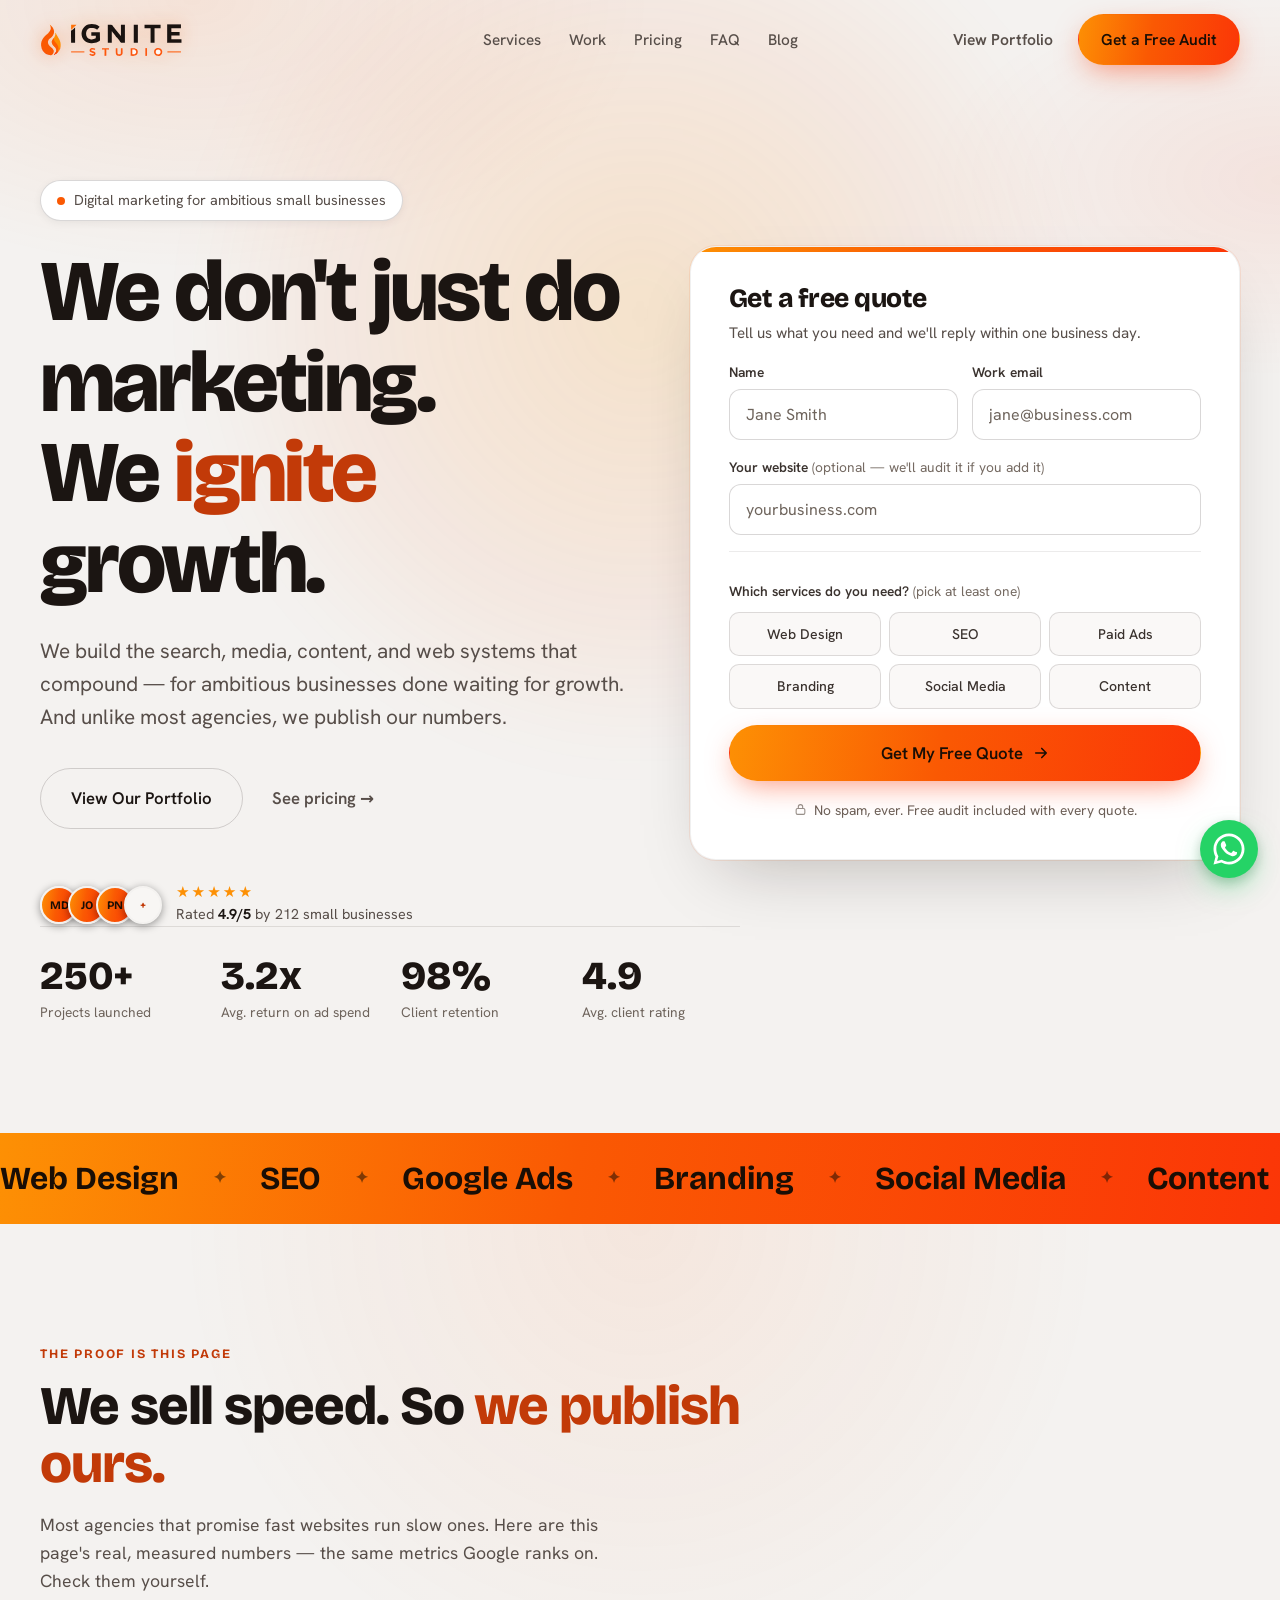
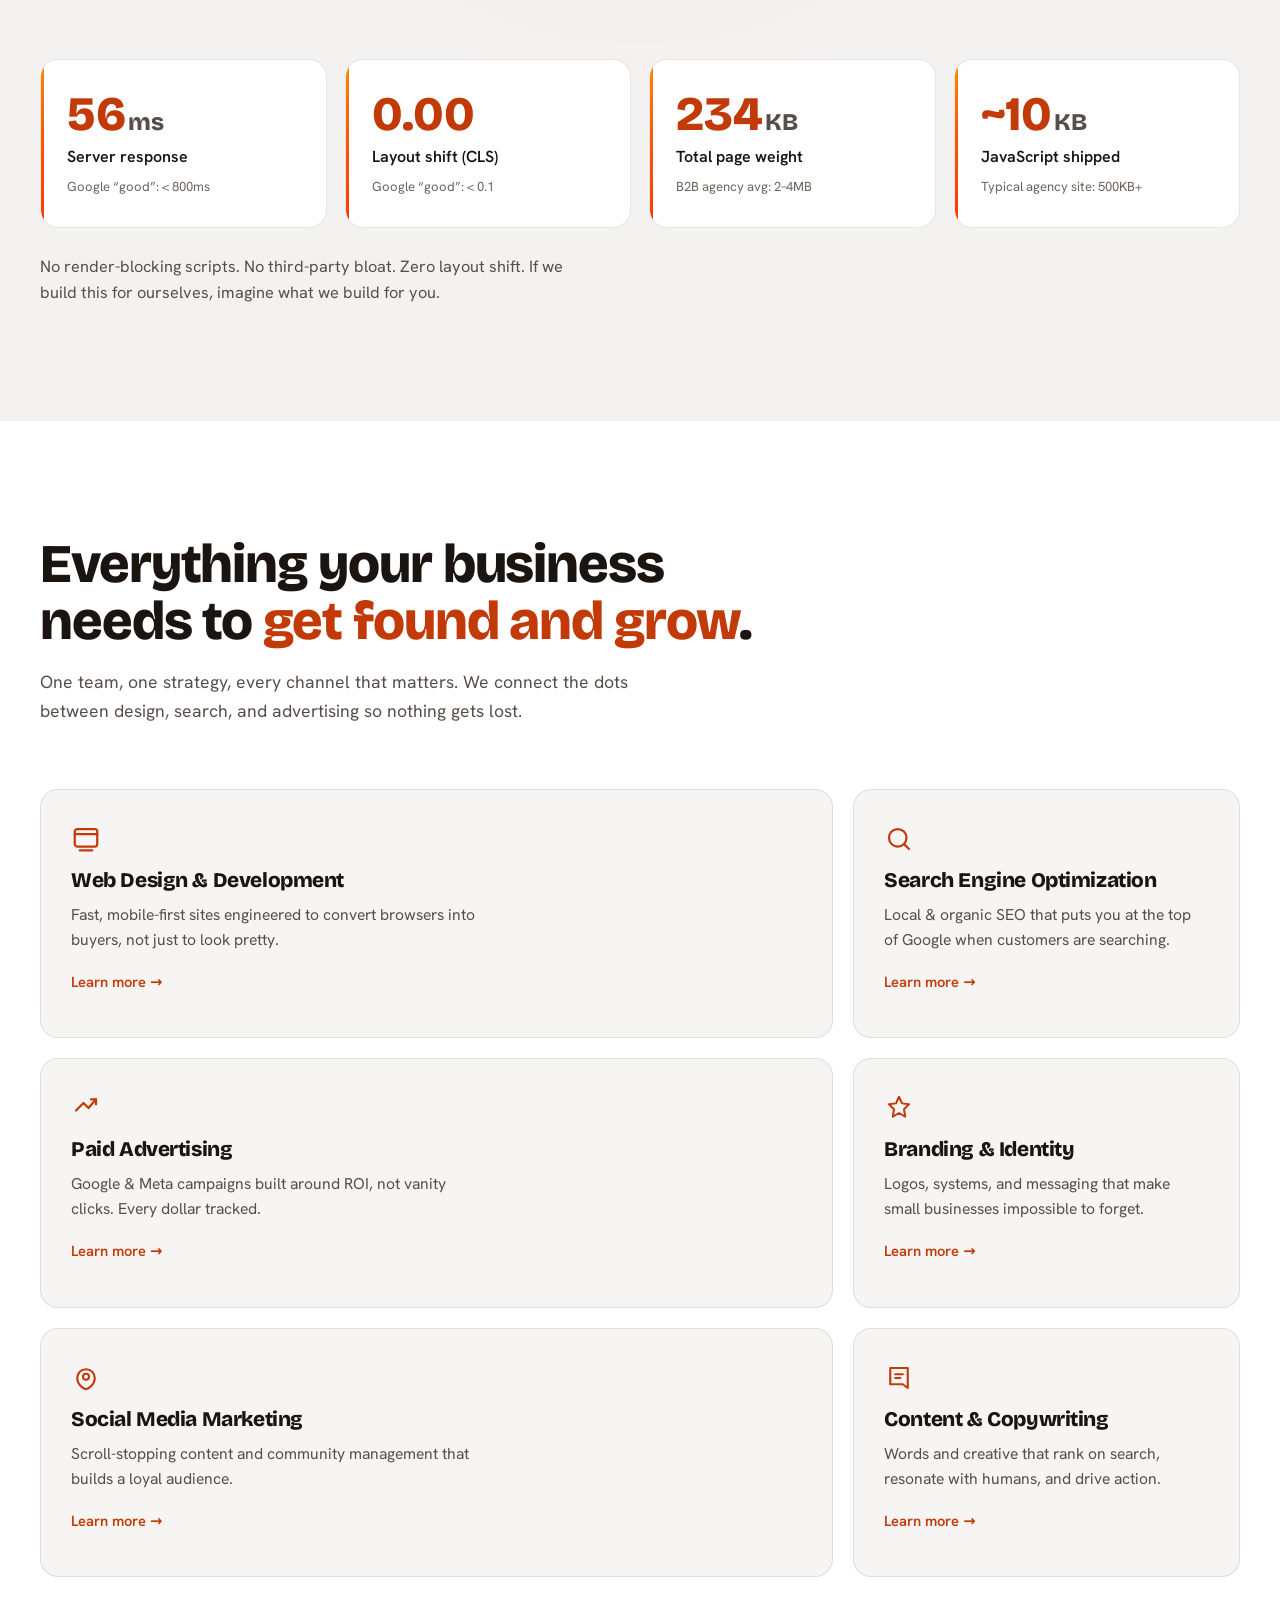
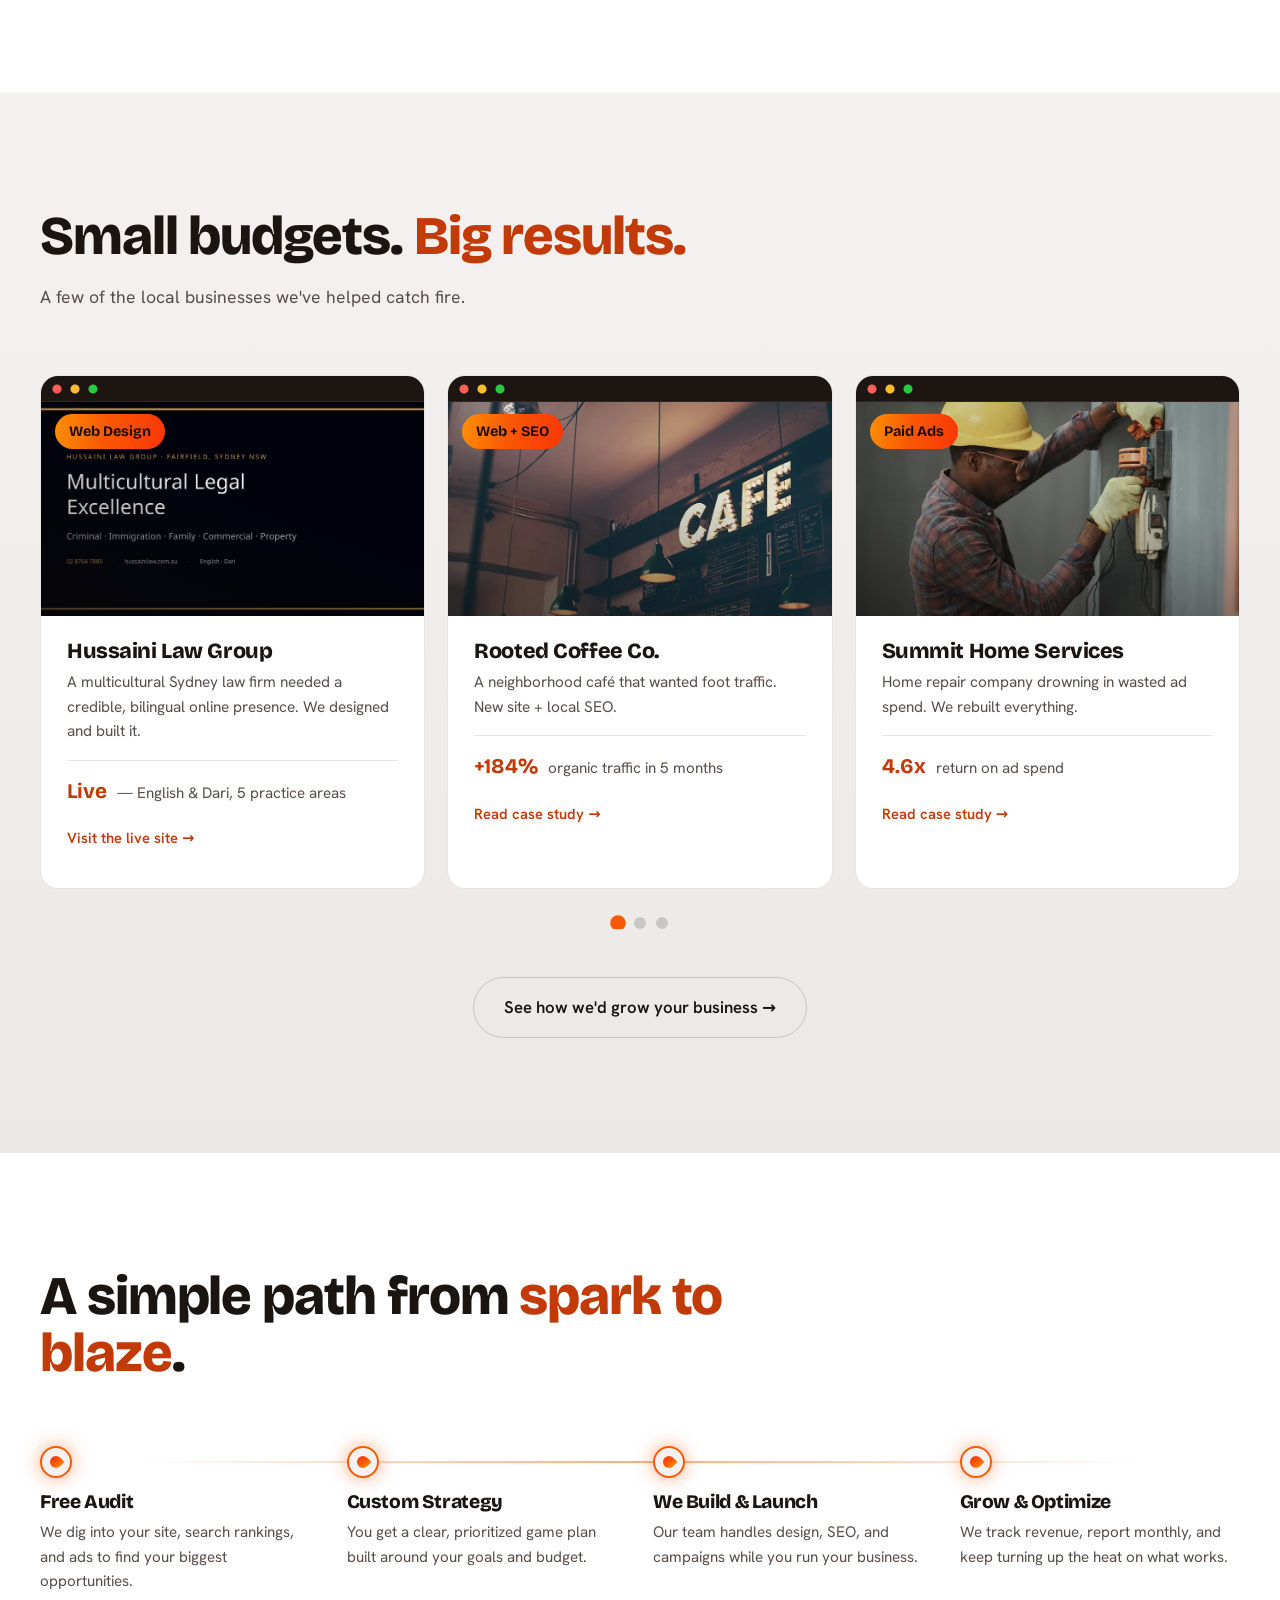
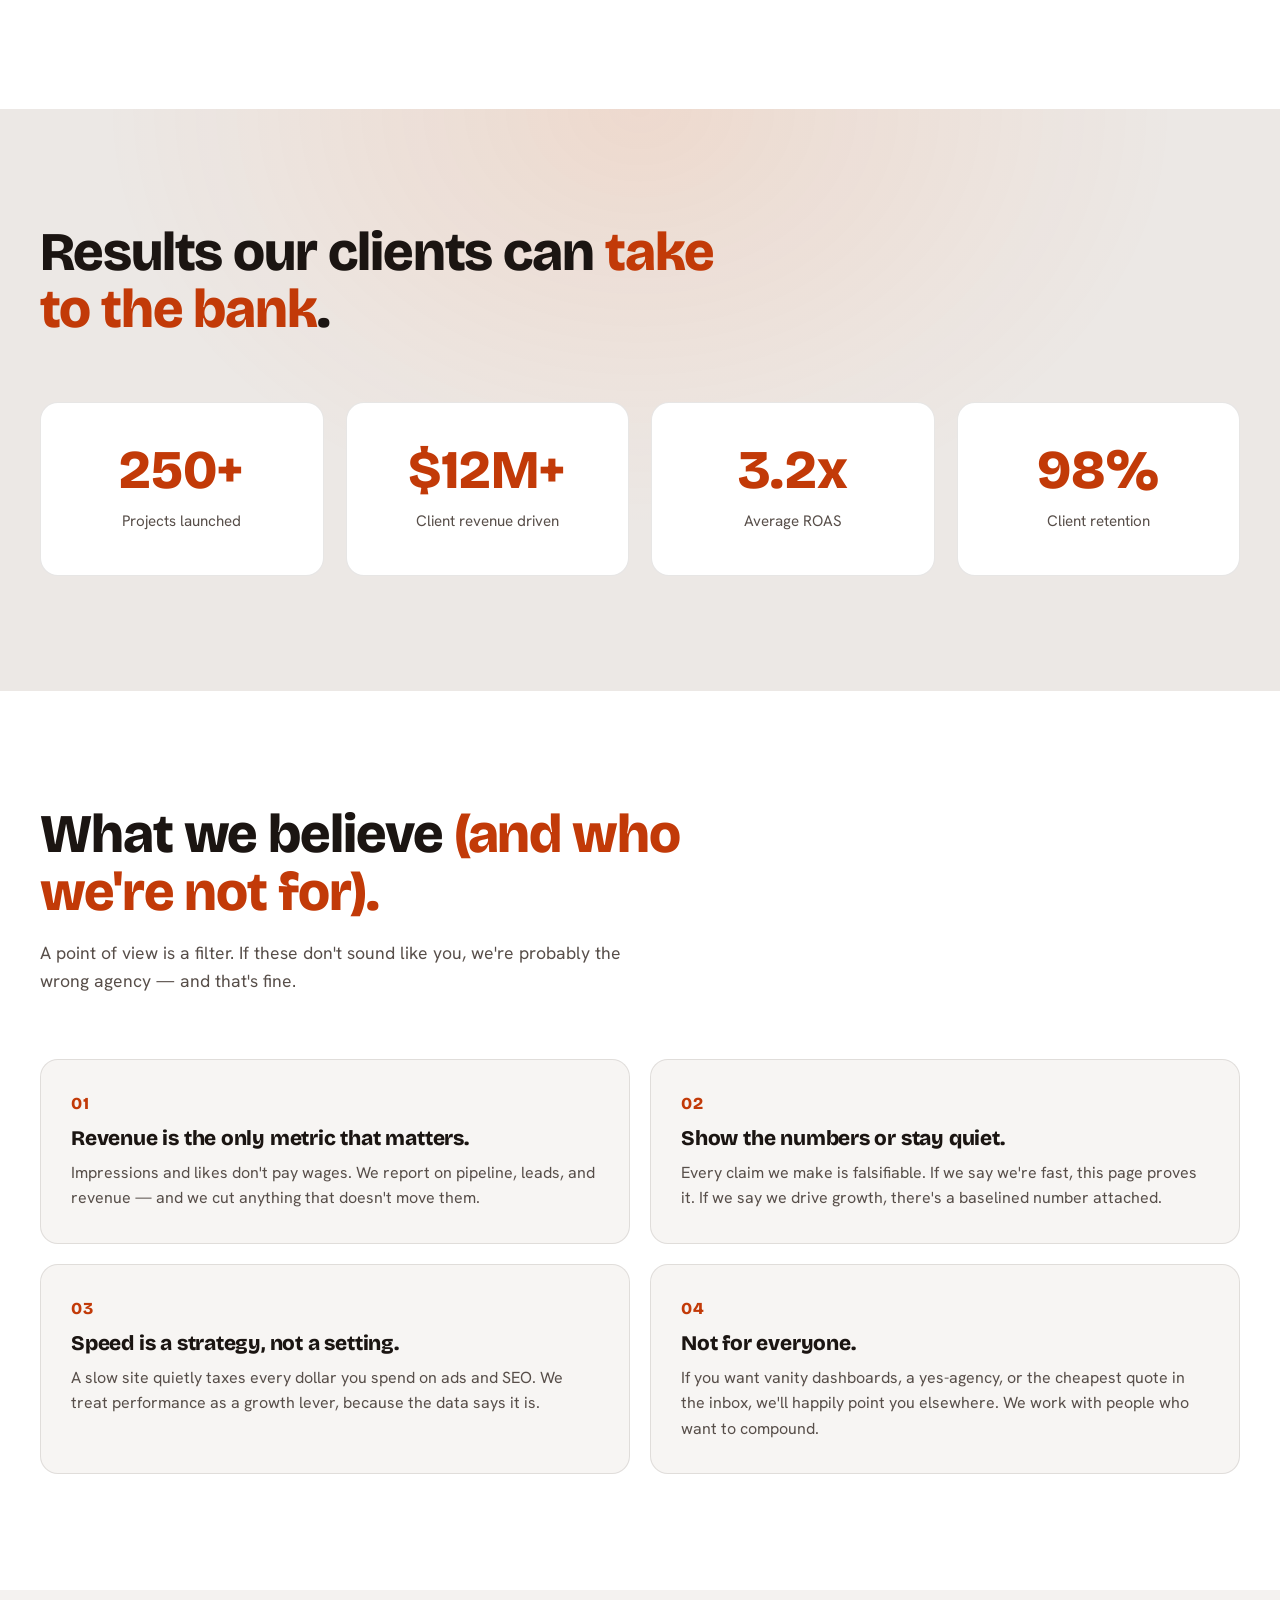
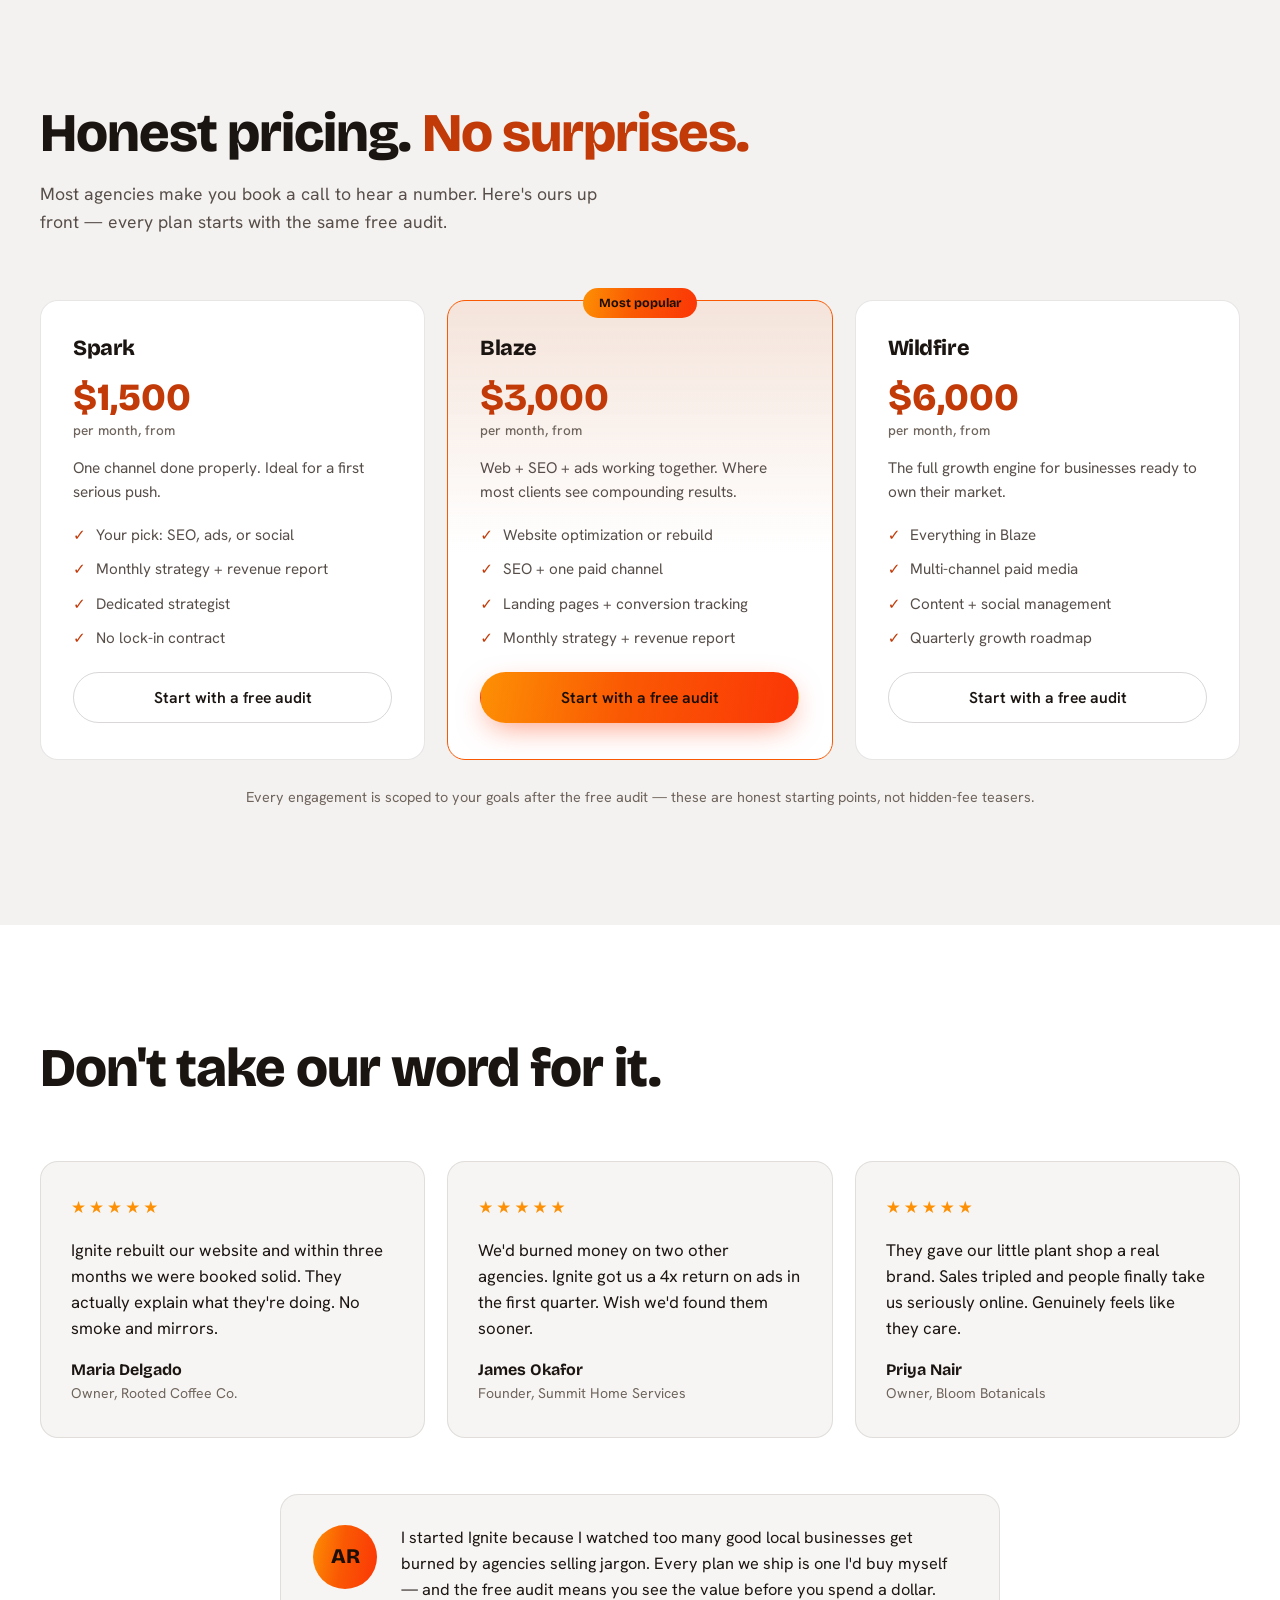
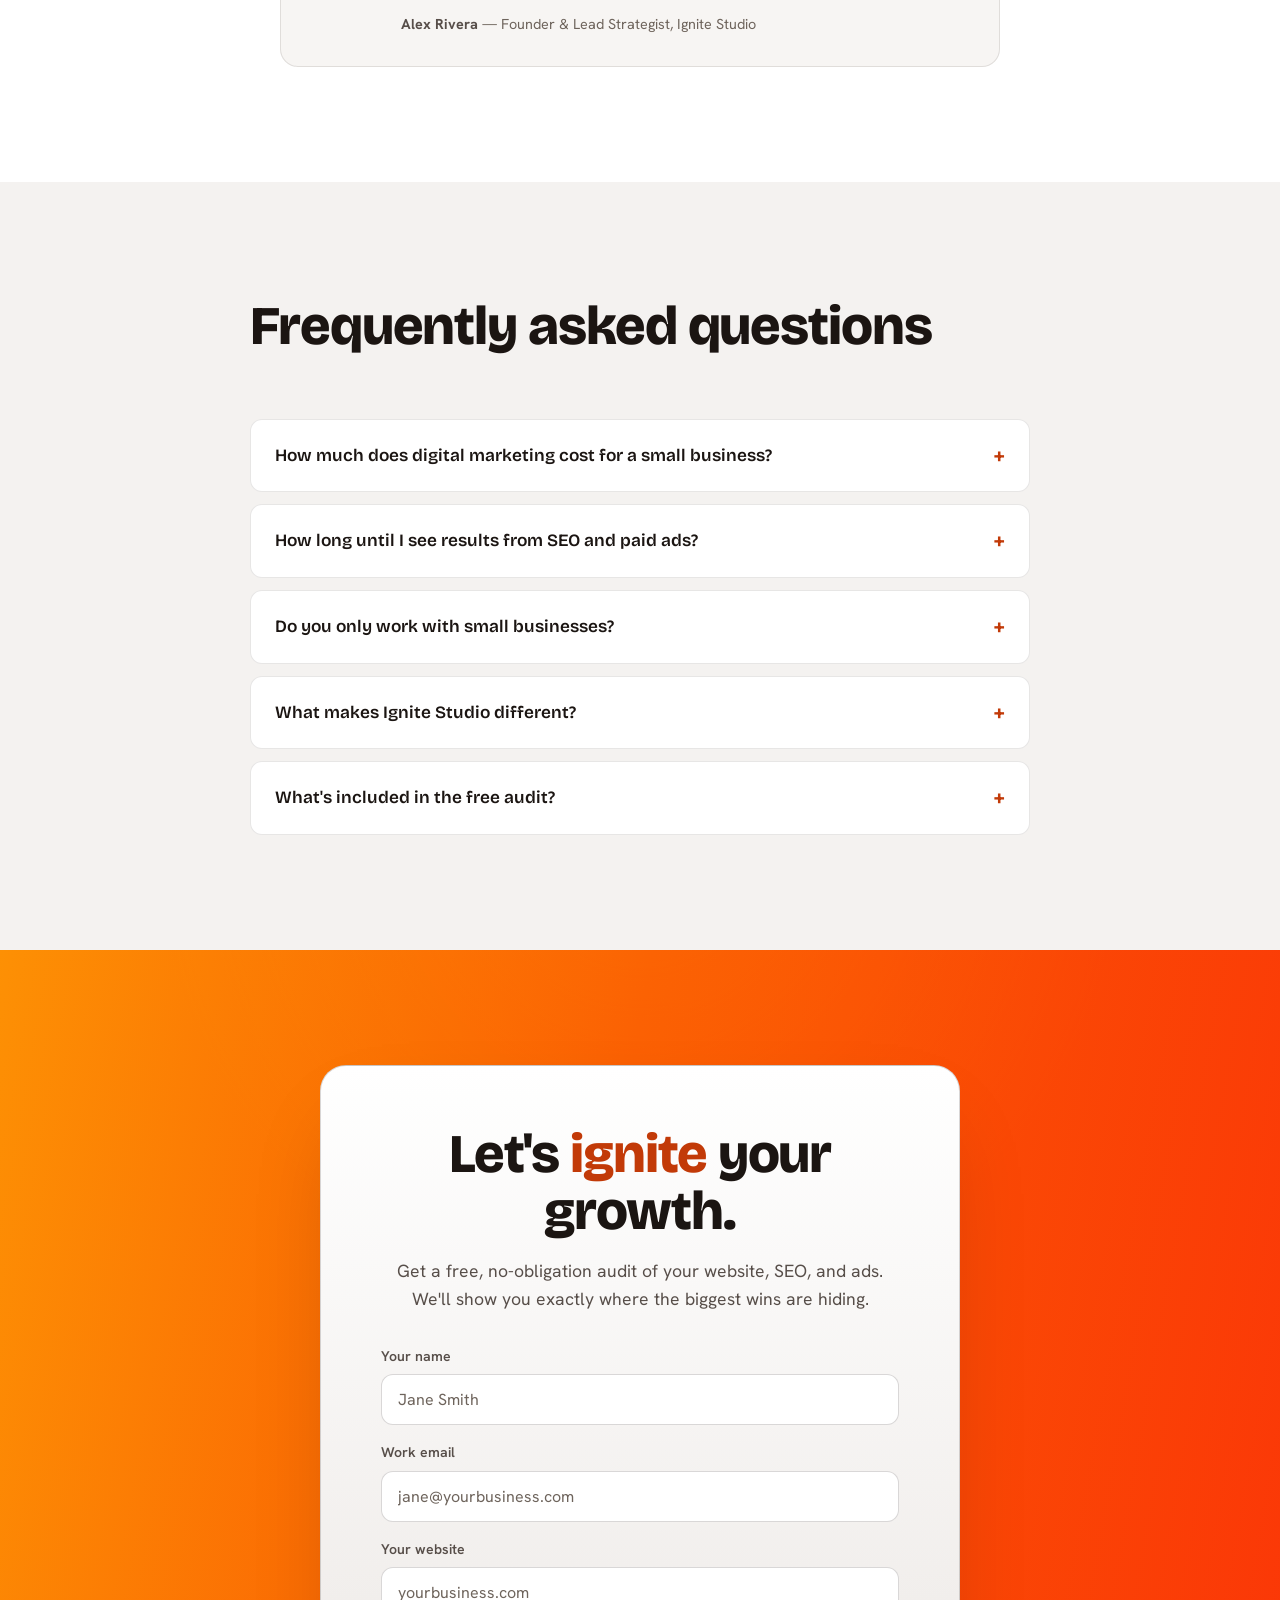
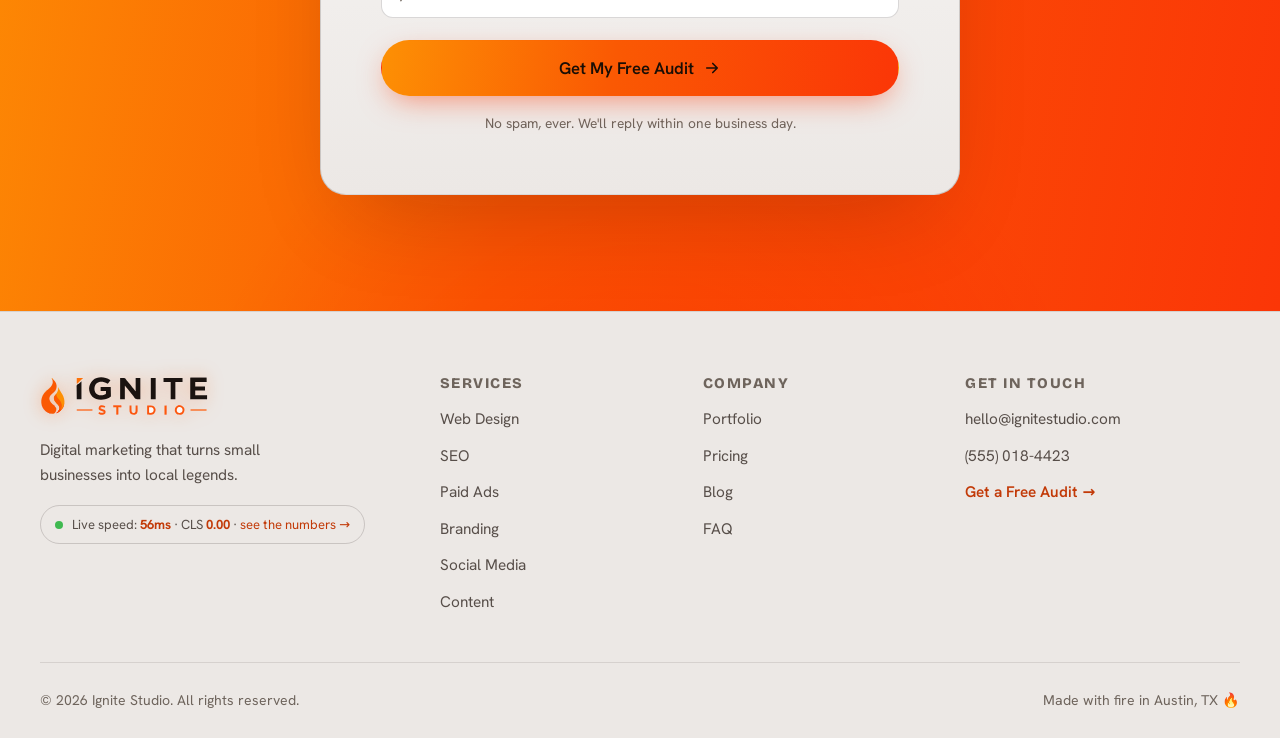
<file: index.html>
<!doctype html>
<html lang="en" dir="ltr">
<head>
  <meta charset="utf-8" />
  <meta name="viewport" content="width=device-width, initial-scale=1, viewport-fit=cover" />
  <meta name="theme-color" content="#F4F2F0" />

  <!-- ============ PRIMARY SEO ============ -->
  <title>Ignite Studio — Digital Marketing & Web Design for Small Businesses</title>
  <meta name="description" content="Ignite Studio is a results-driven digital marketing agency helping small businesses grow with high-converting web design, SEO, paid ads, branding, and social media. Get a free audit today." />
  <meta name="keywords" content="digital marketing agency, web design for small business, SEO services, small business marketing, paid advertising, branding agency, social media marketing, free website audit" />
  <meta name="author" content="Ignite Studio" />
  <meta name="robots" content="index, follow, max-image-preview:large, max-snippet:-1" />
  <link rel="canonical" href="https://ignitestudio.com/" />

  <!-- ============ OPEN GRAPH ============ -->
  <meta property="og:type" content="website" />
  <meta property="og:site_name" content="Ignite Studio" />
  <meta property="og:title" content="Ignite Studio — Digital Marketing That Grows Small Businesses" />
  <meta property="og:description" content="High-converting web design, SEO, and paid ads for small businesses. Get your free growth audit." />
  <meta property="og:url" content="https://ignitestudio.com/" />
  <meta property="og:image" content="https://ignitestudio.com/og-image.jpg" />
  <meta property="og:image:width" content="1200" />
  <meta property="og:image:height" content="630" />
  <meta property="og:image:alt" content="Ignite Studio — digital marketing for small businesses" />
  <meta property="og:locale" content="en_US" />

  <!-- ============ TWITTER ============ -->
  <meta name="twitter:card" content="summary_large_image" />
  <meta name="twitter:title" content="Ignite Studio — Digital Marketing for Small Businesses" />
  <meta name="twitter:description" content="High-converting web design, SEO, and paid ads for small businesses. Get your free growth audit." />
  <meta name="twitter:image" content="https://ignitestudio.com/og-image.jpg" />

  <!-- ============ ICONS / MANIFEST ============ -->
  <link rel="icon" href="favicon.svg" type="image/svg+xml" />
  <link rel="icon" href="favicon-32.png" sizes="32x32" type="image/png" />
  <link rel="apple-touch-icon" href="apple-touch-icon.png" />
  <link rel="manifest" href="site.webmanifest" />

  <!-- ============ FONTS (self-hosted, no third-party blocking request) ============ -->
  <link rel="preload" href="assets/fonts/bricolage-grotesque-var.woff2" as="font" type="font/woff2" crossorigin />
  <link rel="preload" href="assets/fonts/hanken-grotesk-var.woff2" as="font" type="font/woff2" crossorigin />

  <link rel="stylesheet" href="css/styles.css?v=28" />

  <!-- ============ STRUCTURED DATA: ORGANIZATION / LOCALBUSINESS ============ -->
  <script type="application/ld+json">
  {
    "@context": "https://schema.org",
    "@type": ["Organization", "ProfessionalService"],
    "name": "Ignite Studio",
    "description": "Digital marketing agency specializing in web design, SEO, paid advertising, branding, and social media for small businesses.",
    "url": "https://ignitestudio.com/",
    "logo": "https://ignitestudio.com/icon-512.png",
    "image": "https://ignitestudio.com/og-image.jpg",
    "email": "hello@ignitestudio.com",
    "telephone": "+1-555-018-4423",
    "priceRange": "$$",
    "areaServed": { "@type": "State", "name": "Texas" },
    "slogan": "We turn small businesses into local legends.",
    "address": {
      "@type": "PostalAddress",
      "streetAddress": "24 Kindling Lane, Suite 300",
      "addressLocality": "Austin",
      "addressRegion": "TX",
      "postalCode": "78701",
      "addressCountry": "US"
    },
    "sameAs": [
      "https://www.instagram.com/ignitestudio",
      "https://www.linkedin.com/company/ignitestudio",
      "https://twitter.com/ignitestudio"
    ],
    "hasOfferCatalog": {
      "@type": "OfferCatalog",
      "name": "Ignite Studio Services",
      "itemListElement": [
        { "@type": "Offer", "itemOffered": { "@type": "Service", "name": "Web Design & Development", "description": "High-converting, fast, mobile-first websites built to turn visitors into customers." } },
        { "@type": "Offer", "itemOffered": { "@type": "Service", "name": "Search Engine Optimization (SEO)", "description": "Local and organic SEO that gets small businesses found on Google." } },
        { "@type": "Offer", "itemOffered": { "@type": "Service", "name": "Paid Advertising", "description": "Google and Meta ad campaigns engineered for measurable ROI." } },
        { "@type": "Offer", "itemOffered": { "@type": "Service", "name": "Branding & Identity", "description": "Memorable logos, brand systems, and messaging that stand out." } },
        { "@type": "Offer", "itemOffered": { "@type": "Service", "name": "Social Media Marketing", "description": "Content and community management that builds a loyal audience." } },
        { "@type": "Offer", "itemOffered": { "@type": "Service", "name": "Content & Copywriting", "description": "Words and creative that rank, resonate, and convert." } }
      ]
    }
  }
  </script>

  <!-- ============ STRUCTURED DATA: FAQ (for AEO / AI answer engines) ============ -->
  <script type="application/ld+json">
  {
    "@context": "https://schema.org",
    "@type": "FAQPage",
    "mainEntity": [
      {
        "@type": "Question",
        "name": "How much does digital marketing cost for a small business?",
        "acceptedAnswer": { "@type": "Answer", "text": "We build custom plans around your goals and budget. Most small-business clients invest between $1,500 and $6,000 per month across web, SEO, and ads. Every relationship starts with a free audit, so you know exactly what will move the needle before spending a dollar." }
      },
      {
        "@type": "Question",
        "name": "How long until I see results from SEO and paid ads?",
        "acceptedAnswer": { "@type": "Answer", "text": "Paid advertising can drive qualified traffic within days of launch. SEO is a compounding investment that typically shows meaningful movement in 3 to 6 months. We report progress every month so you always see what's working." }
      },
      {
        "@type": "Question",
        "name": "Do you only work with small businesses?",
        "acceptedAnswer": { "@type": "Answer", "text": "Small and local businesses are our specialty. We understand tight budgets, lean teams, and the need for results you can feel in revenue. Our strategies are built for real growth, not vanity metrics." }
      },
      {
        "@type": "Question",
        "name": "What makes Ignite Studio different?",
        "acceptedAnswer": { "@type": "Answer", "text": "We combine design, SEO, and paid media under one roof, report on revenue rather than clicks, and give every client a dedicated strategist. No long lock-in contracts and no jargon. Just measurable growth." }
      },
      {
        "@type": "Question",
        "name": "What's included in the free audit?",
        "acceptedAnswer": { "@type": "Answer", "text": "Your free audit reviews your website performance, SEO health, ad accounts, and competitor positioning. You'll get a prioritized action plan showing the highest-impact opportunities to grow, with zero obligation." }
      }
    ]
  }
  </script>

  <!-- ============ STRUCTURED DATA: WEBSITE ============ -->
  <script type="application/ld+json">
  {
    "@context": "https://schema.org",
    "@type": "WebSite",
    "name": "Ignite Studio",
    "url": "https://ignitestudio.com/",
    "potentialAction": {
      "@type": "SearchAction",
      "target": "https://ignitestudio.com/?s={search_term_string}",
      "query-input": "required name=search_term_string"
    }
  }
  </script>
</head>

<body>
  <a class="skip-link" href="#main">Skip to content</a>

  <!-- ================= HEADER / NAV ================= -->
  <header class="site-header" id="siteHeader" data-reveal-instant>
    <nav class="nav" aria-label="Primary">
      <a class="brand" href="#top" aria-label="Ignite Studio home">
        <img class="brand-logo" src="assets/logo-nav.svg?v=10" alt="Ignite Studio" width="143" height="34" fetchpriority="high" />
      </a>

      <ul class="nav-links" id="navLinks">
        <li><a href="#services">Services</a></li>
        <li><a href="#work">Work</a></li>
        <li><a href="#pricing">Pricing</a></li>
        <li><a href="#faq">FAQ</a></li>
        <li><a href="blog.html">Blog</a></li>
      </ul>

      <div class="nav-actions">
        <a class="btn btn-ghost" href="#work">View Portfolio</a>
        <a class="btn btn-primary magnetic" href="#audit" data-cta="nav">
          <span>Get a Free Audit</span>
        </a>
      </div>

      <button class="nav-toggle" id="navToggle" aria-label="Open menu" aria-expanded="false" aria-controls="navLinks">
        <span></span><span></span><span></span>
      </button>
    </nav>
  </header>

  <main id="main">
    <span id="top"></span>

    <!-- ================= HERO ================= -->
    <section class="hero spotlight" aria-labelledby="hero-title">
      <canvas class="ember-canvas" id="emberCanvas" aria-hidden="true"></canvas>
      <div class="hero-glow" aria-hidden="true"></div>

      <div class="container hero-inner">
        <div class="hero-grid">
          <div class="hero-copy">
            <p class="eyebrow reveal" data-reveal>
              <span class="pulse-dot" aria-hidden="true"></span>
              <span data-cms="hero.eyebrow">Digital marketing for ambitious small businesses</span>
            </p>

            <h1 class="hero-title" id="hero-title">
              <span class="line reveal" data-reveal data-cms="hero.title_line1">We don't just do marketing.</span>
              <span class="line reveal" data-reveal data-delay="80"><span data-cms="hero.title_line2_pre">We </span><span class="fire-text" data-cms="hero.title_line2_accent">ignite</span><span data-cms="hero.title_line2_post"> growth.</span></span>
            </h1>

            <p class="hero-sub reveal" data-reveal data-delay="160" data-cms="hero.sub">
              We build the search, media, content, and web systems that compound — for
              ambitious businesses done waiting for growth. And unlike most agencies,
              we publish our numbers.
            </p>

            <div class="hero-cta reveal" data-reveal data-delay="240">
              <a class="btn btn-outline btn-lg" href="#work">
                <span data-cms="hero.cta_primary">View Our Portfolio</span>
              </a>
              <a class="btn btn-ghost btn-lg" href="#pricing" data-cms="hero.cta_secondary">See pricing →</a>
            </div>

            <div class="trust-badge reveal" data-reveal data-delay="300">
              <div class="tb-avatars" aria-hidden="true">
                <span>MD</span>
                <span>JO</span>
                <span>PN</span>
                <span class="tb-more">+</span>
              </div>
              <div class="tb-text">
                <div class="tb-stars" aria-hidden="true">★★★★★</div>
                <p>Rated <strong data-cms="trust_badge.rating">4.9/5</strong> <span data-cms="trust_badge.text_post">by 212 small businesses</span></p>
              </div>
            </div>
          </div>

          <div class="hero-form-wrap reveal" data-reveal data-delay="200">
            <form class="quote-form" id="quoteForm" novalidate aria-labelledby="quote-title">
              <h2 class="quote-title" id="quote-title">Get a free quote</h2>
              <p class="quote-sub">Tell us what you need and we'll reply within one business day.</p>

              <div class="quote-row">
                <div class="field">
                  <label for="q-name">Name</label>
                  <input type="text" id="q-name" name="name" autocomplete="name" required placeholder="Jane Smith" />
                </div>
                <div class="field">
                  <label for="q-email">Work email</label>
                  <input type="email" id="q-email" name="email" autocomplete="email" required placeholder="jane@business.com" />
                </div>
              </div>

              <div class="field">
                <label for="q-website">Your website <span class="field-hint">(optional — we'll audit it if you add it)</span></label>
                <input type="text" id="q-website" name="website" inputmode="url" autocomplete="url" placeholder="yourbusiness.com" />
              </div>

              <fieldset class="chips-field">
                <legend>Which services do you need? <span class="field-hint">(pick at least one)</span></legend>
                <div class="chips">
                  <span class="chip"><input type="checkbox" id="s-web" name="services" value="Web Design" /><label for="s-web">Web Design</label></span>
                  <span class="chip"><input type="checkbox" id="s-seo" name="services" value="SEO" /><label for="s-seo">SEO</label></span>
                  <span class="chip"><input type="checkbox" id="s-ads" name="services" value="Paid Ads" /><label for="s-ads">Paid Ads</label></span>
                  <span class="chip"><input type="checkbox" id="s-brand" name="services" value="Branding" /><label for="s-brand">Branding</label></span>
                  <span class="chip"><input type="checkbox" id="s-social" name="services" value="Social Media" /><label for="s-social">Social Media</label></span>
                  <span class="chip"><input type="checkbox" id="s-content" name="services" value="Content" /><label for="s-content">Content</label></span>
                </div>
              </fieldset>

              <button type="submit" class="btn btn-primary btn-lg btn-block magnetic" data-cta="hero-quote">
                <span>Get My Free Quote</span>
                <svg width="18" height="18" viewBox="0 0 24 24" fill="none" aria-hidden="true"><path d="M5 12h14M13 6l6 6-6 6" stroke="currentColor" stroke-width="2.2" stroke-linecap="round" stroke-linejoin="round"/></svg>
              </button>
              <p class="form-note" id="quoteNote" role="status"><svg width="13" height="13" viewBox="0 0 24 24" fill="none" aria-hidden="true"><rect x="4" y="10" width="16" height="11" rx="2.5" stroke="#756A62" stroke-width="2"/><path d="M8 10V7a4 4 0 0 1 8 0v3" stroke="#756A62" stroke-width="2"/></svg><span id="quoteNoteText">No spam, ever. Free audit included with every quote.</span></p>

              <div class="quote-success" id="quoteSuccess" aria-live="polite">
                <div class="success-icon">
                  <svg viewBox="0 0 24 24" fill="none" aria-hidden="true"><path d="M5 13l4 4L19 7" stroke="#1A0E05" stroke-width="2.8" stroke-linecap="round" stroke-linejoin="round"/></svg>
                </div>
                <h3 id="successHeading">You're all set!</h3>
                <p id="successMsg">We'll prepare your custom quote and reply within one business day.</p>
                <button type="button" class="btn-again" id="quoteAgain">Submit another quote <svg width="14" height="14" viewBox="0 0 24 24" fill="none" aria-hidden="true"><path d="M1 4v6h6M23 20v-6h-6" stroke="currentColor" stroke-width="2.4" stroke-linecap="round" stroke-linejoin="round"/><path d="M20.49 9A9 9 0 005.64 5.64L1 10m22 4l-4.64 4.36A9 9 0 013.51 15" stroke="currentColor" stroke-width="2.4" stroke-linecap="round" stroke-linejoin="round"/></svg></button>
              </div>
            </form>
          </div>
        </div>

        <ul class="hero-trust reveal" data-reveal data-delay="320" aria-label="Proof points">
          <li><strong data-count="250" data-suffix="+">0</strong><span>Projects launched</span></li>
          <li><strong data-count="3.2" data-suffix="x" data-decimals="1">0</strong><span>Avg. return on ad spend</span></li>
          <li><strong data-count="98" data-suffix="%">0</strong><span>Client retention</span></li>
          <li><strong data-count="4.9" data-decimals="1">0</strong><span>Avg. client rating</span></li>
        </ul>
      </div>
    </section>

    <!-- ================= MARQUEE ================= -->
    <section class="marquee-wrap" aria-label="What we do">
      <div class="marquee" aria-hidden="true">
        <div class="marquee-track">
          <span>Web Design</span><span class="dot">✦</span>
          <span>SEO</span><span class="dot">✦</span>
          <span>Google Ads</span><span class="dot">✦</span>
          <span>Branding</span><span class="dot">✦</span>
          <span>Social Media</span><span class="dot">✦</span>
          <span>Content</span><span class="dot">✦</span>
          <span>Web Design</span><span class="dot">✦</span>
          <span>SEO</span><span class="dot">✦</span>
          <span>Google Ads</span><span class="dot">✦</span>
          <span>Branding</span><span class="dot">✦</span>
          <span>Social Media</span><span class="dot">✦</span>
          <span>Content</span><span class="dot">✦</span>
        </div>
      </div>
    </section>

    <!-- ================= SCORECARD (we publish the numbers) ================= -->
    <section class="section scorecard-section" id="scorecard" aria-labelledby="scorecard-title">
      <div class="container">
        <div class="section-head reveal" data-reveal>
          <p class="scorecard-kicker">The proof is this page</p>
          <h2 class="section-title" id="scorecard-title">We sell speed. So <span class="fire-text">we publish ours.</span></h2>
          <p class="section-lead">Most agencies that promise fast websites run slow ones. Here are this page's real, measured numbers — the same metrics Google ranks on. Check them yourself.</p>
        </div>
        <div class="scorecard-grid reveal" data-reveal>
          <div class="score-tile">
            <strong>56<span class="unit">ms</span></strong>
            <span class="score-label">Server response</span>
            <span class="score-note">Google “good”: &lt; 800ms</span>
          </div>
          <div class="score-tile">
            <strong>0.00</strong>
            <span class="score-label">Layout shift (CLS)</span>
            <span class="score-note">Google “good”: &lt; 0.1</span>
          </div>
          <div class="score-tile">
            <strong>234<span class="unit">KB</span></strong>
            <span class="score-label">Total page weight</span>
            <span class="score-note">B2B agency avg: 2–4MB</span>
          </div>
          <div class="score-tile">
            <strong>~10<span class="unit">KB</span></strong>
            <span class="score-label">JavaScript shipped</span>
            <span class="score-note">Typical agency site: 500KB+</span>
          </div>
        </div>
        <p class="scorecard-foot reveal" data-reveal>No render-blocking scripts. No third-party bloat. Zero layout shift. If we build this for ourselves, imagine what we build for you.</p>
      </div>
    </section>

    <!-- ================= SERVICES ================= -->
    <section class="section section--light" id="services" aria-labelledby="services-title">
      <div class="container">
        <header class="section-head reveal" data-reveal>
          <h2 class="section-title" id="services-title" data-cms-heading="section_services">Everything your business needs to <span class="fire-text">get found and grow</span>.</h2>
          <p class="section-lead">One team, one strategy, every channel that matters. We connect the dots between design, search, and advertising so nothing gets lost.</p>
        </header>

        <div class="bento" role="list">
          <article class="card spotlight" role="listitem" data-reveal>
            <div class="card-icon">
              <svg viewBox="0 0 24 24" width="26" height="26" fill="none" aria-hidden="true"><rect x="3" y="4" width="18" height="14" rx="2" stroke="currentColor" stroke-width="1.8"/><path d="M3 8h18M7 21h10" stroke="currentColor" stroke-width="1.8" stroke-linecap="round"/></svg>
            </div>
            <h3>Web Design &amp; Development</h3>
            <p>Fast, mobile-first sites engineered to convert browsers into buyers, not just to look pretty.</p>
            <a class="card-link" href="web-design.html">Learn more &rarr;</a>
          </article>

          <article class="card spotlight" role="listitem" data-reveal data-delay="60">
            <div class="card-icon">
              <svg viewBox="0 0 24 24" width="26" height="26" fill="none" aria-hidden="true"><circle cx="11" cy="11" r="7" stroke="currentColor" stroke-width="1.8"/><path d="M20 20l-3.5-3.5" stroke="currentColor" stroke-width="1.8" stroke-linecap="round"/></svg>
            </div>
            <h3>Search Engine Optimization</h3>
            <p>Local &amp; organic SEO that puts you at the top of Google when customers are searching.</p>
            <a class="card-link" href="seo.html">Learn more &rarr;</a>
          </article>

          <article class="card spotlight" role="listitem" data-reveal data-delay="120">
            <div class="card-icon">
              <svg viewBox="0 0 24 24" width="26" height="26" fill="none" aria-hidden="true"><path d="M4 14l6-6 4 4 6-7" stroke="currentColor" stroke-width="1.8" stroke-linecap="round" stroke-linejoin="round"/><path d="M20 5h-4M20 5v4" stroke="currentColor" stroke-width="1.8" stroke-linecap="round"/></svg>
            </div>
            <h3>Paid Advertising</h3>
            <p>Google &amp; Meta campaigns built around ROI, not vanity clicks. Every dollar tracked.</p>
            <a class="card-link" href="paid-ads.html">Learn more &rarr;</a>
          </article>

          <article class="card spotlight" role="listitem" data-reveal data-delay="60">
            <div class="card-icon">
              <svg viewBox="0 0 24 24" width="26" height="26" fill="none" aria-hidden="true"><path d="M12 3l2.4 5.3L20 9l-4 4 1 6-5-3-5 3 1-6-4-4 5.6-.7z" stroke="currentColor" stroke-width="1.6" stroke-linejoin="round"/></svg>
            </div>
            <h3>Branding &amp; Identity</h3>
            <p>Logos, systems, and messaging that make small businesses impossible to forget.</p>
            <a class="card-link" href="branding.html">Learn more &rarr;</a>
          </article>

          <article class="card spotlight" role="listitem" data-reveal data-delay="120">
            <div class="card-icon">
              <svg viewBox="0 0 24 24" width="26" height="26" fill="none" aria-hidden="true"><path d="M5 12a7 7 0 0114 0c0 5-4 8-7 9-3-1-7-4-7-9z" stroke="currentColor" stroke-width="1.7" stroke-linejoin="round"/><circle cx="12" cy="11" r="2.4" stroke="currentColor" stroke-width="1.7"/></svg>
            </div>
            <h3>Social Media Marketing</h3>
            <p>Scroll-stopping content and community management that builds a loyal audience.</p>
            <a class="card-link" href="social-media.html">Learn more &rarr;</a>
          </article>

          <article class="card spotlight" role="listitem" data-reveal data-delay="180">
            <div class="card-icon">
              <svg viewBox="0 0 24 24" width="26" height="26" fill="none" aria-hidden="true"><path d="M5 4h14v16l-4-3H5z" stroke="currentColor" stroke-width="1.7" stroke-linejoin="round"/><path d="M9 9h6M9 12h4" stroke="currentColor" stroke-width="1.7" stroke-linecap="round"/></svg>
            </div>
            <h3>Content &amp; Copywriting</h3>
            <p>Words and creative that rank on search, resonate with humans, and drive action.</p>
            <a class="card-link" href="content.html">Learn more &rarr;</a>
          </article>
        </div>
      </div>
    </section>

    <!-- ================= WORK / PORTFOLIO ================= -->
    <section class="section section-alt" id="work" aria-labelledby="work-title">
      <div class="container">
        <header class="section-head reveal" data-reveal>
          <h2 class="section-title" id="work-title" data-cms-heading="section_work">Small budgets. <span class="fire-text">Big results.</span></h2>
          <p class="section-lead">A few of the local businesses we've helped catch fire.</p>
        </header>

        <div class="work-carousel">
          <div class="work-track">
            <article class="work-card">
              <div class="work-media">
                <img src="assets/work-hussainilaw.webp" alt="Hussaini Law Group — multicultural legal practice website" loading="lazy" decoding="async" width="900" height="563" />
                <span class="work-tag">Web Design</span>
              </div>
              <div class="work-body">
                <h3>Hussaini Law Group</h3>
                <p>A multicultural Sydney law firm needed a credible, bilingual online presence. We designed and built it.</p>
                <div class="work-metric"><strong>Live</strong> — English &amp; Dari, 5 practice areas</div>
                <a class="card-link" href="https://hussainilaw.com.au" target="_blank" rel="noopener">Visit the live site →</a>
              </div>
            </article>

            <article class="work-card">
              <div class="work-media">
                <img src="assets/work-cafe.webp" alt="Glowing marquee CAFE sign above a neighborhood coffee bar" loading="lazy" decoding="async" width="900" height="563" />
                <span class="work-tag">Web + SEO</span>
              </div>
              <div class="work-body">
                <h3>Rooted Coffee Co.</h3>
                <p>A neighborhood café that wanted foot traffic. New site + local SEO.</p>
                <div class="work-metric"><strong>+184%</strong> organic traffic in 5 months</div>
                <a class="card-link" href="case-rooted-coffee.html">Read case study →</a>
              </div>
            </article>

            <article class="work-card">
              <div class="work-media">
                <img src="assets/work-contractor.webp" alt="Tradesperson in a hard hat wiring an electrical panel on a job site" loading="lazy" decoding="async" width="900" height="563" />
                <span class="work-tag">Paid Ads</span>
              </div>
              <div class="work-body">
                <h3>Summit Home Services</h3>
                <p>Home repair company drowning in wasted ad spend. We rebuilt everything.</p>
                <div class="work-metric"><strong>4.6x</strong> return on ad spend</div>
                <a class="card-link" href="case-summit-home.html">Read case study →</a>
              </div>
            </article>

            <article class="work-card">
              <div class="work-media">
                <img src="assets/work-plants.webp" alt="Hands potting seedlings with fresh soil and a scoop at a plant shop" loading="lazy" decoding="async" width="900" height="563" />
                <span class="work-tag">Branding + Web</span>
              </div>
              <div class="work-body">
                <h3>Bloom Botanicals</h3>
                <p>A plant shop with no brand identity. Full rebrand + e-commerce launch.</p>
                <div class="work-metric"><strong>+312%</strong> online revenue YoY</div>
                <a class="card-link" href="case-bloom-botanicals.html">Read case study →</a>
              </div>
            </article>

            <article class="work-card">
              <div class="work-media">
                <img src="assets/work-gym.webp" alt="Rows of dumbbells on a rack inside a modern strength gym" loading="lazy" decoding="async" width="900" height="563" />
                <span class="work-tag">Social Media</span>
              </div>
              <div class="work-body">
                <h3>Ironclad Fitness</h3>
                <p>Local gym with zero social presence. We built a community that sells.</p>
                <div class="work-metric"><strong>+2,400</strong> followers in 3 months</div>
              </div>
            </article>
          </div>
          <div class="work-dots"></div>
        </div>

        <div class="section-cta reveal" data-reveal>
          <a class="btn btn-outline btn-lg" href="#audit">See how we'd grow your business →</a>
        </div>
      </div>
    </section>

    <!-- ================= PROCESS ================= -->
    <section class="section section--light" id="process" aria-labelledby="process-title">
      <div class="container">
        <header class="section-head reveal" data-reveal>
          <h2 class="section-title" id="process-title">A simple path from <span class="fire-text">spark to blaze</span>.</h2>
        </header>

        <ol class="steps">
          <li class="step reveal" data-reveal>
            <span class="step-node" aria-hidden="true"><span class="step-flame"></span></span>
            <h3>Free Audit</h3>
            <p>We dig into your site, search rankings, and ads to find your biggest opportunities.</p>
          </li>
          <li class="step reveal" data-reveal data-delay="80">
            <span class="step-node" aria-hidden="true"><span class="step-flame"></span></span>
            <h3>Custom Strategy</h3>
            <p>You get a clear, prioritized game plan built around your goals and budget.</p>
          </li>
          <li class="step reveal" data-reveal data-delay="160">
            <span class="step-node" aria-hidden="true"><span class="step-flame"></span></span>
            <h3>We Build &amp; Launch</h3>
            <p>Our team handles design, SEO, and campaigns while you run your business.</p>
          </li>
          <li class="step reveal" data-reveal data-delay="240">
            <span class="step-node" aria-hidden="true"><span class="step-flame"></span></span>
            <h3>Grow &amp; Optimize</h3>
            <p>We track revenue, report monthly, and keep turning up the heat on what works.</p>
          </li>
        </ol>
      </div>
    </section>

    <!-- ================= RESULTS / STATS ================= -->
    <section class="section stats-section" id="results" aria-labelledby="results-title">
      <div class="container">
        <header class="section-head reveal" data-reveal>
          <h2 class="section-title" id="results-title">Results our clients can <span class="fire-text">take to the bank</span>.</h2>
        </header>

        <div class="stats-grid">
          <div class="stat reveal" data-reveal><strong data-count="250" data-suffix="+">0</strong><span>Projects launched</span></div>
          <div class="stat reveal" data-reveal data-delay="60"><strong data-count="12" data-suffix="M+" data-prefix="$">0</strong><span>Client revenue driven</span></div>
          <div class="stat reveal" data-reveal data-delay="120"><strong data-count="3.2" data-suffix="x" data-decimals="1">0</strong><span>Average ROAS</span></div>
          <div class="stat reveal" data-reveal data-delay="180"><strong data-count="98" data-suffix="%">0</strong><span>Client retention</span></div>
        </div>
      </div>
    </section>

    <!-- ================= WHAT WE BELIEVE (point of view) ================= -->
    <section class="section section--light beliefs-section" id="beliefs" aria-labelledby="beliefs-title">
      <div class="container">
        <div class="section-head reveal" data-reveal>
          <h2 class="section-title" id="beliefs-title">What we believe <span class="fire-text">(and who we're not for).</span></h2>
          <p class="section-lead">A point of view is a filter. If these don't sound like you, we're probably the wrong agency — and that's fine.</p>
        </div>
        <ol class="beliefs-grid">
          <li class="belief reveal" data-reveal>
            <span class="belief-num" aria-hidden="true">01</span>
            <h3>Revenue is the only metric that matters.</h3>
            <p>Impressions and likes don't pay wages. We report on pipeline, leads, and revenue — and we cut anything that doesn't move them.</p>
          </li>
          <li class="belief reveal" data-reveal data-delay="80">
            <span class="belief-num" aria-hidden="true">02</span>
            <h3>Show the numbers or stay quiet.</h3>
            <p>Every claim we make is falsifiable. If we say we're fast, this page proves it. If we say we drive growth, there's a baselined number attached.</p>
          </li>
          <li class="belief reveal" data-reveal data-delay="160">
            <span class="belief-num" aria-hidden="true">03</span>
            <h3>Speed is a strategy, not a setting.</h3>
            <p>A slow site quietly taxes every dollar you spend on ads and SEO. We treat performance as a growth lever, because the data says it is.</p>
          </li>
          <li class="belief reveal" data-reveal data-delay="240">
            <span class="belief-num" aria-hidden="true">04</span>
            <h3>Not for everyone.</h3>
            <p>If you want vanity dashboards, a yes-agency, or the cheapest quote in the inbox, we'll happily point you elsewhere. We work with people who want to compound.</p>
          </li>
        </ol>
      </div>
    </section>

    <!-- ================= PRICING ================= -->
    <section class="section" id="pricing" aria-labelledby="pricing-title">
      <div class="container">
        <header class="section-head reveal" data-reveal>
          <h2 class="section-title" id="pricing-title" data-cms-heading="section_pricing">Honest pricing. <span class="fire-text">No surprises.</span></h2>
          <p class="section-lead">Most agencies make you book a call to hear a number. Here's ours up front — every plan starts with the same free audit.</p>
        </header>

        <div class="pricing-grid">
          <article class="price-card reveal" data-reveal>
            <h3>Spark</h3>
            <div class="price-amount">$1,500<small>per month, from</small></div>
            <p class="price-desc">One channel done properly. Ideal for a first serious push.</p>
            <ul class="price-list">
              <li>Your pick: SEO, ads, or social</li>
              <li>Monthly strategy + revenue report</li>
              <li>Dedicated strategist</li>
              <li>No lock-in contract</li>
            </ul>
            <a class="btn btn-outline" href="#audit">Start with a free audit</a>
          </article>

          <article class="price-card price-card--featured reveal" data-reveal data-delay="80">
            <span class="price-flag">Most popular</span>
            <h3>Blaze</h3>
            <div class="price-amount">$3,000<small>per month, from</small></div>
            <p class="price-desc">Web + SEO + ads working together. Where most clients see compounding results.</p>
            <ul class="price-list">
              <li>Website optimization or rebuild</li>
              <li>SEO + one paid channel</li>
              <li>Landing pages + conversion tracking</li>
              <li>Monthly strategy + revenue report</li>
            </ul>
            <a class="btn btn-primary" href="#audit"><span>Start with a free audit</span></a>
          </article>

          <article class="price-card reveal" data-reveal data-delay="160">
            <h3>Wildfire</h3>
            <div class="price-amount">$6,000<small>per month, from</small></div>
            <p class="price-desc">The full growth engine for businesses ready to own their market.</p>
            <ul class="price-list">
              <li>Everything in Blaze</li>
              <li>Multi-channel paid media</li>
              <li>Content + social management</li>
              <li>Quarterly growth roadmap</li>
            </ul>
            <a class="btn btn-outline" href="#audit">Start with a free audit</a>
          </article>
        </div>

        <p class="pricing-note">Every engagement is scoped to your goals after the free audit — these are honest starting points, not hidden-fee teasers.</p>
      </div>
    </section>

    <!-- ================= TESTIMONIALS ================= -->
    <section class="section section--light" aria-labelledby="reviews-title">
      <div class="container">
        <header class="section-head reveal" data-reveal>
          <h2 class="section-title" id="reviews-title" data-cms="section_reviews.title">Don't take our word for it.</h2>
        </header>

        <div class="reviews">
          <figure class="review reveal" data-reveal>
            <div class="stars" aria-label="5 out of 5 stars">★★★★★</div>
            <blockquote>Ignite rebuilt our website and within three months we were booked solid. They actually explain what they're doing. No smoke and mirrors.</blockquote>
            <figcaption><strong>Maria Delgado</strong><span>Owner, Rooted Coffee Co.</span></figcaption>
          </figure>

          <figure class="review reveal" data-reveal data-delay="80">
            <div class="stars" aria-label="5 out of 5 stars">★★★★★</div>
            <blockquote>We'd burned money on two other agencies. Ignite got us a 4x return on ads in the first quarter. Wish we'd found them sooner.</blockquote>
            <figcaption><strong>James Okafor</strong><span>Founder, Summit Home Services</span></figcaption>
          </figure>

          <figure class="review reveal" data-reveal data-delay="160">
            <div class="stars" aria-label="5 out of 5 stars">★★★★★</div>
            <blockquote>They gave our little plant shop a real brand. Sales tripled and people finally take us seriously online. Genuinely feels like they care.</blockquote>
            <figcaption><strong>Priya Nair</strong><span>Owner, Bloom Botanicals</span></figcaption>
          </figure>
        </div>

        <figure class="founder-note reveal" data-reveal>
          <div class="founder-avatar" aria-hidden="true">AR</div>
          <div>
            <blockquote>I started Ignite because I watched too many good local businesses get burned by agencies selling jargon. Every plan we ship is one I'd buy myself — and the free audit means you see the value before you spend a dollar.</blockquote>
            <figcaption><strong>Alex Rivera</strong> — Founder &amp; Lead Strategist, Ignite Studio</figcaption>
          </div>
        </figure>
      </div>
    </section>

    <!-- ================= FAQ (AEO) ================= -->
    <section class="section" id="faq" aria-labelledby="faq-title">
      <div class="container container-narrow">
        <header class="section-head reveal" data-reveal>
          <h2 class="section-title" id="faq-title" data-cms="section_faq.title">Frequently asked questions</h2>
        </header>

        <div class="faq">
          <details class="faq-item reveal" data-reveal>
            <summary>How much does digital marketing cost for a small business?</summary>
            <div class="faq-answer"><p>We build custom plans around your goals and budget. Most small-business clients invest between $1,500 and $6,000 per month across web, SEO, and ads. Every relationship starts with a free audit, so you know exactly what will move the needle before spending a dollar.</p></div>
          </details>

          <details class="faq-item reveal" data-reveal>
            <summary>How long until I see results from SEO and paid ads?</summary>
            <div class="faq-answer"><p>Paid advertising can drive qualified traffic within days of launch. SEO is a compounding investment that typically shows meaningful movement in 3 to 6 months. We report progress every month so you always see what's working.</p></div>
          </details>

          <details class="faq-item reveal" data-reveal>
            <summary>Do you only work with small businesses?</summary>
            <div class="faq-answer"><p>Small and local businesses are our specialty. We understand tight budgets, lean teams, and the need for results you can feel in revenue. Our strategies are built for real growth, not vanity metrics.</p></div>
          </details>

          <details class="faq-item reveal" data-reveal>
            <summary>What makes Ignite Studio different?</summary>
            <div class="faq-answer"><p>We combine design, SEO, and paid media under one roof, report on revenue rather than clicks, and give every client a dedicated strategist. No long lock-in contracts and no jargon. Just measurable growth.</p></div>
          </details>

          <details class="faq-item reveal" data-reveal>
            <summary>What's included in the free audit?</summary>
            <div class="faq-answer"><p>Your free audit reviews your website performance, SEO health, ad accounts, and competitor positioning. You'll get a prioritized action plan showing the highest-impact opportunities to grow, with zero obligation.</p></div>
          </details>
        </div>
      </div>
    </section>

    <!-- ================= FINAL CTA / AUDIT ================= -->
    <section class="cta-section" id="audit" aria-labelledby="cta-title">
      <div class="cta-glow" aria-hidden="true"></div>
      <div class="container">
        <div class="cta-card reveal" data-reveal>
          <h2 class="cta-title" id="cta-title" data-cms-heading="cta"><span data-cms="cta.title_pre">Let's </span><span class="fire-text" data-cms="cta.title_accent">ignite</span><span data-cms="cta.title_post"> your growth.</span></h2>
          <p class="cta-lead" data-cms="cta.lead">Get a free, no-obligation audit of your website, SEO, and ads. We'll show you exactly where the biggest wins are hiding.</p>

          <form class="audit-form" id="auditForm" novalidate>
            <div class="field">
              <label for="name">Your name</label>
              <input type="text" id="name" name="name" autocomplete="name" required placeholder="Jane Smith" />
            </div>
            <div class="field">
              <label for="email">Work email</label>
              <input type="email" id="email" name="email" autocomplete="email" required placeholder="jane@yourbusiness.com" />
            </div>
            <div class="field">
              <label for="website">Your website</label>
              <input type="text" id="website" name="website" autocomplete="url" placeholder="yourbusiness.com" />
            </div>
            <button type="submit" class="btn btn-primary btn-lg magnetic btn-block" data-cta="form">
              <span>Get My Free Audit</span>
              <svg width="18" height="18" viewBox="0 0 24 24" fill="none" aria-hidden="true"><path d="M5 12h14M13 6l6 6-6 6" stroke="currentColor" stroke-width="2.2" stroke-linecap="round" stroke-linejoin="round"/></svg>
            </button>
            <p class="form-note" id="formNote" role="status">No spam, ever. We'll reply within one business day.</p>
          </form>
        </div>
      </div>
    </section>
  </main>

  <!-- ================= FOOTER ================= -->
  <footer class="site-footer">
    <div class="container footer-inner">
      <div class="footer-brand">
        <a class="brand" href="#top" aria-label="Ignite Studio home">
          <img class="brand-logo brand-logo--footer" src="assets/logo-nav.svg?v=10" alt="Ignite Studio" width="169" height="40" loading="lazy" decoding="async" />
        </a>
        <p>Digital marketing that turns small businesses into local legends.</p>
        <a class="perf-badge" href="#scorecard" aria-label="View our performance scorecard">
          <span class="perf-dot" aria-hidden="true"></span>
          <span>Live speed: <strong>56ms</strong> · CLS <strong>0.00</strong> · <span class="perf-more">see the numbers →</span></span>
        </a>
      </div>

      <nav class="footer-col" aria-label="Services">
        <h3>Services</h3>
        <a href="web-design.html">Web Design</a>
        <a href="seo.html">SEO</a>
        <a href="paid-ads.html">Paid Ads</a>
        <a href="branding.html">Branding</a>
        <a href="social-media.html">Social Media</a>
        <a href="content.html">Content</a>
      </nav>

      <nav class="footer-col" aria-label="Company">
        <h3>Company</h3>
        <a href="#work">Portfolio</a>
        <a href="#pricing">Pricing</a>
        <a href="blog.html">Blog</a>
        <a href="#faq">FAQ</a>
      </nav>

      <div class="footer-col">
        <h3>Get in touch</h3>
        <a href="mailto:hello@ignitestudio.com">hello@ignitestudio.com</a>
        <a href="tel:+15550184423">(555) 018-4423</a>
        <a href="#audit" class="footer-cta">Get a Free Audit →</a>
      </div>
    </div>

    <div class="container footer-bottom">
      <p>© <span id="year">2026</span> Ignite Studio. All rights reserved.</p>
      <p class="footer-made" data-cms="footer.made">Made with fire in Austin, TX 🔥</p>
    </div>
  </footer>

  <!-- Sticky mobile CTA (appears after scrolling past the hero) -->
  <div class="mobile-cta" id="mobileCta" aria-hidden="true">
    <a class="btn btn-primary" href="#audit"><span>Get a Free Audit</span></a>
  </div>

  <script src="js/cms-config.js?v=25" defer></script>
  <script src="js/cms.js?v=25" defer></script>
  <script src="js/main.js?v=25" defer></script>
  <!-- Floating WhatsApp CTA -->
  <a class="wa-fab" href="https://wa.me/15550184423?text=Hi%20Ignite%20Studio%2C%20I%27d%20like%20a%20free%20audit." target="_blank" rel="noopener" aria-label="Chat with us on WhatsApp">
    <span class="wa-ping" aria-hidden="true"></span>
    <svg viewBox="0 0 32 32" fill="currentColor" aria-hidden="true"><path d="M16 .5C7.4.5.5 7.4.5 16c0 2.8.7 5.4 2 7.8L.5 31.5l7.9-2c2.3 1.3 4.9 2 7.6 2 8.6 0 15.5-6.9 15.5-15.5S24.6.5 16 .5zm0 28.3c-2.4 0-4.7-.6-6.7-1.8l-.5-.3-4.7 1.2 1.3-4.6-.3-.5C4 20.9 3.3 18.5 3.3 16 3.3 8.9 9 3.3 16 3.3S28.7 8.9 28.7 16 23 28.8 16 28.8zm7.7-9.5c-.4-.2-2.5-1.2-2.9-1.4-.4-.1-.7-.2-.9.2-.3.4-1 1.4-1.3 1.6-.2.3-.4.3-.8.1-.4-.2-1.8-.7-3.4-2.1-1.2-1.1-2.1-2.5-2.3-2.9-.2-.4 0-.6.2-.8.2-.2.4-.4.5-.7.2-.2.2-.4.4-.7.1-.3 0-.5 0-.7-.1-.2-.9-2.2-1.3-3-.3-.8-.7-.7-.9-.7h-.8c-.3 0-.7.1-1 .5-.4.4-1.4 1.3-1.4 3.3s1.4 3.8 1.6 4.1c.2.3 2.8 4.3 6.8 6 .9.4 1.7.6 2.3.8 1 .3 1.8.3 2.5.2.8-.1 2.5-1 2.8-2 .3-1 .3-1.8.2-2-.1-.1-.3-.2-.7-.4z"/></svg>
  </a>
</body>
</html>
</file>
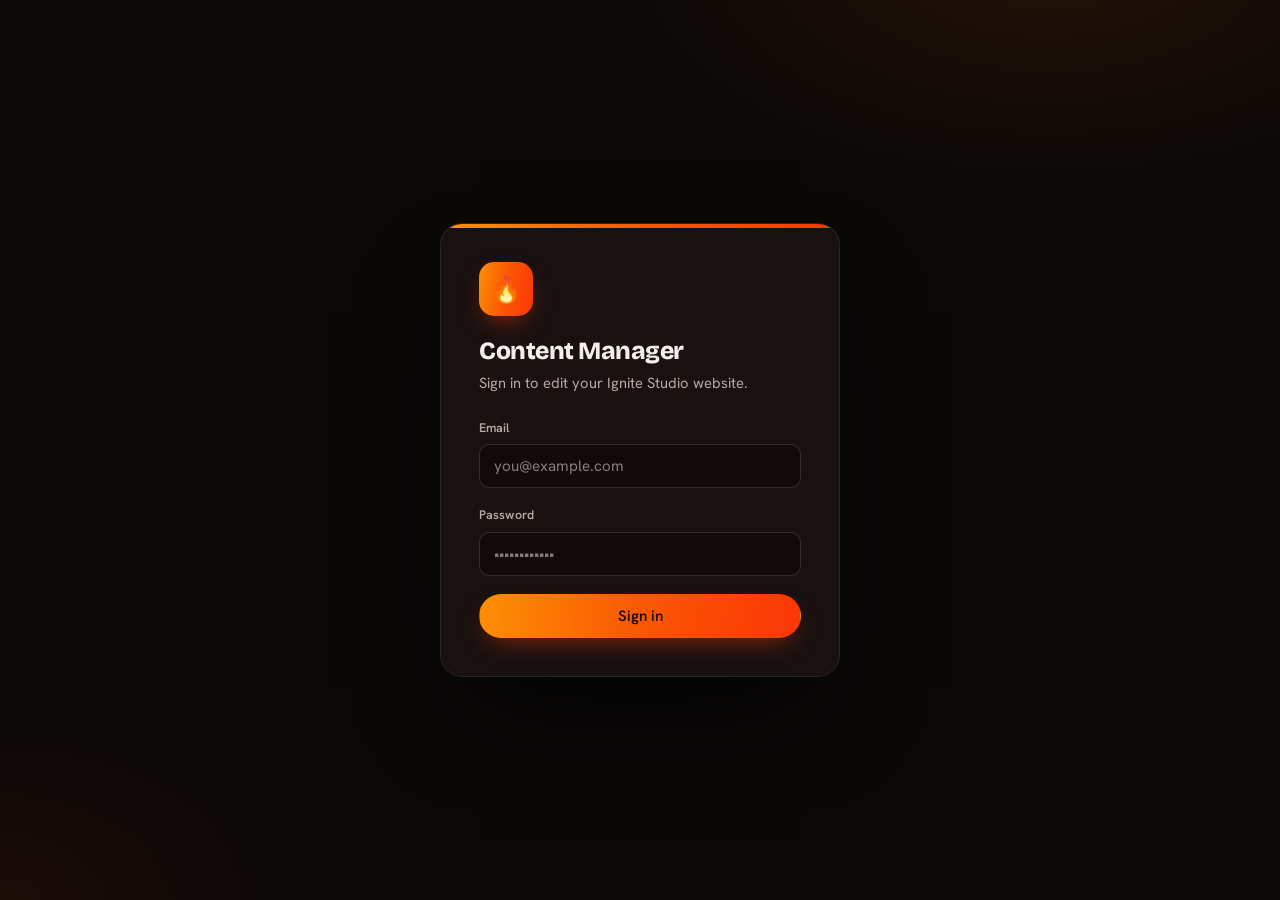
<file: admin.html>
<!doctype html>
<html lang="en" dir="ltr">
<head>
  <meta charset="utf-8" />
  <meta name="viewport" content="width=device-width, initial-scale=1" />
  <meta name="robots" content="noindex, nofollow" />
  <title>Ignite Studio — Content Manager</title>
  <link rel="icon" href="favicon.svg" type="image/svg+xml" />
  <link rel="preload" href="assets/fonts/bricolage-grotesque-var.woff2" as="font" type="font/woff2" crossorigin />
  <link rel="preload" href="assets/fonts/hanken-grotesk-var.woff2" as="font" type="font/woff2" crossorigin />
  <style>
    @font-face { font-family:"Bricolage Grotesque"; src:url("assets/fonts/bricolage-grotesque-var.woff2") format("woff2"); font-weight:200 800; font-display:swap; }
    @font-face { font-family:"Hanken Grotesk"; src:url("assets/fonts/hanken-grotesk-var.woff2") format("woff2"); font-weight:100 900; font-display:swap; }
    :root{
      --flame:#FA5903; --flame-bright:#FF6E1F; --ember:#FB3607; --gold:#FD9004;
      --ink:#0B0908; --ink-2:#100B0A; --surface:#181110; --surface-2:#211815; --surface-3:#2A1E1A;
      --line:rgba(255,255,255,.08); --line-2:rgba(255,255,255,.14);
      --text:#F5EEE9; --muted:#B7A9A2; --muted-2:#8A7D77;
      --grad-fire:linear-gradient(100deg,var(--gold),var(--flame) 48%,var(--ember));
      --display:"Bricolage Grotesque",sans-serif; --body:"Hanken Grotesk",system-ui,sans-serif;
      --radius:16px; --radius-sm:10px; --ok:#3FB950; --err:#F85149;
    }
    *{box-sizing:border-box;margin:0}
    html{-webkit-text-size-adjust:100%}
    body{font-family:var(--body);background:var(--ink);color:var(--text);line-height:1.55;-webkit-font-smoothing:antialiased}
    body::before{content:"";position:fixed;inset:0;z-index:0;pointer-events:none;
      background:radial-gradient(60% 45% at 82% -5%,rgba(250,89,3,.10),transparent 60%),radial-gradient(45% 40% at 0% 100%,rgba(251,54,7,.07),transparent 55%)}
    h1,h2,h3,h4{font-family:var(--display);font-weight:800;letter-spacing:-.02em;line-height:1.12}
    a{color:var(--flame-bright);text-decoration:none}
    button{font-family:var(--body);cursor:pointer}
    svg{display:block}
    .ic{width:18px;height:18px;flex:0 0 18px;stroke:currentColor;stroke-width:1.9;fill:none;stroke-linecap:round;stroke-linejoin:round}

    .btn{display:inline-flex;align-items:center;justify-content:center;gap:8px;border:1px solid transparent;border-radius:999px;padding:11px 20px;font-weight:600;font-size:.94rem;transition:transform .18s,box-shadow .18s,background .18s,border-color .18s,color .18s;white-space:nowrap}
    .btn:hover{transform:translateY(-1px)}
    .btn:active{transform:translateY(0)}
    .btn-primary{background:var(--grad-fire);color:#1A0E05;box-shadow:0 10px 26px -10px rgba(251,54,7,.6)}
    .btn-primary:hover{box-shadow:0 14px 32px -10px rgba(251,54,7,.75)}
    .btn-ghost{background:transparent;color:var(--muted);border-color:var(--line-2)}
    .btn-ghost:hover{color:var(--text);border-color:var(--muted-2)}
    .btn-danger{background:transparent;color:var(--err);border-color:rgba(248,81,73,.35)}
    .btn-danger:hover{background:rgba(248,81,73,.12)}
    .btn-sm{padding:7px 14px;font-size:.85rem}

    /* ---------- login ---------- */
    #login{position:relative;z-index:1;min-height:100vh;display:grid;place-items:center;padding:24px}
    .login-card{width:100%;max-width:400px;background:var(--surface);border:1px solid var(--line);border-radius:22px;padding:38px;box-shadow:0 50px 100px -35px #000;position:relative;overflow:hidden}
    .login-card::before{content:"";position:absolute;top:0;left:0;right:0;height:4px;background:var(--grad-fire)}
    .login-card .mark{width:54px;height:54px;border-radius:15px;background:var(--grad-fire);display:grid;place-items:center;font-size:1.6rem;margin-bottom:22px;box-shadow:0 10px 26px -10px rgba(251,54,7,.7)}
    .login-card h1{font-size:1.55rem;margin-bottom:6px}
    .login-card p{color:var(--muted);font-size:.92rem;margin-bottom:24px}
    label{display:block;font-size:.78rem;font-weight:600;color:var(--muted);margin:0 0 6px;letter-spacing:.01em}
    input,textarea,select{width:100%;font-family:var(--body);font-size:.95rem;padding:11px 14px;border-radius:var(--radius-sm);border:1.5px solid var(--line-2);background:var(--ink-2);color:var(--text);transition:border-color .18s,box-shadow .18s}
    textarea{resize:vertical;min-height:82px;line-height:1.55}
    input::placeholder,textarea::placeholder{color:var(--muted-2)}
    input:focus,textarea:focus,select:focus{outline:none;border-color:var(--flame);box-shadow:0 0 0 3px rgba(250,89,3,.18)}
    .field{margin-bottom:18px}
    .field .hint{font-size:.76rem;color:var(--muted-2);margin-top:6px}
    .msg{font-size:.88rem;padding:10px 14px;border-radius:var(--radius-sm);margin-top:14px;display:none}
    .msg.show{display:block}
    .msg.ok{background:rgba(63,185,80,.12);color:var(--ok)}
    .msg.err{background:rgba(248,81,73,.12);color:var(--err)}

    /* ---------- shell ---------- */
    #app{display:none;position:relative;z-index:1;min-height:100vh;grid-template-columns:266px 1fr}
    .sidebar{background:linear-gradient(180deg,var(--ink-2),rgba(16,11,10,.6));border-right:1px solid var(--line);padding:20px 14px;position:sticky;top:0;height:100vh;overflow-y:auto;display:flex;flex-direction:column;gap:2px}
    .brand{display:flex;align-items:center;gap:11px;padding:4px 8px 18px;margin-bottom:6px;border-bottom:1px solid var(--line)}
    .brand .dot{width:34px;height:34px;border-radius:10px;background:var(--grad-fire);display:grid;place-items:center;font-size:1.15rem;box-shadow:0 8px 20px -8px rgba(251,54,7,.7)}
    .brand b{font-family:var(--display);font-weight:800;font-size:1.05rem}
    .brand small{display:block;color:var(--muted-2);font-size:.72rem;font-weight:500;letter-spacing:.02em}
    .nav-group{font-size:.68rem;text-transform:uppercase;letter-spacing:.14em;color:var(--muted-2);padding:15px 12px 6px;font-weight:700}
    .nav-item{display:flex;align-items:center;gap:11px;width:100%;text-align:left;background:transparent;border:none;color:var(--muted);padding:9px 12px;border-radius:var(--radius-sm);font-size:.92rem;transition:background .15s,color .15s;position:relative}
    .nav-item .ic{opacity:.8}
    .nav-item .lbl{flex:1;overflow:hidden;text-overflow:ellipsis;white-space:nowrap}
    .nav-item:hover{background:var(--surface);color:var(--text)}
    .nav-item.active{background:var(--surface-2);color:var(--text);font-weight:600}
    .nav-item.active::before{content:"";position:absolute;left:0;top:8px;bottom:8px;width:3px;border-radius:3px;background:var(--grad-fire)}
    .nav-item.active .ic{opacity:1;stroke:var(--flame-bright)}
    .count{font-size:.7rem;font-weight:700;color:var(--muted);background:var(--ink);padding:2px 8px;border-radius:999px;min-width:22px;text-align:center}
    .count.hot{background:var(--grad-fire);color:#1A0E05}
    .foot{margin-top:auto;padding-top:14px;border-top:1px solid var(--line);display:flex;flex-direction:column;gap:2px}
    .foot .who{padding:8px 12px 2px;font-size:.76rem;color:var(--muted-2);overflow:hidden;text-overflow:ellipsis}

    .main{padding:0 0 60px;min-width:0}
    .topbar{position:sticky;top:0;z-index:5;display:flex;align-items:center;justify-content:space-between;gap:16px;padding:18px 40px;background:rgba(11,9,8,.72);backdrop-filter:blur(12px);border-bottom:1px solid var(--line)}
    .topbar .crumb{font-size:.8rem;color:var(--muted-2)}
    .topbar h2{font-size:1.35rem;display:flex;align-items:center;gap:11px}
    .topbar h2 .chip{width:34px;height:34px;border-radius:10px;background:var(--surface-2);border:1px solid var(--line);display:grid;place-items:center;color:var(--flame-bright)}
    .topbar h2 .chip .ic{width:18px;height:18px}
    .wrap{padding:28px 40px;max-width:940px}
    .sub{color:var(--muted);font-size:.94rem;margin:-6px 0 24px;max-width:60ch}
    .bar-actions{display:flex;gap:10px;align-items:center;flex-wrap:wrap}

    .card{background:var(--surface);border:1px solid var(--line);border-radius:var(--radius);padding:24px;margin-bottom:16px}
    .card>.card-title{font-size:.78rem;text-transform:uppercase;letter-spacing:.12em;color:var(--flame-bright);font-weight:700;margin-bottom:16px}
    .list-row{display:flex;align-items:center;gap:14px;justify-content:space-between;padding:15px 18px;background:var(--surface);border:1px solid var(--line);border-radius:var(--radius);margin-bottom:10px;transition:border-color .18s,transform .18s}
    .list-row:hover{border-color:var(--line-2);transform:translateY(-1px)}
    .list-row .lr-main{min-width:0}
    .list-row .lr-title{font-family:var(--display);font-weight:700;font-size:1.02rem;overflow:hidden;text-overflow:ellipsis;white-space:nowrap}
    .list-row .lr-meta{font-size:.8rem;color:var(--muted-2);margin-top:2px}
    .badge{font-size:.68rem;font-weight:700;text-transform:uppercase;letter-spacing:.05em;padding:3px 9px;border-radius:999px}
    .badge.on{background:rgba(63,185,80,.14);color:var(--ok)}
    .badge.off{background:rgba(255,255,255,.06);color:var(--muted-2)}
    .row-2{display:grid;grid-template-columns:1fr 1fr;gap:16px}
    .repeat-item{border:1px solid var(--line-2);border-radius:12px;padding:18px;margin-bottom:12px;position:relative;background:var(--ink-2)}
    .repeat-item .rm{position:absolute;top:12px;right:12px}
    .repeat-item .ri-num{font-size:.72rem;color:var(--muted-2);font-weight:700;margin-bottom:12px;text-transform:uppercase;letter-spacing:.08em}
    .save-bar{position:sticky;bottom:0;margin-top:8px;background:linear-gradient(180deg,transparent,var(--ink) 45%);padding:20px 0 6px;display:flex;gap:12px;align-items:center}
    .save-note{font-size:.82rem;color:var(--muted-2)}
    .toggle{display:inline-flex;align-items:center;gap:10px;font-size:.92rem;color:var(--text);cursor:pointer;padding:6px 0}
    .toggle input{width:44px;height:26px;-webkit-appearance:none;appearance:none;background:var(--surface-3);border-radius:999px;position:relative;transition:background .2s;cursor:pointer;flex:0 0 44px}
    .toggle input::after{content:"";position:absolute;top:3px;left:3px;width:20px;height:20px;border-radius:50%;background:var(--muted);transition:transform .2s,background .2s}
    .toggle input:checked{background:var(--flame)}
    .toggle input:checked::after{transform:translateX(18px);background:#fff}
    .empty{color:var(--muted-2);padding:48px;text-align:center;border:1px dashed var(--line-2);border-radius:var(--radius)}

    /* dashboard */
    .metrics{display:grid;grid-template-columns:repeat(auto-fit,minmax(180px,1fr));gap:16px;margin-bottom:26px}
    .metric{background:var(--surface);border:1px solid var(--line);border-radius:var(--radius);padding:22px;position:relative;overflow:hidden}
    .metric .ic{width:20px;height:20px;color:var(--flame-bright);margin-bottom:14px}
    .metric .big{font-family:var(--display);font-weight:800;font-size:2.3rem;line-height:1}
    .metric .lbl{color:var(--muted-2);font-size:.86rem;margin-top:6px}
    .metric.accent{background:linear-gradient(160deg,rgba(250,89,3,.16),var(--surface) 60%);border-color:rgba(250,89,3,.3)}
    .quick{display:grid;grid-template-columns:repeat(auto-fit,minmax(200px,1fr));gap:14px}
    .quick a{display:flex;align-items:center;gap:12px;background:var(--surface);border:1px solid var(--line);border-radius:var(--radius);padding:16px 18px;color:var(--text);font-weight:600;transition:border-color .18s,transform .18s}
    .quick a:hover{border-color:var(--flame);transform:translateY(-2px)}
    .quick a .ic{color:var(--flame-bright)}

    /* leads */
    .lead-row{display:grid;grid-template-columns:auto 1fr auto;gap:16px;align-items:center;padding:16px 0;border-bottom:1px solid var(--line)}
    .lead-row:last-child{border-bottom:none}
    .lead-row .pill{font-size:.66rem;font-weight:700;padding:4px 11px;border-radius:999px;background:var(--surface-2);color:var(--flame-bright);text-transform:uppercase;letter-spacing:.05em}
    .lead-row .meta{font-size:.8rem;color:var(--muted-2);margin-top:3px}
    .spinner{width:22px;height:22px;border:2px solid var(--line-2);border-top-color:var(--flame);border-radius:50%;animation:spin .7s linear infinite;display:inline-block}
    @keyframes spin{to{transform:rotate(360deg)}}
    .center{display:grid;place-items:center;padding:70px}

    @media (max-width:860px){
      #app{grid-template-columns:1fr}
      .sidebar{position:static;height:auto}
      .topbar,.wrap{padding-left:20px;padding-right:20px}
      .row-2{grid-template-columns:1fr}
    }
  </style>
</head>
<body>
  <!-- ===== LOGIN ===== -->
  <div id="login">
    <form class="login-card" id="loginForm" autocomplete="on">
      <div class="mark" aria-hidden="true">🔥</div>
      <h1>Content Manager</h1>
      <p>Sign in to edit your Ignite Studio website.</p>
      <div class="field">
        <label for="email">Email</label>
        <input type="email" id="email" autocomplete="username" required placeholder="you@example.com" />
      </div>
      <div class="field">
        <label for="password">Password</label>
        <input type="password" id="password" autocomplete="current-password" required placeholder="••••••••••••" />
      </div>
      <button class="btn btn-primary" type="submit" style="width:100%" id="loginBtn">Sign in</button>
      <div class="msg" id="loginMsg"></div>
    </form>
  </div>

  <!-- ===== APP ===== -->
  <div id="app">
    <aside class="sidebar">
      <div class="brand">
        <span class="dot" aria-hidden="true">🔥</span>
        <span><b>Ignite Studio</b><small>Content Manager</small></span>
      </div>
      <nav id="navMenu"></nav>
      <div class="foot">
        <span class="who" id="whoami"></span>
        <a class="nav-item" href="index.html" target="_blank" rel="noopener"><span class="lbl">View live site ↗</span></a>
        <button class="nav-item" id="logoutBtn"><span class="lbl">Sign out</span></button>
      </div>
    </aside>
    <main class="main">
      <div class="topbar">
        <div>
          <div class="crumb" id="crumb">Content Manager</div>
          <h2 id="viewTitle"><span class="chip" id="viewIcon" aria-hidden="true"></span> <span id="viewTitleText">Dashboard</span></h2>
        </div>
        <div class="bar-actions">
          <a class="btn btn-ghost btn-sm" href="index.html" target="_blank" rel="noopener">Preview site ↗</a>
        </div>
      </div>
      <div class="wrap" id="view"><div class="center"><span class="spinner"></span></div></div>
    </main>
  </div>

  <script src="js/cms-config.js?v=25"></script>
  <script src="js/admin.js?v=24"></script>
</body>
</html>
</file>
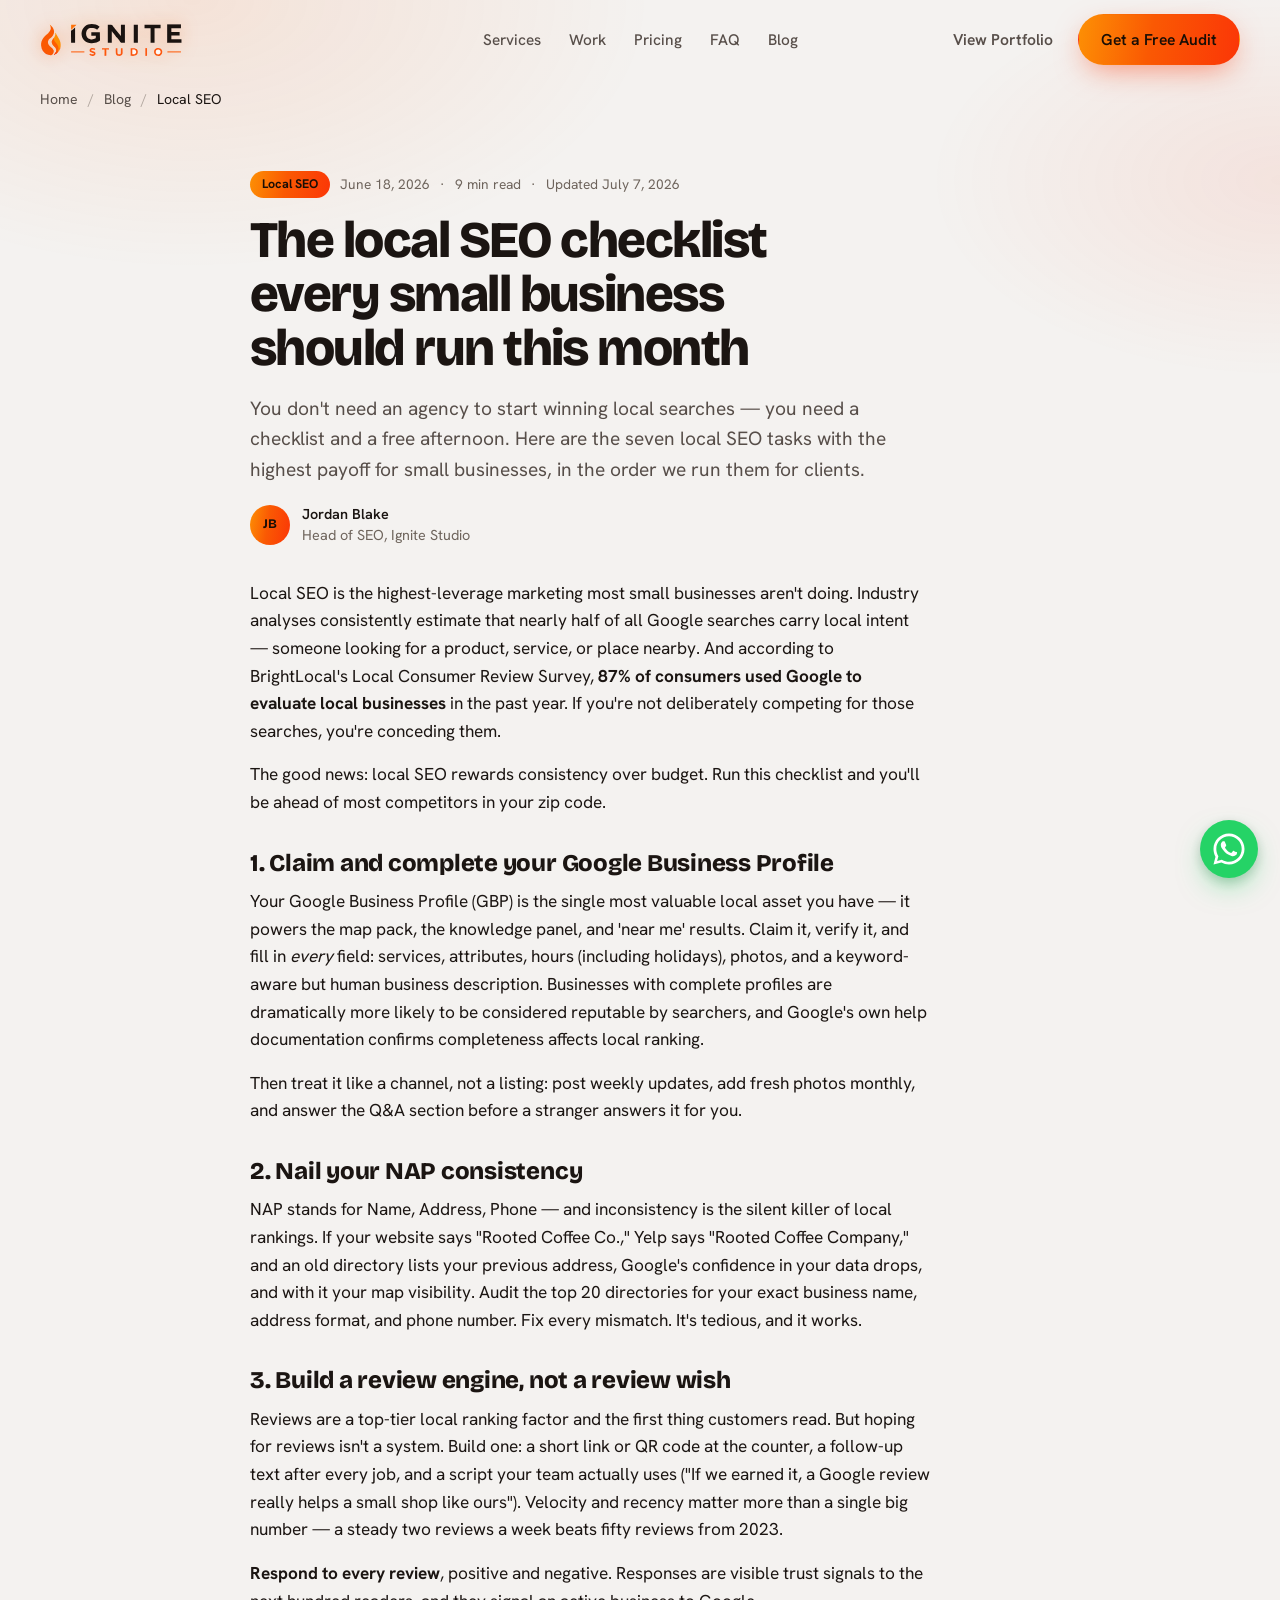
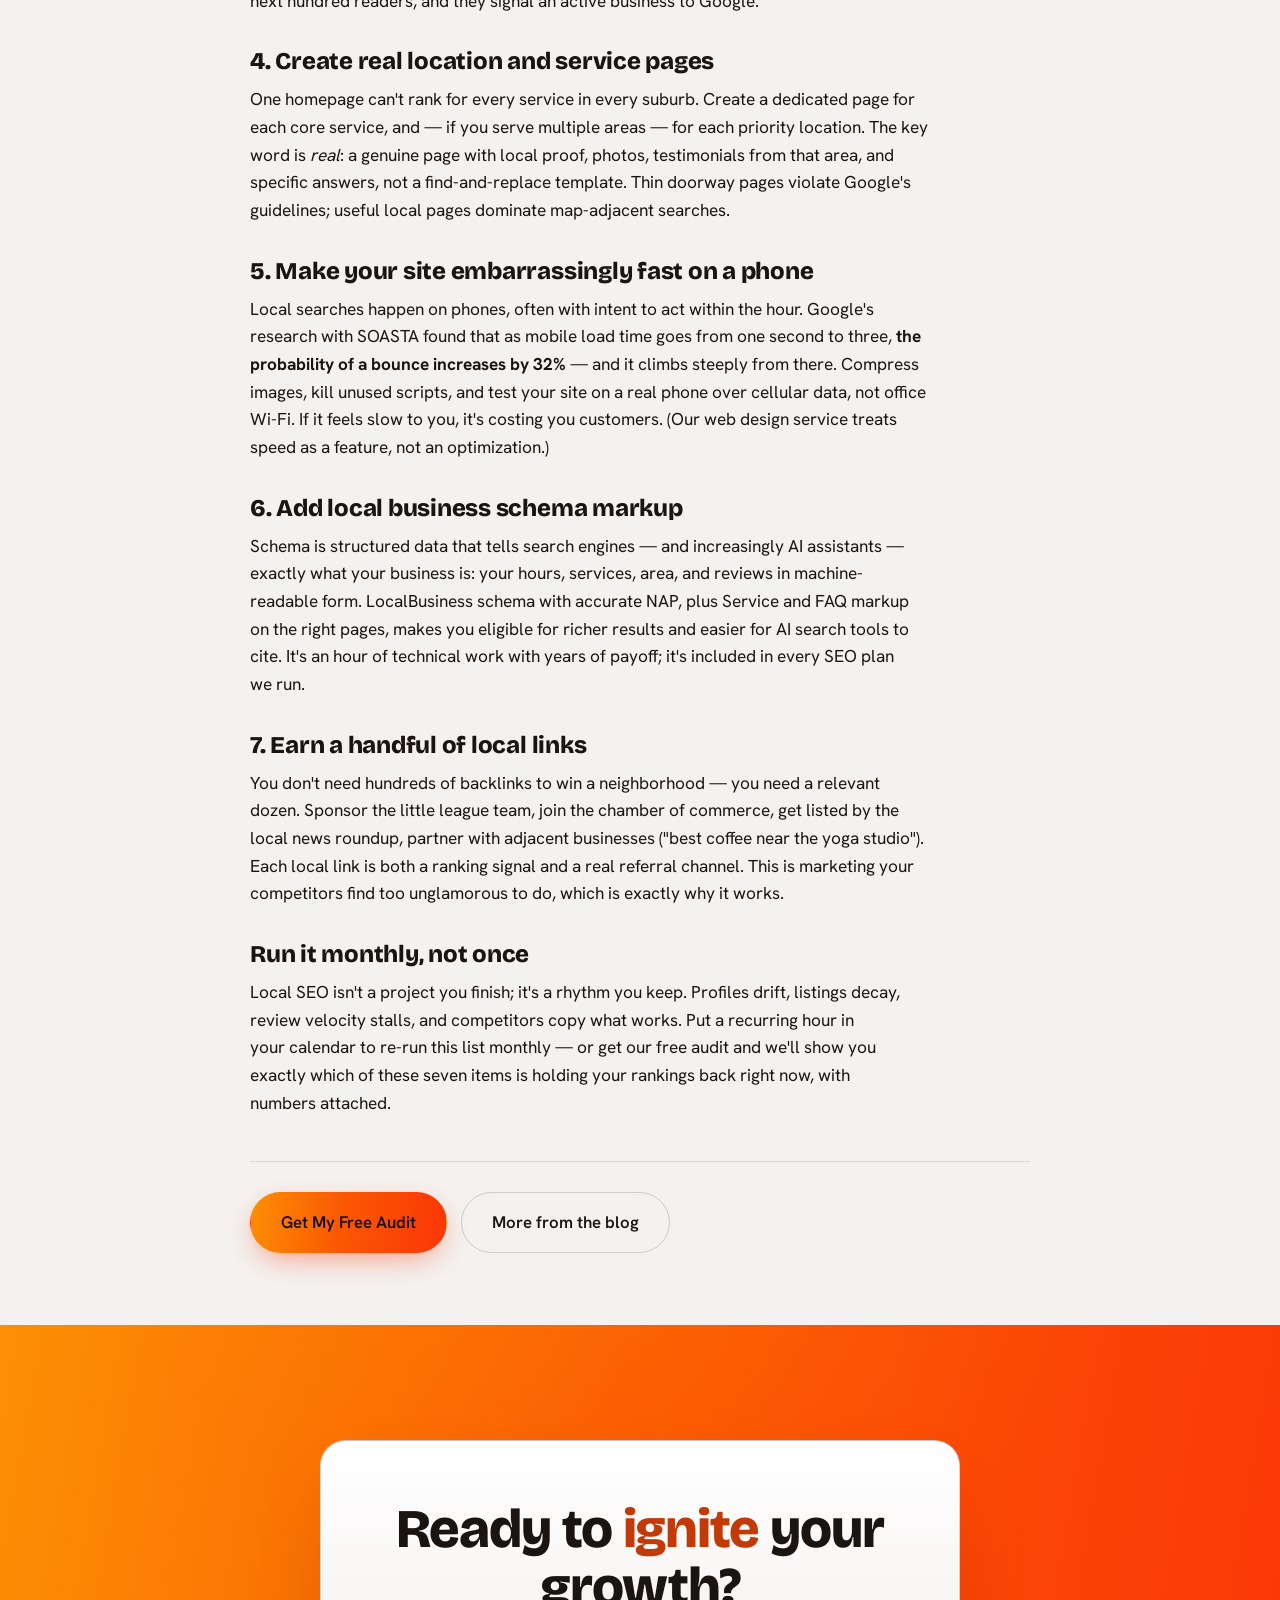
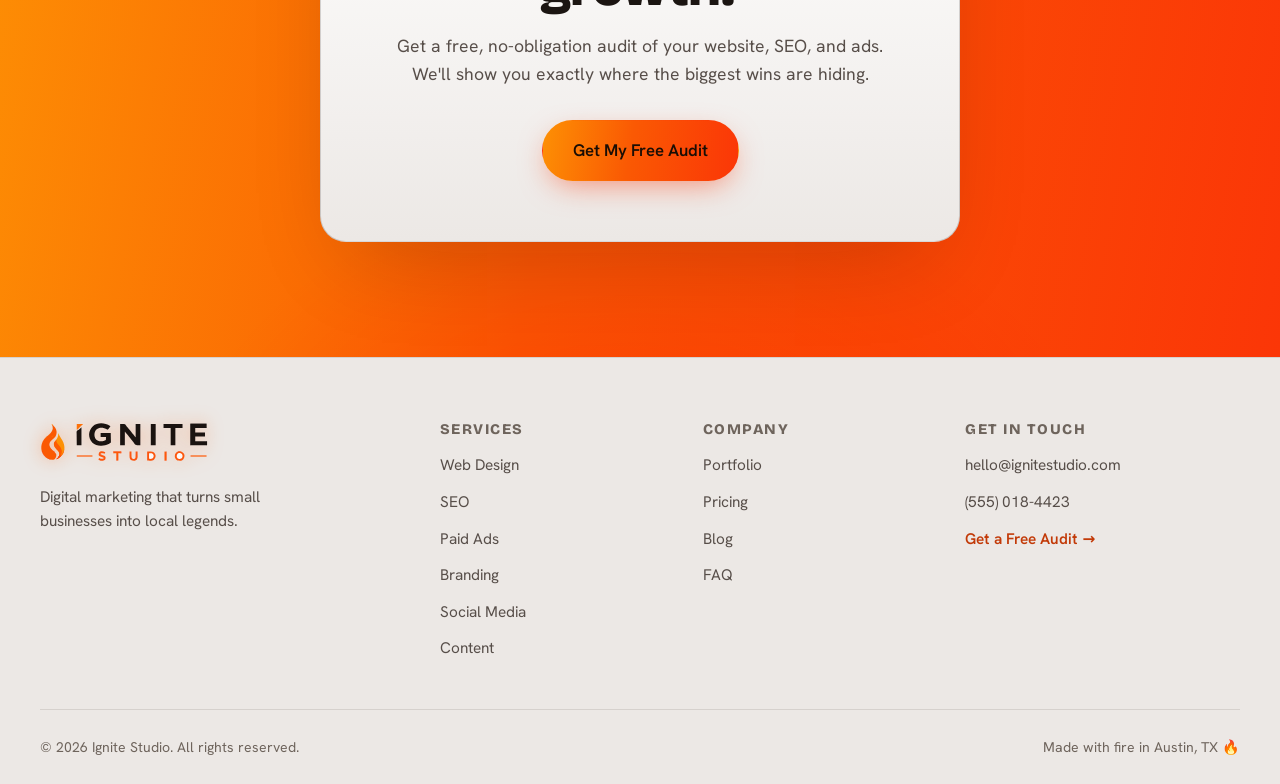
<file: blog-local-seo.html>
<!doctype html>
<html lang="en" dir="ltr">
<head>
  <meta charset="utf-8" />
  <meta name="viewport" content="width=device-width, initial-scale=1, viewport-fit=cover" />
  <meta name="theme-color" content="#F4F2F0" />
  <title>The Local SEO Checklist Every Small Business Should Run | Ignite Studio</title>
  <meta name="description" content="A practical, no-jargon local SEO checklist: Google Business Profile, reviews, citations, local pages, and the fixes that actually move small-business rankings." />
  <meta name="robots" content="index, follow, max-image-preview:large" />
  <link rel="canonical" href="https://ignitestudio.com/blog-local-seo.html" />
  <meta property="og:type" content="website" />
  <meta property="og:site_name" content="Ignite Studio" />
  <meta property="og:title" content="The Local SEO Checklist Every Small Business Should Run | Ignite Studio" />
  <meta property="og:description" content="A practical, no-jargon local SEO checklist: Google Business Profile, reviews, citations, local pages, and the fixes that actually move small-business rankings." />
  <meta property="og:url" content="https://ignitestudio.com/blog-local-seo.html" />
  <meta property="og:image" content="https://ignitestudio.com/og-image.jpg" />
  <meta property="og:image:width" content="1200" />
  <meta property="og:image:height" content="630" />
  <meta name="twitter:card" content="summary_large_image" />
  <meta name="twitter:title" content="The Local SEO Checklist Every Small Business Should Run | Ignite Studio" />
  <meta name="twitter:description" content="A practical, no-jargon local SEO checklist: Google Business Profile, reviews, citations, local pages, and the fixes that actually move small-business rankings." />
  <meta name="twitter:image" content="https://ignitestudio.com/og-image.jpg" />
  <link rel="icon" href="favicon.svg" type="image/svg+xml" />
  <link rel="icon" href="favicon-32.png" sizes="32x32" type="image/png" />
  <link rel="apple-touch-icon" href="apple-touch-icon.png" />
  <link rel="manifest" href="site.webmanifest" />
  <link rel="preload" href="assets/fonts/bricolage-grotesque-var.woff2" as="font" type="font/woff2" crossorigin />
  <link rel="preload" href="assets/fonts/hanken-grotesk-var.woff2" as="font" type="font/woff2" crossorigin />
  <link rel="stylesheet" href="css/styles.css?v=28" />
  <script type="application/ld+json">
{
  "@context": "https://schema.org",
  "@type": "BlogPosting",
  "headline": "The local SEO checklist every small business should run this month",
  "description": "A practical, no-jargon local SEO checklist: Google Business Profile, reviews, citations, local pages, and the fixes that actually move small-business rankings.",
  "image": "https://ignitestudio.com/og-image.jpg",
  "datePublished": "2026-06-18",
  "dateModified": "2026-07-07",
  "author": {
    "@type": "Person",
    "name": "Jordan Blake",
    "jobTitle": "Head of SEO",
    "worksFor": {
      "@type": "Organization",
      "name": "Ignite Studio"
    }
  },
  "publisher": {
    "@type": "Organization",
    "name": "Ignite Studio",
    "logo": {
      "@type": "ImageObject",
      "url": "https://ignitestudio.com/icon-512.png"
    }
  },
  "mainEntityOfPage": "https://ignitestudio.com/blog-local-seo.html"
}
  </script>
  <script type="application/ld+json">
{
  "@context": "https://schema.org",
  "@type": "BreadcrumbList",
  "itemListElement": [
    {
      "@type": "ListItem",
      "position": 1,
      "name": "Home",
      "item": "https://ignitestudio.com/"
    },
    {
      "@type": "ListItem",
      "position": 2,
      "name": "Blog",
      "item": "https://ignitestudio.com/blog.html"
    },
    {
      "@type": "ListItem",
      "position": 3,
      "name": "The local SEO checklist every small business should run this month",
      "item": "https://ignitestudio.com/blog-local-seo.html"
    }
  ]
}
  </script>
</head>
<body>
  <a class="skip-link" href="#main">Skip to content</a>
  <header class="site-header" id="siteHeader">
    <nav class="nav" aria-label="Primary">
      <a class="brand" href="index.html" aria-label="Ignite Studio home">
        <img class="brand-logo" src="assets/logo-nav.svg?v=10" alt="Ignite Studio" width="143" height="34" fetchpriority="high" />
      </a>
      <ul class="nav-links" id="navLinks">
        <li><a href="index.html#services">Services</a></li>
        <li><a href="index.html#work">Work</a></li>
        <li><a href="index.html#pricing">Pricing</a></li>
        <li><a href="index.html#faq">FAQ</a></li>
        <li><a href="blog.html">Blog</a></li>
      </ul>
      <div class="nav-actions">
        <a class="btn btn-ghost" href="index.html#work">View Portfolio</a>
        <a class="btn btn-primary magnetic" href="index.html#audit"><span>Get a Free Audit</span></a>
      </div>
      <button class="nav-toggle" id="navToggle" aria-label="Open menu" aria-expanded="false" aria-controls="navLinks">
        <span></span><span></span><span></span>
      </button>
    </nav>
  </header>
  <main id="main">
    <nav class="breadcrumb" aria-label="Breadcrumb">
      <div class="container">
        <a href="index.html">Home</a> <span aria-hidden="true">/</span>
        <a href="blog.html">Blog</a> <span aria-hidden="true">/</span>
        <span aria-current="page">Local SEO</span>
      </div>
    </nav>

    <section class="subhero">
      <div class="container container-narrow">
        <div class="article-head">
          <div class="article-meta"><span class="article-tag">Local SEO</span><time datetime="2026-06-18">June 18, 2026</time><span>&middot;</span><span>9 min read</span><span>&middot;</span><span>Updated July 7, 2026</span></div>
          <h1 class="article-title">The local SEO checklist every small business should run this month</h1>
          <p class="article-lead">You don't need an agency to start winning local searches — you need a checklist and a free afternoon. Here are the seven local SEO tasks with the highest payoff for small businesses, in the order we run them for clients.</p>
          <div class="byline">
            <div class="byline-avatar" aria-hidden="true">JB</div>
            <p><strong>Jordan Blake</strong><br />Head of SEO, Ignite Studio</p>
          </div>
        </div>
        <div class="prose">

          <p>Local SEO is the highest-leverage marketing most small businesses aren't doing. Industry analyses consistently estimate that nearly half of all Google searches carry local intent — someone looking for a product, service, or place nearby. And according to BrightLocal's Local Consumer Review Survey, <strong>87% of consumers used Google to evaluate local businesses</strong> in the past year. If you're not deliberately competing for those searches, you're conceding them.</p>
          <p>The good news: local SEO rewards consistency over budget. Run this checklist and you'll be ahead of most competitors in your zip code.</p>

          <h2>1. Claim and complete your Google Business Profile</h2>
          <p>Your Google Business Profile (GBP) is the single most valuable local asset you have — it powers the map pack, the knowledge panel, and 'near me' results. Claim it, verify it, and fill in <em>every</em> field: services, attributes, hours (including holidays), photos, and a keyword-aware but human business description. Businesses with complete profiles are dramatically more likely to be considered reputable by searchers, and Google's own help documentation confirms completeness affects local ranking.</p>
          <p>Then treat it like a channel, not a listing: post weekly updates, add fresh photos monthly, and answer the Q&amp;A section before a stranger answers it for you.</p>

          <h2>2. Nail your NAP consistency</h2>
          <p>NAP stands for Name, Address, Phone — and inconsistency is the silent killer of local rankings. If your website says "Rooted Coffee Co.," Yelp says "Rooted Coffee Company," and an old directory lists your previous address, Google's confidence in your data drops, and with it your map visibility. Audit the top 20 directories for your exact business name, address format, and phone number. Fix every mismatch. It's tedious, and it works.</p>

          <h2>3. Build a review engine, not a review wish</h2>
          <p>Reviews are a top-tier local ranking factor and the first thing customers read. But hoping for reviews isn't a system. Build one: a short link or QR code at the counter, a follow-up text after every job, and a script your team actually uses ("If we earned it, a Google review really helps a small shop like ours"). Velocity and recency matter more than a single big number — a steady two reviews a week beats fifty reviews from 2023.</p>
          <p><strong>Respond to every review</strong>, positive and negative. Responses are visible trust signals to the next hundred readers, and they signal an active business to Google.</p>

          <h2>4. Create real location and service pages</h2>
          <p>One homepage can't rank for every service in every suburb. Create a dedicated page for each core service, and — if you serve multiple areas — for each priority location. The key word is <em>real</em>: a genuine page with local proof, photos, testimonials from that area, and specific answers, not a find-and-replace template. Thin doorway pages violate Google's guidelines; useful local pages dominate map-adjacent searches.</p>

          <h2>5. Make your site embarrassingly fast on a phone</h2>
          <p>Local searches happen on phones, often with intent to act within the hour. Google's research with SOASTA found that as mobile load time goes from one second to three, <strong>the probability of a bounce increases by 32%</strong> — and it climbs steeply from there. Compress images, kill unused scripts, and test your site on a real phone over cellular data, not office Wi-Fi. If it feels slow to you, it's costing you customers. (Our <a href="web-design.html">web design service</a> treats speed as a feature, not an optimization.)</p>

          <h2>6. Add local business schema markup</h2>
          <p>Schema is structured data that tells search engines — and increasingly AI assistants — exactly what your business is: your hours, services, area, and reviews in machine-readable form. LocalBusiness schema with accurate NAP, plus Service and FAQ markup on the right pages, makes you eligible for richer results and easier for AI search tools to cite. It's an hour of technical work with years of payoff; it's included in every <a href="seo.html">SEO plan</a> we run.</p>

          <h2>7. Earn a handful of local links</h2>
          <p>You don't need hundreds of backlinks to win a neighborhood — you need a relevant dozen. Sponsor the little league team, join the chamber of commerce, get listed by the local news roundup, partner with adjacent businesses ("best coffee near the yoga studio"). Each local link is both a ranking signal and a real referral channel. This is marketing your competitors find too unglamorous to do, which is exactly why it works.</p>

          <h2>Run it monthly, not once</h2>
          <p>Local SEO isn't a project you finish; it's a rhythm you keep. Profiles drift, listings decay, review velocity stalls, and competitors copy what works. Put a recurring hour in your calendar to re-run this list monthly — or <a href="index.html#audit">get our free audit</a> and we'll show you exactly which of these seven items is holding your rankings back right now, with numbers attached.</p>
        </div>
        <div class="article-cta">
          <a class="btn btn-primary btn-lg magnetic" href="index.html#audit"><span>Get My Free Audit</span></a>
          <a class="btn btn-outline btn-lg" href="blog.html">More from the blog</a>
        </div>
      </div>
    </section>

    <section class="cta-section">
      <div class="cta-glow" aria-hidden="true"></div>
      <div class="container">
        <div class="cta-card">
          <h2 class="cta-title">Ready to <span class="fire-text">ignite</span> your growth?</h2>
          <p class="cta-lead">Get a free, no-obligation audit of your website, SEO, and ads. We'll show you exactly where the biggest wins are hiding.</p>
          <a class="btn btn-primary btn-lg magnetic" href="index.html#audit"><span>Get My Free Audit</span></a>
        </div>
      </div>
    </section>
  </main>
  <footer class="site-footer">
    <div class="container footer-inner">
      <div class="footer-brand">
        <a class="brand" href="index.html" aria-label="Ignite Studio home">
          <img class="brand-logo brand-logo--footer" src="assets/logo-nav.svg?v=10" alt="Ignite Studio" width="169" height="40" loading="lazy" decoding="async" />
        </a>
        <p>Digital marketing that turns small businesses into local legends.</p>
      </div>
      <nav class="footer-col" aria-label="Services">
        <h3>Services</h3>
        <a href="web-design.html">Web Design</a>
        <a href="seo.html">SEO</a>
        <a href="paid-ads.html">Paid Ads</a>
        <a href="branding.html">Branding</a>
        <a href="social-media.html">Social Media</a>
        <a href="content.html">Content</a>
      </nav>
      <nav class="footer-col" aria-label="Company">
        <h3>Company</h3>
        <a href="index.html#work">Portfolio</a>
        <a href="index.html#pricing">Pricing</a>
        <a href="blog.html">Blog</a>
        <a href="index.html#faq">FAQ</a>
      </nav>
      <div class="footer-col">
        <h3>Get in touch</h3>
        <a href="mailto:hello@ignitestudio.com">hello@ignitestudio.com</a>
        <a href="tel:+15550184423">(555) 018-4423</a>
        <a href="index.html#audit" class="footer-cta">Get a Free Audit &rarr;</a>
      </div>
    </div>
    <div class="container footer-bottom">
      <p>&copy; <span id="year">2026</span> Ignite Studio. All rights reserved.</p>
      <p class="footer-made">Made with fire in Austin, TX &#128293;</p>
    </div>
  </footer>
  <script src="js/main.js?v=25" defer></script>
  <!-- Floating WhatsApp CTA -->
  <a class="wa-fab" href="https://wa.me/15550184423?text=Hi%20Ignite%20Studio%2C%20I%27d%20like%20a%20free%20audit." target="_blank" rel="noopener" aria-label="Chat with us on WhatsApp">
    <span class="wa-ping" aria-hidden="true"></span>
    <svg viewBox="0 0 32 32" fill="currentColor" aria-hidden="true"><path d="M16 .5C7.4.5.5 7.4.5 16c0 2.8.7 5.4 2 7.8L.5 31.5l7.9-2c2.3 1.3 4.9 2 7.6 2 8.6 0 15.5-6.9 15.5-15.5S24.6.5 16 .5zm0 28.3c-2.4 0-4.7-.6-6.7-1.8l-.5-.3-4.7 1.2 1.3-4.6-.3-.5C4 20.9 3.3 18.5 3.3 16 3.3 8.9 9 3.3 16 3.3S28.7 8.9 28.7 16 23 28.8 16 28.8zm7.7-9.5c-.4-.2-2.5-1.2-2.9-1.4-.4-.1-.7-.2-.9.2-.3.4-1 1.4-1.3 1.6-.2.3-.4.3-.8.1-.4-.2-1.8-.7-3.4-2.1-1.2-1.1-2.1-2.5-2.3-2.9-.2-.4 0-.6.2-.8.2-.2.4-.4.5-.7.2-.2.2-.4.4-.7.1-.3 0-.5 0-.7-.1-.2-.9-2.2-1.3-3-.3-.8-.7-.7-.9-.7h-.8c-.3 0-.7.1-1 .5-.4.4-1.4 1.3-1.4 3.3s1.4 3.8 1.6 4.1c.2.3 2.8 4.3 6.8 6 .9.4 1.7.6 2.3.8 1 .3 1.8.3 2.5.2.8-.1 2.5-1 2.8-2 .3-1 .3-1.8.2-2-.1-.1-.3-.2-.7-.4z"/></svg>
  </a>
</body>
</html>
</file>
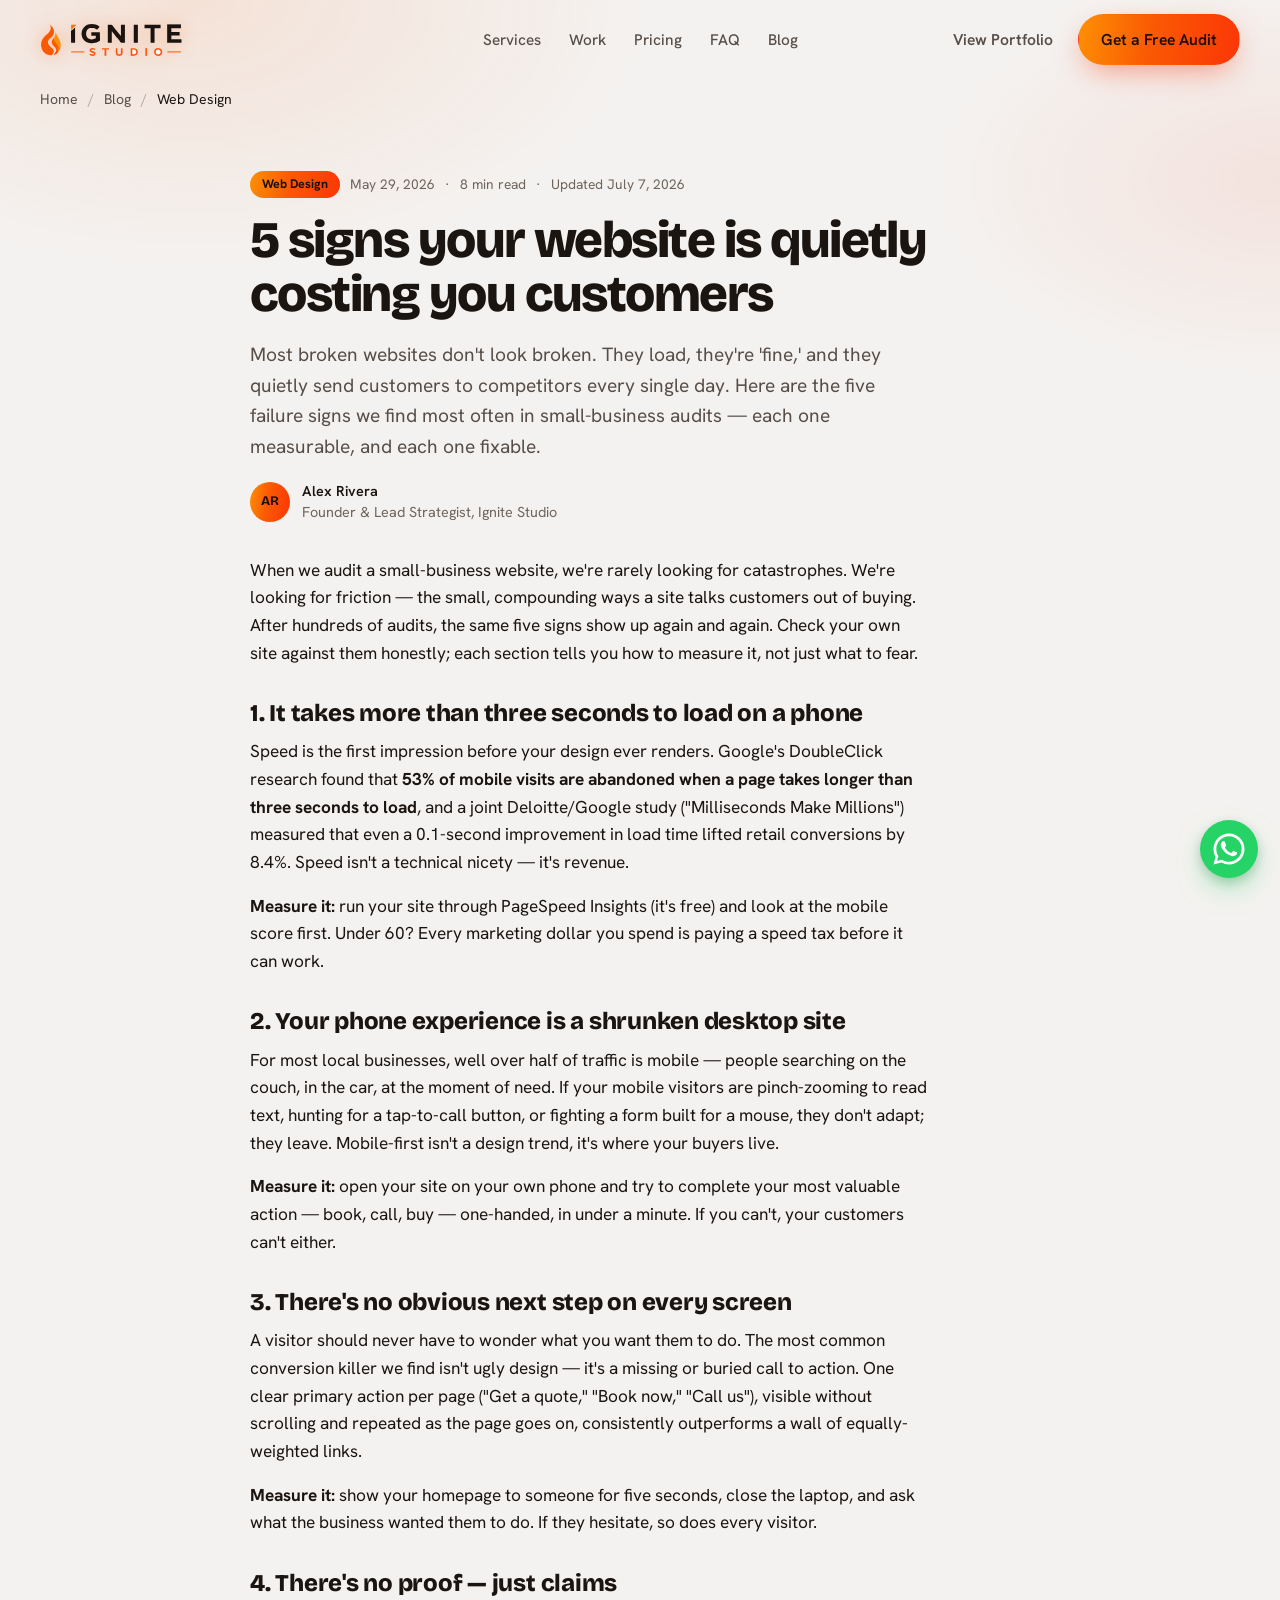
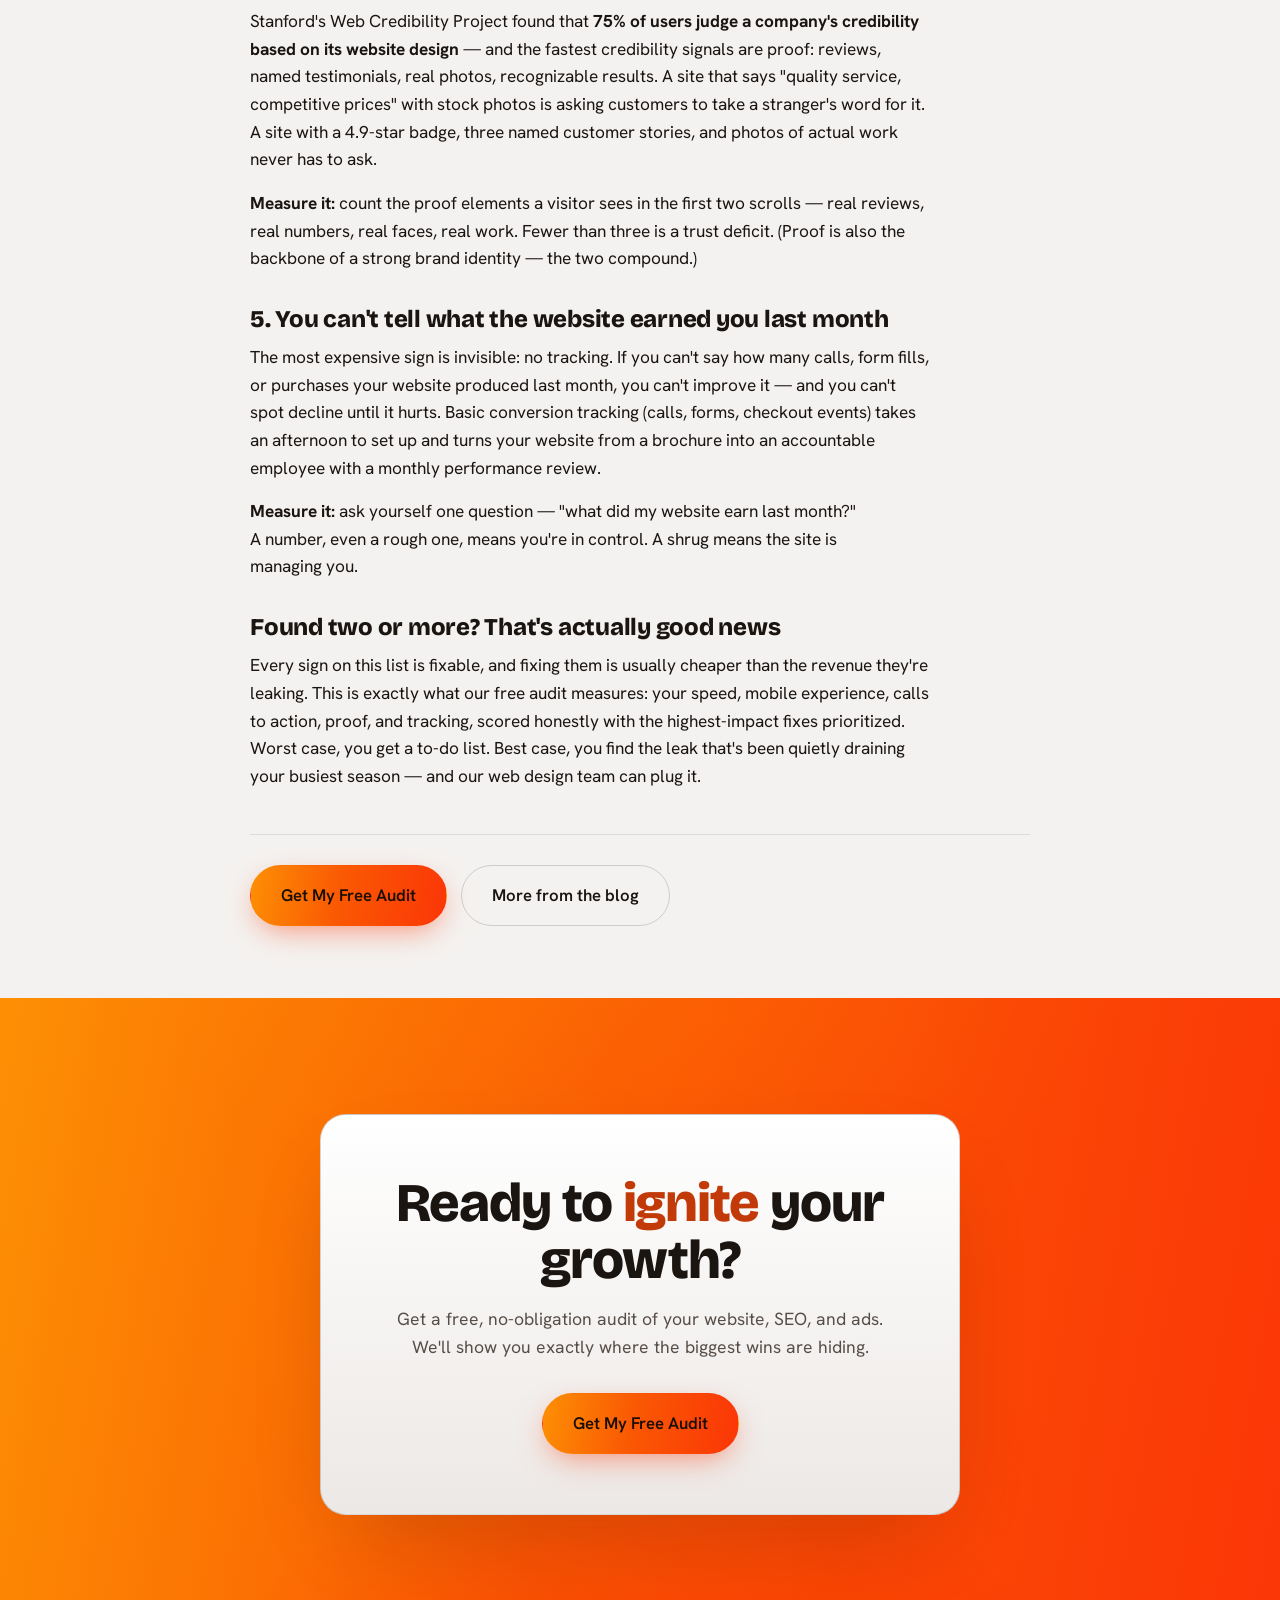
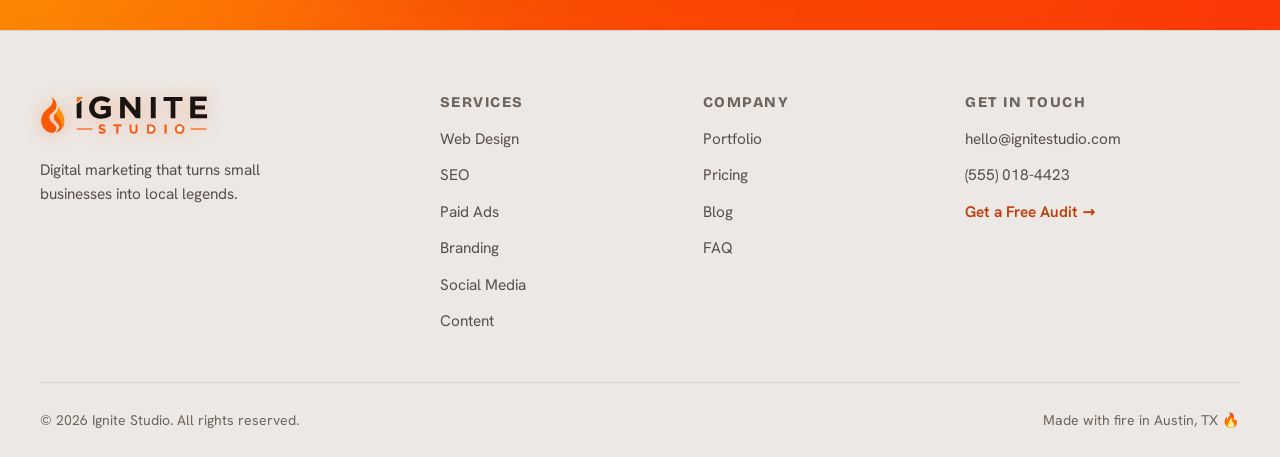
<file: blog-website-signs.html>
<!doctype html>
<html lang="en" dir="ltr">
<head>
  <meta charset="utf-8" />
  <meta name="viewport" content="width=device-width, initial-scale=1, viewport-fit=cover" />
  <meta name="theme-color" content="#F4F2F0" />
  <title>5 Signs Your Website Is Costing You Customers | Ignite Studio</title>
  <meta name="description" content="Slow loading, no mobile experience, buried calls to action — five measurable signs your small-business website is losing revenue, and how to fix each one." />
  <meta name="robots" content="index, follow, max-image-preview:large" />
  <link rel="canonical" href="https://ignitestudio.com/blog-website-signs.html" />
  <meta property="og:type" content="website" />
  <meta property="og:site_name" content="Ignite Studio" />
  <meta property="og:title" content="5 Signs Your Website Is Costing You Customers | Ignite Studio" />
  <meta property="og:description" content="Slow loading, no mobile experience, buried calls to action — five measurable signs your small-business website is losing revenue, and how to fix each one." />
  <meta property="og:url" content="https://ignitestudio.com/blog-website-signs.html" />
  <meta property="og:image" content="https://ignitestudio.com/og-image.jpg" />
  <meta property="og:image:width" content="1200" />
  <meta property="og:image:height" content="630" />
  <meta name="twitter:card" content="summary_large_image" />
  <meta name="twitter:title" content="5 Signs Your Website Is Costing You Customers | Ignite Studio" />
  <meta name="twitter:description" content="Slow loading, no mobile experience, buried calls to action — five measurable signs your small-business website is losing revenue, and how to fix each one." />
  <meta name="twitter:image" content="https://ignitestudio.com/og-image.jpg" />
  <link rel="icon" href="favicon.svg" type="image/svg+xml" />
  <link rel="icon" href="favicon-32.png" sizes="32x32" type="image/png" />
  <link rel="apple-touch-icon" href="apple-touch-icon.png" />
  <link rel="manifest" href="site.webmanifest" />
  <link rel="preload" href="assets/fonts/bricolage-grotesque-var.woff2" as="font" type="font/woff2" crossorigin />
  <link rel="preload" href="assets/fonts/hanken-grotesk-var.woff2" as="font" type="font/woff2" crossorigin />
  <link rel="stylesheet" href="css/styles.css?v=28" />
  <script type="application/ld+json">
{
  "@context": "https://schema.org",
  "@type": "BlogPosting",
  "headline": "5 signs your website is quietly costing you customers",
  "description": "Slow loading, no mobile experience, buried calls to action — five measurable signs your small-business website is losing revenue, and how to fix each one.",
  "image": "https://ignitestudio.com/og-image.jpg",
  "datePublished": "2026-05-29",
  "dateModified": "2026-07-07",
  "author": {
    "@type": "Person",
    "name": "Alex Rivera",
    "jobTitle": "Founder & Lead Strategist",
    "worksFor": {
      "@type": "Organization",
      "name": "Ignite Studio"
    }
  },
  "publisher": {
    "@type": "Organization",
    "name": "Ignite Studio",
    "logo": {
      "@type": "ImageObject",
      "url": "https://ignitestudio.com/icon-512.png"
    }
  },
  "mainEntityOfPage": "https://ignitestudio.com/blog-website-signs.html"
}
  </script>
  <script type="application/ld+json">
{
  "@context": "https://schema.org",
  "@type": "BreadcrumbList",
  "itemListElement": [
    {
      "@type": "ListItem",
      "position": 1,
      "name": "Home",
      "item": "https://ignitestudio.com/"
    },
    {
      "@type": "ListItem",
      "position": 2,
      "name": "Blog",
      "item": "https://ignitestudio.com/blog.html"
    },
    {
      "@type": "ListItem",
      "position": 3,
      "name": "5 signs your website is quietly costing you customers",
      "item": "https://ignitestudio.com/blog-website-signs.html"
    }
  ]
}
  </script>
</head>
<body>
  <a class="skip-link" href="#main">Skip to content</a>
  <header class="site-header" id="siteHeader">
    <nav class="nav" aria-label="Primary">
      <a class="brand" href="index.html" aria-label="Ignite Studio home">
        <img class="brand-logo" src="assets/logo-nav.svg?v=10" alt="Ignite Studio" width="143" height="34" fetchpriority="high" />
      </a>
      <ul class="nav-links" id="navLinks">
        <li><a href="index.html#services">Services</a></li>
        <li><a href="index.html#work">Work</a></li>
        <li><a href="index.html#pricing">Pricing</a></li>
        <li><a href="index.html#faq">FAQ</a></li>
        <li><a href="blog.html">Blog</a></li>
      </ul>
      <div class="nav-actions">
        <a class="btn btn-ghost" href="index.html#work">View Portfolio</a>
        <a class="btn btn-primary magnetic" href="index.html#audit"><span>Get a Free Audit</span></a>
      </div>
      <button class="nav-toggle" id="navToggle" aria-label="Open menu" aria-expanded="false" aria-controls="navLinks">
        <span></span><span></span><span></span>
      </button>
    </nav>
  </header>
  <main id="main">
    <nav class="breadcrumb" aria-label="Breadcrumb">
      <div class="container">
        <a href="index.html">Home</a> <span aria-hidden="true">/</span>
        <a href="blog.html">Blog</a> <span aria-hidden="true">/</span>
        <span aria-current="page">Web Design</span>
      </div>
    </nav>

    <section class="subhero">
      <div class="container container-narrow">
        <div class="article-head">
          <div class="article-meta"><span class="article-tag">Web Design</span><time datetime="2026-05-29">May 29, 2026</time><span>&middot;</span><span>8 min read</span><span>&middot;</span><span>Updated July 7, 2026</span></div>
          <h1 class="article-title">5 signs your website is quietly costing you customers</h1>
          <p class="article-lead">Most broken websites don't look broken. They load, they're 'fine,' and they quietly send customers to competitors every single day. Here are the five failure signs we find most often in small-business audits — each one measurable, and each one fixable.</p>
          <div class="byline">
            <div class="byline-avatar" aria-hidden="true">AR</div>
            <p><strong>Alex Rivera</strong><br />Founder & Lead Strategist, Ignite Studio</p>
          </div>
        </div>
        <div class="prose">

          <p>When we audit a small-business website, we're rarely looking for catastrophes. We're looking for friction — the small, compounding ways a site talks customers out of buying. After hundreds of audits, the same five signs show up again and again. Check your own site against them honestly; each section tells you how to measure it, not just what to fear.</p>

          <h2>1. It takes more than three seconds to load on a phone</h2>
          <p>Speed is the first impression before your design ever renders. Google's DoubleClick research found that <strong>53% of mobile visits are abandoned when a page takes longer than three seconds to load</strong>, and a joint Deloitte/Google study ("Milliseconds Make Millions") measured that even a 0.1-second improvement in load time lifted retail conversions by 8.4%. Speed isn't a technical nicety — it's revenue.</p>
          <p><strong>Measure it:</strong> run your site through PageSpeed Insights (it's free) and look at the mobile score first. Under 60? Every marketing dollar you spend is paying a speed tax before it can work.</p>

          <h2>2. Your phone experience is a shrunken desktop site</h2>
          <p>For most local businesses, well over half of traffic is mobile — people searching on the couch, in the car, at the moment of need. If your mobile visitors are pinch-zooming to read text, hunting for a tap-to-call button, or fighting a form built for a mouse, they don't adapt; they leave. Mobile-first isn't a design trend, it's where your buyers live.</p>
          <p><strong>Measure it:</strong> open your site on your own phone and try to complete your most valuable action — book, call, buy — one-handed, in under a minute. If you can't, your customers can't either.</p>

          <h2>3. There's no obvious next step on every screen</h2>
          <p>A visitor should never have to wonder what you want them to do. The most common conversion killer we find isn't ugly design — it's a missing or buried call to action. One clear primary action per page ("Get a quote," "Book now," "Call us"), visible without scrolling and repeated as the page goes on, consistently outperforms a wall of equally-weighted links.</p>
          <p><strong>Measure it:</strong> show your homepage to someone for five seconds, close the laptop, and ask what the business wanted them to do. If they hesitate, so does every visitor.</p>

          <h2>4. There's no proof — just claims</h2>
          <p>Stanford's Web Credibility Project found that <strong>75% of users judge a company's credibility based on its website design</strong> — and the fastest credibility signals are proof: reviews, named testimonials, real photos, recognizable results. A site that says "quality service, competitive prices" with stock photos is asking customers to take a stranger's word for it. A site with a 4.9-star badge, three named customer stories, and photos of actual work never has to ask.</p>
          <p><strong>Measure it:</strong> count the proof elements a visitor sees in the first two scrolls — real reviews, real numbers, real faces, real work. Fewer than three is a trust deficit. (Proof is also the backbone of a strong <a href="branding.html">brand identity</a> — the two compound.)</p>

          <h2>5. You can't tell what the website earned you last month</h2>
          <p>The most expensive sign is invisible: no tracking. If you can't say how many calls, form fills, or purchases your website produced last month, you can't improve it — and you can't spot decline until it hurts. Basic conversion tracking (calls, forms, checkout events) takes an afternoon to set up and turns your website from a brochure into an accountable employee with a monthly performance review.</p>
          <p><strong>Measure it:</strong> ask yourself one question — "what did my website earn last month?" A number, even a rough one, means you're in control. A shrug means the site is managing you.</p>

          <h2>Found two or more? That's actually good news</h2>
          <p>Every sign on this list is fixable, and fixing them is usually cheaper than the revenue they're leaking. This is exactly what our <a href="index.html#audit">free audit</a> measures: your speed, mobile experience, calls to action, proof, and tracking, scored honestly with the highest-impact fixes prioritized. Worst case, you get a to-do list. Best case, you find the leak that's been quietly draining your busiest season — and our <a href="web-design.html">web design team</a> can plug it.</p>
        </div>
        <div class="article-cta">
          <a class="btn btn-primary btn-lg magnetic" href="index.html#audit"><span>Get My Free Audit</span></a>
          <a class="btn btn-outline btn-lg" href="blog.html">More from the blog</a>
        </div>
      </div>
    </section>

    <section class="cta-section">
      <div class="cta-glow" aria-hidden="true"></div>
      <div class="container">
        <div class="cta-card">
          <h2 class="cta-title">Ready to <span class="fire-text">ignite</span> your growth?</h2>
          <p class="cta-lead">Get a free, no-obligation audit of your website, SEO, and ads. We'll show you exactly where the biggest wins are hiding.</p>
          <a class="btn btn-primary btn-lg magnetic" href="index.html#audit"><span>Get My Free Audit</span></a>
        </div>
      </div>
    </section>
  </main>
  <footer class="site-footer">
    <div class="container footer-inner">
      <div class="footer-brand">
        <a class="brand" href="index.html" aria-label="Ignite Studio home">
          <img class="brand-logo brand-logo--footer" src="assets/logo-nav.svg?v=10" alt="Ignite Studio" width="169" height="40" loading="lazy" decoding="async" />
        </a>
        <p>Digital marketing that turns small businesses into local legends.</p>
      </div>
      <nav class="footer-col" aria-label="Services">
        <h3>Services</h3>
        <a href="web-design.html">Web Design</a>
        <a href="seo.html">SEO</a>
        <a href="paid-ads.html">Paid Ads</a>
        <a href="branding.html">Branding</a>
        <a href="social-media.html">Social Media</a>
        <a href="content.html">Content</a>
      </nav>
      <nav class="footer-col" aria-label="Company">
        <h3>Company</h3>
        <a href="index.html#work">Portfolio</a>
        <a href="index.html#pricing">Pricing</a>
        <a href="blog.html">Blog</a>
        <a href="index.html#faq">FAQ</a>
      </nav>
      <div class="footer-col">
        <h3>Get in touch</h3>
        <a href="mailto:hello@ignitestudio.com">hello@ignitestudio.com</a>
        <a href="tel:+15550184423">(555) 018-4423</a>
        <a href="index.html#audit" class="footer-cta">Get a Free Audit &rarr;</a>
      </div>
    </div>
    <div class="container footer-bottom">
      <p>&copy; <span id="year">2026</span> Ignite Studio. All rights reserved.</p>
      <p class="footer-made">Made with fire in Austin, TX &#128293;</p>
    </div>
  </footer>
  <script src="js/main.js?v=25" defer></script>
  <!-- Floating WhatsApp CTA -->
  <a class="wa-fab" href="https://wa.me/15550184423?text=Hi%20Ignite%20Studio%2C%20I%27d%20like%20a%20free%20audit." target="_blank" rel="noopener" aria-label="Chat with us on WhatsApp">
    <span class="wa-ping" aria-hidden="true"></span>
    <svg viewBox="0 0 32 32" fill="currentColor" aria-hidden="true"><path d="M16 .5C7.4.5.5 7.4.5 16c0 2.8.7 5.4 2 7.8L.5 31.5l7.9-2c2.3 1.3 4.9 2 7.6 2 8.6 0 15.5-6.9 15.5-15.5S24.6.5 16 .5zm0 28.3c-2.4 0-4.7-.6-6.7-1.8l-.5-.3-4.7 1.2 1.3-4.6-.3-.5C4 20.9 3.3 18.5 3.3 16 3.3 8.9 9 3.3 16 3.3S28.7 8.9 28.7 16 23 28.8 16 28.8zm7.7-9.5c-.4-.2-2.5-1.2-2.9-1.4-.4-.1-.7-.2-.9.2-.3.4-1 1.4-1.3 1.6-.2.3-.4.3-.8.1-.4-.2-1.8-.7-3.4-2.1-1.2-1.1-2.1-2.5-2.3-2.9-.2-.4 0-.6.2-.8.2-.2.4-.4.5-.7.2-.2.2-.4.4-.7.1-.3 0-.5 0-.7-.1-.2-.9-2.2-1.3-3-.3-.8-.7-.7-.9-.7h-.8c-.3 0-.7.1-1 .5-.4.4-1.4 1.3-1.4 3.3s1.4 3.8 1.6 4.1c.2.3 2.8 4.3 6.8 6 .9.4 1.7.6 2.3.8 1 .3 1.8.3 2.5.2.8-.1 2.5-1 2.8-2 .3-1 .3-1.8.2-2-.1-.1-.3-.2-.7-.4z"/></svg>
  </a>
</body>
</html>
</file>
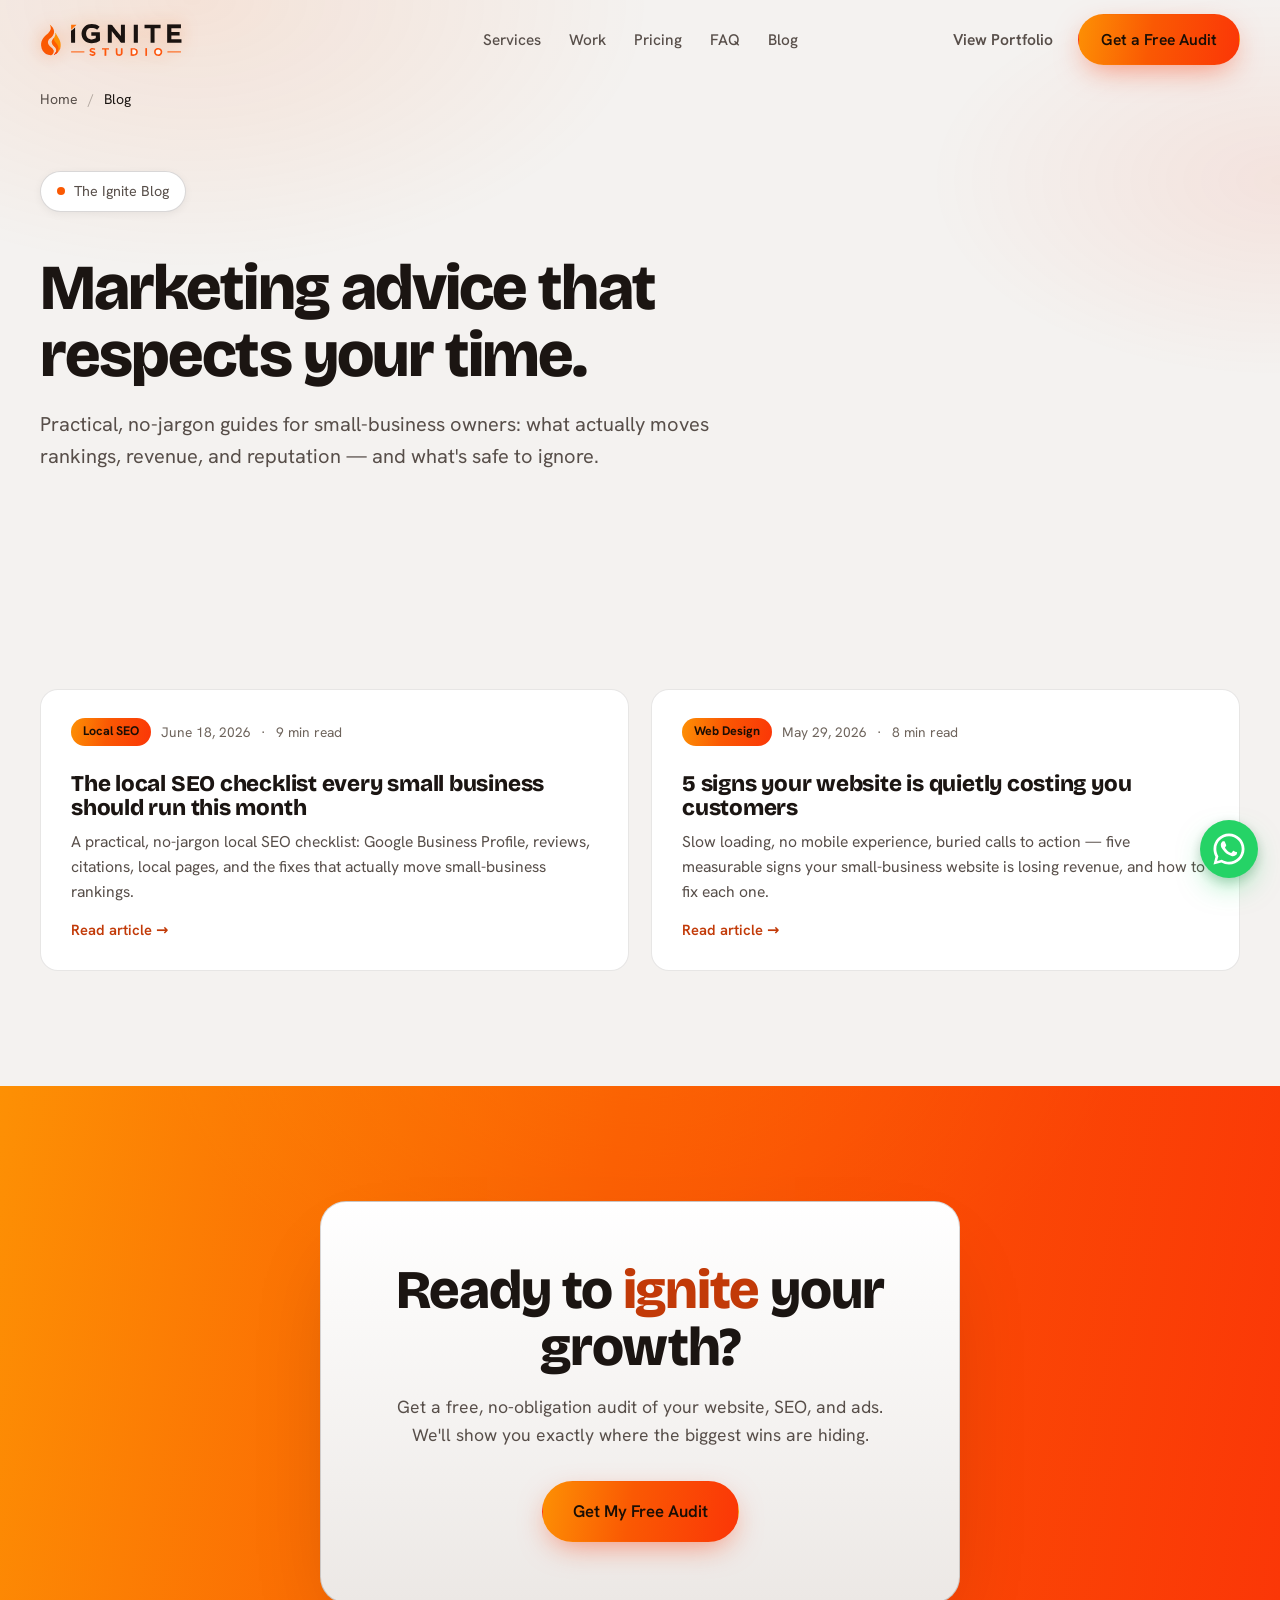
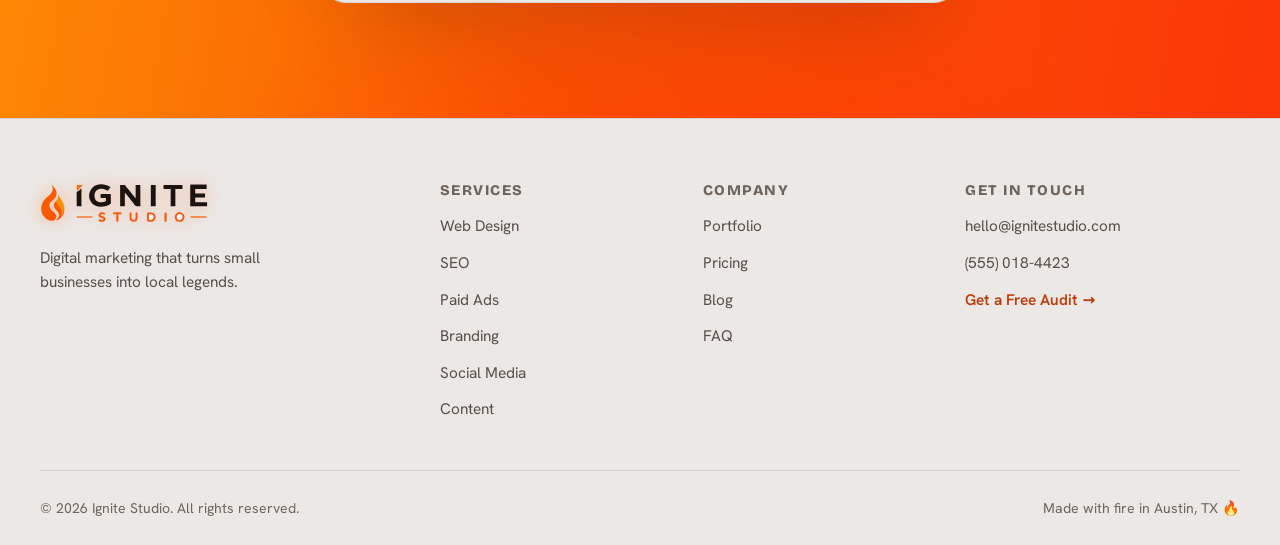
<file: blog.html>
<!doctype html>
<html lang="en" dir="ltr">
<head>
  <meta charset="utf-8" />
  <meta name="viewport" content="width=device-width, initial-scale=1, viewport-fit=cover" />
  <meta name="theme-color" content="#F4F2F0" />
  <title>Small Business Marketing Blog | Ignite Studio</title>
  <meta name="description" content="Practical, no-jargon marketing advice for small businesses: local SEO checklists, web design fixes, ad strategy, and branding that converts." />
  <meta name="robots" content="index, follow, max-image-preview:large" />
  <link rel="canonical" href="https://ignitestudio.com/blog.html" />
  <meta property="og:type" content="website" />
  <meta property="og:site_name" content="Ignite Studio" />
  <meta property="og:title" content="Small Business Marketing Blog | Ignite Studio" />
  <meta property="og:description" content="Practical, no-jargon marketing advice for small businesses: local SEO checklists, web design fixes, ad strategy, and branding that converts." />
  <meta property="og:url" content="https://ignitestudio.com/blog.html" />
  <meta property="og:image" content="https://ignitestudio.com/og-image.jpg" />
  <meta property="og:image:width" content="1200" />
  <meta property="og:image:height" content="630" />
  <meta name="twitter:card" content="summary_large_image" />
  <meta name="twitter:title" content="Small Business Marketing Blog | Ignite Studio" />
  <meta name="twitter:description" content="Practical, no-jargon marketing advice for small businesses: local SEO checklists, web design fixes, ad strategy, and branding that converts." />
  <meta name="twitter:image" content="https://ignitestudio.com/og-image.jpg" />
  <link rel="icon" href="favicon.svg" type="image/svg+xml" />
  <link rel="icon" href="favicon-32.png" sizes="32x32" type="image/png" />
  <link rel="apple-touch-icon" href="apple-touch-icon.png" />
  <link rel="manifest" href="site.webmanifest" />
  <link rel="preload" href="assets/fonts/bricolage-grotesque-var.woff2" as="font" type="font/woff2" crossorigin />
  <link rel="preload" href="assets/fonts/hanken-grotesk-var.woff2" as="font" type="font/woff2" crossorigin />
  <link rel="stylesheet" href="css/styles.css?v=28" />
  <script type="application/ld+json">
{
  "@context": "https://schema.org",
  "@type": "Blog",
  "name": "Ignite Studio Blog",
  "description": "Practical, no-jargon marketing advice for small businesses: SEO, web design, ads, and branding.",
  "url": "https://ignitestudio.com/blog.html",
  "blogPost": [
    {
      "@type": "BlogPosting",
      "headline": "The local SEO checklist every small business should run this month",
      "url": "https://ignitestudio.com/blog-local-seo.html",
      "datePublished": "2026-06-18",
      "author": {
        "@type": "Person",
        "name": "Jordan Blake"
      }
    },
    {
      "@type": "BlogPosting",
      "headline": "5 signs your website is quietly costing you customers",
      "url": "https://ignitestudio.com/blog-website-signs.html",
      "datePublished": "2026-05-29",
      "author": {
        "@type": "Person",
        "name": "Alex Rivera"
      }
    }
  ]
}
  </script>
  <script type="application/ld+json">
{
  "@context": "https://schema.org",
  "@type": "BreadcrumbList",
  "itemListElement": [
    {
      "@type": "ListItem",
      "position": 1,
      "name": "Home",
      "item": "https://ignitestudio.com/"
    },
    {
      "@type": "ListItem",
      "position": 2,
      "name": "Blog",
      "item": "https://ignitestudio.com/blog.html"
    }
  ]
}
  </script>
</head>
<body>
  <a class="skip-link" href="#main">Skip to content</a>
  <header class="site-header" id="siteHeader">
    <nav class="nav" aria-label="Primary">
      <a class="brand" href="index.html" aria-label="Ignite Studio home">
        <img class="brand-logo" src="assets/logo-nav.svg?v=10" alt="Ignite Studio" width="143" height="34" fetchpriority="high" />
      </a>
      <ul class="nav-links" id="navLinks">
        <li><a href="index.html#services">Services</a></li>
        <li><a href="index.html#work">Work</a></li>
        <li><a href="index.html#pricing">Pricing</a></li>
        <li><a href="index.html#faq">FAQ</a></li>
        <li><a href="blog.html">Blog</a></li>
      </ul>
      <div class="nav-actions">
        <a class="btn btn-ghost" href="index.html#work">View Portfolio</a>
        <a class="btn btn-primary magnetic" href="index.html#audit"><span>Get a Free Audit</span></a>
      </div>
      <button class="nav-toggle" id="navToggle" aria-label="Open menu" aria-expanded="false" aria-controls="navLinks">
        <span></span><span></span><span></span>
      </button>
    </nav>
  </header>
  <main id="main">
    <nav class="breadcrumb" aria-label="Breadcrumb">
      <div class="container">
        <a href="index.html">Home</a> <span aria-hidden="true">/</span>
        <span aria-current="page">Blog</span>
      </div>
    </nav>

    <section class="subhero">
      <div class="container">
        <p class="eyebrow"><span class="pulse-dot" aria-hidden="true"></span> The Ignite Blog</p>
        <h1 class="subhero-title">Marketing advice that respects your time.</h1>
        <p class="subhero-lead">Practical, no-jargon guides for small-business owners: what actually moves rankings, revenue, and reputation — and what's safe to ignore.</p>
      </div>
    </section>

    <section class="section">
      <div class="container">
        <div class="post-grid">
          <article class="post-card">
            <a href="blog-local-seo.html">
              <div class="post-body">
                <div class="article-meta"><span class="article-tag">Local SEO</span><time datetime="2026-06-18">June 18, 2026</time><span>&middot;</span><span>9 min read</span></div>
                <h2>The local SEO checklist every small business should run this month</h2>
                <p>A practical, no-jargon local SEO checklist: Google Business Profile, reviews, citations, local pages, and the fixes that actually move small-business rankings.</p>
                <span class="post-more">Read article &rarr;</span>
              </div>
            </a>
          </article>
          <article class="post-card">
            <a href="blog-website-signs.html">
              <div class="post-body">
                <div class="article-meta"><span class="article-tag">Web Design</span><time datetime="2026-05-29">May 29, 2026</time><span>&middot;</span><span>8 min read</span></div>
                <h2>5 signs your website is quietly costing you customers</h2>
                <p>Slow loading, no mobile experience, buried calls to action — five measurable signs your small-business website is losing revenue, and how to fix each one.</p>
                <span class="post-more">Read article &rarr;</span>
              </div>
            </a>
          </article>
        </div>
      </div>
    </section>

    <section class="cta-section">
      <div class="cta-glow" aria-hidden="true"></div>
      <div class="container">
        <div class="cta-card">
          <h2 class="cta-title">Ready to <span class="fire-text">ignite</span> your growth?</h2>
          <p class="cta-lead">Get a free, no-obligation audit of your website, SEO, and ads. We'll show you exactly where the biggest wins are hiding.</p>
          <a class="btn btn-primary btn-lg magnetic" href="index.html#audit"><span>Get My Free Audit</span></a>
        </div>
      </div>
    </section>
  </main>
  <footer class="site-footer">
    <div class="container footer-inner">
      <div class="footer-brand">
        <a class="brand" href="index.html" aria-label="Ignite Studio home">
          <img class="brand-logo brand-logo--footer" src="assets/logo-nav.svg?v=10" alt="Ignite Studio" width="169" height="40" loading="lazy" decoding="async" />
        </a>
        <p>Digital marketing that turns small businesses into local legends.</p>
      </div>
      <nav class="footer-col" aria-label="Services">
        <h3>Services</h3>
        <a href="web-design.html">Web Design</a>
        <a href="seo.html">SEO</a>
        <a href="paid-ads.html">Paid Ads</a>
        <a href="branding.html">Branding</a>
        <a href="social-media.html">Social Media</a>
        <a href="content.html">Content</a>
      </nav>
      <nav class="footer-col" aria-label="Company">
        <h3>Company</h3>
        <a href="index.html#work">Portfolio</a>
        <a href="index.html#pricing">Pricing</a>
        <a href="blog.html">Blog</a>
        <a href="index.html#faq">FAQ</a>
      </nav>
      <div class="footer-col">
        <h3>Get in touch</h3>
        <a href="mailto:hello@ignitestudio.com">hello@ignitestudio.com</a>
        <a href="tel:+15550184423">(555) 018-4423</a>
        <a href="index.html#audit" class="footer-cta">Get a Free Audit &rarr;</a>
      </div>
    </div>
    <div class="container footer-bottom">
      <p>&copy; <span id="year">2026</span> Ignite Studio. All rights reserved.</p>
      <p class="footer-made">Made with fire in Austin, TX &#128293;</p>
    </div>
  </footer>
  <script src="js/main.js?v=25" defer></script>
  <!-- Floating WhatsApp CTA -->
  <a class="wa-fab" href="https://wa.me/15550184423?text=Hi%20Ignite%20Studio%2C%20I%27d%20like%20a%20free%20audit." target="_blank" rel="noopener" aria-label="Chat with us on WhatsApp">
    <span class="wa-ping" aria-hidden="true"></span>
    <svg viewBox="0 0 32 32" fill="currentColor" aria-hidden="true"><path d="M16 .5C7.4.5.5 7.4.5 16c0 2.8.7 5.4 2 7.8L.5 31.5l7.9-2c2.3 1.3 4.9 2 7.6 2 8.6 0 15.5-6.9 15.5-15.5S24.6.5 16 .5zm0 28.3c-2.4 0-4.7-.6-6.7-1.8l-.5-.3-4.7 1.2 1.3-4.6-.3-.5C4 20.9 3.3 18.5 3.3 16 3.3 8.9 9 3.3 16 3.3S28.7 8.9 28.7 16 23 28.8 16 28.8zm7.7-9.5c-.4-.2-2.5-1.2-2.9-1.4-.4-.1-.7-.2-.9.2-.3.4-1 1.4-1.3 1.6-.2.3-.4.3-.8.1-.4-.2-1.8-.7-3.4-2.1-1.2-1.1-2.1-2.5-2.3-2.9-.2-.4 0-.6.2-.8.2-.2.4-.4.5-.7.2-.2.2-.4.4-.7.1-.3 0-.5 0-.7-.1-.2-.9-2.2-1.3-3-.3-.8-.7-.7-.9-.7h-.8c-.3 0-.7.1-1 .5-.4.4-1.4 1.3-1.4 3.3s1.4 3.8 1.6 4.1c.2.3 2.8 4.3 6.8 6 .9.4 1.7.6 2.3.8 1 .3 1.8.3 2.5.2.8-.1 2.5-1 2.8-2 .3-1 .3-1.8.2-2-.1-.1-.3-.2-.7-.4z"/></svg>
  </a>
</body>
</html>
</file>
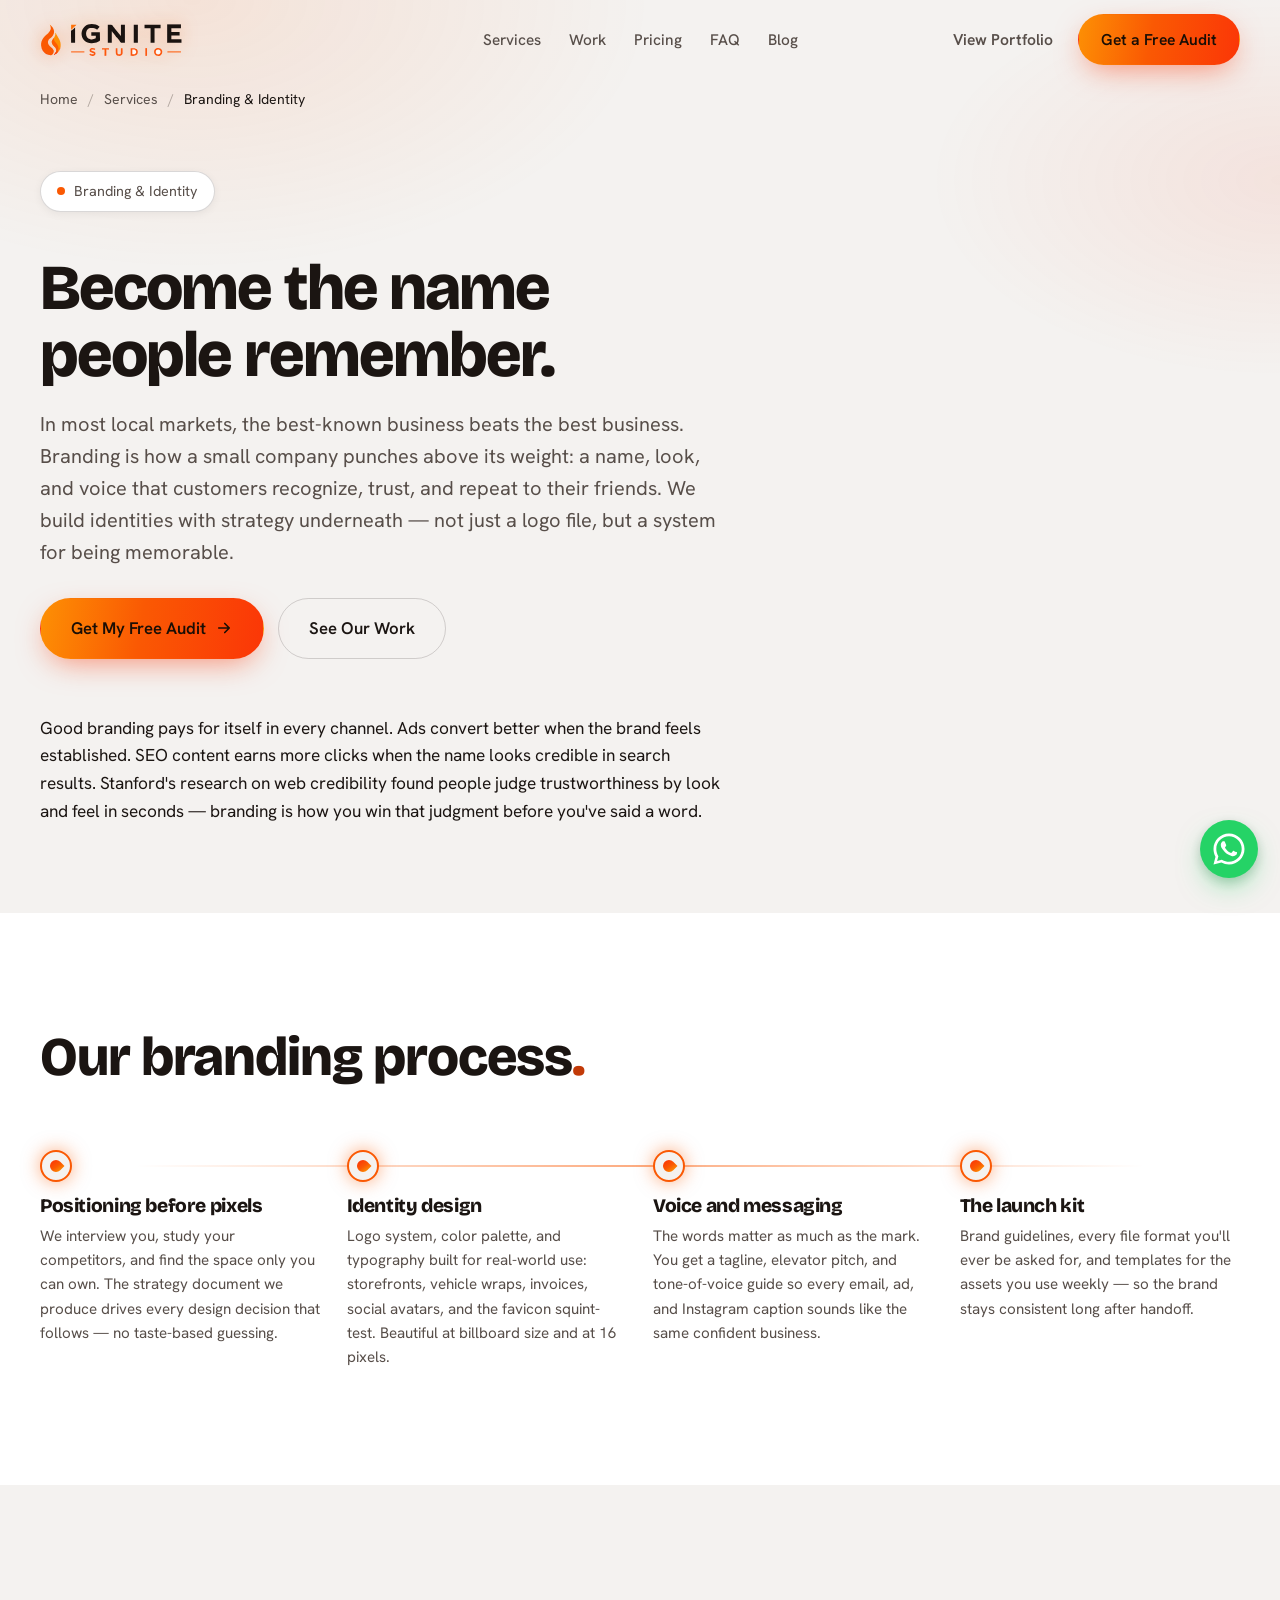
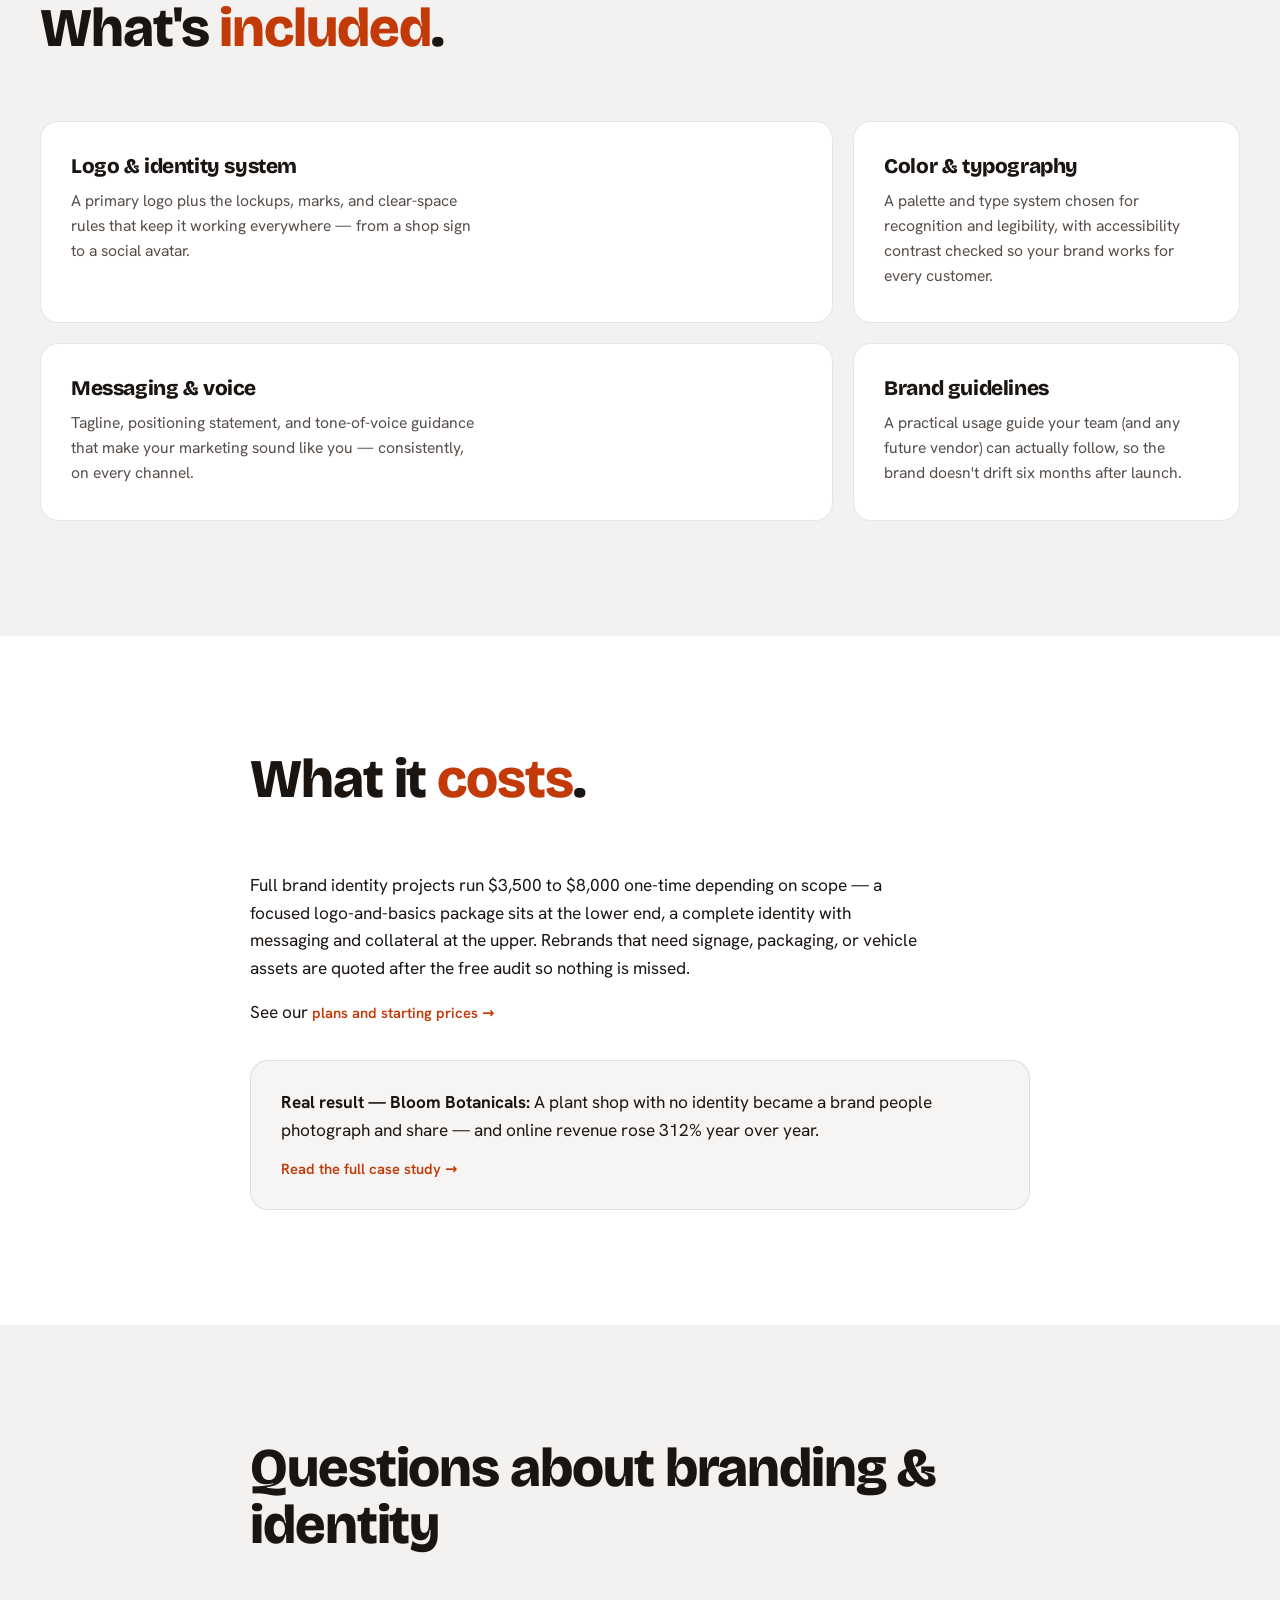
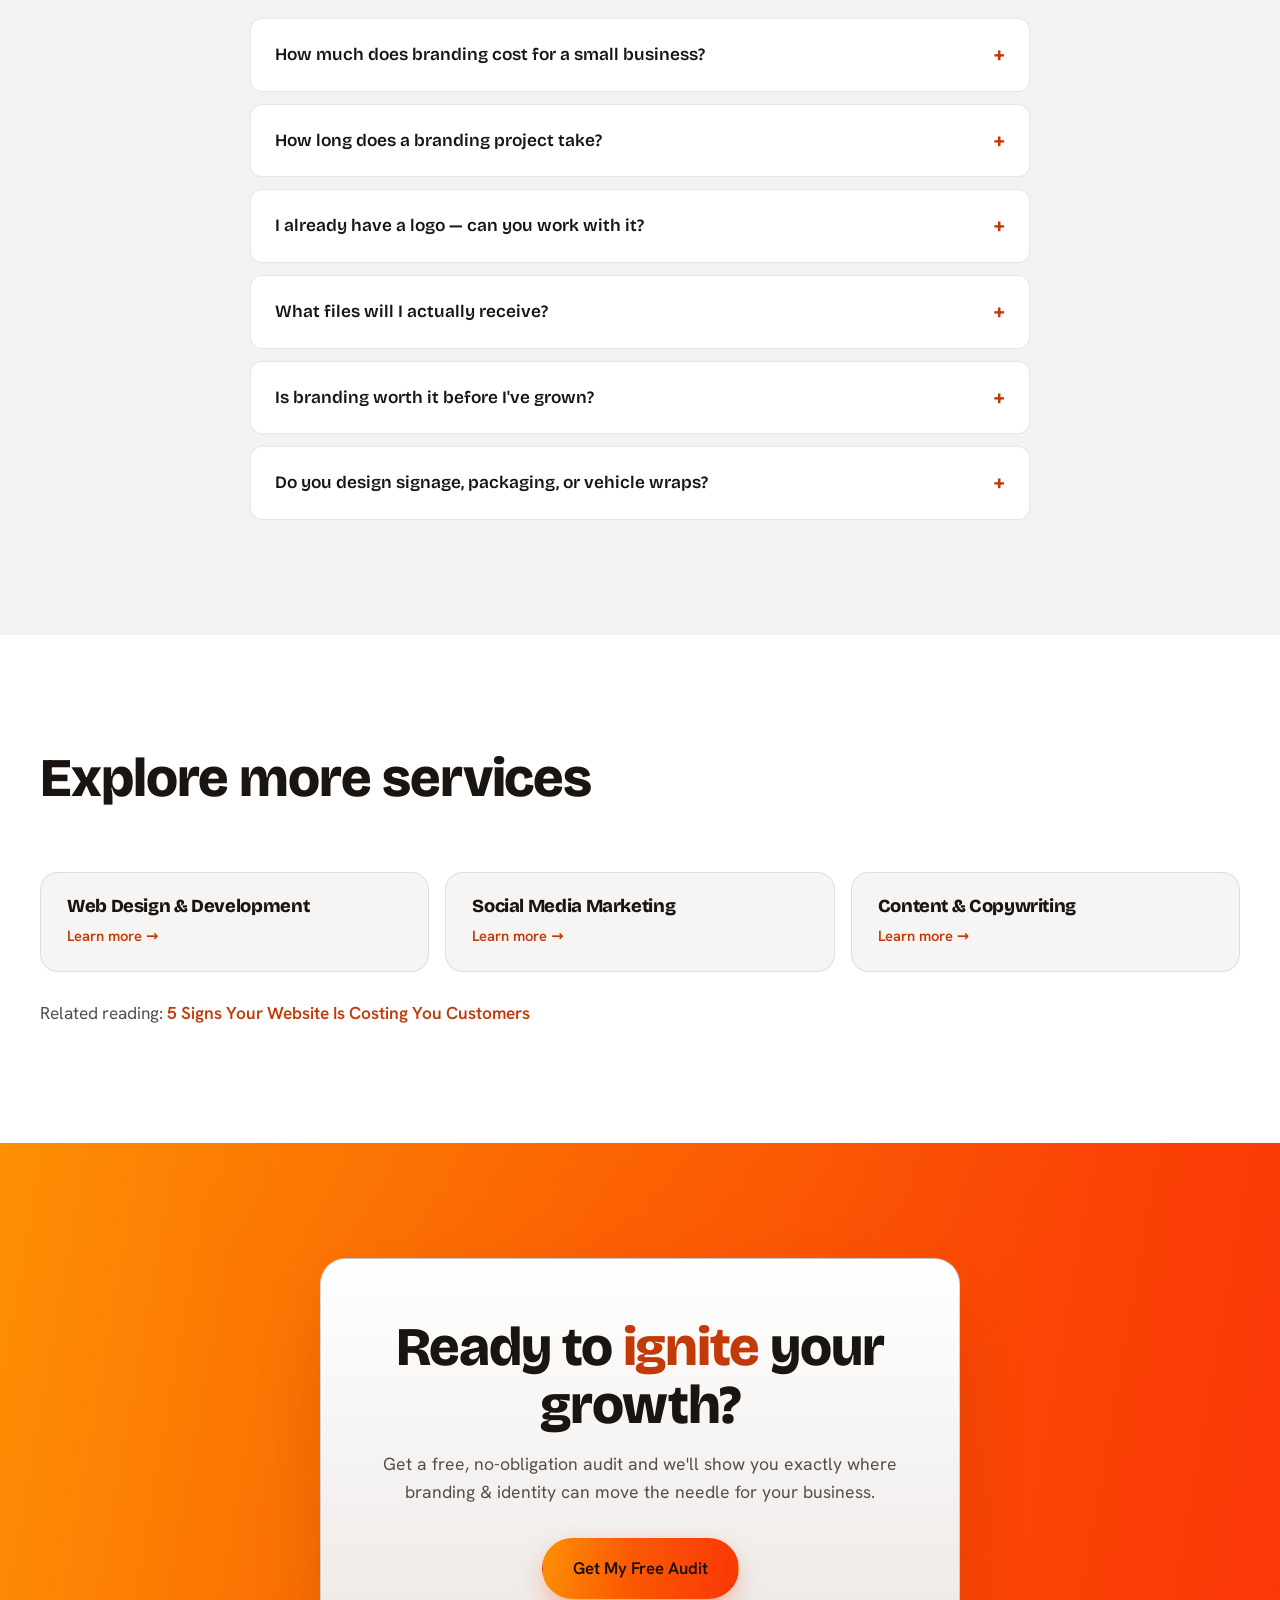
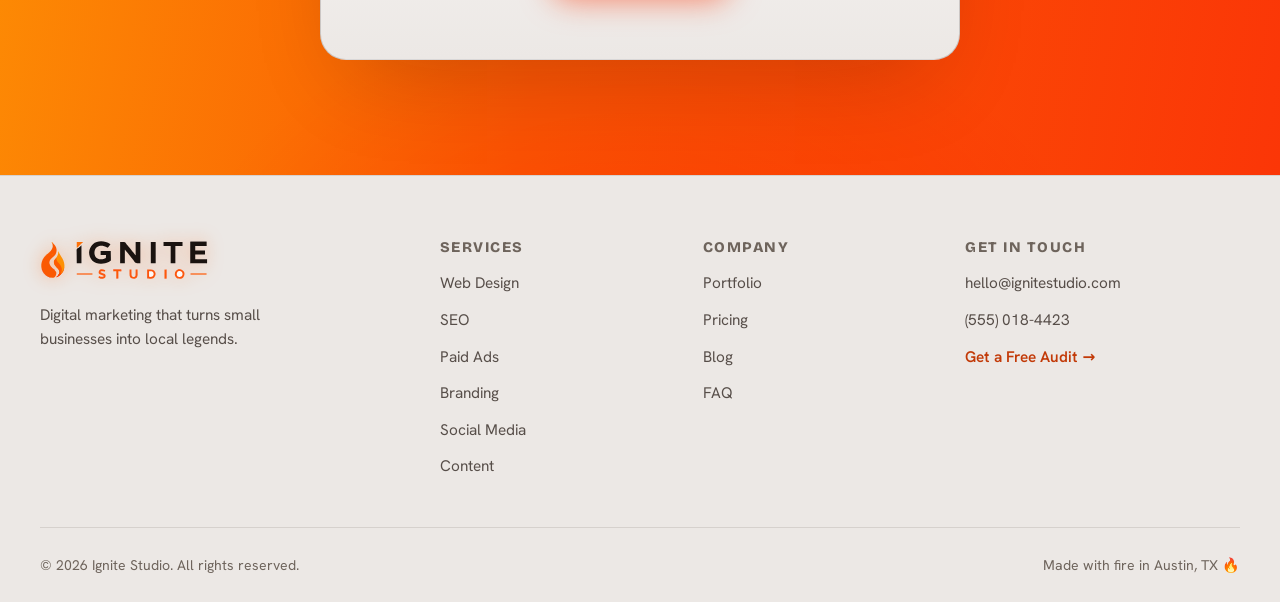
<file: branding.html>
<!doctype html>
<html lang="en" dir="ltr">
<head>
  <meta charset="utf-8" />
  <meta name="viewport" content="width=device-width, initial-scale=1, viewport-fit=cover" />
  <meta name="theme-color" content="#F4F2F0" />
  <title>Branding &amp; Identity Design for Small Businesses | Ignite Studio</title>
  <meta name="description" content="Memorable logos, brand systems, and messaging that make small businesses stand out. Strategy-first branding with real deliverables and honest pricing." />
  <meta name="robots" content="index, follow, max-image-preview:large" />
  <link rel="canonical" href="https://ignitestudio.com/branding.html" />
  <meta property="og:type" content="website" />
  <meta property="og:site_name" content="Ignite Studio" />
  <meta property="og:title" content="Branding &amp; Identity Design for Small Businesses | Ignite Studio" />
  <meta property="og:description" content="Memorable logos, brand systems, and messaging that make small businesses stand out. Strategy-first branding with real deliverables and honest pricing." />
  <meta property="og:url" content="https://ignitestudio.com/branding.html" />
  <meta property="og:image" content="https://ignitestudio.com/og-image.jpg" />
  <meta property="og:image:width" content="1200" />
  <meta property="og:image:height" content="630" />
  <meta name="twitter:card" content="summary_large_image" />
  <meta name="twitter:title" content="Branding &amp; Identity Design for Small Businesses | Ignite Studio" />
  <meta name="twitter:description" content="Memorable logos, brand systems, and messaging that make small businesses stand out. Strategy-first branding with real deliverables and honest pricing." />
  <meta name="twitter:image" content="https://ignitestudio.com/og-image.jpg" />
  <link rel="icon" href="favicon.svg" type="image/svg+xml" />
  <link rel="icon" href="favicon-32.png" sizes="32x32" type="image/png" />
  <link rel="apple-touch-icon" href="apple-touch-icon.png" />
  <link rel="manifest" href="site.webmanifest" />
  <link rel="preload" href="assets/fonts/bricolage-grotesque-var.woff2" as="font" type="font/woff2" crossorigin />
  <link rel="preload" href="assets/fonts/hanken-grotesk-var.woff2" as="font" type="font/woff2" crossorigin />
  <link rel="stylesheet" href="css/styles.css?v=28" />
  <script type="application/ld+json">
{
  "@context": "https://schema.org",
  "@type": "Service",
  "name": "Branding & Identity",
  "serviceType": "Branding & Identity",
  "description": "Memorable logos, brand systems, and messaging that make small businesses stand out. Strategy-first branding with real deliverables and honest pricing.",
  "provider": {
    "@type": "Organization",
    "name": "Ignite Studio",
    "url": "https://ignitestudio.com/"
  },
  "areaServed": {
    "@type": "State",
    "name": "Texas"
  },
  "url": "https://ignitestudio.com/branding.html"
}
  </script>
  <script type="application/ld+json">
{
  "@context": "https://schema.org",
  "@type": "BreadcrumbList",
  "itemListElement": [
    {
      "@type": "ListItem",
      "position": 1,
      "name": "Home",
      "item": "https://ignitestudio.com/"
    },
    {
      "@type": "ListItem",
      "position": 2,
      "name": "Services",
      "item": "https://ignitestudio.com/#services"
    },
    {
      "@type": "ListItem",
      "position": 3,
      "name": "Branding & Identity",
      "item": "https://ignitestudio.com/branding.html"
    }
  ]
}
  </script>
  <script type="application/ld+json">
{
  "@context": "https://schema.org",
  "@type": "FAQPage",
  "mainEntity": [
    {
      "@type": "Question",
      "name": "How much does branding cost for a small business?",
      "acceptedAnswer": {
        "@type": "Answer",
        "text": "Identity projects run $3,500 to $8,000 one-time depending on scope. You'll get an itemized quote after the free audit — including what you can safely skip at your stage."
      }
    },
    {
      "@type": "Question",
      "name": "How long does a branding project take?",
      "acceptedAnswer": {
        "@type": "Answer",
        "text": "Most identity projects run 4 to 8 weeks from kickoff to final files, depending on feedback rounds and how much collateral you need."
      }
    },
    {
      "@type": "Question",
      "name": "I already have a logo — can you work with it?",
      "acceptedAnswer": {
        "@type": "Answer",
        "text": "Often, yes. A brand refresh keeps the recognition you've earned and fixes what's holding you back. The audit will tell you honestly whether refresh or rebuild is the better investment."
      }
    },
    {
      "@type": "Question",
      "name": "What files will I actually receive?",
      "acceptedAnswer": {
        "@type": "Answer",
        "text": "Everything: vector masters, print-ready and web-ready versions, social crops, favicon set, plus the guidelines document. You own all of it outright."
      }
    },
    {
      "@type": "Question",
      "name": "Is branding worth it before I've grown?",
      "acceptedAnswer": {
        "@type": "Answer",
        "text": "A modest, well-built identity early beats an expensive rebrand later — it makes every ad, sign, and page you buy afterwards work harder. We'll size the project to your stage, not our portfolio."
      }
    },
    {
      "@type": "Question",
      "name": "Do you design signage, packaging, or vehicle wraps?",
      "acceptedAnswer": {
        "@type": "Answer",
        "text": "Yes — physical brand touchpoints are often where local businesses win recognition, and we design them as part of the identity system, not an afterthought."
      }
    }
  ]
}
  </script>
</head>
<body>
  <a class="skip-link" href="#main">Skip to content</a>
  <header class="site-header" id="siteHeader">
    <nav class="nav" aria-label="Primary">
      <a class="brand" href="index.html" aria-label="Ignite Studio home">
        <img class="brand-logo" src="assets/logo-nav.svg?v=10" alt="Ignite Studio" width="143" height="34" fetchpriority="high" />
      </a>
      <ul class="nav-links" id="navLinks">
        <li><a href="index.html#services">Services</a></li>
        <li><a href="index.html#work">Work</a></li>
        <li><a href="index.html#pricing">Pricing</a></li>
        <li><a href="index.html#faq">FAQ</a></li>
        <li><a href="blog.html">Blog</a></li>
      </ul>
      <div class="nav-actions">
        <a class="btn btn-ghost" href="index.html#work">View Portfolio</a>
        <a class="btn btn-primary magnetic" href="index.html#audit"><span>Get a Free Audit</span></a>
      </div>
      <button class="nav-toggle" id="navToggle" aria-label="Open menu" aria-expanded="false" aria-controls="navLinks">
        <span></span><span></span><span></span>
      </button>
    </nav>
  </header>
  <main id="main">
    <nav class="breadcrumb" aria-label="Breadcrumb">
      <div class="container">
        <a href="index.html">Home</a> <span aria-hidden="true">/</span>
        <a href="index.html#services">Services</a> <span aria-hidden="true">/</span>
        <span aria-current="page">Branding & Identity</span>
      </div>
    </nav>

    <section class="subhero">
      <div class="container">
        <p class="eyebrow"><span class="pulse-dot" aria-hidden="true"></span> Branding & Identity</p>
        <h1 class="subhero-title">Become the name people remember.</h1>
        <p class="subhero-lead">In most local markets, the best-known business beats the best business. Branding is how a small company punches above its weight: a name, look, and voice that customers recognize, trust, and repeat to their friends. We build identities with strategy underneath — not just a logo file, but a system for being memorable.</p>
        <div class="hero-cta">
          <a class="btn btn-primary btn-lg magnetic" href="index.html#audit"><span>Get My Free Audit</span>
            <svg width="18" height="18" viewBox="0 0 24 24" fill="none" aria-hidden="true"><path d="M5 12h14M13 6l6 6-6 6" stroke="currentColor" stroke-width="2.2" stroke-linecap="round" stroke-linejoin="round"/></svg>
          </a>
          <a class="btn btn-outline btn-lg" href="index.html#work"><span>See Our Work</span></a>
        </div>
        <div class="prose" style="margin-top: 34px;">
          <p>Good branding pays for itself in every channel. Ads convert better when the brand feels established. SEO content earns more clicks when the name looks credible in search results. Stanford's research on web credibility found people judge trustworthiness by look and feel in seconds — branding is how you win that judgment before you've said a word.</p>
        </div>
      </div>
    </section>

    <section class="section section--light">
      <div class="container">
        <header class="section-head">
          <h2 class="section-title">Our branding process<span class="fire-text">.</span></h2>
        </header>
        <ol class="steps">
          <li class="step"><span class="step-node" aria-hidden="true"><span class="step-flame"></span></span><h3>Positioning before pixels</h3><p>We interview you, study your competitors, and find the space only you can own. The strategy document we produce drives every design decision that follows — no taste-based guessing.</p></li>
          <li class="step"><span class="step-node" aria-hidden="true"><span class="step-flame"></span></span><h3>Identity design</h3><p>Logo system, color palette, and typography built for real-world use: storefronts, vehicle wraps, invoices, social avatars, and the favicon squint-test. Beautiful at billboard size and at 16 pixels.</p></li>
          <li class="step"><span class="step-node" aria-hidden="true"><span class="step-flame"></span></span><h3>Voice and messaging</h3><p>The words matter as much as the mark. You get a tagline, elevator pitch, and tone-of-voice guide so every email, ad, and Instagram caption sounds like the same confident business.</p></li>
          <li class="step"><span class="step-node" aria-hidden="true"><span class="step-flame"></span></span><h3>The launch kit</h3><p>Brand guidelines, every file format you'll ever be asked for, and templates for the assets you use weekly — so the brand stays consistent long after handoff.</p></li>
        </ol>
      </div>
    </section>

    <section class="section">
      <div class="container">
        <header class="section-head">
          <h2 class="section-title">What's <span class="fire-text">included</span>.</h2>
        </header>
        <div class="bento">
          <article class="card"><h3>Logo & identity system</h3><p>A primary logo plus the lockups, marks, and clear-space rules that keep it working everywhere — from a shop sign to a social avatar.</p></article>
          <article class="card"><h3>Color & typography</h3><p>A palette and type system chosen for recognition and legibility, with accessibility contrast checked so your brand works for every customer.</p></article>
          <article class="card"><h3>Messaging & voice</h3><p>Tagline, positioning statement, and tone-of-voice guidance that make your marketing sound like you — consistently, on every channel.</p></article>
          <article class="card"><h3>Brand guidelines</h3><p>A practical usage guide your team (and any future vendor) can actually follow, so the brand doesn't drift six months after launch.</p></article>
        </div>
      </div>
    </section>

    <section class="section section--light">
      <div class="container container-narrow">
        <header class="section-head">
          <h2 class="section-title">What it <span class="fire-text">costs</span>.</h2>
        </header>
        <div class="prose">
          <p>Full brand identity projects run $3,500 to $8,000 one-time depending on scope — a focused logo-and-basics package sits at the lower end, a complete identity with messaging and collateral at the upper. Rebrands that need signage, packaging, or vehicle assets are quoted after the free audit so nothing is missed.</p>
          <p>See our <a href="index.html#pricing" class="card-link" style="margin:0; padding:0;">plans and starting prices &rarr;</a></p>
        </div>
        <figure class="case-quote" style="margin-bottom:0;">
          <blockquote><strong>Real result — Bloom Botanicals:</strong> A plant shop with no identity became a brand people photograph and share — and online revenue rose 312% year over year.</blockquote>
          <figcaption><a href="case-bloom-botanicals.html" class="card-link" style="margin:0; padding:0;">Read the full case study &rarr;</a></figcaption>
        </figure>
      </div>
    </section>

    <section class="section" aria-labelledby="faq-title">
      <div class="container container-narrow">
        <header class="section-head"><h2 class="section-title" id="faq-title">Questions about branding & identity</h2></header>
        <div class="faq">
          <details class="faq-item"><summary>How much does branding cost for a small business?</summary><div class="faq-answer"><p>Identity projects run $3,500 to $8,000 one-time depending on scope. You'll get an itemized quote after the free audit — including what you can safely skip at your stage.</p></div></details>
          <details class="faq-item"><summary>How long does a branding project take?</summary><div class="faq-answer"><p>Most identity projects run 4 to 8 weeks from kickoff to final files, depending on feedback rounds and how much collateral you need.</p></div></details>
          <details class="faq-item"><summary>I already have a logo — can you work with it?</summary><div class="faq-answer"><p>Often, yes. A brand refresh keeps the recognition you've earned and fixes what's holding you back. The audit will tell you honestly whether refresh or rebuild is the better investment.</p></div></details>
          <details class="faq-item"><summary>What files will I actually receive?</summary><div class="faq-answer"><p>Everything: vector masters, print-ready and web-ready versions, social crops, favicon set, plus the guidelines document. You own all of it outright.</p></div></details>
          <details class="faq-item"><summary>Is branding worth it before I've grown?</summary><div class="faq-answer"><p>A modest, well-built identity early beats an expensive rebrand later — it makes every ad, sign, and page you buy afterwards work harder. We'll size the project to your stage, not our portfolio.</p></div></details>
          <details class="faq-item"><summary>Do you design signage, packaging, or vehicle wraps?</summary><div class="faq-answer"><p>Yes — physical brand touchpoints are often where local businesses win recognition, and we design them as part of the identity system, not an afterthought.</p></div></details>
        </div>
      </div>
    </section>

    <section class="section section--light">
      <div class="container">
        <header class="section-head"><h2 class="section-title">Explore more services</h2></header>
        <div class="link-grid">
          <a class="link-card" href="web-design.html"><h3>Web Design & Development</h3><span>Learn more &rarr;</span></a>
          <a class="link-card" href="social-media.html"><h3>Social Media Marketing</h3><span>Learn more &rarr;</span></a>
          <a class="link-card" href="content.html"><h3>Content & Copywriting</h3><span>Learn more &rarr;</span></a>
        </div>
        <p class="related-read">Related reading: <a href="blog-website-signs.html">5 Signs Your Website Is Costing You Customers</a></p>
      </div>
    </section>

    <section class="cta-section">
      <div class="cta-glow" aria-hidden="true"></div>
      <div class="container">
        <div class="cta-card">
          <h2 class="cta-title">Ready to <span class="fire-text">ignite</span> your growth?</h2>
          <p class="cta-lead">Get a free, no-obligation audit and we'll show you exactly where branding & identity can move the needle for your business.</p>
          <a class="btn btn-primary btn-lg magnetic" href="index.html#audit"><span>Get My Free Audit</span></a>
        </div>
      </div>
    </section>
  </main>
  <footer class="site-footer">
    <div class="container footer-inner">
      <div class="footer-brand">
        <a class="brand" href="index.html" aria-label="Ignite Studio home">
          <img class="brand-logo brand-logo--footer" src="assets/logo-nav.svg?v=10" alt="Ignite Studio" width="169" height="40" loading="lazy" decoding="async" />
        </a>
        <p>Digital marketing that turns small businesses into local legends.</p>
      </div>
      <nav class="footer-col" aria-label="Services">
        <h3>Services</h3>
        <a href="web-design.html">Web Design</a>
        <a href="seo.html">SEO</a>
        <a href="paid-ads.html">Paid Ads</a>
        <a href="branding.html">Branding</a>
        <a href="social-media.html">Social Media</a>
        <a href="content.html">Content</a>
      </nav>
      <nav class="footer-col" aria-label="Company">
        <h3>Company</h3>
        <a href="index.html#work">Portfolio</a>
        <a href="index.html#pricing">Pricing</a>
        <a href="blog.html">Blog</a>
        <a href="index.html#faq">FAQ</a>
      </nav>
      <div class="footer-col">
        <h3>Get in touch</h3>
        <a href="mailto:hello@ignitestudio.com">hello@ignitestudio.com</a>
        <a href="tel:+15550184423">(555) 018-4423</a>
        <a href="index.html#audit" class="footer-cta">Get a Free Audit &rarr;</a>
      </div>
    </div>
    <div class="container footer-bottom">
      <p>&copy; <span id="year">2026</span> Ignite Studio. All rights reserved.</p>
      <p class="footer-made">Made with fire in Austin, TX &#128293;</p>
    </div>
  </footer>
  <script src="js/main.js?v=25" defer></script>
  <!-- Floating WhatsApp CTA -->
  <a class="wa-fab" href="https://wa.me/15550184423?text=Hi%20Ignite%20Studio%2C%20I%27d%20like%20a%20free%20audit." target="_blank" rel="noopener" aria-label="Chat with us on WhatsApp">
    <span class="wa-ping" aria-hidden="true"></span>
    <svg viewBox="0 0 32 32" fill="currentColor" aria-hidden="true"><path d="M16 .5C7.4.5.5 7.4.5 16c0 2.8.7 5.4 2 7.8L.5 31.5l7.9-2c2.3 1.3 4.9 2 7.6 2 8.6 0 15.5-6.9 15.5-15.5S24.6.5 16 .5zm0 28.3c-2.4 0-4.7-.6-6.7-1.8l-.5-.3-4.7 1.2 1.3-4.6-.3-.5C4 20.9 3.3 18.5 3.3 16 3.3 8.9 9 3.3 16 3.3S28.7 8.9 28.7 16 23 28.8 16 28.8zm7.7-9.5c-.4-.2-2.5-1.2-2.9-1.4-.4-.1-.7-.2-.9.2-.3.4-1 1.4-1.3 1.6-.2.3-.4.3-.8.1-.4-.2-1.8-.7-3.4-2.1-1.2-1.1-2.1-2.5-2.3-2.9-.2-.4 0-.6.2-.8.2-.2.4-.4.5-.7.2-.2.2-.4.4-.7.1-.3 0-.5 0-.7-.1-.2-.9-2.2-1.3-3-.3-.8-.7-.7-.9-.7h-.8c-.3 0-.7.1-1 .5-.4.4-1.4 1.3-1.4 3.3s1.4 3.8 1.6 4.1c.2.3 2.8 4.3 6.8 6 .9.4 1.7.6 2.3.8 1 .3 1.8.3 2.5.2.8-.1 2.5-1 2.8-2 .3-1 .3-1.8.2-2-.1-.1-.3-.2-.7-.4z"/></svg>
  </a>
</body>
</html>
</file>
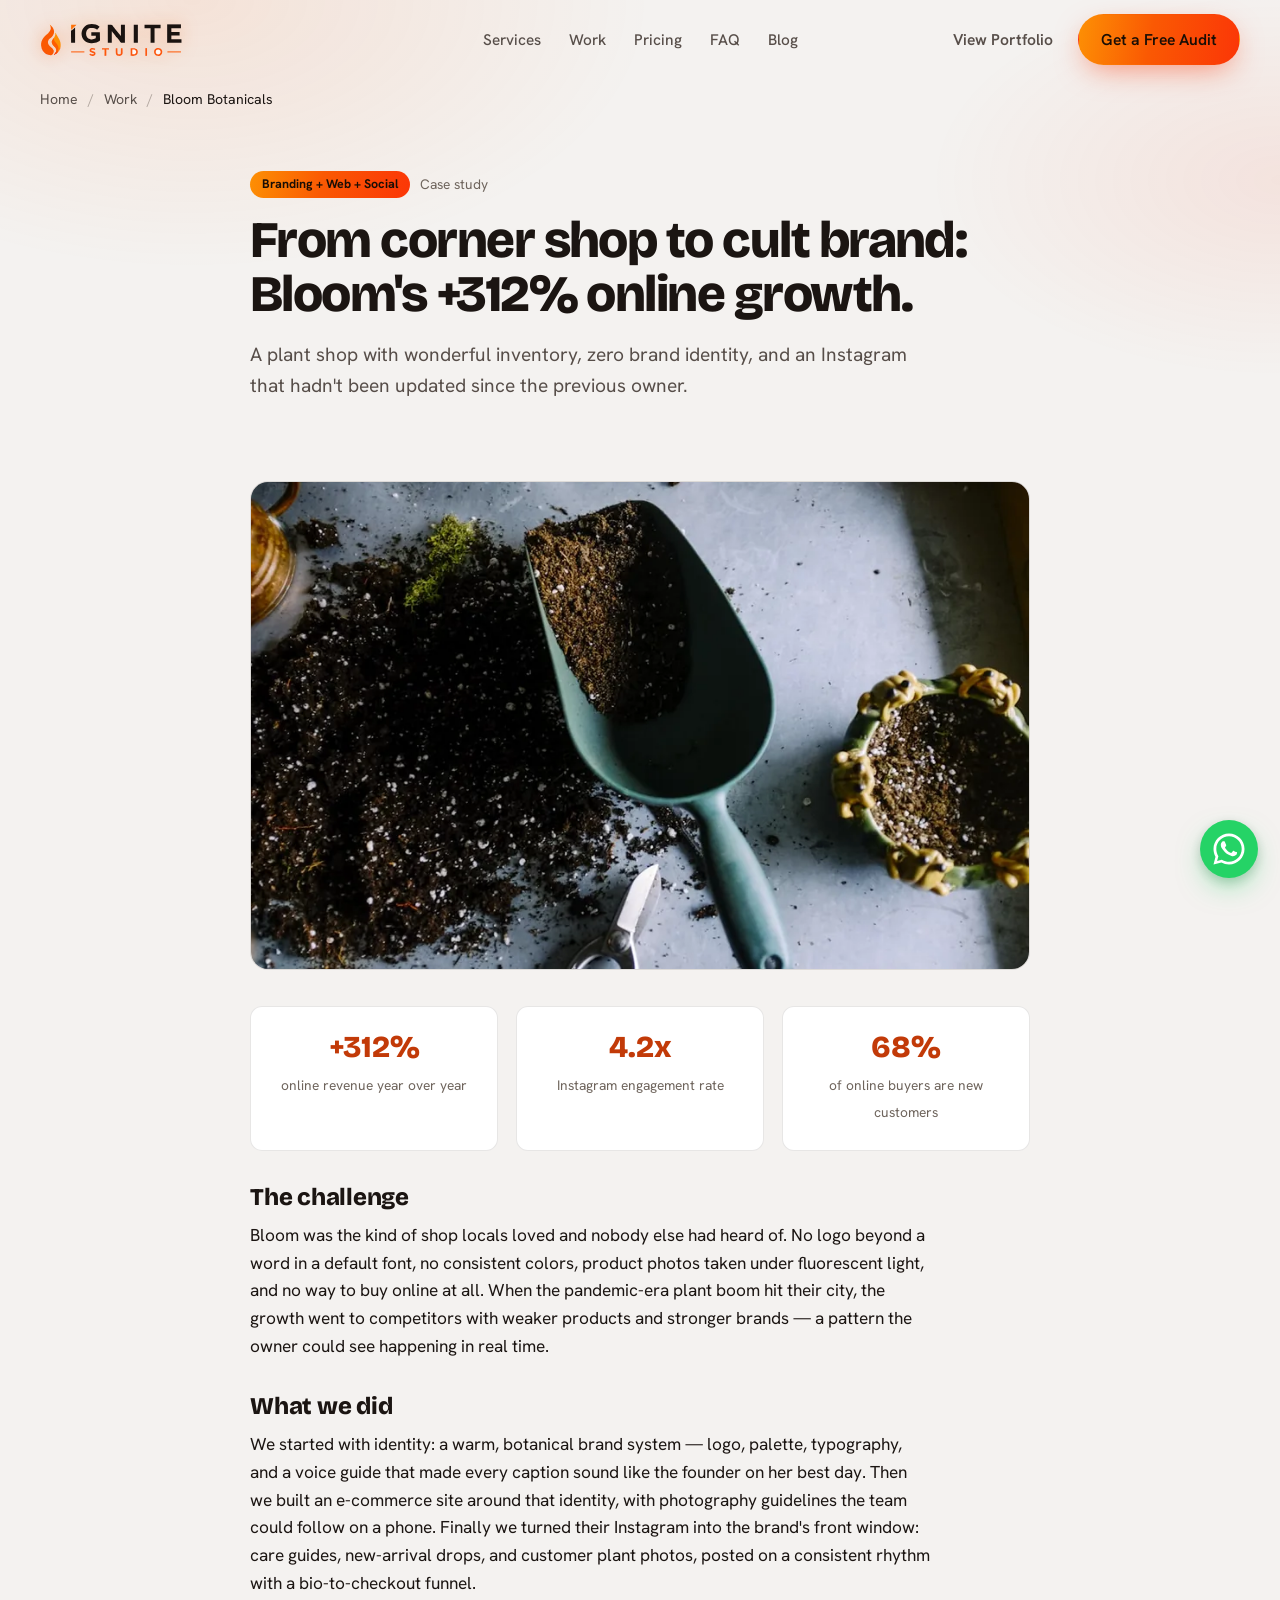
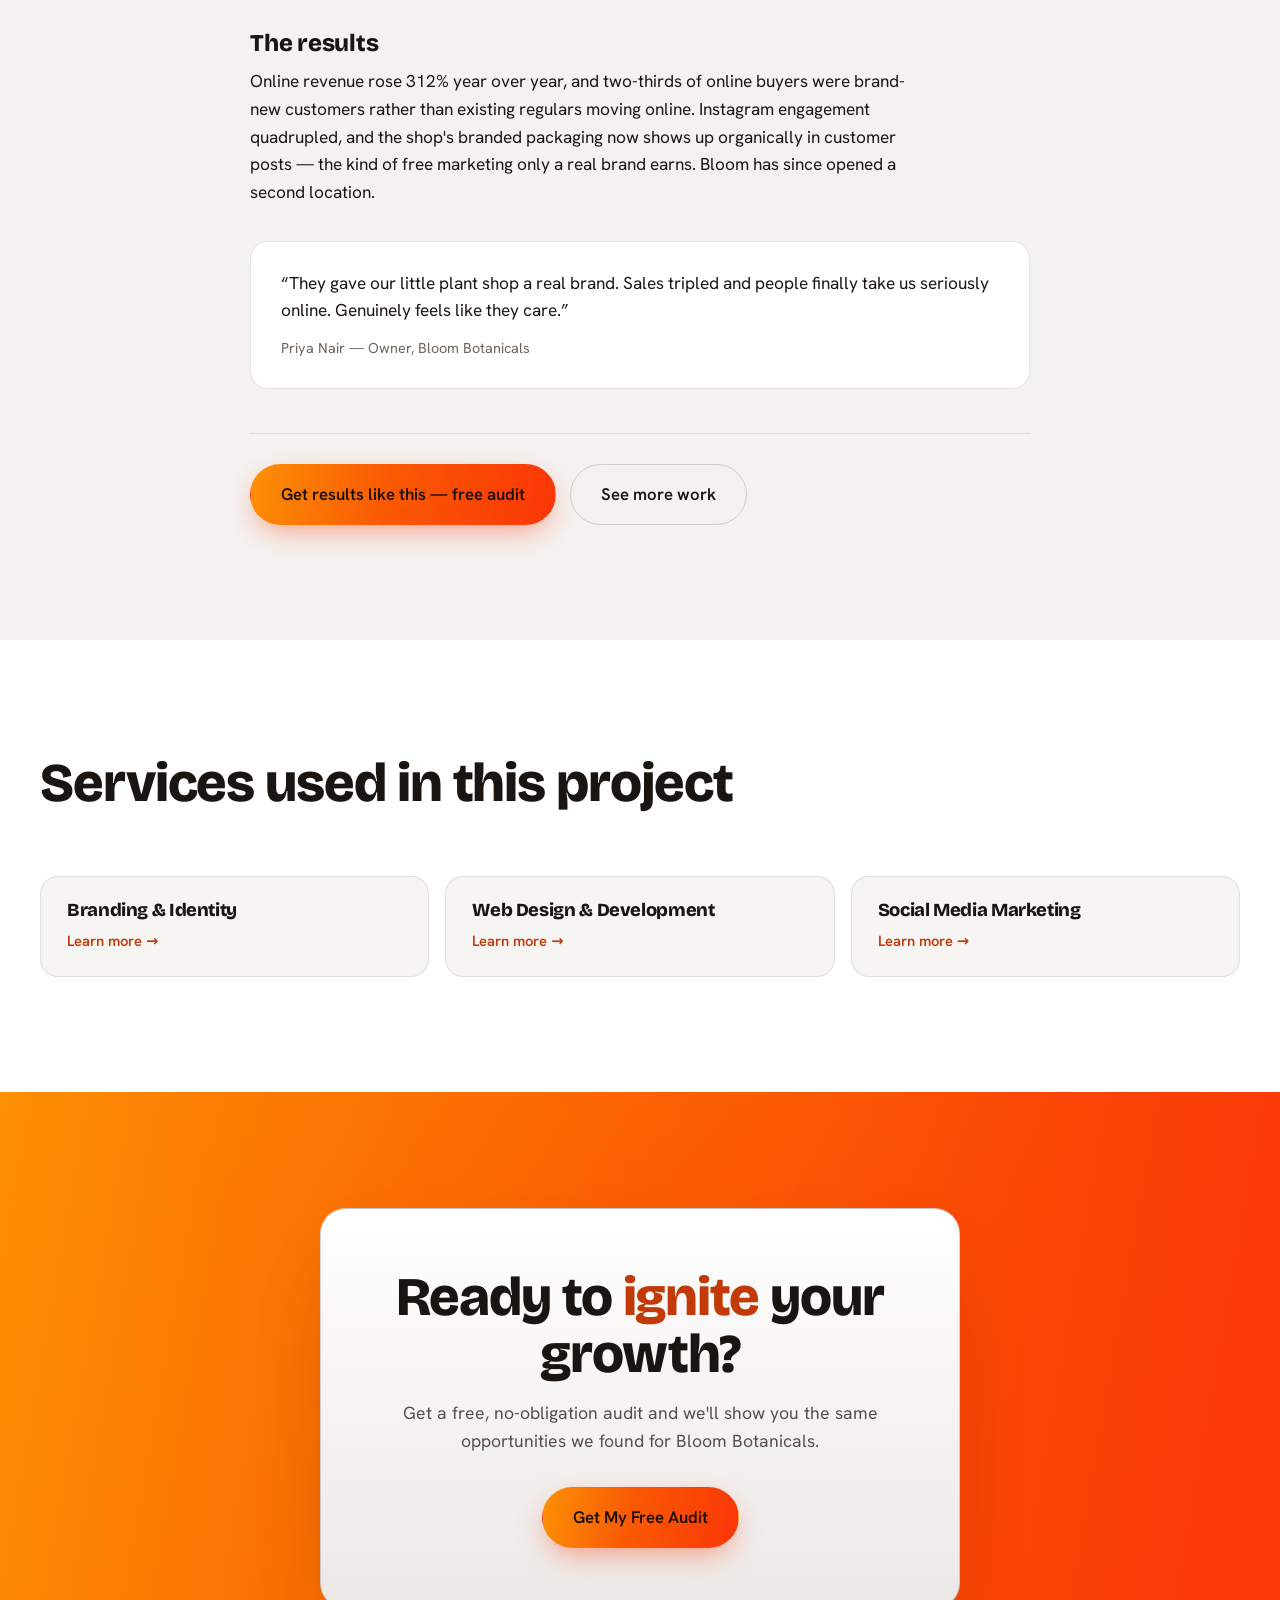
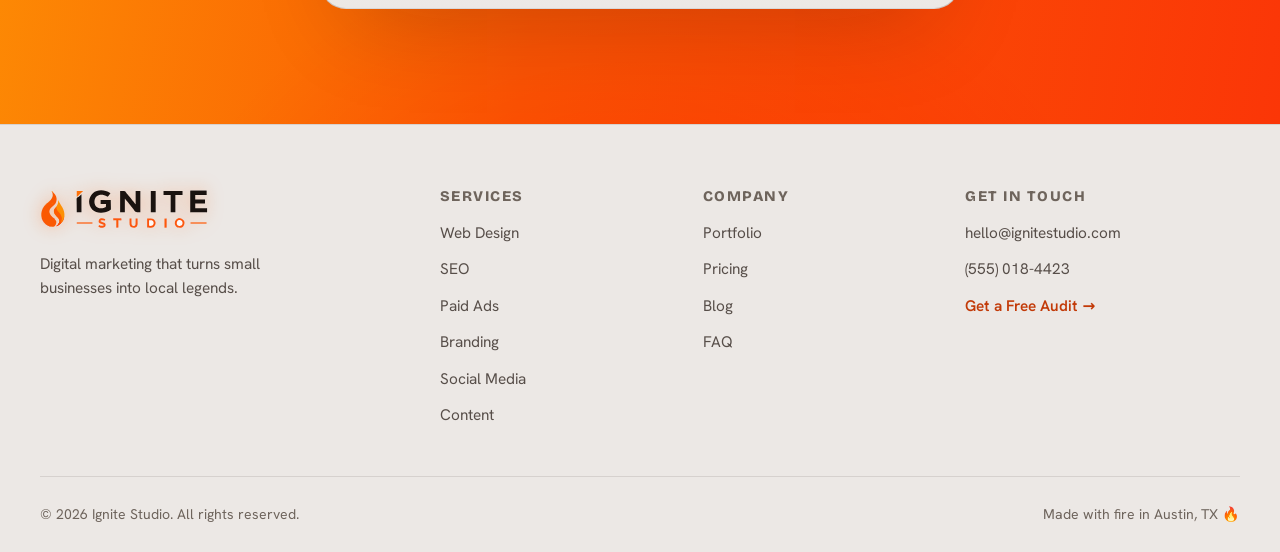
<file: case-bloom-botanicals.html>
<!doctype html>
<html lang="en" dir="ltr">
<head>
  <meta charset="utf-8" />
  <meta name="viewport" content="width=device-width, initial-scale=1, viewport-fit=cover" />
  <meta name="theme-color" content="#F4F2F0" />
  <title>Case Study: Bloom Botanicals — +312% Online Revenue | Ignite Studio</title>
  <meta name="description" content="How a full rebrand and e-commerce launch helped a local plant shop triple online revenue and become a brand customers photograph and share." />
  <meta name="robots" content="index, follow, max-image-preview:large" />
  <link rel="canonical" href="https://ignitestudio.com/case-bloom-botanicals.html" />
  <meta property="og:type" content="website" />
  <meta property="og:site_name" content="Ignite Studio" />
  <meta property="og:title" content="Case Study: Bloom Botanicals — +312% Online Revenue | Ignite Studio" />
  <meta property="og:description" content="How a full rebrand and e-commerce launch helped a local plant shop triple online revenue and become a brand customers photograph and share." />
  <meta property="og:url" content="https://ignitestudio.com/case-bloom-botanicals.html" />
  <meta property="og:image" content="https://ignitestudio.com/og-image.jpg" />
  <meta property="og:image:width" content="1200" />
  <meta property="og:image:height" content="630" />
  <meta name="twitter:card" content="summary_large_image" />
  <meta name="twitter:title" content="Case Study: Bloom Botanicals — +312% Online Revenue | Ignite Studio" />
  <meta name="twitter:description" content="How a full rebrand and e-commerce launch helped a local plant shop triple online revenue and become a brand customers photograph and share." />
  <meta name="twitter:image" content="https://ignitestudio.com/og-image.jpg" />
  <link rel="icon" href="favicon.svg" type="image/svg+xml" />
  <link rel="icon" href="favicon-32.png" sizes="32x32" type="image/png" />
  <link rel="apple-touch-icon" href="apple-touch-icon.png" />
  <link rel="manifest" href="site.webmanifest" />
  <link rel="preload" href="assets/fonts/bricolage-grotesque-var.woff2" as="font" type="font/woff2" crossorigin />
  <link rel="preload" href="assets/fonts/hanken-grotesk-var.woff2" as="font" type="font/woff2" crossorigin />
  <link rel="stylesheet" href="css/styles.css?v=28" />
  <script type="application/ld+json">
{
  "@context": "https://schema.org",
  "@type": "Article",
  "headline": "From corner shop to cult brand: Bloom's +312% online growth.",
  "description": "How a full rebrand and e-commerce launch helped a local plant shop triple online revenue and become a brand customers photograph and share.",
  "image": "https://ignitestudio.com/assets/work-plants.webp",
  "datePublished": "2026-07-01",
  "dateModified": "2026-07-07",
  "author": {
    "@type": "Organization",
    "name": "Ignite Studio",
    "url": "https://ignitestudio.com/"
  },
  "publisher": {
    "@type": "Organization",
    "name": "Ignite Studio",
    "logo": {
      "@type": "ImageObject",
      "url": "https://ignitestudio.com/icon-512.png"
    }
  },
  "mainEntityOfPage": "https://ignitestudio.com/case-bloom-botanicals.html"
}
  </script>
  <script type="application/ld+json">
{
  "@context": "https://schema.org",
  "@type": "BreadcrumbList",
  "itemListElement": [
    {
      "@type": "ListItem",
      "position": 1,
      "name": "Home",
      "item": "https://ignitestudio.com/"
    },
    {
      "@type": "ListItem",
      "position": 2,
      "name": "Work",
      "item": "https://ignitestudio.com/#work"
    },
    {
      "@type": "ListItem",
      "position": 3,
      "name": "Bloom Botanicals",
      "item": "https://ignitestudio.com/case-bloom-botanicals.html"
    }
  ]
}
  </script>
</head>
<body>
  <a class="skip-link" href="#main">Skip to content</a>
  <header class="site-header" id="siteHeader">
    <nav class="nav" aria-label="Primary">
      <a class="brand" href="index.html" aria-label="Ignite Studio home">
        <img class="brand-logo" src="assets/logo-nav.svg?v=10" alt="Ignite Studio" width="143" height="34" fetchpriority="high" />
      </a>
      <ul class="nav-links" id="navLinks">
        <li><a href="index.html#services">Services</a></li>
        <li><a href="index.html#work">Work</a></li>
        <li><a href="index.html#pricing">Pricing</a></li>
        <li><a href="index.html#faq">FAQ</a></li>
        <li><a href="blog.html">Blog</a></li>
      </ul>
      <div class="nav-actions">
        <a class="btn btn-ghost" href="index.html#work">View Portfolio</a>
        <a class="btn btn-primary magnetic" href="index.html#audit"><span>Get a Free Audit</span></a>
      </div>
      <button class="nav-toggle" id="navToggle" aria-label="Open menu" aria-expanded="false" aria-controls="navLinks">
        <span></span><span></span><span></span>
      </button>
    </nav>
  </header>
  <main id="main">
    <nav class="breadcrumb" aria-label="Breadcrumb">
      <div class="container">
        <a href="index.html">Home</a> <span aria-hidden="true">/</span>
        <a href="index.html#work">Work</a> <span aria-hidden="true">/</span>
        <span aria-current="page">Bloom Botanicals</span>
      </div>
    </nav>

    <section class="subhero">
      <div class="container container-narrow">
        <div class="article-meta"><span class="article-tag">Branding + Web + Social</span><span>Case study</span></div>
        <h1 class="article-title">From corner shop to cult brand: Bloom's +312% online growth.</h1>
        <p class="article-lead">A plant shop with wonderful inventory, zero brand identity, and an Instagram that hadn't been updated since the previous owner.</p>
      </div>
    </section>

    <section class="section" style="padding-top: 0;">
      <div class="container container-narrow">
        <div class="case-hero-img"><img src="assets/work-plants.webp" alt="Hands potting seedlings with fresh soil and a scoop at a plant shop" width="900" height="563" decoding="async" /></div>
        <div class="case-stats">
          <div class="case-stat"><strong>+312%</strong><span>online revenue year over year</span></div>
          <div class="case-stat"><strong>4.2x</strong><span>Instagram engagement rate</span></div>
          <div class="case-stat"><strong>68%</strong><span>of online buyers are new customers</span></div>
        </div>
        <div class="prose">
          <h2>The challenge</h2>
          <p>Bloom was the kind of shop locals loved and nobody else had heard of. No logo beyond a word in a default font, no consistent colors, product photos taken under fluorescent light, and no way to buy online at all. When the pandemic-era plant boom hit their city, the growth went to competitors with weaker products and stronger brands — a pattern the owner could see happening in real time.</p>
          <h2>What we did</h2>
          <p>We started with identity: a warm, botanical brand system — logo, palette, typography, and a voice guide that made every caption sound like the founder on her best day. Then we built an e-commerce site around that identity, with photography guidelines the team could follow on a phone. Finally we turned their Instagram into the brand's front window: care guides, new-arrival drops, and customer plant photos, posted on a consistent rhythm with a bio-to-checkout funnel.</p>
          <h2>The results</h2>
          <p>Online revenue rose 312% year over year, and two-thirds of online buyers were brand-new customers rather than existing regulars moving online. Instagram engagement quadrupled, and the shop's branded packaging now shows up organically in customer posts — the kind of free marketing only a real brand earns. Bloom has since opened a second location.</p>
        </div>
        <figure class="case-quote">
          <blockquote>&ldquo;They gave our little plant shop a real brand. Sales tripled and people finally take us seriously online. Genuinely feels like they care.&rdquo;</blockquote>
          <figcaption>Priya Nair — Owner, Bloom Botanicals</figcaption>
        </figure>
        <div class="article-cta">
          <a class="btn btn-primary btn-lg magnetic" href="index.html#audit"><span>Get results like this — free audit</span></a>
          <a class="btn btn-outline btn-lg" href="index.html#work">See more work</a>
        </div>
      </div>
    </section>

    <section class="section section--light">
      <div class="container">
        <header class="section-head"><h2 class="section-title">Services used in this project</h2></header>
        <div class="link-grid">
          <a class="link-card" href="branding.html"><h3>Branding & Identity</h3><span>Learn more &rarr;</span></a>
          <a class="link-card" href="web-design.html"><h3>Web Design & Development</h3><span>Learn more &rarr;</span></a>
          <a class="link-card" href="social-media.html"><h3>Social Media Marketing</h3><span>Learn more &rarr;</span></a>
        </div>
      </div>
    </section>

    <section class="cta-section">
      <div class="cta-glow" aria-hidden="true"></div>
      <div class="container">
        <div class="cta-card">
          <h2 class="cta-title">Ready to <span class="fire-text">ignite</span> your growth?</h2>
          <p class="cta-lead">Get a free, no-obligation audit and we'll show you the same opportunities we found for Bloom Botanicals.</p>
          <a class="btn btn-primary btn-lg magnetic" href="index.html#audit"><span>Get My Free Audit</span></a>
        </div>
      </div>
    </section>
  </main>
  <footer class="site-footer">
    <div class="container footer-inner">
      <div class="footer-brand">
        <a class="brand" href="index.html" aria-label="Ignite Studio home">
          <img class="brand-logo brand-logo--footer" src="assets/logo-nav.svg?v=10" alt="Ignite Studio" width="169" height="40" loading="lazy" decoding="async" />
        </a>
        <p>Digital marketing that turns small businesses into local legends.</p>
      </div>
      <nav class="footer-col" aria-label="Services">
        <h3>Services</h3>
        <a href="web-design.html">Web Design</a>
        <a href="seo.html">SEO</a>
        <a href="paid-ads.html">Paid Ads</a>
        <a href="branding.html">Branding</a>
        <a href="social-media.html">Social Media</a>
        <a href="content.html">Content</a>
      </nav>
      <nav class="footer-col" aria-label="Company">
        <h3>Company</h3>
        <a href="index.html#work">Portfolio</a>
        <a href="index.html#pricing">Pricing</a>
        <a href="blog.html">Blog</a>
        <a href="index.html#faq">FAQ</a>
      </nav>
      <div class="footer-col">
        <h3>Get in touch</h3>
        <a href="mailto:hello@ignitestudio.com">hello@ignitestudio.com</a>
        <a href="tel:+15550184423">(555) 018-4423</a>
        <a href="index.html#audit" class="footer-cta">Get a Free Audit &rarr;</a>
      </div>
    </div>
    <div class="container footer-bottom">
      <p>&copy; <span id="year">2026</span> Ignite Studio. All rights reserved.</p>
      <p class="footer-made">Made with fire in Austin, TX &#128293;</p>
    </div>
  </footer>
  <script src="js/main.js?v=25" defer></script>
  <!-- Floating WhatsApp CTA -->
  <a class="wa-fab" href="https://wa.me/15550184423?text=Hi%20Ignite%20Studio%2C%20I%27d%20like%20a%20free%20audit." target="_blank" rel="noopener" aria-label="Chat with us on WhatsApp">
    <span class="wa-ping" aria-hidden="true"></span>
    <svg viewBox="0 0 32 32" fill="currentColor" aria-hidden="true"><path d="M16 .5C7.4.5.5 7.4.5 16c0 2.8.7 5.4 2 7.8L.5 31.5l7.9-2c2.3 1.3 4.9 2 7.6 2 8.6 0 15.5-6.9 15.5-15.5S24.6.5 16 .5zm0 28.3c-2.4 0-4.7-.6-6.7-1.8l-.5-.3-4.7 1.2 1.3-4.6-.3-.5C4 20.9 3.3 18.5 3.3 16 3.3 8.9 9 3.3 16 3.3S28.7 8.9 28.7 16 23 28.8 16 28.8zm7.7-9.5c-.4-.2-2.5-1.2-2.9-1.4-.4-.1-.7-.2-.9.2-.3.4-1 1.4-1.3 1.6-.2.3-.4.3-.8.1-.4-.2-1.8-.7-3.4-2.1-1.2-1.1-2.1-2.5-2.3-2.9-.2-.4 0-.6.2-.8.2-.2.4-.4.5-.7.2-.2.2-.4.4-.7.1-.3 0-.5 0-.7-.1-.2-.9-2.2-1.3-3-.3-.8-.7-.7-.9-.7h-.8c-.3 0-.7.1-1 .5-.4.4-1.4 1.3-1.4 3.3s1.4 3.8 1.6 4.1c.2.3 2.8 4.3 6.8 6 .9.4 1.7.6 2.3.8 1 .3 1.8.3 2.5.2.8-.1 2.5-1 2.8-2 .3-1 .3-1.8.2-2-.1-.1-.3-.2-.7-.4z"/></svg>
  </a>
</body>
</html>
</file>
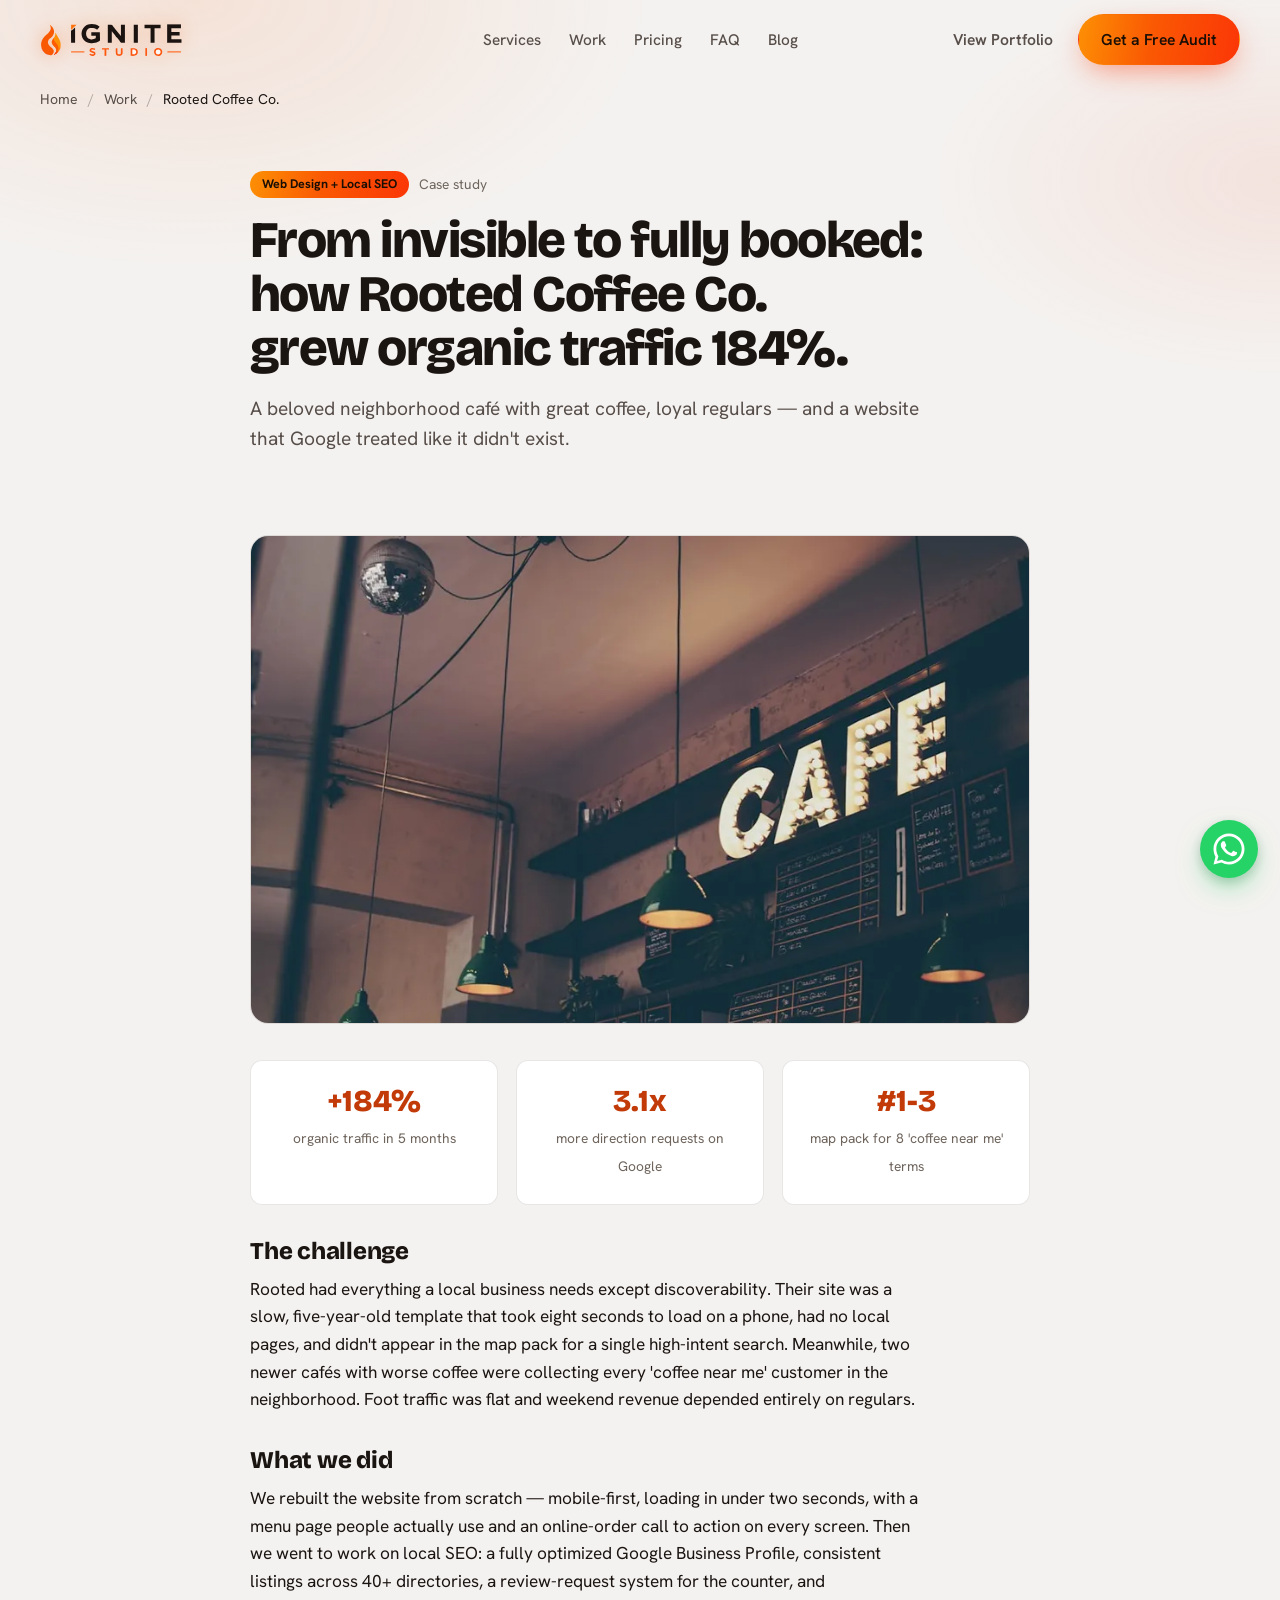
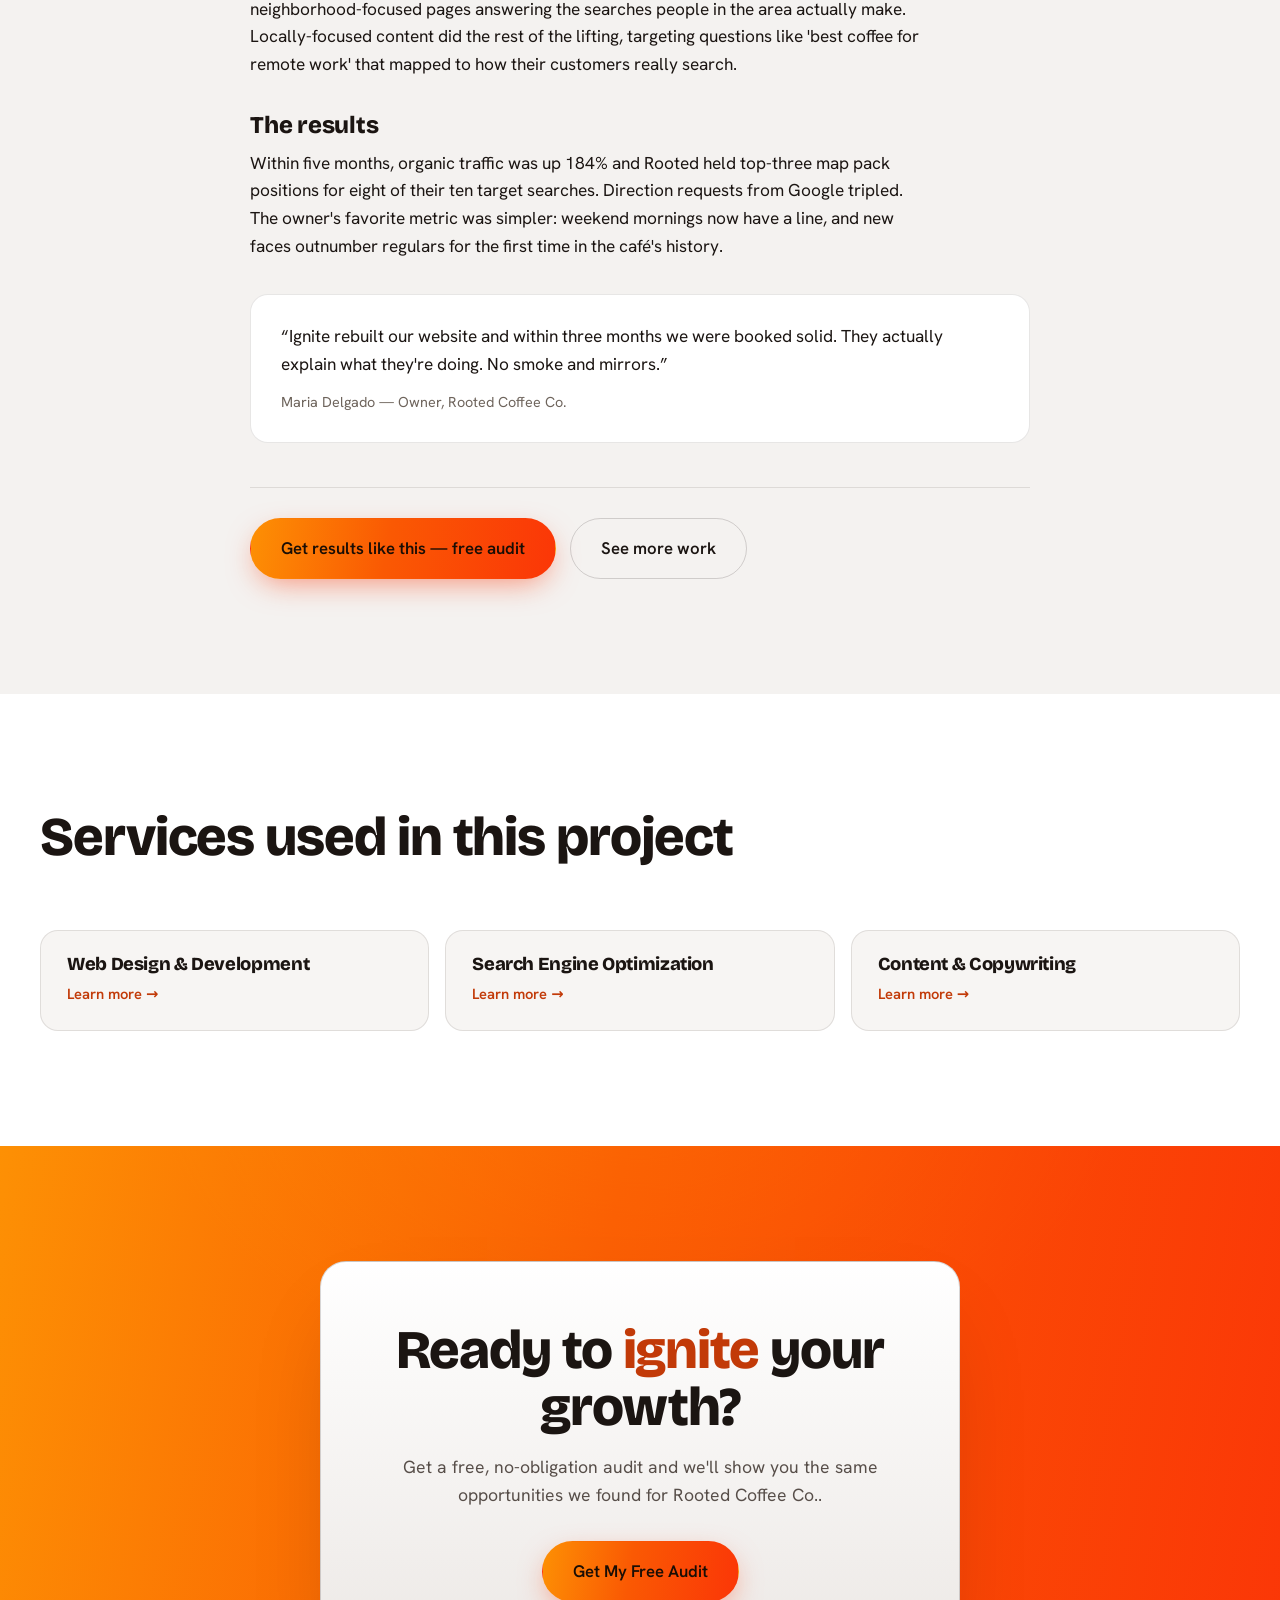
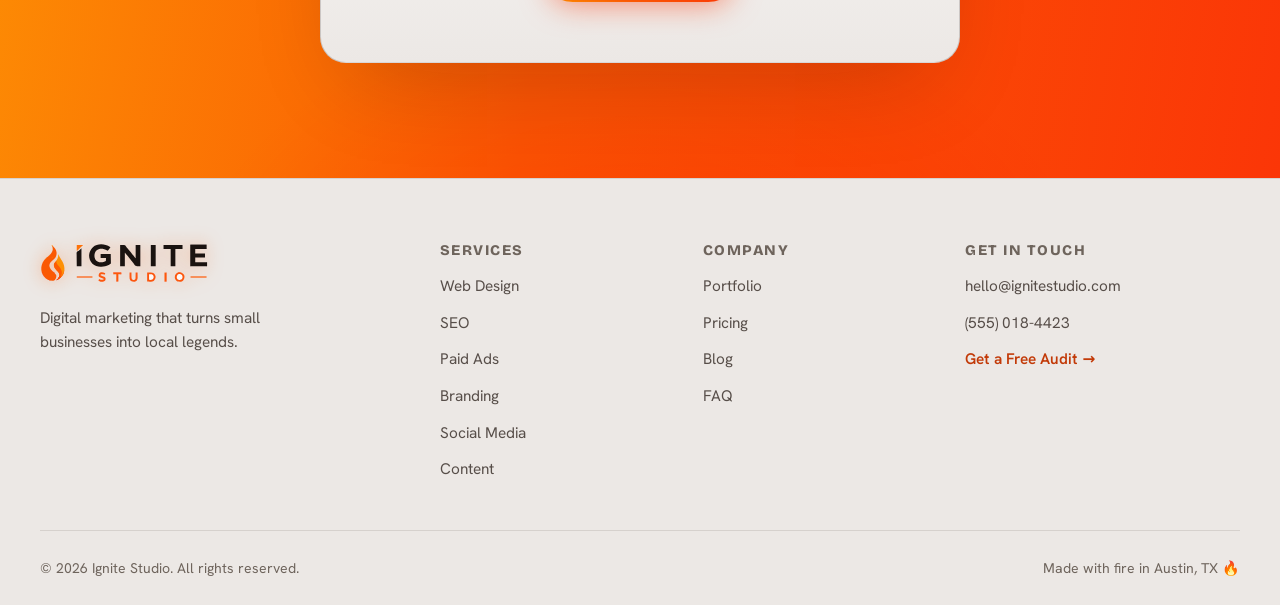
<file: case-rooted-coffee.html>
<!doctype html>
<html lang="en" dir="ltr">
<head>
  <meta charset="utf-8" />
  <meta name="viewport" content="width=device-width, initial-scale=1, viewport-fit=cover" />
  <meta name="theme-color" content="#F4F2F0" />
  <title>Case Study: Rooted Coffee Co. — +184% Organic Traffic | Ignite Studio</title>
  <meta name="description" content="How a rebuilt website and local SEO took a neighborhood café from invisible on Google to +184% organic traffic and packed weekend mornings." />
  <meta name="robots" content="index, follow, max-image-preview:large" />
  <link rel="canonical" href="https://ignitestudio.com/case-rooted-coffee.html" />
  <meta property="og:type" content="website" />
  <meta property="og:site_name" content="Ignite Studio" />
  <meta property="og:title" content="Case Study: Rooted Coffee Co. — +184% Organic Traffic | Ignite Studio" />
  <meta property="og:description" content="How a rebuilt website and local SEO took a neighborhood café from invisible on Google to +184% organic traffic and packed weekend mornings." />
  <meta property="og:url" content="https://ignitestudio.com/case-rooted-coffee.html" />
  <meta property="og:image" content="https://ignitestudio.com/og-image.jpg" />
  <meta property="og:image:width" content="1200" />
  <meta property="og:image:height" content="630" />
  <meta name="twitter:card" content="summary_large_image" />
  <meta name="twitter:title" content="Case Study: Rooted Coffee Co. — +184% Organic Traffic | Ignite Studio" />
  <meta name="twitter:description" content="How a rebuilt website and local SEO took a neighborhood café from invisible on Google to +184% organic traffic and packed weekend mornings." />
  <meta name="twitter:image" content="https://ignitestudio.com/og-image.jpg" />
  <link rel="icon" href="favicon.svg" type="image/svg+xml" />
  <link rel="icon" href="favicon-32.png" sizes="32x32" type="image/png" />
  <link rel="apple-touch-icon" href="apple-touch-icon.png" />
  <link rel="manifest" href="site.webmanifest" />
  <link rel="preload" href="assets/fonts/bricolage-grotesque-var.woff2" as="font" type="font/woff2" crossorigin />
  <link rel="preload" href="assets/fonts/hanken-grotesk-var.woff2" as="font" type="font/woff2" crossorigin />
  <link rel="stylesheet" href="css/styles.css?v=28" />
  <script type="application/ld+json">
{
  "@context": "https://schema.org",
  "@type": "Article",
  "headline": "From invisible to fully booked: how Rooted Coffee Co. grew organic traffic 184%.",
  "description": "How a rebuilt website and local SEO took a neighborhood café from invisible on Google to +184% organic traffic and packed weekend mornings.",
  "image": "https://ignitestudio.com/assets/work-cafe.webp",
  "datePublished": "2026-07-01",
  "dateModified": "2026-07-07",
  "author": {
    "@type": "Organization",
    "name": "Ignite Studio",
    "url": "https://ignitestudio.com/"
  },
  "publisher": {
    "@type": "Organization",
    "name": "Ignite Studio",
    "logo": {
      "@type": "ImageObject",
      "url": "https://ignitestudio.com/icon-512.png"
    }
  },
  "mainEntityOfPage": "https://ignitestudio.com/case-rooted-coffee.html"
}
  </script>
  <script type="application/ld+json">
{
  "@context": "https://schema.org",
  "@type": "BreadcrumbList",
  "itemListElement": [
    {
      "@type": "ListItem",
      "position": 1,
      "name": "Home",
      "item": "https://ignitestudio.com/"
    },
    {
      "@type": "ListItem",
      "position": 2,
      "name": "Work",
      "item": "https://ignitestudio.com/#work"
    },
    {
      "@type": "ListItem",
      "position": 3,
      "name": "Rooted Coffee Co.",
      "item": "https://ignitestudio.com/case-rooted-coffee.html"
    }
  ]
}
  </script>
</head>
<body>
  <a class="skip-link" href="#main">Skip to content</a>
  <header class="site-header" id="siteHeader">
    <nav class="nav" aria-label="Primary">
      <a class="brand" href="index.html" aria-label="Ignite Studio home">
        <img class="brand-logo" src="assets/logo-nav.svg?v=10" alt="Ignite Studio" width="143" height="34" fetchpriority="high" />
      </a>
      <ul class="nav-links" id="navLinks">
        <li><a href="index.html#services">Services</a></li>
        <li><a href="index.html#work">Work</a></li>
        <li><a href="index.html#pricing">Pricing</a></li>
        <li><a href="index.html#faq">FAQ</a></li>
        <li><a href="blog.html">Blog</a></li>
      </ul>
      <div class="nav-actions">
        <a class="btn btn-ghost" href="index.html#work">View Portfolio</a>
        <a class="btn btn-primary magnetic" href="index.html#audit"><span>Get a Free Audit</span></a>
      </div>
      <button class="nav-toggle" id="navToggle" aria-label="Open menu" aria-expanded="false" aria-controls="navLinks">
        <span></span><span></span><span></span>
      </button>
    </nav>
  </header>
  <main id="main">
    <nav class="breadcrumb" aria-label="Breadcrumb">
      <div class="container">
        <a href="index.html">Home</a> <span aria-hidden="true">/</span>
        <a href="index.html#work">Work</a> <span aria-hidden="true">/</span>
        <span aria-current="page">Rooted Coffee Co.</span>
      </div>
    </nav>

    <section class="subhero">
      <div class="container container-narrow">
        <div class="article-meta"><span class="article-tag">Web Design + Local SEO</span><span>Case study</span></div>
        <h1 class="article-title">From invisible to fully booked: how Rooted Coffee Co. grew organic traffic 184%.</h1>
        <p class="article-lead">A beloved neighborhood café with great coffee, loyal regulars — and a website that Google treated like it didn't exist.</p>
      </div>
    </section>

    <section class="section" style="padding-top: 0;">
      <div class="container container-narrow">
        <div class="case-hero-img"><img src="assets/work-cafe.webp" alt="Glowing marquee CAFE sign above a neighborhood coffee bar" width="900" height="563" decoding="async" /></div>
        <div class="case-stats">
          <div class="case-stat"><strong>+184%</strong><span>organic traffic in 5 months</span></div>
          <div class="case-stat"><strong>3.1x</strong><span>more direction requests on Google</span></div>
          <div class="case-stat"><strong>#1-3</strong><span>map pack for 8 'coffee near me' terms</span></div>
        </div>
        <div class="prose">
          <h2>The challenge</h2>
          <p>Rooted had everything a local business needs except discoverability. Their site was a slow, five-year-old template that took eight seconds to load on a phone, had no local pages, and didn't appear in the map pack for a single high-intent search. Meanwhile, two newer cafés with worse coffee were collecting every 'coffee near me' customer in the neighborhood. Foot traffic was flat and weekend revenue depended entirely on regulars.</p>
          <h2>What we did</h2>
          <p>We rebuilt the website from scratch — mobile-first, loading in under two seconds, with a menu page people actually use and an online-order call to action on every screen. Then we went to work on local SEO: a fully optimized Google Business Profile, consistent listings across 40+ directories, a review-request system for the counter, and neighborhood-focused pages answering the searches people in the area actually make. Locally-focused content did the rest of the lifting, targeting questions like 'best coffee for remote work' that mapped to how their customers really search.</p>
          <h2>The results</h2>
          <p>Within five months, organic traffic was up 184% and Rooted held top-three map pack positions for eight of their ten target searches. Direction requests from Google tripled. The owner's favorite metric was simpler: weekend mornings now have a line, and new faces outnumber regulars for the first time in the café's history.</p>
        </div>
        <figure class="case-quote">
          <blockquote>&ldquo;Ignite rebuilt our website and within three months we were booked solid. They actually explain what they're doing. No smoke and mirrors.&rdquo;</blockquote>
          <figcaption>Maria Delgado — Owner, Rooted Coffee Co.</figcaption>
        </figure>
        <div class="article-cta">
          <a class="btn btn-primary btn-lg magnetic" href="index.html#audit"><span>Get results like this — free audit</span></a>
          <a class="btn btn-outline btn-lg" href="index.html#work">See more work</a>
        </div>
      </div>
    </section>

    <section class="section section--light">
      <div class="container">
        <header class="section-head"><h2 class="section-title">Services used in this project</h2></header>
        <div class="link-grid">
          <a class="link-card" href="web-design.html"><h3>Web Design & Development</h3><span>Learn more &rarr;</span></a>
          <a class="link-card" href="seo.html"><h3>Search Engine Optimization</h3><span>Learn more &rarr;</span></a>
          <a class="link-card" href="content.html"><h3>Content & Copywriting</h3><span>Learn more &rarr;</span></a>
        </div>
      </div>
    </section>

    <section class="cta-section">
      <div class="cta-glow" aria-hidden="true"></div>
      <div class="container">
        <div class="cta-card">
          <h2 class="cta-title">Ready to <span class="fire-text">ignite</span> your growth?</h2>
          <p class="cta-lead">Get a free, no-obligation audit and we'll show you the same opportunities we found for Rooted Coffee Co..</p>
          <a class="btn btn-primary btn-lg magnetic" href="index.html#audit"><span>Get My Free Audit</span></a>
        </div>
      </div>
    </section>
  </main>
  <footer class="site-footer">
    <div class="container footer-inner">
      <div class="footer-brand">
        <a class="brand" href="index.html" aria-label="Ignite Studio home">
          <img class="brand-logo brand-logo--footer" src="assets/logo-nav.svg?v=10" alt="Ignite Studio" width="169" height="40" loading="lazy" decoding="async" />
        </a>
        <p>Digital marketing that turns small businesses into local legends.</p>
      </div>
      <nav class="footer-col" aria-label="Services">
        <h3>Services</h3>
        <a href="web-design.html">Web Design</a>
        <a href="seo.html">SEO</a>
        <a href="paid-ads.html">Paid Ads</a>
        <a href="branding.html">Branding</a>
        <a href="social-media.html">Social Media</a>
        <a href="content.html">Content</a>
      </nav>
      <nav class="footer-col" aria-label="Company">
        <h3>Company</h3>
        <a href="index.html#work">Portfolio</a>
        <a href="index.html#pricing">Pricing</a>
        <a href="blog.html">Blog</a>
        <a href="index.html#faq">FAQ</a>
      </nav>
      <div class="footer-col">
        <h3>Get in touch</h3>
        <a href="mailto:hello@ignitestudio.com">hello@ignitestudio.com</a>
        <a href="tel:+15550184423">(555) 018-4423</a>
        <a href="index.html#audit" class="footer-cta">Get a Free Audit &rarr;</a>
      </div>
    </div>
    <div class="container footer-bottom">
      <p>&copy; <span id="year">2026</span> Ignite Studio. All rights reserved.</p>
      <p class="footer-made">Made with fire in Austin, TX &#128293;</p>
    </div>
  </footer>
  <script src="js/main.js?v=25" defer></script>
  <!-- Floating WhatsApp CTA -->
  <a class="wa-fab" href="https://wa.me/15550184423?text=Hi%20Ignite%20Studio%2C%20I%27d%20like%20a%20free%20audit." target="_blank" rel="noopener" aria-label="Chat with us on WhatsApp">
    <span class="wa-ping" aria-hidden="true"></span>
    <svg viewBox="0 0 32 32" fill="currentColor" aria-hidden="true"><path d="M16 .5C7.4.5.5 7.4.5 16c0 2.8.7 5.4 2 7.8L.5 31.5l7.9-2c2.3 1.3 4.9 2 7.6 2 8.6 0 15.5-6.9 15.5-15.5S24.6.5 16 .5zm0 28.3c-2.4 0-4.7-.6-6.7-1.8l-.5-.3-4.7 1.2 1.3-4.6-.3-.5C4 20.9 3.3 18.5 3.3 16 3.3 8.9 9 3.3 16 3.3S28.7 8.9 28.7 16 23 28.8 16 28.8zm7.7-9.5c-.4-.2-2.5-1.2-2.9-1.4-.4-.1-.7-.2-.9.2-.3.4-1 1.4-1.3 1.6-.2.3-.4.3-.8.1-.4-.2-1.8-.7-3.4-2.1-1.2-1.1-2.1-2.5-2.3-2.9-.2-.4 0-.6.2-.8.2-.2.4-.4.5-.7.2-.2.2-.4.4-.7.1-.3 0-.5 0-.7-.1-.2-.9-2.2-1.3-3-.3-.8-.7-.7-.9-.7h-.8c-.3 0-.7.1-1 .5-.4.4-1.4 1.3-1.4 3.3s1.4 3.8 1.6 4.1c.2.3 2.8 4.3 6.8 6 .9.4 1.7.6 2.3.8 1 .3 1.8.3 2.5.2.8-.1 2.5-1 2.8-2 .3-1 .3-1.8.2-2-.1-.1-.3-.2-.7-.4z"/></svg>
  </a>
</body>
</html>
</file>
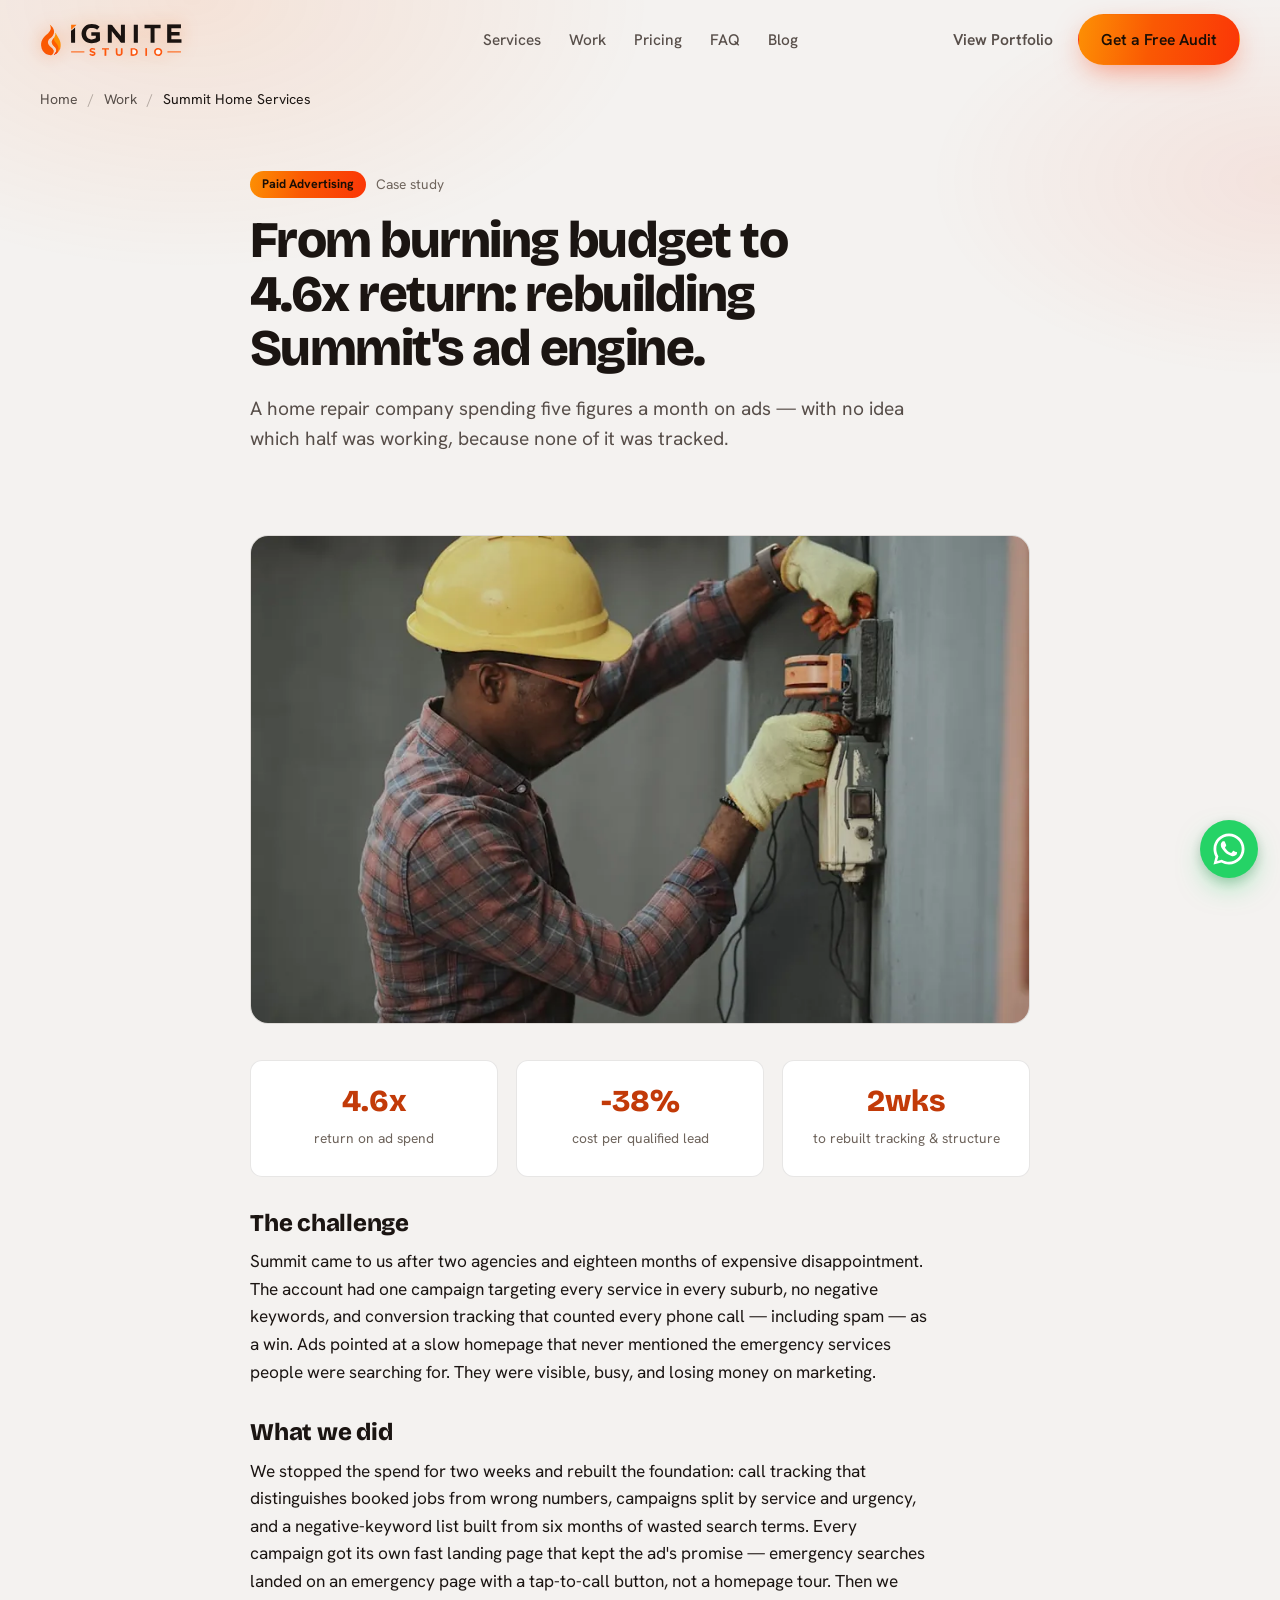
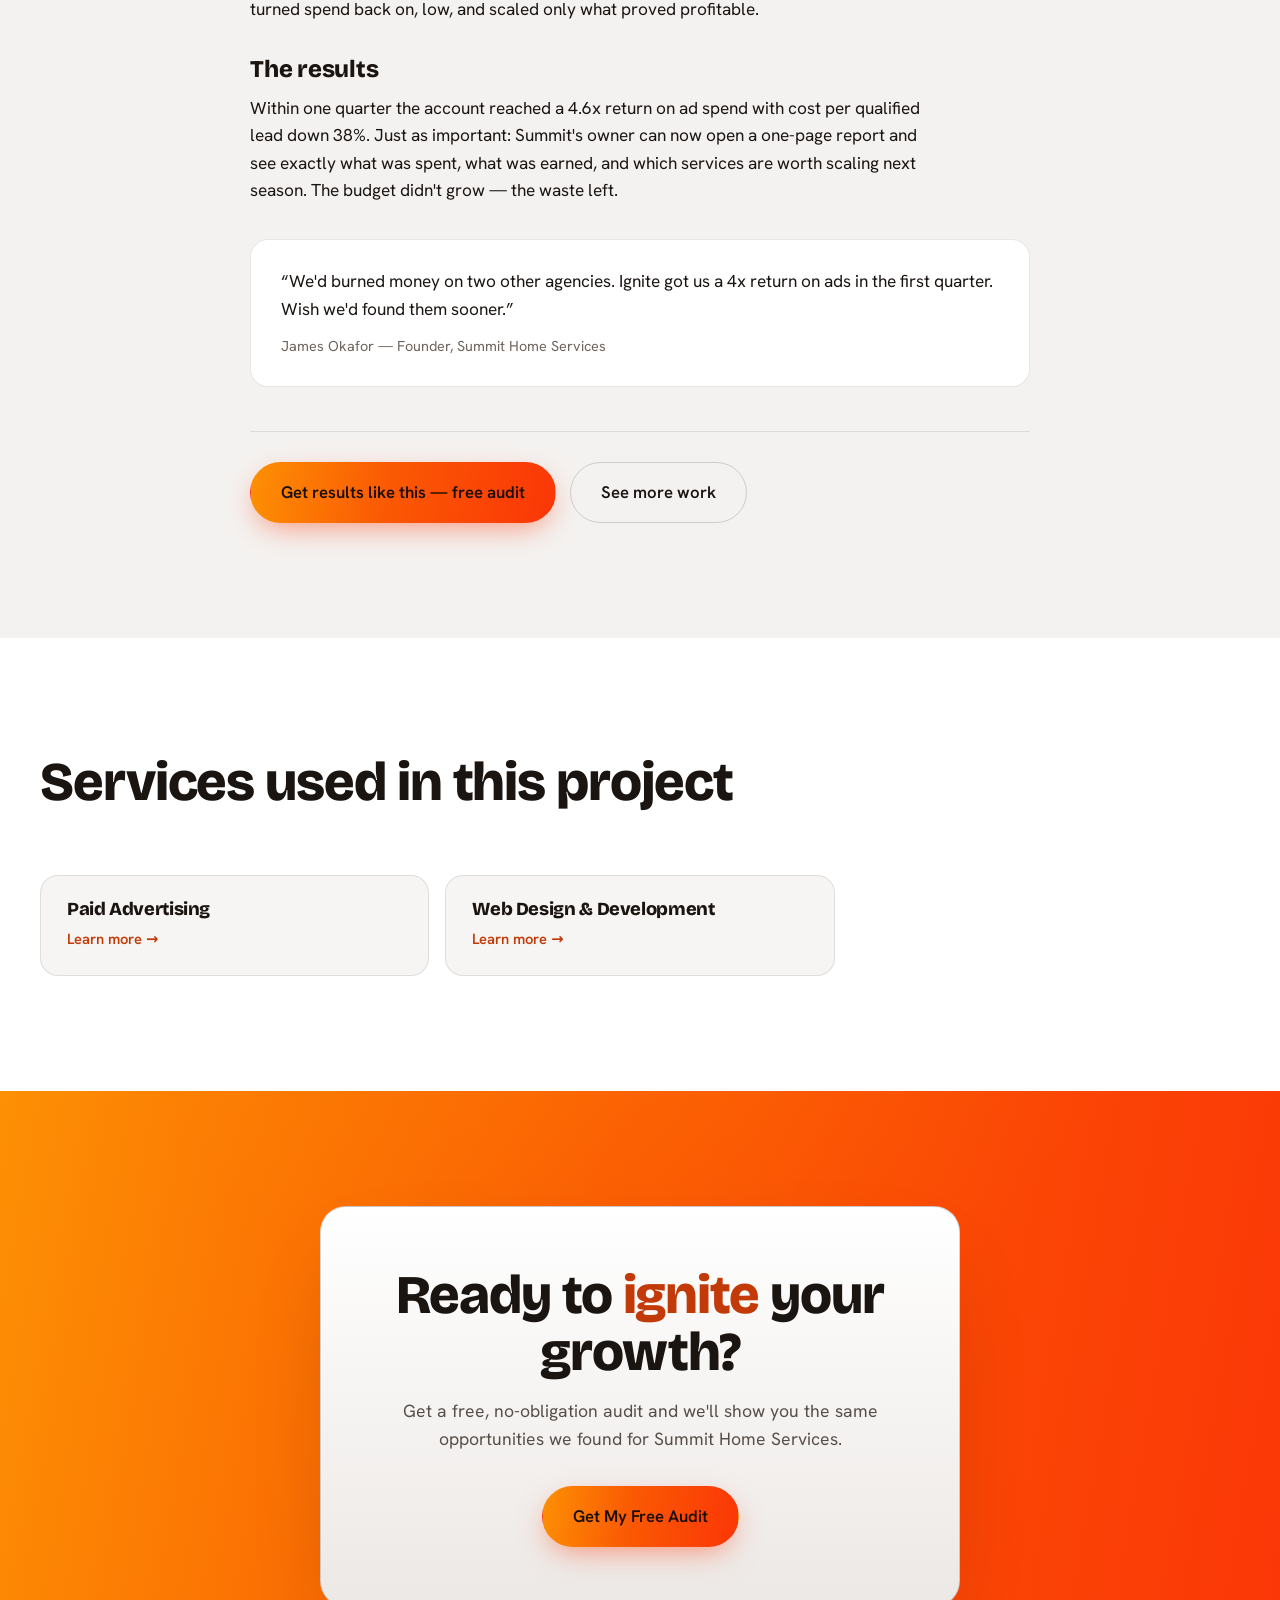
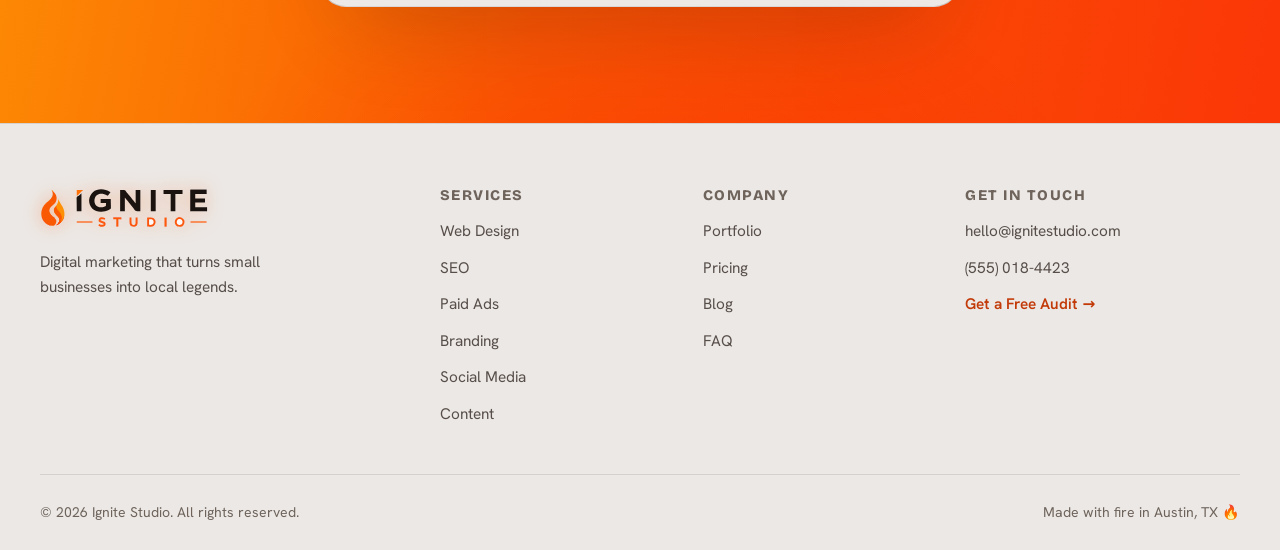
<file: case-summit-home.html>
<!doctype html>
<html lang="en" dir="ltr">
<head>
  <meta charset="utf-8" />
  <meta name="viewport" content="width=device-width, initial-scale=1, viewport-fit=cover" />
  <meta name="theme-color" content="#F4F2F0" />
  <title>Case Study: Summit Home Services — 4.6x ROAS | Ignite Studio</title>
  <meta name="description" content="How we rebuilt a home-services ad account that was burning budget and turned it into a 4.6x return on ad spend with tracking, structure, and landing pages." />
  <meta name="robots" content="index, follow, max-image-preview:large" />
  <link rel="canonical" href="https://ignitestudio.com/case-summit-home.html" />
  <meta property="og:type" content="website" />
  <meta property="og:site_name" content="Ignite Studio" />
  <meta property="og:title" content="Case Study: Summit Home Services — 4.6x ROAS | Ignite Studio" />
  <meta property="og:description" content="How we rebuilt a home-services ad account that was burning budget and turned it into a 4.6x return on ad spend with tracking, structure, and landing pages." />
  <meta property="og:url" content="https://ignitestudio.com/case-summit-home.html" />
  <meta property="og:image" content="https://ignitestudio.com/og-image.jpg" />
  <meta property="og:image:width" content="1200" />
  <meta property="og:image:height" content="630" />
  <meta name="twitter:card" content="summary_large_image" />
  <meta name="twitter:title" content="Case Study: Summit Home Services — 4.6x ROAS | Ignite Studio" />
  <meta name="twitter:description" content="How we rebuilt a home-services ad account that was burning budget and turned it into a 4.6x return on ad spend with tracking, structure, and landing pages." />
  <meta name="twitter:image" content="https://ignitestudio.com/og-image.jpg" />
  <link rel="icon" href="favicon.svg" type="image/svg+xml" />
  <link rel="icon" href="favicon-32.png" sizes="32x32" type="image/png" />
  <link rel="apple-touch-icon" href="apple-touch-icon.png" />
  <link rel="manifest" href="site.webmanifest" />
  <link rel="preload" href="assets/fonts/bricolage-grotesque-var.woff2" as="font" type="font/woff2" crossorigin />
  <link rel="preload" href="assets/fonts/hanken-grotesk-var.woff2" as="font" type="font/woff2" crossorigin />
  <link rel="stylesheet" href="css/styles.css?v=28" />
  <script type="application/ld+json">
{
  "@context": "https://schema.org",
  "@type": "Article",
  "headline": "From burning budget to 4.6x return: rebuilding Summit's ad engine.",
  "description": "How we rebuilt a home-services ad account that was burning budget and turned it into a 4.6x return on ad spend with tracking, structure, and landing pages.",
  "image": "https://ignitestudio.com/assets/work-contractor.webp",
  "datePublished": "2026-07-01",
  "dateModified": "2026-07-07",
  "author": {
    "@type": "Organization",
    "name": "Ignite Studio",
    "url": "https://ignitestudio.com/"
  },
  "publisher": {
    "@type": "Organization",
    "name": "Ignite Studio",
    "logo": {
      "@type": "ImageObject",
      "url": "https://ignitestudio.com/icon-512.png"
    }
  },
  "mainEntityOfPage": "https://ignitestudio.com/case-summit-home.html"
}
  </script>
  <script type="application/ld+json">
{
  "@context": "https://schema.org",
  "@type": "BreadcrumbList",
  "itemListElement": [
    {
      "@type": "ListItem",
      "position": 1,
      "name": "Home",
      "item": "https://ignitestudio.com/"
    },
    {
      "@type": "ListItem",
      "position": 2,
      "name": "Work",
      "item": "https://ignitestudio.com/#work"
    },
    {
      "@type": "ListItem",
      "position": 3,
      "name": "Summit Home Services",
      "item": "https://ignitestudio.com/case-summit-home.html"
    }
  ]
}
  </script>
</head>
<body>
  <a class="skip-link" href="#main">Skip to content</a>
  <header class="site-header" id="siteHeader">
    <nav class="nav" aria-label="Primary">
      <a class="brand" href="index.html" aria-label="Ignite Studio home">
        <img class="brand-logo" src="assets/logo-nav.svg?v=10" alt="Ignite Studio" width="143" height="34" fetchpriority="high" />
      </a>
      <ul class="nav-links" id="navLinks">
        <li><a href="index.html#services">Services</a></li>
        <li><a href="index.html#work">Work</a></li>
        <li><a href="index.html#pricing">Pricing</a></li>
        <li><a href="index.html#faq">FAQ</a></li>
        <li><a href="blog.html">Blog</a></li>
      </ul>
      <div class="nav-actions">
        <a class="btn btn-ghost" href="index.html#work">View Portfolio</a>
        <a class="btn btn-primary magnetic" href="index.html#audit"><span>Get a Free Audit</span></a>
      </div>
      <button class="nav-toggle" id="navToggle" aria-label="Open menu" aria-expanded="false" aria-controls="navLinks">
        <span></span><span></span><span></span>
      </button>
    </nav>
  </header>
  <main id="main">
    <nav class="breadcrumb" aria-label="Breadcrumb">
      <div class="container">
        <a href="index.html">Home</a> <span aria-hidden="true">/</span>
        <a href="index.html#work">Work</a> <span aria-hidden="true">/</span>
        <span aria-current="page">Summit Home Services</span>
      </div>
    </nav>

    <section class="subhero">
      <div class="container container-narrow">
        <div class="article-meta"><span class="article-tag">Paid Advertising</span><span>Case study</span></div>
        <h1 class="article-title">From burning budget to 4.6x return: rebuilding Summit's ad engine.</h1>
        <p class="article-lead">A home repair company spending five figures a month on ads — with no idea which half was working, because none of it was tracked.</p>
      </div>
    </section>

    <section class="section" style="padding-top: 0;">
      <div class="container container-narrow">
        <div class="case-hero-img"><img src="assets/work-contractor.webp" alt="Tradesperson in a hard hat wiring an electrical panel on a job site" width="900" height="563" decoding="async" /></div>
        <div class="case-stats">
          <div class="case-stat"><strong>4.6x</strong><span>return on ad spend</span></div>
          <div class="case-stat"><strong>-38%</strong><span>cost per qualified lead</span></div>
          <div class="case-stat"><strong>2wks</strong><span>to rebuilt tracking & structure</span></div>
        </div>
        <div class="prose">
          <h2>The challenge</h2>
          <p>Summit came to us after two agencies and eighteen months of expensive disappointment. The account had one campaign targeting every service in every suburb, no negative keywords, and conversion tracking that counted every phone call — including spam — as a win. Ads pointed at a slow homepage that never mentioned the emergency services people were searching for. They were visible, busy, and losing money on marketing.</p>
          <h2>What we did</h2>
          <p>We stopped the spend for two weeks and rebuilt the foundation: call tracking that distinguishes booked jobs from wrong numbers, campaigns split by service and urgency, and a negative-keyword list built from six months of wasted search terms. Every campaign got its own fast landing page that kept the ad's promise — emergency searches landed on an emergency page with a tap-to-call button, not a homepage tour. Then we turned spend back on, low, and scaled only what proved profitable.</p>
          <h2>The results</h2>
          <p>Within one quarter the account reached a 4.6x return on ad spend with cost per qualified lead down 38%. Just as important: Summit's owner can now open a one-page report and see exactly what was spent, what was earned, and which services are worth scaling next season. The budget didn't grow — the waste left.</p>
        </div>
        <figure class="case-quote">
          <blockquote>&ldquo;We'd burned money on two other agencies. Ignite got us a 4x return on ads in the first quarter. Wish we'd found them sooner.&rdquo;</blockquote>
          <figcaption>James Okafor — Founder, Summit Home Services</figcaption>
        </figure>
        <div class="article-cta">
          <a class="btn btn-primary btn-lg magnetic" href="index.html#audit"><span>Get results like this — free audit</span></a>
          <a class="btn btn-outline btn-lg" href="index.html#work">See more work</a>
        </div>
      </div>
    </section>

    <section class="section section--light">
      <div class="container">
        <header class="section-head"><h2 class="section-title">Services used in this project</h2></header>
        <div class="link-grid">
          <a class="link-card" href="paid-ads.html"><h3>Paid Advertising</h3><span>Learn more &rarr;</span></a>
          <a class="link-card" href="web-design.html"><h3>Web Design & Development</h3><span>Learn more &rarr;</span></a>
        </div>
      </div>
    </section>

    <section class="cta-section">
      <div class="cta-glow" aria-hidden="true"></div>
      <div class="container">
        <div class="cta-card">
          <h2 class="cta-title">Ready to <span class="fire-text">ignite</span> your growth?</h2>
          <p class="cta-lead">Get a free, no-obligation audit and we'll show you the same opportunities we found for Summit Home Services.</p>
          <a class="btn btn-primary btn-lg magnetic" href="index.html#audit"><span>Get My Free Audit</span></a>
        </div>
      </div>
    </section>
  </main>
  <footer class="site-footer">
    <div class="container footer-inner">
      <div class="footer-brand">
        <a class="brand" href="index.html" aria-label="Ignite Studio home">
          <img class="brand-logo brand-logo--footer" src="assets/logo-nav.svg?v=10" alt="Ignite Studio" width="169" height="40" loading="lazy" decoding="async" />
        </a>
        <p>Digital marketing that turns small businesses into local legends.</p>
      </div>
      <nav class="footer-col" aria-label="Services">
        <h3>Services</h3>
        <a href="web-design.html">Web Design</a>
        <a href="seo.html">SEO</a>
        <a href="paid-ads.html">Paid Ads</a>
        <a href="branding.html">Branding</a>
        <a href="social-media.html">Social Media</a>
        <a href="content.html">Content</a>
      </nav>
      <nav class="footer-col" aria-label="Company">
        <h3>Company</h3>
        <a href="index.html#work">Portfolio</a>
        <a href="index.html#pricing">Pricing</a>
        <a href="blog.html">Blog</a>
        <a href="index.html#faq">FAQ</a>
      </nav>
      <div class="footer-col">
        <h3>Get in touch</h3>
        <a href="mailto:hello@ignitestudio.com">hello@ignitestudio.com</a>
        <a href="tel:+15550184423">(555) 018-4423</a>
        <a href="index.html#audit" class="footer-cta">Get a Free Audit &rarr;</a>
      </div>
    </div>
    <div class="container footer-bottom">
      <p>&copy; <span id="year">2026</span> Ignite Studio. All rights reserved.</p>
      <p class="footer-made">Made with fire in Austin, TX &#128293;</p>
    </div>
  </footer>
  <script src="js/main.js?v=25" defer></script>
  <!-- Floating WhatsApp CTA -->
  <a class="wa-fab" href="https://wa.me/15550184423?text=Hi%20Ignite%20Studio%2C%20I%27d%20like%20a%20free%20audit." target="_blank" rel="noopener" aria-label="Chat with us on WhatsApp">
    <span class="wa-ping" aria-hidden="true"></span>
    <svg viewBox="0 0 32 32" fill="currentColor" aria-hidden="true"><path d="M16 .5C7.4.5.5 7.4.5 16c0 2.8.7 5.4 2 7.8L.5 31.5l7.9-2c2.3 1.3 4.9 2 7.6 2 8.6 0 15.5-6.9 15.5-15.5S24.6.5 16 .5zm0 28.3c-2.4 0-4.7-.6-6.7-1.8l-.5-.3-4.7 1.2 1.3-4.6-.3-.5C4 20.9 3.3 18.5 3.3 16 3.3 8.9 9 3.3 16 3.3S28.7 8.9 28.7 16 23 28.8 16 28.8zm7.7-9.5c-.4-.2-2.5-1.2-2.9-1.4-.4-.1-.7-.2-.9.2-.3.4-1 1.4-1.3 1.6-.2.3-.4.3-.8.1-.4-.2-1.8-.7-3.4-2.1-1.2-1.1-2.1-2.5-2.3-2.9-.2-.4 0-.6.2-.8.2-.2.4-.4.5-.7.2-.2.2-.4.4-.7.1-.3 0-.5 0-.7-.1-.2-.9-2.2-1.3-3-.3-.8-.7-.7-.9-.7h-.8c-.3 0-.7.1-1 .5-.4.4-1.4 1.3-1.4 3.3s1.4 3.8 1.6 4.1c.2.3 2.8 4.3 6.8 6 .9.4 1.7.6 2.3.8 1 .3 1.8.3 2.5.2.8-.1 2.5-1 2.8-2 .3-1 .3-1.8.2-2-.1-.1-.3-.2-.7-.4z"/></svg>
  </a>
</body>
</html>
</file>
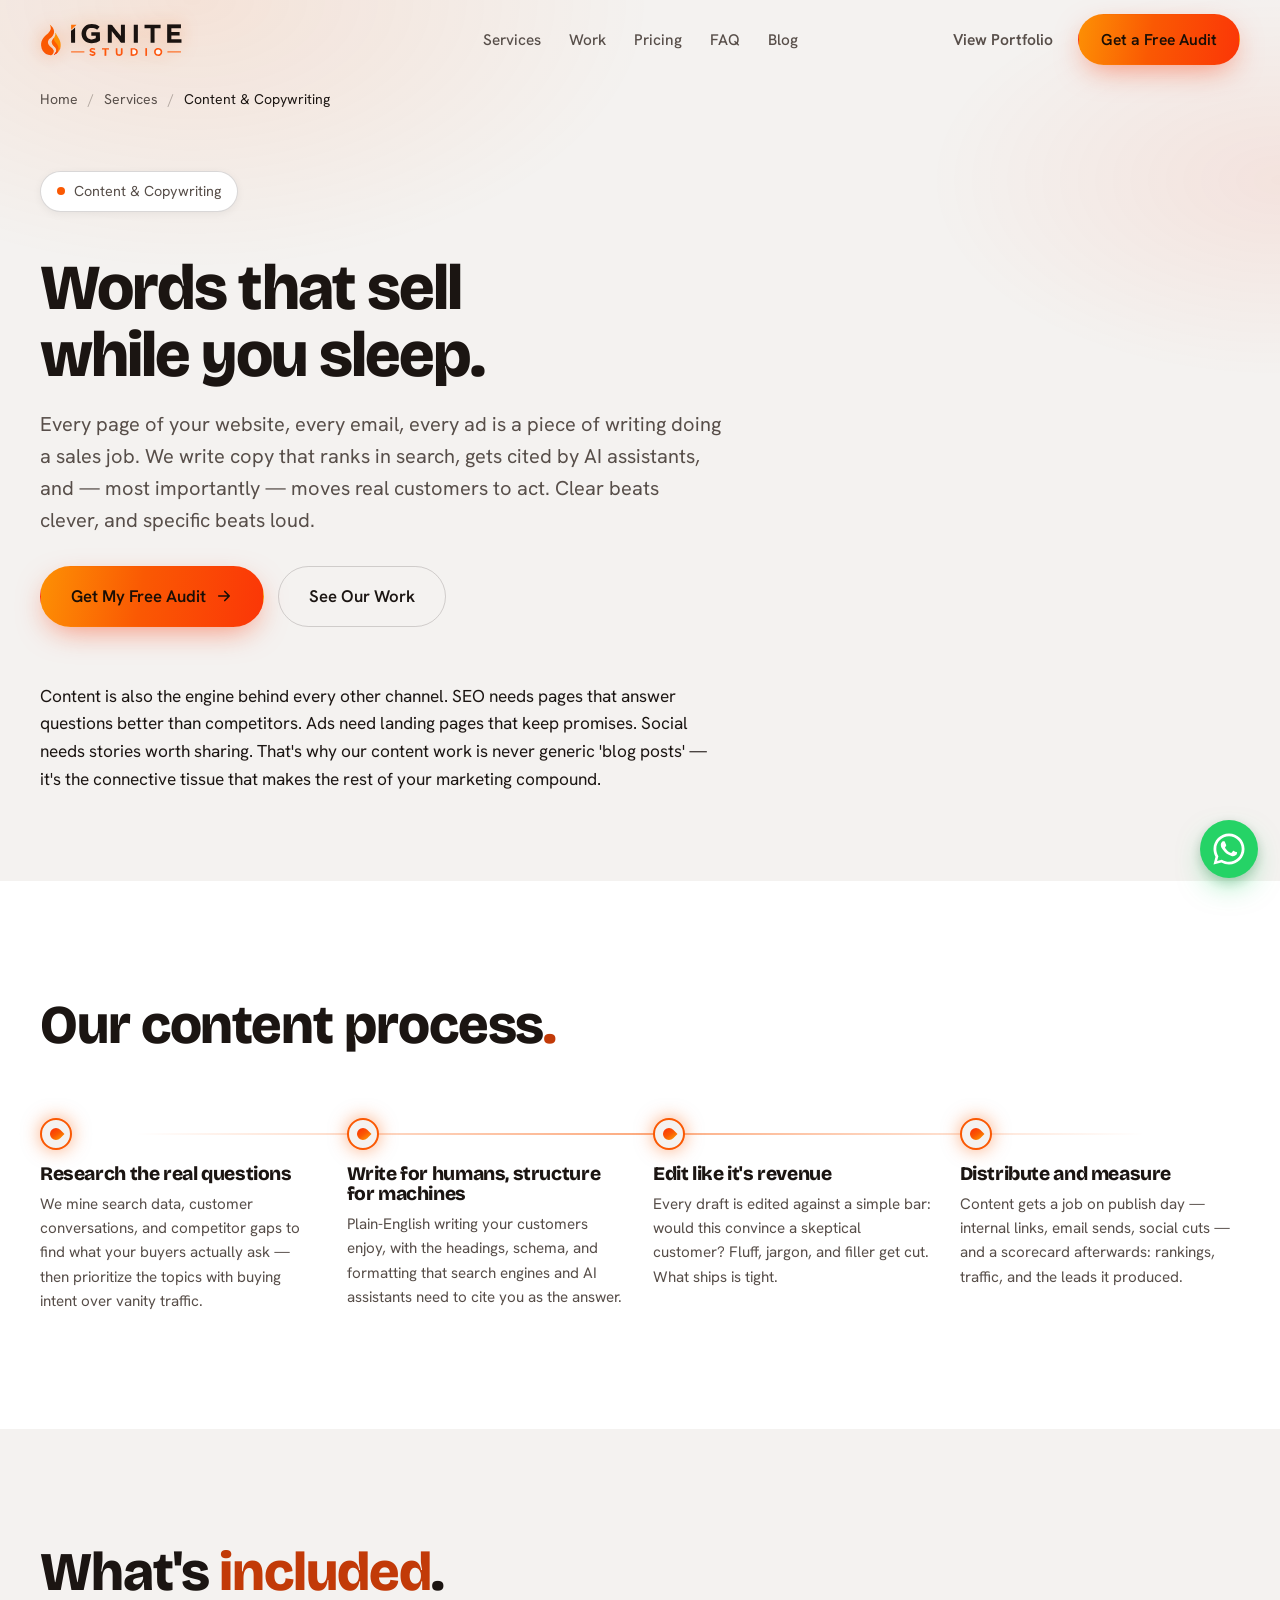
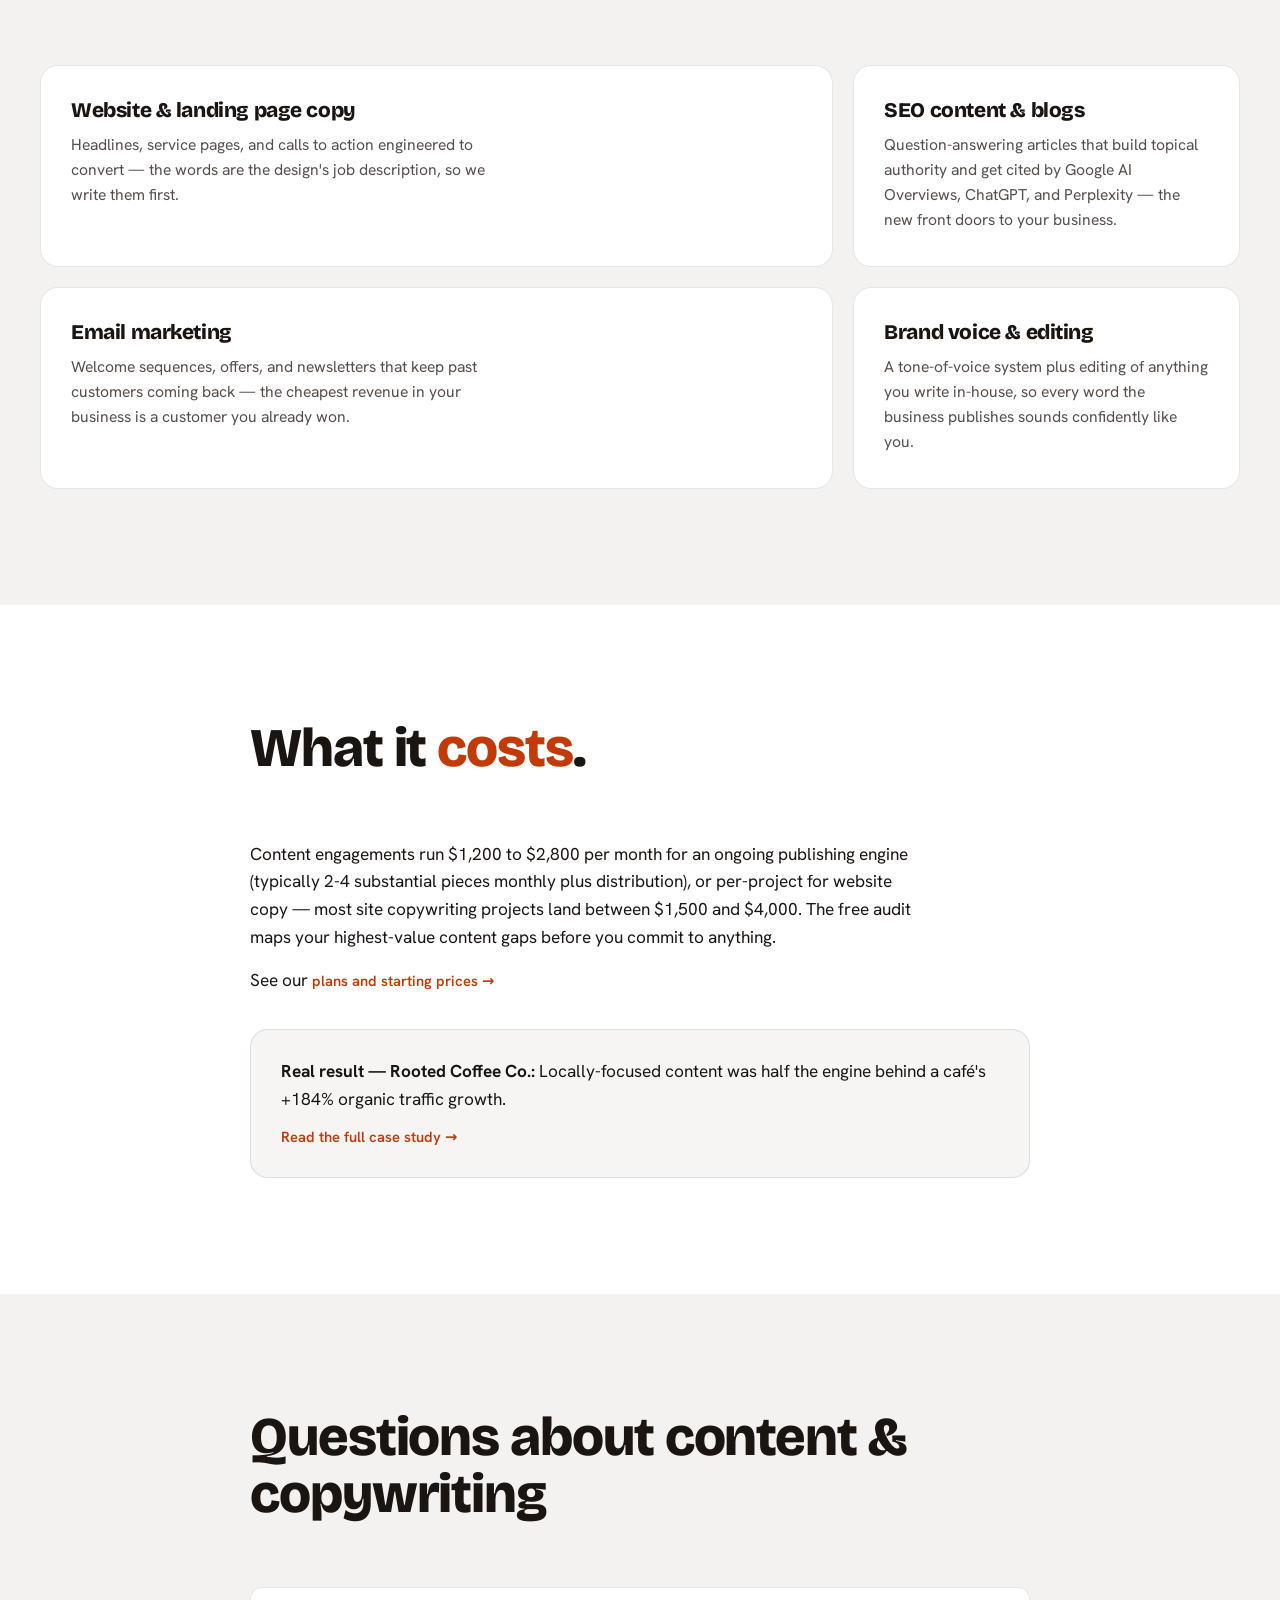
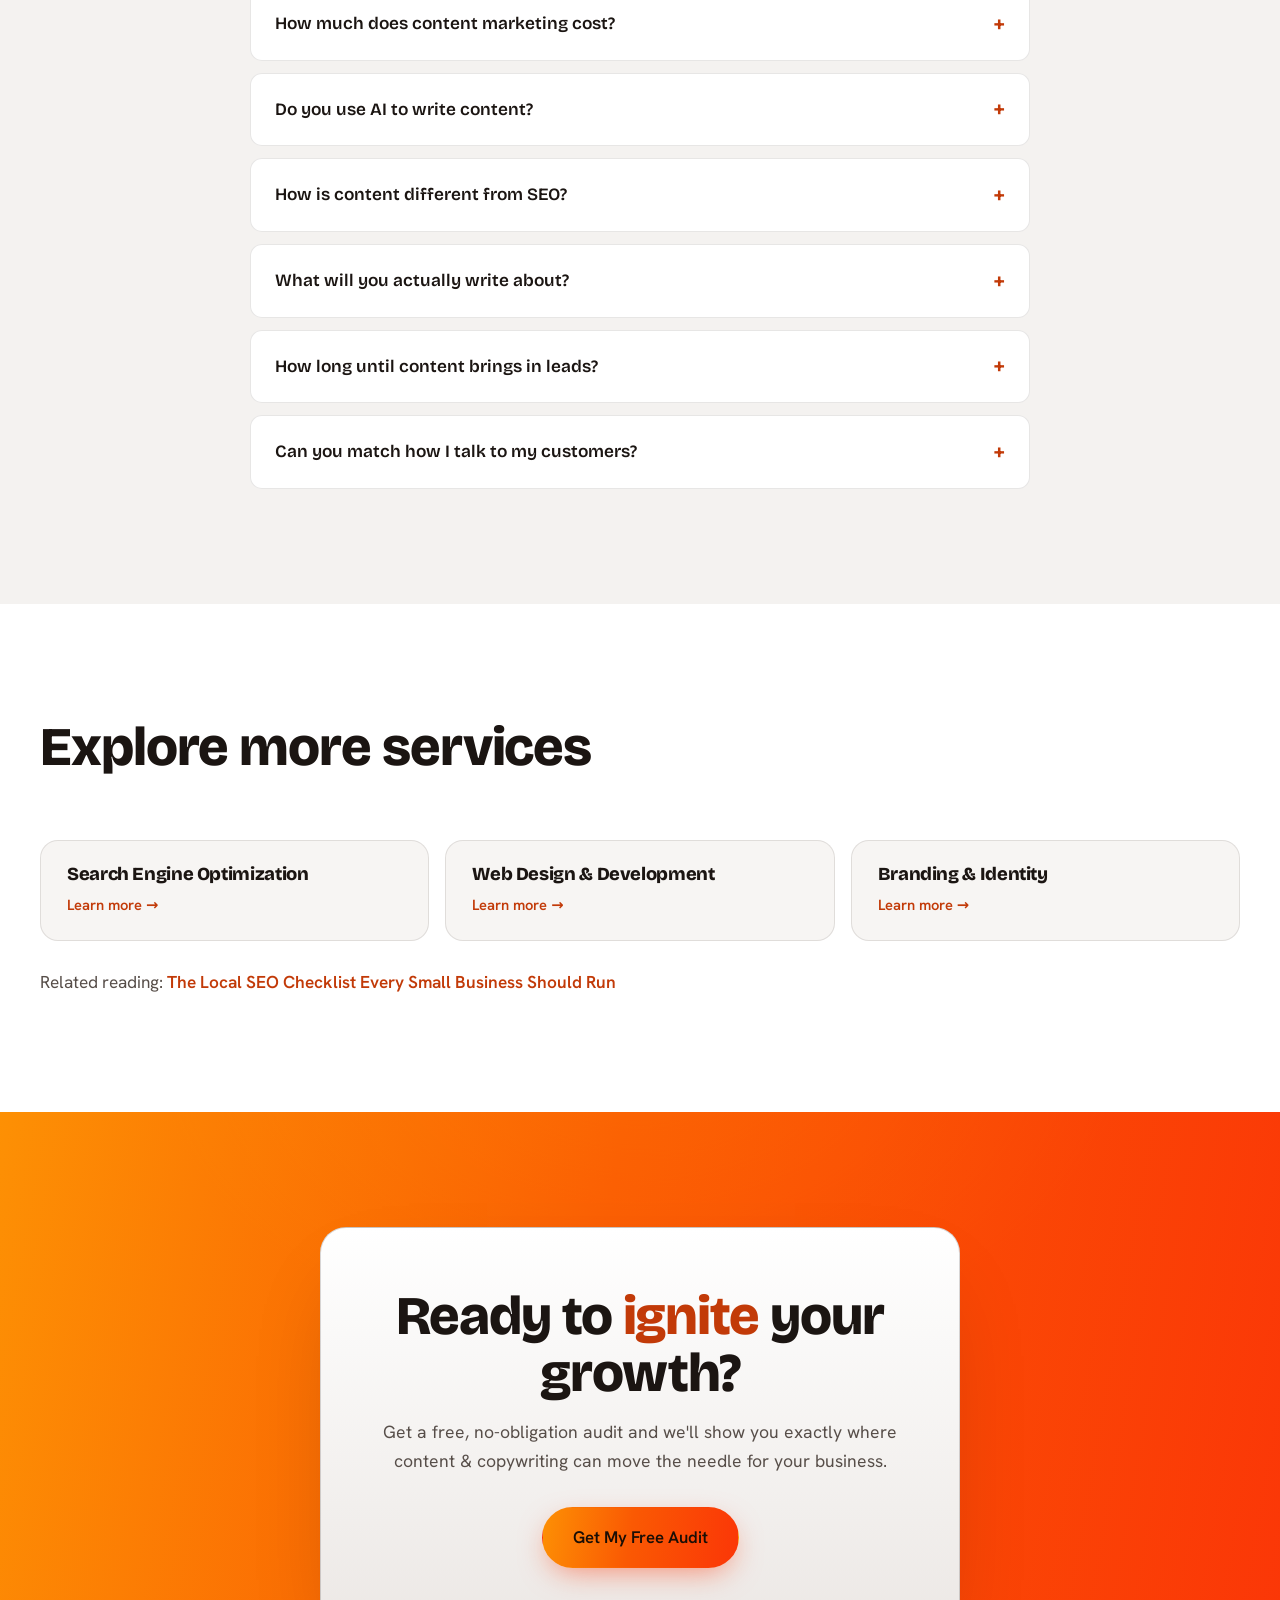
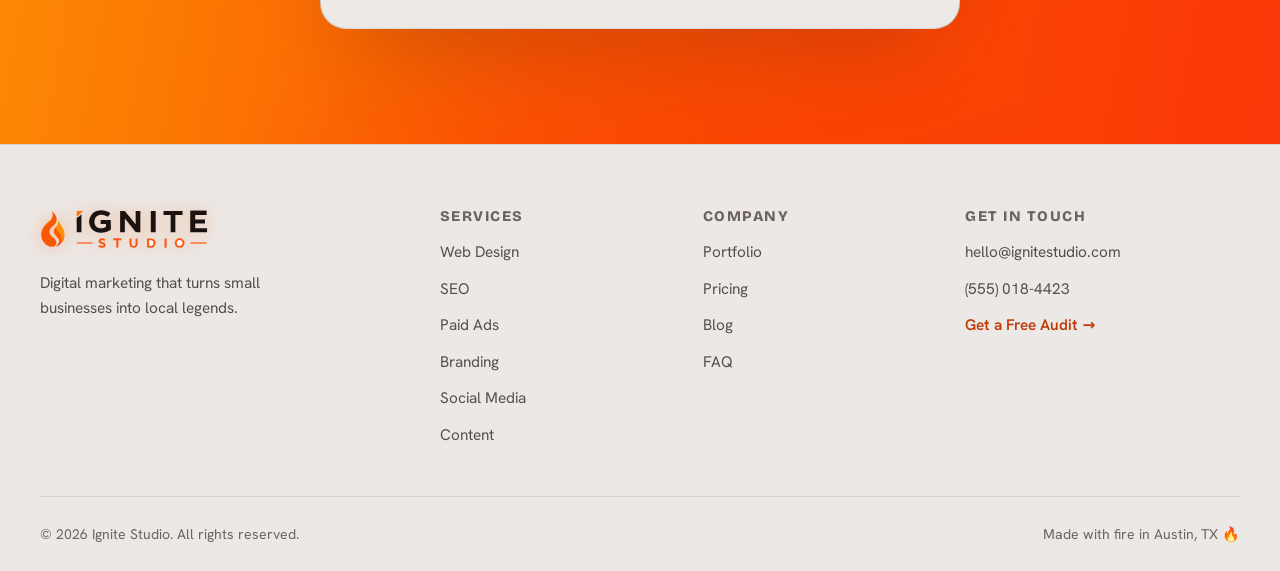
<file: content.html>
<!doctype html>
<html lang="en" dir="ltr">
<head>
  <meta charset="utf-8" />
  <meta name="viewport" content="width=device-width, initial-scale=1, viewport-fit=cover" />
  <meta name="theme-color" content="#F4F2F0" />
  <title>Content &amp; Copywriting for Small Businesses | Ignite Studio</title>
  <meta name="description" content="Words that rank, resonate, and convert. Website copy, blogs, and email content for small businesses — written to win Google, AI search, and customers." />
  <meta name="robots" content="index, follow, max-image-preview:large" />
  <link rel="canonical" href="https://ignitestudio.com/content.html" />
  <meta property="og:type" content="website" />
  <meta property="og:site_name" content="Ignite Studio" />
  <meta property="og:title" content="Content &amp; Copywriting for Small Businesses | Ignite Studio" />
  <meta property="og:description" content="Words that rank, resonate, and convert. Website copy, blogs, and email content for small businesses — written to win Google, AI search, and customers." />
  <meta property="og:url" content="https://ignitestudio.com/content.html" />
  <meta property="og:image" content="https://ignitestudio.com/og-image.jpg" />
  <meta property="og:image:width" content="1200" />
  <meta property="og:image:height" content="630" />
  <meta name="twitter:card" content="summary_large_image" />
  <meta name="twitter:title" content="Content &amp; Copywriting for Small Businesses | Ignite Studio" />
  <meta name="twitter:description" content="Words that rank, resonate, and convert. Website copy, blogs, and email content for small businesses — written to win Google, AI search, and customers." />
  <meta name="twitter:image" content="https://ignitestudio.com/og-image.jpg" />
  <link rel="icon" href="favicon.svg" type="image/svg+xml" />
  <link rel="icon" href="favicon-32.png" sizes="32x32" type="image/png" />
  <link rel="apple-touch-icon" href="apple-touch-icon.png" />
  <link rel="manifest" href="site.webmanifest" />
  <link rel="preload" href="assets/fonts/bricolage-grotesque-var.woff2" as="font" type="font/woff2" crossorigin />
  <link rel="preload" href="assets/fonts/hanken-grotesk-var.woff2" as="font" type="font/woff2" crossorigin />
  <link rel="stylesheet" href="css/styles.css?v=28" />
  <script type="application/ld+json">
{
  "@context": "https://schema.org",
  "@type": "Service",
  "name": "Content & Copywriting",
  "serviceType": "Content & Copywriting",
  "description": "Words that rank, resonate, and convert. Website copy, blogs, and email content for small businesses — written to win Google, AI search, and customers.",
  "provider": {
    "@type": "Organization",
    "name": "Ignite Studio",
    "url": "https://ignitestudio.com/"
  },
  "areaServed": {
    "@type": "State",
    "name": "Texas"
  },
  "url": "https://ignitestudio.com/content.html"
}
  </script>
  <script type="application/ld+json">
{
  "@context": "https://schema.org",
  "@type": "BreadcrumbList",
  "itemListElement": [
    {
      "@type": "ListItem",
      "position": 1,
      "name": "Home",
      "item": "https://ignitestudio.com/"
    },
    {
      "@type": "ListItem",
      "position": 2,
      "name": "Services",
      "item": "https://ignitestudio.com/#services"
    },
    {
      "@type": "ListItem",
      "position": 3,
      "name": "Content & Copywriting",
      "item": "https://ignitestudio.com/content.html"
    }
  ]
}
  </script>
  <script type="application/ld+json">
{
  "@context": "https://schema.org",
  "@type": "FAQPage",
  "mainEntity": [
    {
      "@type": "Question",
      "name": "How much does content marketing cost?",
      "acceptedAnswer": {
        "@type": "Answer",
        "text": "Ongoing content engines run $1,200 to $2,800 per month; one-time website copy projects land between $1,500 and $4,000. The audit shows which pages and topics would pay back first."
      }
    },
    {
      "@type": "Question",
      "name": "Do you use AI to write content?",
      "acceptedAnswer": {
        "@type": "Answer",
        "text": "We use AI for research and drafting speed, but every piece is human-edited, fact-checked, and rewritten in your voice. Generic AI output is exactly what Google's spam systems and your customers both ignore."
      }
    },
    {
      "@type": "Question",
      "name": "How is content different from SEO?",
      "acceptedAnswer": {
        "@type": "Answer",
        "text": "SEO is the strategy and technical work; content is the substance that earns the rankings. They're strongest together, which is why our SEO plans include content and vice versa."
      }
    },
    {
      "@type": "Question",
      "name": "What will you actually write about?",
      "acceptedAnswer": {
        "@type": "Answer",
        "text": "The questions your customers ask before buying — costs, comparisons, timelines, mistakes. Buying-intent topics first; clever thought-leadership later, if ever."
      }
    },
    {
      "@type": "Question",
      "name": "How long until content brings in leads?",
      "acceptedAnswer": {
        "@type": "Answer",
        "text": "Individual pages can rank in weeks for local topics; a compounding library takes 3 to 6 months. Content is an asset — every piece keeps working after it's paid for."
      }
    },
    {
      "@type": "Question",
      "name": "Can you match how I talk to my customers?",
      "acceptedAnswer": {
        "@type": "Answer",
        "text": "That's the job. We interview you, mine your reviews and emails for phrases your customers use, and build a voice guide so the writing sounds like the best version of you."
      }
    }
  ]
}
  </script>
</head>
<body>
  <a class="skip-link" href="#main">Skip to content</a>
  <header class="site-header" id="siteHeader">
    <nav class="nav" aria-label="Primary">
      <a class="brand" href="index.html" aria-label="Ignite Studio home">
        <img class="brand-logo" src="assets/logo-nav.svg?v=10" alt="Ignite Studio" width="143" height="34" fetchpriority="high" />
      </a>
      <ul class="nav-links" id="navLinks">
        <li><a href="index.html#services">Services</a></li>
        <li><a href="index.html#work">Work</a></li>
        <li><a href="index.html#pricing">Pricing</a></li>
        <li><a href="index.html#faq">FAQ</a></li>
        <li><a href="blog.html">Blog</a></li>
      </ul>
      <div class="nav-actions">
        <a class="btn btn-ghost" href="index.html#work">View Portfolio</a>
        <a class="btn btn-primary magnetic" href="index.html#audit"><span>Get a Free Audit</span></a>
      </div>
      <button class="nav-toggle" id="navToggle" aria-label="Open menu" aria-expanded="false" aria-controls="navLinks">
        <span></span><span></span><span></span>
      </button>
    </nav>
  </header>
  <main id="main">
    <nav class="breadcrumb" aria-label="Breadcrumb">
      <div class="container">
        <a href="index.html">Home</a> <span aria-hidden="true">/</span>
        <a href="index.html#services">Services</a> <span aria-hidden="true">/</span>
        <span aria-current="page">Content & Copywriting</span>
      </div>
    </nav>

    <section class="subhero">
      <div class="container">
        <p class="eyebrow"><span class="pulse-dot" aria-hidden="true"></span> Content & Copywriting</p>
        <h1 class="subhero-title">Words that sell while you sleep.</h1>
        <p class="subhero-lead">Every page of your website, every email, every ad is a piece of writing doing a sales job. We write copy that ranks in search, gets cited by AI assistants, and — most importantly — moves real customers to act. Clear beats clever, and specific beats loud.</p>
        <div class="hero-cta">
          <a class="btn btn-primary btn-lg magnetic" href="index.html#audit"><span>Get My Free Audit</span>
            <svg width="18" height="18" viewBox="0 0 24 24" fill="none" aria-hidden="true"><path d="M5 12h14M13 6l6 6-6 6" stroke="currentColor" stroke-width="2.2" stroke-linecap="round" stroke-linejoin="round"/></svg>
          </a>
          <a class="btn btn-outline btn-lg" href="index.html#work"><span>See Our Work</span></a>
        </div>
        <div class="prose" style="margin-top: 34px;">
          <p>Content is also the engine behind every other channel. SEO needs pages that answer questions better than competitors. Ads need landing pages that keep promises. Social needs stories worth sharing. That's why our content work is never generic 'blog posts' — it's the connective tissue that makes the rest of your marketing compound.</p>
        </div>
      </div>
    </section>

    <section class="section section--light">
      <div class="container">
        <header class="section-head">
          <h2 class="section-title">Our content process<span class="fire-text">.</span></h2>
        </header>
        <ol class="steps">
          <li class="step"><span class="step-node" aria-hidden="true"><span class="step-flame"></span></span><h3>Research the real questions</h3><p>We mine search data, customer conversations, and competitor gaps to find what your buyers actually ask — then prioritize the topics with buying intent over vanity traffic.</p></li>
          <li class="step"><span class="step-node" aria-hidden="true"><span class="step-flame"></span></span><h3>Write for humans, structure for machines</h3><p>Plain-English writing your customers enjoy, with the headings, schema, and formatting that search engines and AI assistants need to cite you as the answer.</p></li>
          <li class="step"><span class="step-node" aria-hidden="true"><span class="step-flame"></span></span><h3>Edit like it's revenue</h3><p>Every draft is edited against a simple bar: would this convince a skeptical customer? Fluff, jargon, and filler get cut. What ships is tight.</p></li>
          <li class="step"><span class="step-node" aria-hidden="true"><span class="step-flame"></span></span><h3>Distribute and measure</h3><p>Content gets a job on publish day — internal links, email sends, social cuts — and a scorecard afterwards: rankings, traffic, and the leads it produced.</p></li>
        </ol>
      </div>
    </section>

    <section class="section">
      <div class="container">
        <header class="section-head">
          <h2 class="section-title">What's <span class="fire-text">included</span>.</h2>
        </header>
        <div class="bento">
          <article class="card"><h3>Website & landing page copy</h3><p>Headlines, service pages, and calls to action engineered to convert — the words are the design's job description, so we write them first.</p></article>
          <article class="card"><h3>SEO content & blogs</h3><p>Question-answering articles that build topical authority and get cited by Google AI Overviews, ChatGPT, and Perplexity — the new front doors to your business.</p></article>
          <article class="card"><h3>Email marketing</h3><p>Welcome sequences, offers, and newsletters that keep past customers coming back — the cheapest revenue in your business is a customer you already won.</p></article>
          <article class="card"><h3>Brand voice & editing</h3><p>A tone-of-voice system plus editing of anything you write in-house, so every word the business publishes sounds confidently like you.</p></article>
        </div>
      </div>
    </section>

    <section class="section section--light">
      <div class="container container-narrow">
        <header class="section-head">
          <h2 class="section-title">What it <span class="fire-text">costs</span>.</h2>
        </header>
        <div class="prose">
          <p>Content engagements run $1,200 to $2,800 per month for an ongoing publishing engine (typically 2-4 substantial pieces monthly plus distribution), or per-project for website copy — most site copywriting projects land between $1,500 and $4,000. The free audit maps your highest-value content gaps before you commit to anything.</p>
          <p>See our <a href="index.html#pricing" class="card-link" style="margin:0; padding:0;">plans and starting prices &rarr;</a></p>
        </div>
        <figure class="case-quote" style="margin-bottom:0;">
          <blockquote><strong>Real result — Rooted Coffee Co.:</strong> Locally-focused content was half the engine behind a café's +184% organic traffic growth.</blockquote>
          <figcaption><a href="case-rooted-coffee.html" class="card-link" style="margin:0; padding:0;">Read the full case study &rarr;</a></figcaption>
        </figure>
      </div>
    </section>

    <section class="section" aria-labelledby="faq-title">
      <div class="container container-narrow">
        <header class="section-head"><h2 class="section-title" id="faq-title">Questions about content & copywriting</h2></header>
        <div class="faq">
          <details class="faq-item"><summary>How much does content marketing cost?</summary><div class="faq-answer"><p>Ongoing content engines run $1,200 to $2,800 per month; one-time website copy projects land between $1,500 and $4,000. The audit shows which pages and topics would pay back first.</p></div></details>
          <details class="faq-item"><summary>Do you use AI to write content?</summary><div class="faq-answer"><p>We use AI for research and drafting speed, but every piece is human-edited, fact-checked, and rewritten in your voice. Generic AI output is exactly what Google's spam systems and your customers both ignore.</p></div></details>
          <details class="faq-item"><summary>How is content different from SEO?</summary><div class="faq-answer"><p>SEO is the strategy and technical work; content is the substance that earns the rankings. They're strongest together, which is why our SEO plans include content and vice versa.</p></div></details>
          <details class="faq-item"><summary>What will you actually write about?</summary><div class="faq-answer"><p>The questions your customers ask before buying — costs, comparisons, timelines, mistakes. Buying-intent topics first; clever thought-leadership later, if ever.</p></div></details>
          <details class="faq-item"><summary>How long until content brings in leads?</summary><div class="faq-answer"><p>Individual pages can rank in weeks for local topics; a compounding library takes 3 to 6 months. Content is an asset — every piece keeps working after it's paid for.</p></div></details>
          <details class="faq-item"><summary>Can you match how I talk to my customers?</summary><div class="faq-answer"><p>That's the job. We interview you, mine your reviews and emails for phrases your customers use, and build a voice guide so the writing sounds like the best version of you.</p></div></details>
        </div>
      </div>
    </section>

    <section class="section section--light">
      <div class="container">
        <header class="section-head"><h2 class="section-title">Explore more services</h2></header>
        <div class="link-grid">
          <a class="link-card" href="seo.html"><h3>Search Engine Optimization</h3><span>Learn more &rarr;</span></a>
          <a class="link-card" href="web-design.html"><h3>Web Design & Development</h3><span>Learn more &rarr;</span></a>
          <a class="link-card" href="branding.html"><h3>Branding & Identity</h3><span>Learn more &rarr;</span></a>
        </div>
        <p class="related-read">Related reading: <a href="blog-local-seo.html">The Local SEO Checklist Every Small Business Should Run</a></p>
      </div>
    </section>

    <section class="cta-section">
      <div class="cta-glow" aria-hidden="true"></div>
      <div class="container">
        <div class="cta-card">
          <h2 class="cta-title">Ready to <span class="fire-text">ignite</span> your growth?</h2>
          <p class="cta-lead">Get a free, no-obligation audit and we'll show you exactly where content & copywriting can move the needle for your business.</p>
          <a class="btn btn-primary btn-lg magnetic" href="index.html#audit"><span>Get My Free Audit</span></a>
        </div>
      </div>
    </section>
  </main>
  <footer class="site-footer">
    <div class="container footer-inner">
      <div class="footer-brand">
        <a class="brand" href="index.html" aria-label="Ignite Studio home">
          <img class="brand-logo brand-logo--footer" src="assets/logo-nav.svg?v=10" alt="Ignite Studio" width="169" height="40" loading="lazy" decoding="async" />
        </a>
        <p>Digital marketing that turns small businesses into local legends.</p>
      </div>
      <nav class="footer-col" aria-label="Services">
        <h3>Services</h3>
        <a href="web-design.html">Web Design</a>
        <a href="seo.html">SEO</a>
        <a href="paid-ads.html">Paid Ads</a>
        <a href="branding.html">Branding</a>
        <a href="social-media.html">Social Media</a>
        <a href="content.html">Content</a>
      </nav>
      <nav class="footer-col" aria-label="Company">
        <h3>Company</h3>
        <a href="index.html#work">Portfolio</a>
        <a href="index.html#pricing">Pricing</a>
        <a href="blog.html">Blog</a>
        <a href="index.html#faq">FAQ</a>
      </nav>
      <div class="footer-col">
        <h3>Get in touch</h3>
        <a href="mailto:hello@ignitestudio.com">hello@ignitestudio.com</a>
        <a href="tel:+15550184423">(555) 018-4423</a>
        <a href="index.html#audit" class="footer-cta">Get a Free Audit &rarr;</a>
      </div>
    </div>
    <div class="container footer-bottom">
      <p>&copy; <span id="year">2026</span> Ignite Studio. All rights reserved.</p>
      <p class="footer-made">Made with fire in Austin, TX &#128293;</p>
    </div>
  </footer>
  <script src="js/main.js?v=25" defer></script>
  <!-- Floating WhatsApp CTA -->
  <a class="wa-fab" href="https://wa.me/15550184423?text=Hi%20Ignite%20Studio%2C%20I%27d%20like%20a%20free%20audit." target="_blank" rel="noopener" aria-label="Chat with us on WhatsApp">
    <span class="wa-ping" aria-hidden="true"></span>
    <svg viewBox="0 0 32 32" fill="currentColor" aria-hidden="true"><path d="M16 .5C7.4.5.5 7.4.5 16c0 2.8.7 5.4 2 7.8L.5 31.5l7.9-2c2.3 1.3 4.9 2 7.6 2 8.6 0 15.5-6.9 15.5-15.5S24.6.5 16 .5zm0 28.3c-2.4 0-4.7-.6-6.7-1.8l-.5-.3-4.7 1.2 1.3-4.6-.3-.5C4 20.9 3.3 18.5 3.3 16 3.3 8.9 9 3.3 16 3.3S28.7 8.9 28.7 16 23 28.8 16 28.8zm7.7-9.5c-.4-.2-2.5-1.2-2.9-1.4-.4-.1-.7-.2-.9.2-.3.4-1 1.4-1.3 1.6-.2.3-.4.3-.8.1-.4-.2-1.8-.7-3.4-2.1-1.2-1.1-2.1-2.5-2.3-2.9-.2-.4 0-.6.2-.8.2-.2.4-.4.5-.7.2-.2.2-.4.4-.7.1-.3 0-.5 0-.7-.1-.2-.9-2.2-1.3-3-.3-.8-.7-.7-.9-.7h-.8c-.3 0-.7.1-1 .5-.4.4-1.4 1.3-1.4 3.3s1.4 3.8 1.6 4.1c.2.3 2.8 4.3 6.8 6 .9.4 1.7.6 2.3.8 1 .3 1.8.3 2.5.2.8-.1 2.5-1 2.8-2 .3-1 .3-1.8.2-2-.1-.1-.3-.2-.7-.4z"/></svg>
  </a>
</body>
</html>
</file>
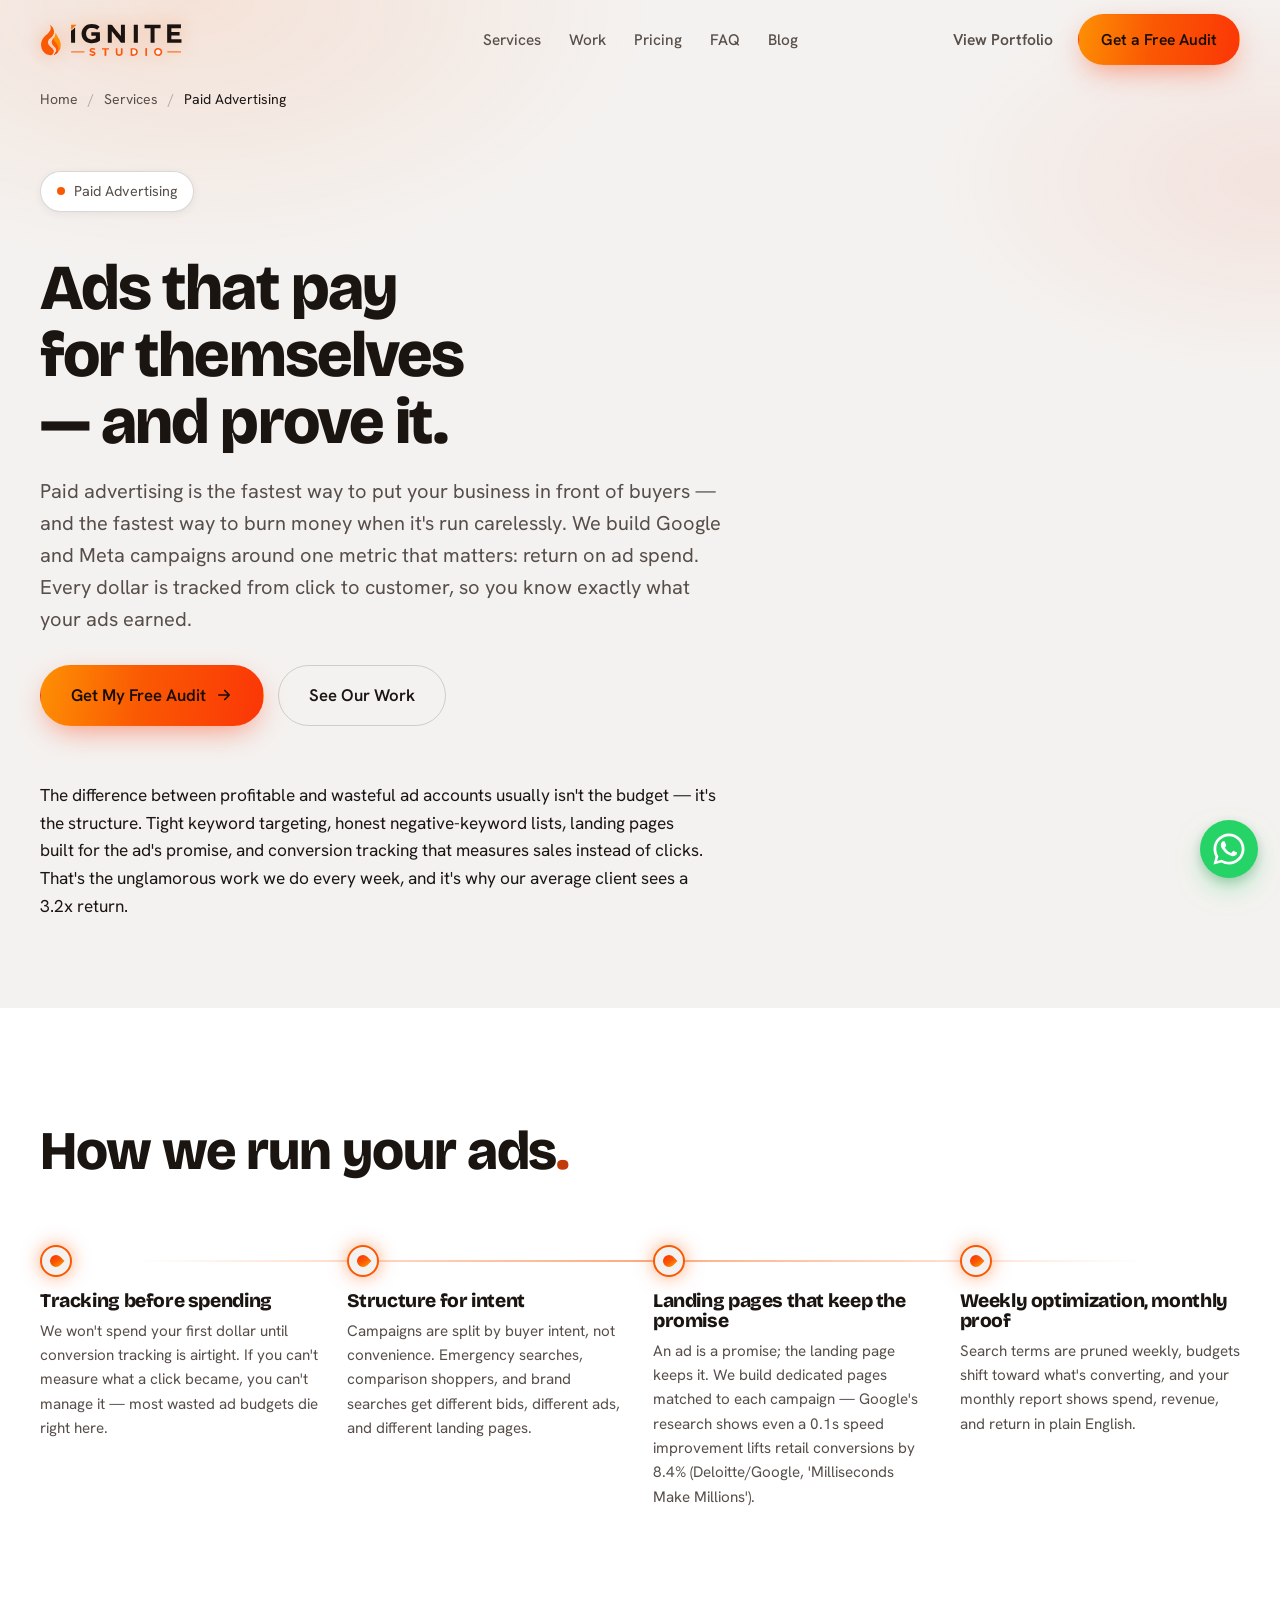
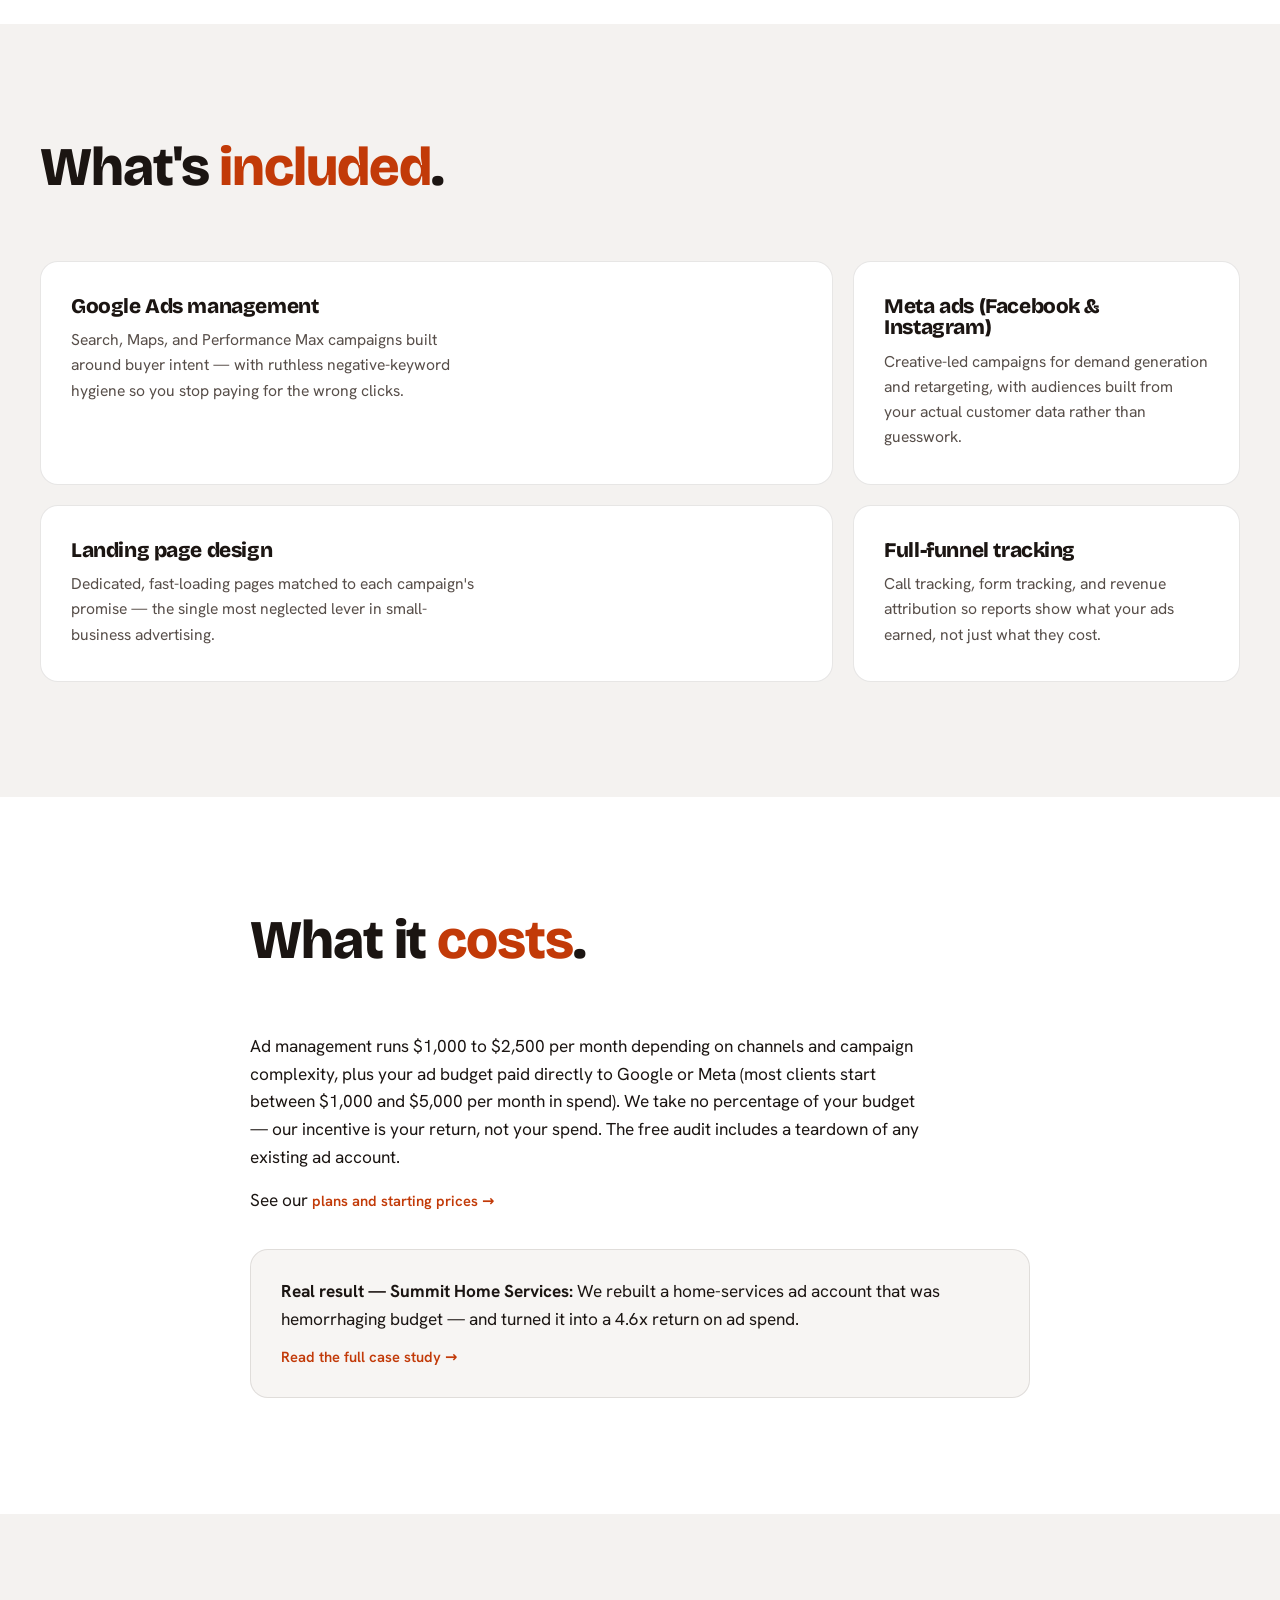
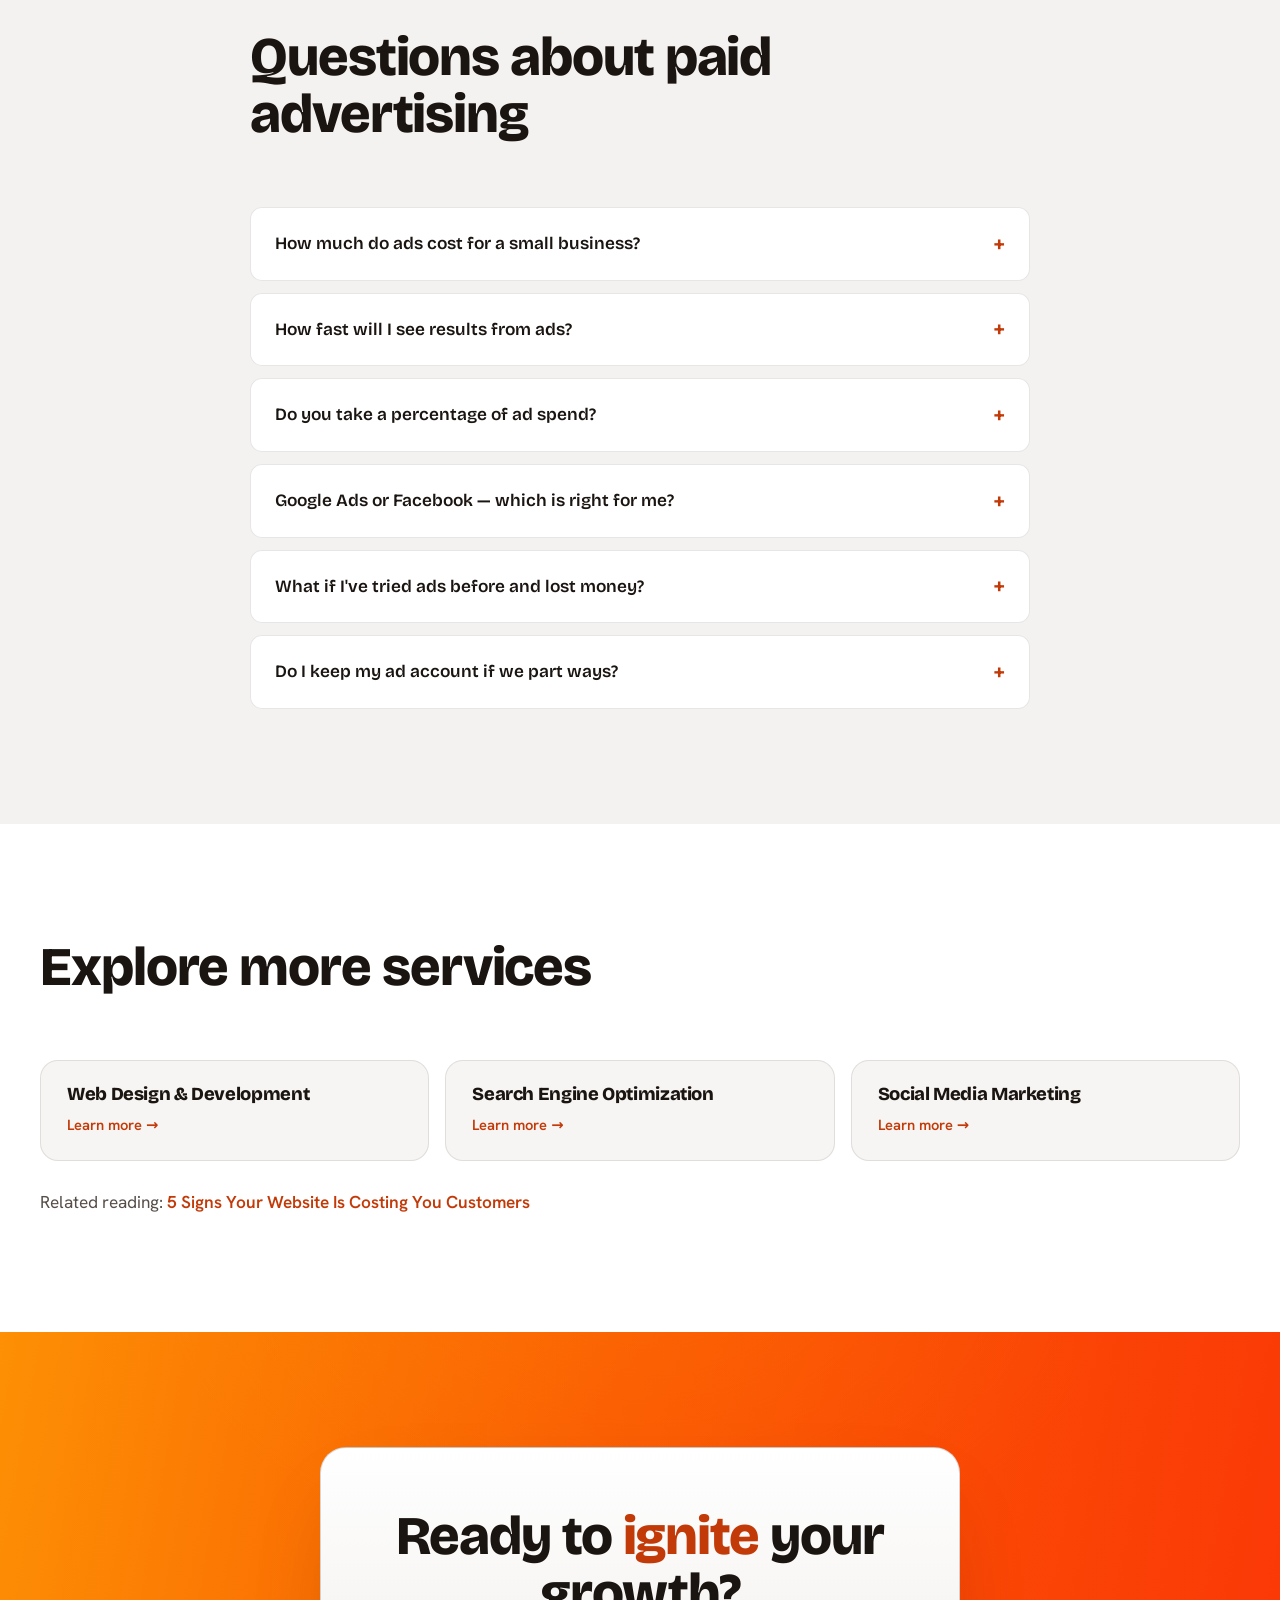
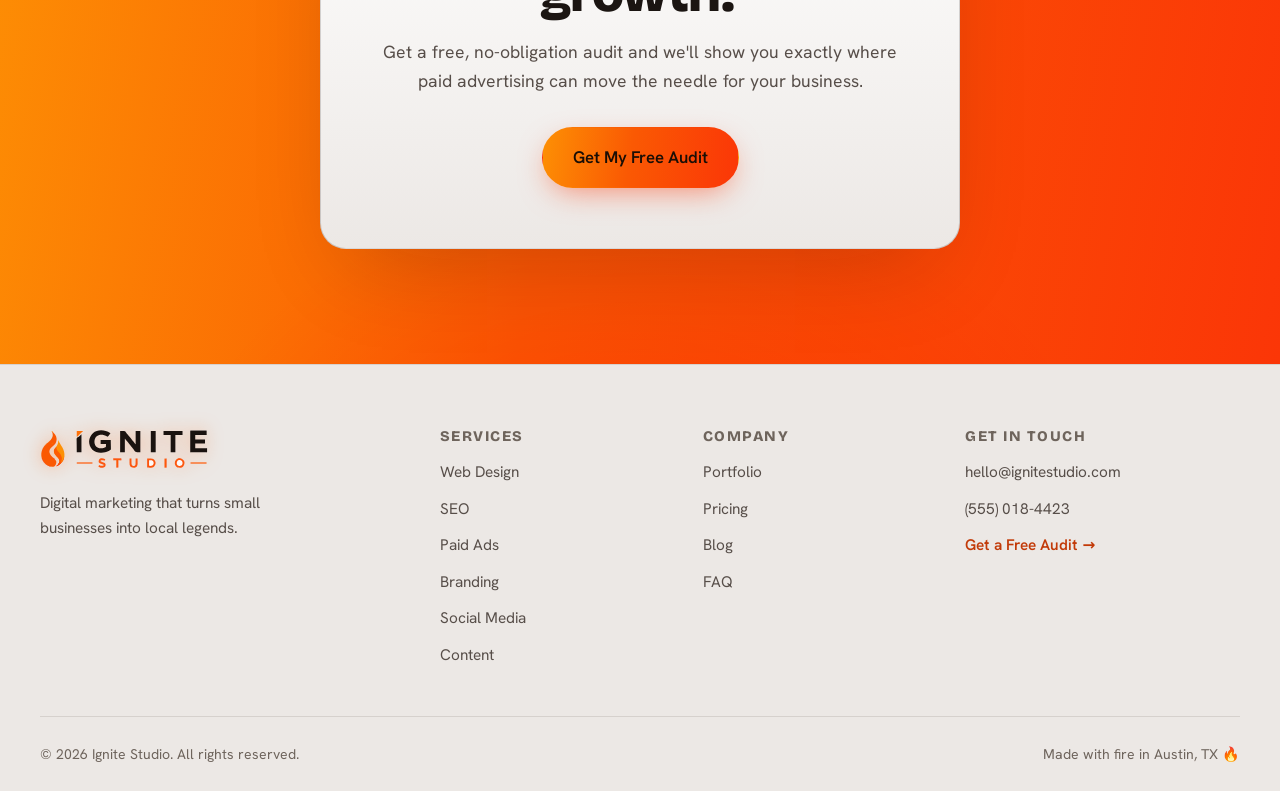
<file: paid-ads.html>
<!doctype html>
<html lang="en" dir="ltr">
<head>
  <meta charset="utf-8" />
  <meta name="viewport" content="width=device-width, initial-scale=1, viewport-fit=cover" />
  <meta name="theme-color" content="#F4F2F0" />
  <title>Paid Advertising for Small Businesses | Ignite Studio</title>
  <meta name="description" content="Google and Meta ad campaigns engineered for measurable ROI. Transparent management, honest budgets, and landing pages that convert clicks into customers." />
  <meta name="robots" content="index, follow, max-image-preview:large" />
  <link rel="canonical" href="https://ignitestudio.com/paid-ads.html" />
  <meta property="og:type" content="website" />
  <meta property="og:site_name" content="Ignite Studio" />
  <meta property="og:title" content="Paid Advertising for Small Businesses | Ignite Studio" />
  <meta property="og:description" content="Google and Meta ad campaigns engineered for measurable ROI. Transparent management, honest budgets, and landing pages that convert clicks into customers." />
  <meta property="og:url" content="https://ignitestudio.com/paid-ads.html" />
  <meta property="og:image" content="https://ignitestudio.com/og-image.jpg" />
  <meta property="og:image:width" content="1200" />
  <meta property="og:image:height" content="630" />
  <meta name="twitter:card" content="summary_large_image" />
  <meta name="twitter:title" content="Paid Advertising for Small Businesses | Ignite Studio" />
  <meta name="twitter:description" content="Google and Meta ad campaigns engineered for measurable ROI. Transparent management, honest budgets, and landing pages that convert clicks into customers." />
  <meta name="twitter:image" content="https://ignitestudio.com/og-image.jpg" />
  <link rel="icon" href="favicon.svg" type="image/svg+xml" />
  <link rel="icon" href="favicon-32.png" sizes="32x32" type="image/png" />
  <link rel="apple-touch-icon" href="apple-touch-icon.png" />
  <link rel="manifest" href="site.webmanifest" />
  <link rel="preload" href="assets/fonts/bricolage-grotesque-var.woff2" as="font" type="font/woff2" crossorigin />
  <link rel="preload" href="assets/fonts/hanken-grotesk-var.woff2" as="font" type="font/woff2" crossorigin />
  <link rel="stylesheet" href="css/styles.css?v=28" />
  <script type="application/ld+json">
{
  "@context": "https://schema.org",
  "@type": "Service",
  "name": "Paid Advertising",
  "serviceType": "Paid Advertising",
  "description": "Google and Meta ad campaigns engineered for measurable ROI. Transparent management, honest budgets, and landing pages that convert clicks into customers.",
  "provider": {
    "@type": "Organization",
    "name": "Ignite Studio",
    "url": "https://ignitestudio.com/"
  },
  "areaServed": {
    "@type": "State",
    "name": "Texas"
  },
  "url": "https://ignitestudio.com/paid-ads.html"
}
  </script>
  <script type="application/ld+json">
{
  "@context": "https://schema.org",
  "@type": "BreadcrumbList",
  "itemListElement": [
    {
      "@type": "ListItem",
      "position": 1,
      "name": "Home",
      "item": "https://ignitestudio.com/"
    },
    {
      "@type": "ListItem",
      "position": 2,
      "name": "Services",
      "item": "https://ignitestudio.com/#services"
    },
    {
      "@type": "ListItem",
      "position": 3,
      "name": "Paid Advertising",
      "item": "https://ignitestudio.com/paid-ads.html"
    }
  ]
}
  </script>
  <script type="application/ld+json">
{
  "@context": "https://schema.org",
  "@type": "FAQPage",
  "mainEntity": [
    {
      "@type": "Question",
      "name": "How much do ads cost for a small business?",
      "acceptedAnswer": {
        "@type": "Answer",
        "text": "Two numbers: our management fee ($1,000–$2,500/month) and your ad budget paid to the platforms (most clients start at $1,000–$5,000/month). The audit tells you what budget your market realistically requires to compete."
      }
    },
    {
      "@type": "Question",
      "name": "How fast will I see results from ads?",
      "acceptedAnswer": {
        "@type": "Answer",
        "text": "Qualified traffic can start within days of launch. Expect 4 to 6 weeks of data-gathering before the account settles into reliable, optimized performance."
      }
    },
    {
      "@type": "Question",
      "name": "Do you take a percentage of ad spend?",
      "acceptedAnswer": {
        "@type": "Answer",
        "text": "No. Flat management fees only — agencies paid by percentage are incentivized to grow your spend, not your return."
      }
    },
    {
      "@type": "Question",
      "name": "Google Ads or Facebook — which is right for me?",
      "acceptedAnswer": {
        "@type": "Answer",
        "text": "Google captures people actively searching for what you sell; Meta creates demand and re-engages past visitors. Urgent services skew Google; visual and impulse products skew Meta. The audit gives you a channel-by-channel recommendation."
      }
    },
    {
      "@type": "Question",
      "name": "What if I've tried ads before and lost money?",
      "acceptedAnswer": {
        "@type": "Answer",
        "text": "That's the most common account we inherit. Nine times out of ten the problem is broken tracking, no negative keywords, or ads sent to a slow homepage — all fixable, and the audit will show you which ones apply."
      }
    },
    {
      "@type": "Question",
      "name": "Do I keep my ad account if we part ways?",
      "acceptedAnswer": {
        "@type": "Answer",
        "text": "Always. Your account, your data, your customer lists. No hostage-taking — it's in our agreement."
      }
    }
  ]
}
  </script>
</head>
<body>
  <a class="skip-link" href="#main">Skip to content</a>
  <header class="site-header" id="siteHeader">
    <nav class="nav" aria-label="Primary">
      <a class="brand" href="index.html" aria-label="Ignite Studio home">
        <img class="brand-logo" src="assets/logo-nav.svg?v=10" alt="Ignite Studio" width="143" height="34" fetchpriority="high" />
      </a>
      <ul class="nav-links" id="navLinks">
        <li><a href="index.html#services">Services</a></li>
        <li><a href="index.html#work">Work</a></li>
        <li><a href="index.html#pricing">Pricing</a></li>
        <li><a href="index.html#faq">FAQ</a></li>
        <li><a href="blog.html">Blog</a></li>
      </ul>
      <div class="nav-actions">
        <a class="btn btn-ghost" href="index.html#work">View Portfolio</a>
        <a class="btn btn-primary magnetic" href="index.html#audit"><span>Get a Free Audit</span></a>
      </div>
      <button class="nav-toggle" id="navToggle" aria-label="Open menu" aria-expanded="false" aria-controls="navLinks">
        <span></span><span></span><span></span>
      </button>
    </nav>
  </header>
  <main id="main">
    <nav class="breadcrumb" aria-label="Breadcrumb">
      <div class="container">
        <a href="index.html">Home</a> <span aria-hidden="true">/</span>
        <a href="index.html#services">Services</a> <span aria-hidden="true">/</span>
        <span aria-current="page">Paid Advertising</span>
      </div>
    </nav>

    <section class="subhero">
      <div class="container">
        <p class="eyebrow"><span class="pulse-dot" aria-hidden="true"></span> Paid Advertising</p>
        <h1 class="subhero-title">Ads that pay for themselves — and prove it.</h1>
        <p class="subhero-lead">Paid advertising is the fastest way to put your business in front of buyers — and the fastest way to burn money when it's run carelessly. We build Google and Meta campaigns around one metric that matters: return on ad spend. Every dollar is tracked from click to customer, so you know exactly what your ads earned.</p>
        <div class="hero-cta">
          <a class="btn btn-primary btn-lg magnetic" href="index.html#audit"><span>Get My Free Audit</span>
            <svg width="18" height="18" viewBox="0 0 24 24" fill="none" aria-hidden="true"><path d="M5 12h14M13 6l6 6-6 6" stroke="currentColor" stroke-width="2.2" stroke-linecap="round" stroke-linejoin="round"/></svg>
          </a>
          <a class="btn btn-outline btn-lg" href="index.html#work"><span>See Our Work</span></a>
        </div>
        <div class="prose" style="margin-top: 34px;">
          <p>The difference between profitable and wasteful ad accounts usually isn't the budget — it's the structure. Tight keyword targeting, honest negative-keyword lists, landing pages built for the ad's promise, and conversion tracking that measures sales instead of clicks. That's the unglamorous work we do every week, and it's why our average client sees a 3.2x return.</p>
        </div>
      </div>
    </section>

    <section class="section section--light">
      <div class="container">
        <header class="section-head">
          <h2 class="section-title">How we run your ads<span class="fire-text">.</span></h2>
        </header>
        <ol class="steps">
          <li class="step"><span class="step-node" aria-hidden="true"><span class="step-flame"></span></span><h3>Tracking before spending</h3><p>We won't spend your first dollar until conversion tracking is airtight. If you can't measure what a click became, you can't manage it — most wasted ad budgets die right here.</p></li>
          <li class="step"><span class="step-node" aria-hidden="true"><span class="step-flame"></span></span><h3>Structure for intent</h3><p>Campaigns are split by buyer intent, not convenience. Emergency searches, comparison shoppers, and brand searches get different bids, different ads, and different landing pages.</p></li>
          <li class="step"><span class="step-node" aria-hidden="true"><span class="step-flame"></span></span><h3>Landing pages that keep the promise</h3><p>An ad is a promise; the landing page keeps it. We build dedicated pages matched to each campaign — Google's research shows even a 0.1s speed improvement lifts retail conversions by 8.4% (Deloitte/Google, 'Milliseconds Make Millions').</p></li>
          <li class="step"><span class="step-node" aria-hidden="true"><span class="step-flame"></span></span><h3>Weekly optimization, monthly proof</h3><p>Search terms are pruned weekly, budgets shift toward what's converting, and your monthly report shows spend, revenue, and return in plain English.</p></li>
        </ol>
      </div>
    </section>

    <section class="section">
      <div class="container">
        <header class="section-head">
          <h2 class="section-title">What's <span class="fire-text">included</span>.</h2>
        </header>
        <div class="bento">
          <article class="card"><h3>Google Ads management</h3><p>Search, Maps, and Performance Max campaigns built around buyer intent — with ruthless negative-keyword hygiene so you stop paying for the wrong clicks.</p></article>
          <article class="card"><h3>Meta ads (Facebook & Instagram)</h3><p>Creative-led campaigns for demand generation and retargeting, with audiences built from your actual customer data rather than guesswork.</p></article>
          <article class="card"><h3>Landing page design</h3><p>Dedicated, fast-loading pages matched to each campaign's promise — the single most neglected lever in small-business advertising.</p></article>
          <article class="card"><h3>Full-funnel tracking</h3><p>Call tracking, form tracking, and revenue attribution so reports show what your ads earned, not just what they cost.</p></article>
        </div>
      </div>
    </section>

    <section class="section section--light">
      <div class="container container-narrow">
        <header class="section-head">
          <h2 class="section-title">What it <span class="fire-text">costs</span>.</h2>
        </header>
        <div class="prose">
          <p>Ad management runs $1,000 to $2,500 per month depending on channels and campaign complexity, plus your ad budget paid directly to Google or Meta (most clients start between $1,000 and $5,000 per month in spend). We take no percentage of your budget — our incentive is your return, not your spend. The free audit includes a teardown of any existing ad account.</p>
          <p>See our <a href="index.html#pricing" class="card-link" style="margin:0; padding:0;">plans and starting prices &rarr;</a></p>
        </div>
        <figure class="case-quote" style="margin-bottom:0;">
          <blockquote><strong>Real result — Summit Home Services:</strong> We rebuilt a home-services ad account that was hemorrhaging budget — and turned it into a 4.6x return on ad spend.</blockquote>
          <figcaption><a href="case-summit-home.html" class="card-link" style="margin:0; padding:0;">Read the full case study &rarr;</a></figcaption>
        </figure>
      </div>
    </section>

    <section class="section" aria-labelledby="faq-title">
      <div class="container container-narrow">
        <header class="section-head"><h2 class="section-title" id="faq-title">Questions about paid advertising</h2></header>
        <div class="faq">
          <details class="faq-item"><summary>How much do ads cost for a small business?</summary><div class="faq-answer"><p>Two numbers: our management fee ($1,000–$2,500/month) and your ad budget paid to the platforms (most clients start at $1,000–$5,000/month). The audit tells you what budget your market realistically requires to compete.</p></div></details>
          <details class="faq-item"><summary>How fast will I see results from ads?</summary><div class="faq-answer"><p>Qualified traffic can start within days of launch. Expect 4 to 6 weeks of data-gathering before the account settles into reliable, optimized performance.</p></div></details>
          <details class="faq-item"><summary>Do you take a percentage of ad spend?</summary><div class="faq-answer"><p>No. Flat management fees only — agencies paid by percentage are incentivized to grow your spend, not your return.</p></div></details>
          <details class="faq-item"><summary>Google Ads or Facebook — which is right for me?</summary><div class="faq-answer"><p>Google captures people actively searching for what you sell; Meta creates demand and re-engages past visitors. Urgent services skew Google; visual and impulse products skew Meta. The audit gives you a channel-by-channel recommendation.</p></div></details>
          <details class="faq-item"><summary>What if I've tried ads before and lost money?</summary><div class="faq-answer"><p>That's the most common account we inherit. Nine times out of ten the problem is broken tracking, no negative keywords, or ads sent to a slow homepage — all fixable, and the audit will show you which ones apply.</p></div></details>
          <details class="faq-item"><summary>Do I keep my ad account if we part ways?</summary><div class="faq-answer"><p>Always. Your account, your data, your customer lists. No hostage-taking — it's in our agreement.</p></div></details>
        </div>
      </div>
    </section>

    <section class="section section--light">
      <div class="container">
        <header class="section-head"><h2 class="section-title">Explore more services</h2></header>
        <div class="link-grid">
          <a class="link-card" href="web-design.html"><h3>Web Design & Development</h3><span>Learn more &rarr;</span></a>
          <a class="link-card" href="seo.html"><h3>Search Engine Optimization</h3><span>Learn more &rarr;</span></a>
          <a class="link-card" href="social-media.html"><h3>Social Media Marketing</h3><span>Learn more &rarr;</span></a>
        </div>
        <p class="related-read">Related reading: <a href="blog-website-signs.html">5 Signs Your Website Is Costing You Customers</a></p>
      </div>
    </section>

    <section class="cta-section">
      <div class="cta-glow" aria-hidden="true"></div>
      <div class="container">
        <div class="cta-card">
          <h2 class="cta-title">Ready to <span class="fire-text">ignite</span> your growth?</h2>
          <p class="cta-lead">Get a free, no-obligation audit and we'll show you exactly where paid advertising can move the needle for your business.</p>
          <a class="btn btn-primary btn-lg magnetic" href="index.html#audit"><span>Get My Free Audit</span></a>
        </div>
      </div>
    </section>
  </main>
  <footer class="site-footer">
    <div class="container footer-inner">
      <div class="footer-brand">
        <a class="brand" href="index.html" aria-label="Ignite Studio home">
          <img class="brand-logo brand-logo--footer" src="assets/logo-nav.svg?v=10" alt="Ignite Studio" width="169" height="40" loading="lazy" decoding="async" />
        </a>
        <p>Digital marketing that turns small businesses into local legends.</p>
      </div>
      <nav class="footer-col" aria-label="Services">
        <h3>Services</h3>
        <a href="web-design.html">Web Design</a>
        <a href="seo.html">SEO</a>
        <a href="paid-ads.html">Paid Ads</a>
        <a href="branding.html">Branding</a>
        <a href="social-media.html">Social Media</a>
        <a href="content.html">Content</a>
      </nav>
      <nav class="footer-col" aria-label="Company">
        <h3>Company</h3>
        <a href="index.html#work">Portfolio</a>
        <a href="index.html#pricing">Pricing</a>
        <a href="blog.html">Blog</a>
        <a href="index.html#faq">FAQ</a>
      </nav>
      <div class="footer-col">
        <h3>Get in touch</h3>
        <a href="mailto:hello@ignitestudio.com">hello@ignitestudio.com</a>
        <a href="tel:+15550184423">(555) 018-4423</a>
        <a href="index.html#audit" class="footer-cta">Get a Free Audit &rarr;</a>
      </div>
    </div>
    <div class="container footer-bottom">
      <p>&copy; <span id="year">2026</span> Ignite Studio. All rights reserved.</p>
      <p class="footer-made">Made with fire in Austin, TX &#128293;</p>
    </div>
  </footer>
  <script src="js/main.js?v=25" defer></script>
  <!-- Floating WhatsApp CTA -->
  <a class="wa-fab" href="https://wa.me/15550184423?text=Hi%20Ignite%20Studio%2C%20I%27d%20like%20a%20free%20audit." target="_blank" rel="noopener" aria-label="Chat with us on WhatsApp">
    <span class="wa-ping" aria-hidden="true"></span>
    <svg viewBox="0 0 32 32" fill="currentColor" aria-hidden="true"><path d="M16 .5C7.4.5.5 7.4.5 16c0 2.8.7 5.4 2 7.8L.5 31.5l7.9-2c2.3 1.3 4.9 2 7.6 2 8.6 0 15.5-6.9 15.5-15.5S24.6.5 16 .5zm0 28.3c-2.4 0-4.7-.6-6.7-1.8l-.5-.3-4.7 1.2 1.3-4.6-.3-.5C4 20.9 3.3 18.5 3.3 16 3.3 8.9 9 3.3 16 3.3S28.7 8.9 28.7 16 23 28.8 16 28.8zm7.7-9.5c-.4-.2-2.5-1.2-2.9-1.4-.4-.1-.7-.2-.9.2-.3.4-1 1.4-1.3 1.6-.2.3-.4.3-.8.1-.4-.2-1.8-.7-3.4-2.1-1.2-1.1-2.1-2.5-2.3-2.9-.2-.4 0-.6.2-.8.2-.2.4-.4.5-.7.2-.2.2-.4.4-.7.1-.3 0-.5 0-.7-.1-.2-.9-2.2-1.3-3-.3-.8-.7-.7-.9-.7h-.8c-.3 0-.7.1-1 .5-.4.4-1.4 1.3-1.4 3.3s1.4 3.8 1.6 4.1c.2.3 2.8 4.3 6.8 6 .9.4 1.7.6 2.3.8 1 .3 1.8.3 2.5.2.8-.1 2.5-1 2.8-2 .3-1 .3-1.8.2-2-.1-.1-.3-.2-.7-.4z"/></svg>
  </a>
</body>
</html>
</file>
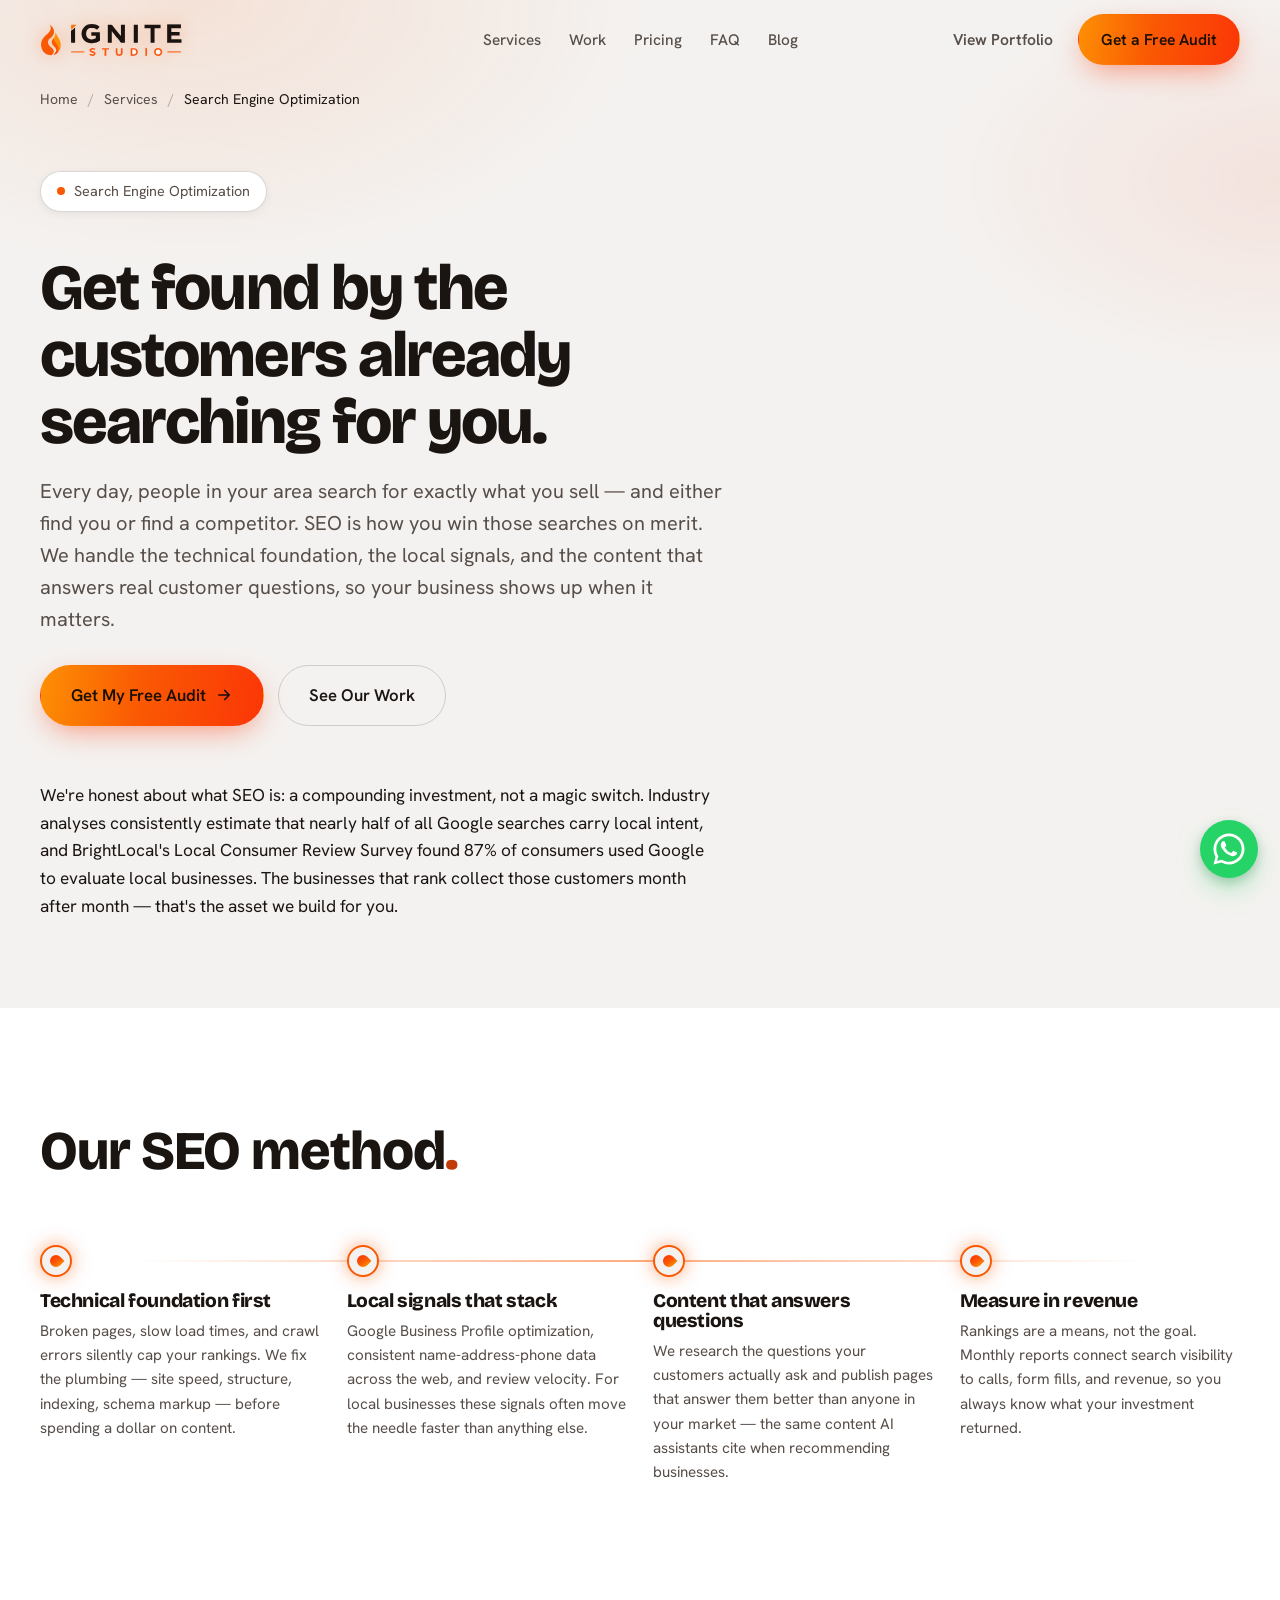
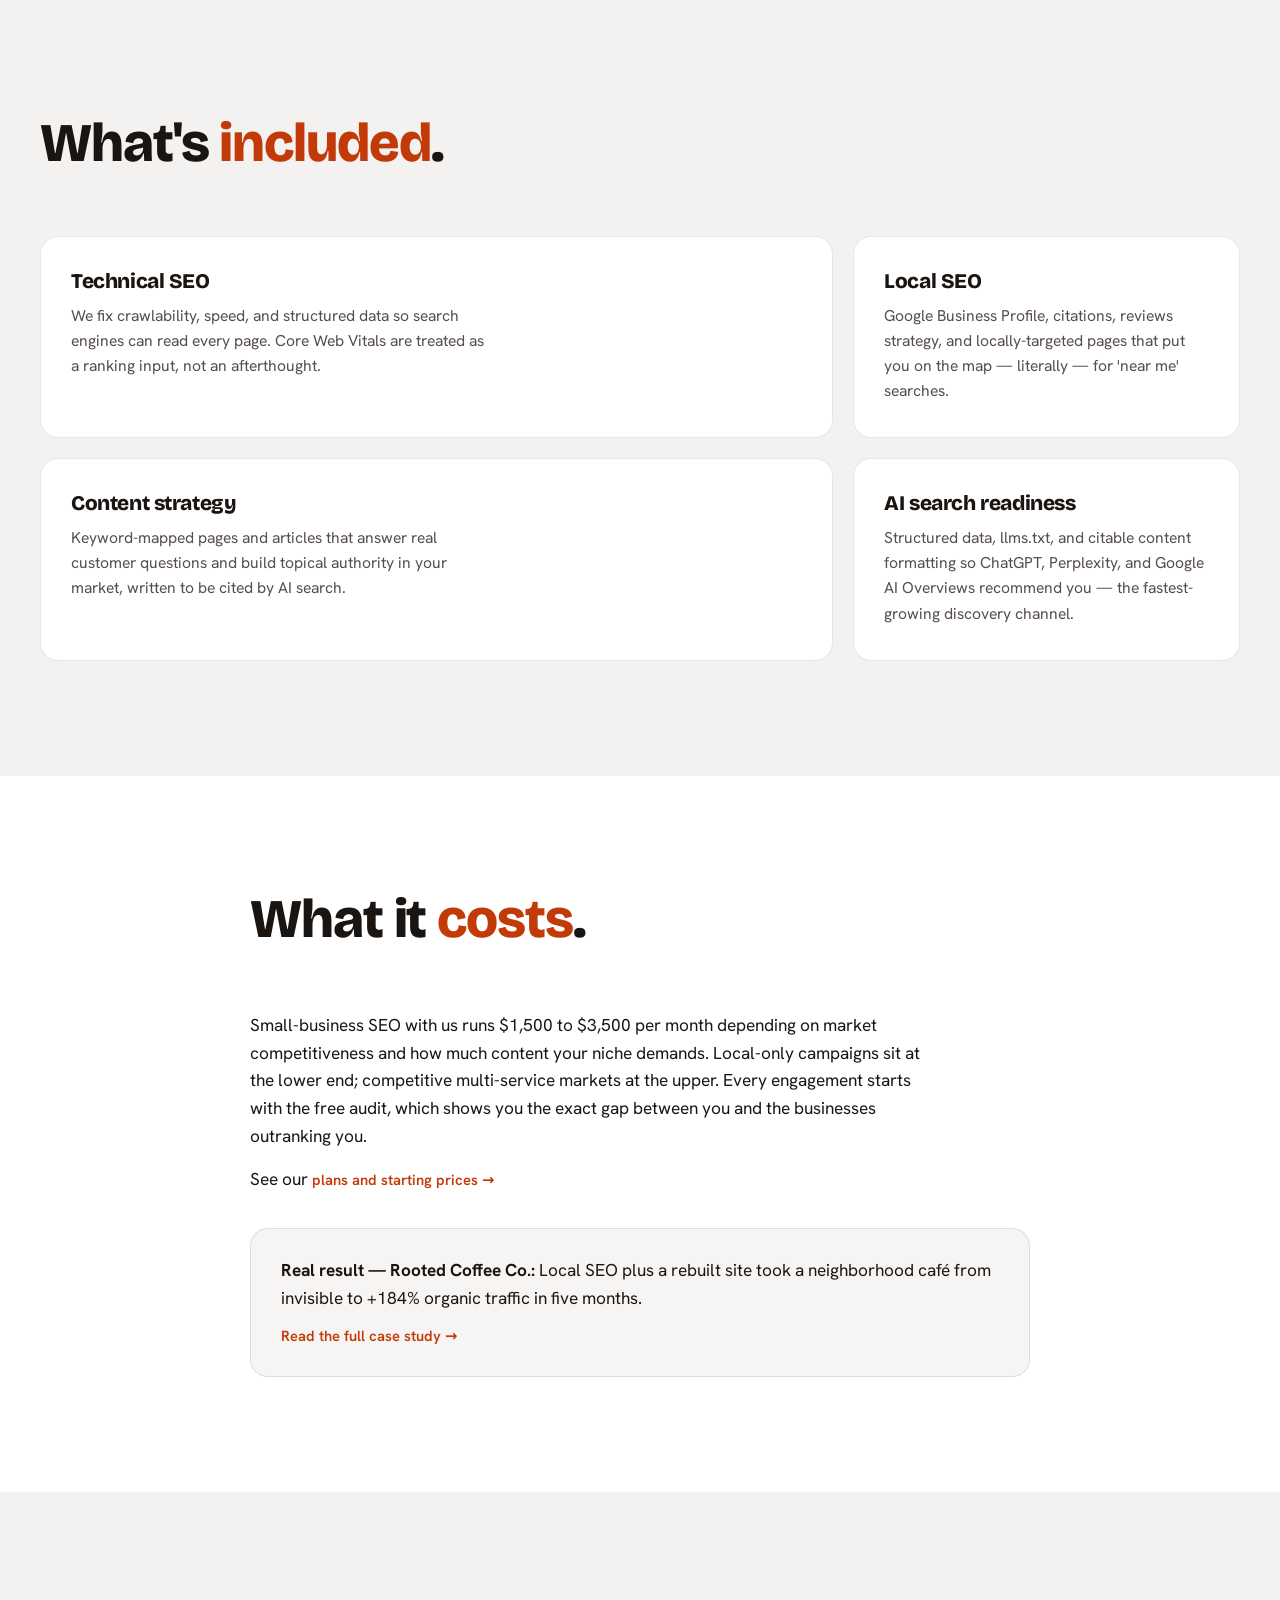
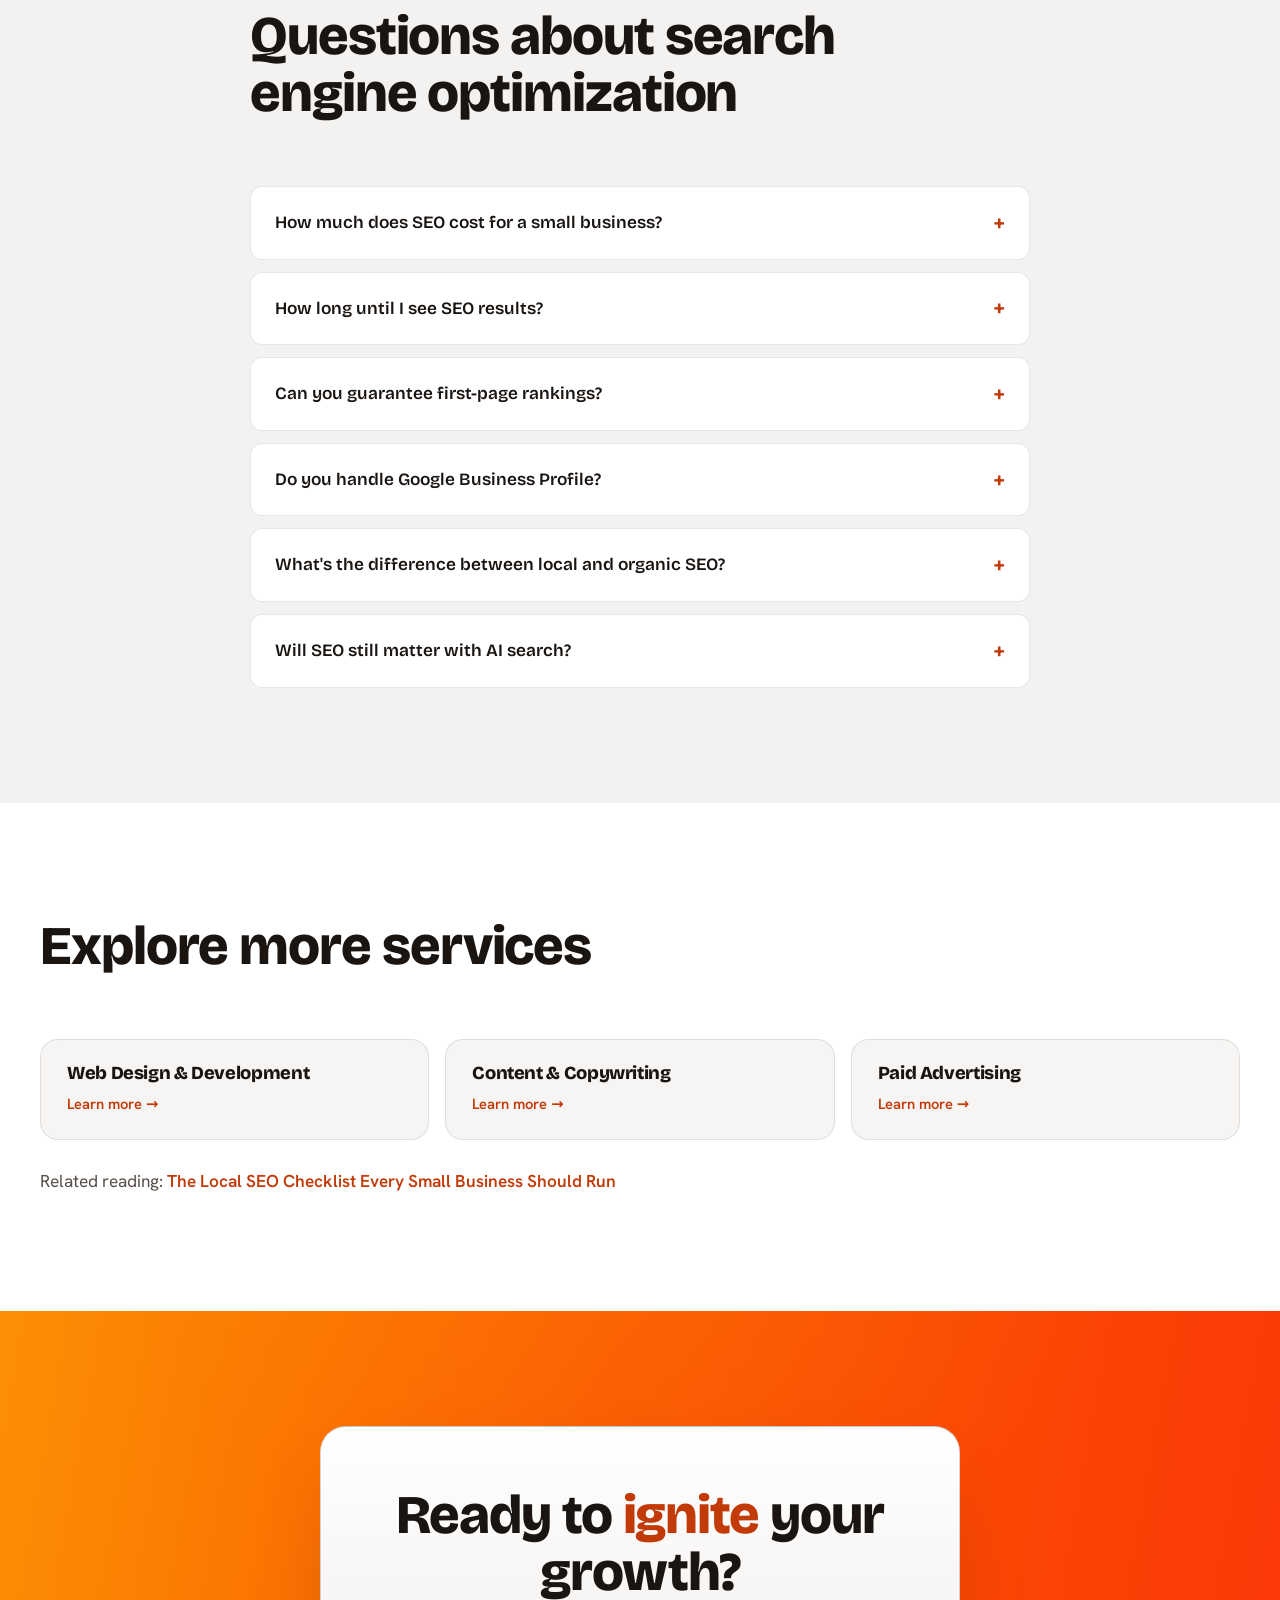
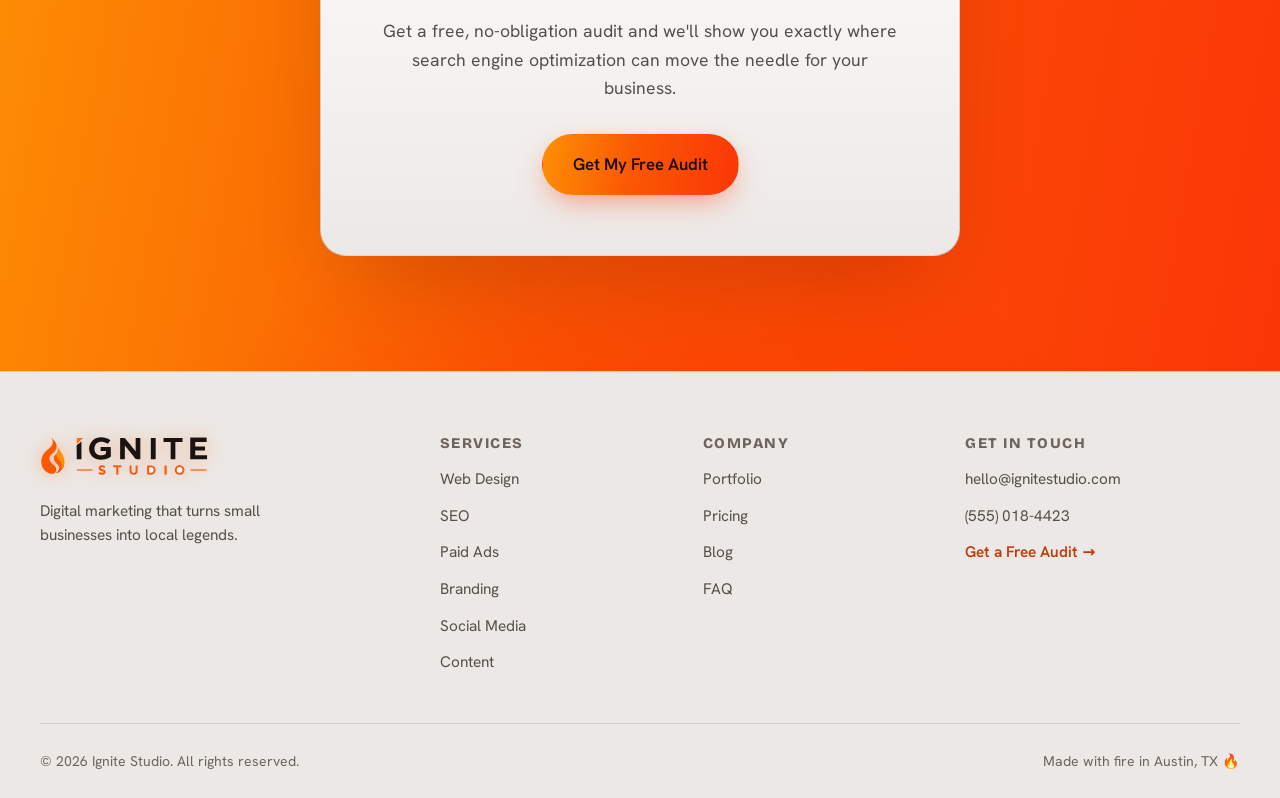
<file: seo.html>
<!doctype html>
<html lang="en" dir="ltr">
<head>
  <meta charset="utf-8" />
  <meta name="viewport" content="width=device-width, initial-scale=1, viewport-fit=cover" />
  <meta name="theme-color" content="#F4F2F0" />
  <title>SEO Services for Small Businesses | Ignite Studio</title>
  <meta name="description" content="Local and organic SEO that gets small businesses found on Google and AI search. Transparent process, honest timelines, monthly revenue reporting." />
  <meta name="robots" content="index, follow, max-image-preview:large" />
  <link rel="canonical" href="https://ignitestudio.com/seo.html" />
  <meta property="og:type" content="website" />
  <meta property="og:site_name" content="Ignite Studio" />
  <meta property="og:title" content="SEO Services for Small Businesses | Ignite Studio" />
  <meta property="og:description" content="Local and organic SEO that gets small businesses found on Google and AI search. Transparent process, honest timelines, monthly revenue reporting." />
  <meta property="og:url" content="https://ignitestudio.com/seo.html" />
  <meta property="og:image" content="https://ignitestudio.com/og-image.jpg" />
  <meta property="og:image:width" content="1200" />
  <meta property="og:image:height" content="630" />
  <meta name="twitter:card" content="summary_large_image" />
  <meta name="twitter:title" content="SEO Services for Small Businesses | Ignite Studio" />
  <meta name="twitter:description" content="Local and organic SEO that gets small businesses found on Google and AI search. Transparent process, honest timelines, monthly revenue reporting." />
  <meta name="twitter:image" content="https://ignitestudio.com/og-image.jpg" />
  <link rel="icon" href="favicon.svg" type="image/svg+xml" />
  <link rel="icon" href="favicon-32.png" sizes="32x32" type="image/png" />
  <link rel="apple-touch-icon" href="apple-touch-icon.png" />
  <link rel="manifest" href="site.webmanifest" />
  <link rel="preload" href="assets/fonts/bricolage-grotesque-var.woff2" as="font" type="font/woff2" crossorigin />
  <link rel="preload" href="assets/fonts/hanken-grotesk-var.woff2" as="font" type="font/woff2" crossorigin />
  <link rel="stylesheet" href="css/styles.css?v=28" />
  <script type="application/ld+json">
{
  "@context": "https://schema.org",
  "@type": "Service",
  "name": "Search Engine Optimization",
  "serviceType": "Search Engine Optimization",
  "description": "Local and organic SEO that gets small businesses found on Google and AI search. Transparent process, honest timelines, monthly revenue reporting.",
  "provider": {
    "@type": "Organization",
    "name": "Ignite Studio",
    "url": "https://ignitestudio.com/"
  },
  "areaServed": {
    "@type": "State",
    "name": "Texas"
  },
  "url": "https://ignitestudio.com/seo.html"
}
  </script>
  <script type="application/ld+json">
{
  "@context": "https://schema.org",
  "@type": "BreadcrumbList",
  "itemListElement": [
    {
      "@type": "ListItem",
      "position": 1,
      "name": "Home",
      "item": "https://ignitestudio.com/"
    },
    {
      "@type": "ListItem",
      "position": 2,
      "name": "Services",
      "item": "https://ignitestudio.com/#services"
    },
    {
      "@type": "ListItem",
      "position": 3,
      "name": "Search Engine Optimization",
      "item": "https://ignitestudio.com/seo.html"
    }
  ]
}
  </script>
  <script type="application/ld+json">
{
  "@context": "https://schema.org",
  "@type": "FAQPage",
  "mainEntity": [
    {
      "@type": "Question",
      "name": "How much does SEO cost for a small business?",
      "acceptedAnswer": {
        "@type": "Answer",
        "text": "Our SEO plans run $1,500 to $3,500 per month based on your market's competitiveness. The free audit tells you exactly what your situation needs before you commit to anything."
      }
    },
    {
      "@type": "Question",
      "name": "How long until I see SEO results?",
      "acceptedAnswer": {
        "@type": "Answer",
        "text": "Meaningful movement typically shows in 3 to 6 months, with compounding gains after that. Anyone promising page one in weeks is selling something other than SEO."
      }
    },
    {
      "@type": "Question",
      "name": "Can you guarantee first-page rankings?",
      "acceptedAnswer": {
        "@type": "Answer",
        "text": "No honest agency can. What we guarantee is transparent work, monthly proof of progress, and strategy adjustments based on real data."
      }
    },
    {
      "@type": "Question",
      "name": "Do you handle Google Business Profile?",
      "acceptedAnswer": {
        "@type": "Answer",
        "text": "Yes — profile optimization, posts, review strategy, and spam-fighting are part of every local SEO plan. For most local businesses it's the highest-leverage single asset."
      }
    },
    {
      "@type": "Question",
      "name": "What's the difference between local and organic SEO?",
      "acceptedAnswer": {
        "@type": "Answer",
        "text": "Local SEO wins the map pack and 'near me' searches in your service area; organic SEO wins the standard results for what you sell. Most small businesses need both, weighted by how customers find them."
      }
    },
    {
      "@type": "Question",
      "name": "Will SEO still matter with AI search?",
      "acceptedAnswer": {
        "@type": "Answer",
        "text": "More than ever. AI assistants cite well-structured, authoritative sites when recommending businesses. The work that ranks you on Google — fast pages, real answers, strong local signals — is the same work that gets you cited by AI."
      }
    }
  ]
}
  </script>
</head>
<body>
  <a class="skip-link" href="#main">Skip to content</a>
  <header class="site-header" id="siteHeader">
    <nav class="nav" aria-label="Primary">
      <a class="brand" href="index.html" aria-label="Ignite Studio home">
        <img class="brand-logo" src="assets/logo-nav.svg?v=10" alt="Ignite Studio" width="143" height="34" fetchpriority="high" />
      </a>
      <ul class="nav-links" id="navLinks">
        <li><a href="index.html#services">Services</a></li>
        <li><a href="index.html#work">Work</a></li>
        <li><a href="index.html#pricing">Pricing</a></li>
        <li><a href="index.html#faq">FAQ</a></li>
        <li><a href="blog.html">Blog</a></li>
      </ul>
      <div class="nav-actions">
        <a class="btn btn-ghost" href="index.html#work">View Portfolio</a>
        <a class="btn btn-primary magnetic" href="index.html#audit"><span>Get a Free Audit</span></a>
      </div>
      <button class="nav-toggle" id="navToggle" aria-label="Open menu" aria-expanded="false" aria-controls="navLinks">
        <span></span><span></span><span></span>
      </button>
    </nav>
  </header>
  <main id="main">
    <nav class="breadcrumb" aria-label="Breadcrumb">
      <div class="container">
        <a href="index.html">Home</a> <span aria-hidden="true">/</span>
        <a href="index.html#services">Services</a> <span aria-hidden="true">/</span>
        <span aria-current="page">Search Engine Optimization</span>
      </div>
    </nav>

    <section class="subhero">
      <div class="container">
        <p class="eyebrow"><span class="pulse-dot" aria-hidden="true"></span> Search Engine Optimization</p>
        <h1 class="subhero-title">Get found by the customers already searching for you.</h1>
        <p class="subhero-lead">Every day, people in your area search for exactly what you sell — and either find you or find a competitor. SEO is how you win those searches on merit. We handle the technical foundation, the local signals, and the content that answers real customer questions, so your business shows up when it matters.</p>
        <div class="hero-cta">
          <a class="btn btn-primary btn-lg magnetic" href="index.html#audit"><span>Get My Free Audit</span>
            <svg width="18" height="18" viewBox="0 0 24 24" fill="none" aria-hidden="true"><path d="M5 12h14M13 6l6 6-6 6" stroke="currentColor" stroke-width="2.2" stroke-linecap="round" stroke-linejoin="round"/></svg>
          </a>
          <a class="btn btn-outline btn-lg" href="index.html#work"><span>See Our Work</span></a>
        </div>
        <div class="prose" style="margin-top: 34px;">
          <p>We're honest about what SEO is: a compounding investment, not a magic switch. Industry analyses consistently estimate that nearly half of all Google searches carry local intent, and BrightLocal's Local Consumer Review Survey found 87% of consumers used Google to evaluate local businesses. The businesses that rank collect those customers month after month — that's the asset we build for you.</p>
        </div>
      </div>
    </section>

    <section class="section section--light">
      <div class="container">
        <header class="section-head">
          <h2 class="section-title">Our SEO method<span class="fire-text">.</span></h2>
        </header>
        <ol class="steps">
          <li class="step"><span class="step-node" aria-hidden="true"><span class="step-flame"></span></span><h3>Technical foundation first</h3><p>Broken pages, slow load times, and crawl errors silently cap your rankings. We fix the plumbing — site speed, structure, indexing, schema markup — before spending a dollar on content.</p></li>
          <li class="step"><span class="step-node" aria-hidden="true"><span class="step-flame"></span></span><h3>Local signals that stack</h3><p>Google Business Profile optimization, consistent name-address-phone data across the web, and review velocity. For local businesses these signals often move the needle faster than anything else.</p></li>
          <li class="step"><span class="step-node" aria-hidden="true"><span class="step-flame"></span></span><h3>Content that answers questions</h3><p>We research the questions your customers actually ask and publish pages that answer them better than anyone in your market — the same content AI assistants cite when recommending businesses.</p></li>
          <li class="step"><span class="step-node" aria-hidden="true"><span class="step-flame"></span></span><h3>Measure in revenue</h3><p>Rankings are a means, not the goal. Monthly reports connect search visibility to calls, form fills, and revenue, so you always know what your investment returned.</p></li>
        </ol>
      </div>
    </section>

    <section class="section">
      <div class="container">
        <header class="section-head">
          <h2 class="section-title">What's <span class="fire-text">included</span>.</h2>
        </header>
        <div class="bento">
          <article class="card"><h3>Technical SEO</h3><p>We fix crawlability, speed, and structured data so search engines can read every page. Core Web Vitals are treated as a ranking input, not an afterthought.</p></article>
          <article class="card"><h3>Local SEO</h3><p>Google Business Profile, citations, reviews strategy, and locally-targeted pages that put you on the map — literally — for 'near me' searches.</p></article>
          <article class="card"><h3>Content strategy</h3><p>Keyword-mapped pages and articles that answer real customer questions and build topical authority in your market, written to be cited by AI search.</p></article>
          <article class="card"><h3>AI search readiness</h3><p>Structured data, llms.txt, and citable content formatting so ChatGPT, Perplexity, and Google AI Overviews recommend you — the fastest-growing discovery channel.</p></article>
        </div>
      </div>
    </section>

    <section class="section section--light">
      <div class="container container-narrow">
        <header class="section-head">
          <h2 class="section-title">What it <span class="fire-text">costs</span>.</h2>
        </header>
        <div class="prose">
          <p>Small-business SEO with us runs $1,500 to $3,500 per month depending on market competitiveness and how much content your niche demands. Local-only campaigns sit at the lower end; competitive multi-service markets at the upper. Every engagement starts with the free audit, which shows you the exact gap between you and the businesses outranking you.</p>
          <p>See our <a href="index.html#pricing" class="card-link" style="margin:0; padding:0;">plans and starting prices &rarr;</a></p>
        </div>
        <figure class="case-quote" style="margin-bottom:0;">
          <blockquote><strong>Real result — Rooted Coffee Co.:</strong> Local SEO plus a rebuilt site took a neighborhood café from invisible to +184% organic traffic in five months.</blockquote>
          <figcaption><a href="case-rooted-coffee.html" class="card-link" style="margin:0; padding:0;">Read the full case study &rarr;</a></figcaption>
        </figure>
      </div>
    </section>

    <section class="section" aria-labelledby="faq-title">
      <div class="container container-narrow">
        <header class="section-head"><h2 class="section-title" id="faq-title">Questions about search engine optimization</h2></header>
        <div class="faq">
          <details class="faq-item"><summary>How much does SEO cost for a small business?</summary><div class="faq-answer"><p>Our SEO plans run $1,500 to $3,500 per month based on your market's competitiveness. The free audit tells you exactly what your situation needs before you commit to anything.</p></div></details>
          <details class="faq-item"><summary>How long until I see SEO results?</summary><div class="faq-answer"><p>Meaningful movement typically shows in 3 to 6 months, with compounding gains after that. Anyone promising page one in weeks is selling something other than SEO.</p></div></details>
          <details class="faq-item"><summary>Can you guarantee first-page rankings?</summary><div class="faq-answer"><p>No honest agency can. What we guarantee is transparent work, monthly proof of progress, and strategy adjustments based on real data.</p></div></details>
          <details class="faq-item"><summary>Do you handle Google Business Profile?</summary><div class="faq-answer"><p>Yes — profile optimization, posts, review strategy, and spam-fighting are part of every local SEO plan. For most local businesses it's the highest-leverage single asset.</p></div></details>
          <details class="faq-item"><summary>What's the difference between local and organic SEO?</summary><div class="faq-answer"><p>Local SEO wins the map pack and 'near me' searches in your service area; organic SEO wins the standard results for what you sell. Most small businesses need both, weighted by how customers find them.</p></div></details>
          <details class="faq-item"><summary>Will SEO still matter with AI search?</summary><div class="faq-answer"><p>More than ever. AI assistants cite well-structured, authoritative sites when recommending businesses. The work that ranks you on Google — fast pages, real answers, strong local signals — is the same work that gets you cited by AI.</p></div></details>
        </div>
      </div>
    </section>

    <section class="section section--light">
      <div class="container">
        <header class="section-head"><h2 class="section-title">Explore more services</h2></header>
        <div class="link-grid">
          <a class="link-card" href="web-design.html"><h3>Web Design & Development</h3><span>Learn more &rarr;</span></a>
          <a class="link-card" href="content.html"><h3>Content & Copywriting</h3><span>Learn more &rarr;</span></a>
          <a class="link-card" href="paid-ads.html"><h3>Paid Advertising</h3><span>Learn more &rarr;</span></a>
        </div>
        <p class="related-read">Related reading: <a href="blog-local-seo.html">The Local SEO Checklist Every Small Business Should Run</a></p>
      </div>
    </section>

    <section class="cta-section">
      <div class="cta-glow" aria-hidden="true"></div>
      <div class="container">
        <div class="cta-card">
          <h2 class="cta-title">Ready to <span class="fire-text">ignite</span> your growth?</h2>
          <p class="cta-lead">Get a free, no-obligation audit and we'll show you exactly where search engine optimization can move the needle for your business.</p>
          <a class="btn btn-primary btn-lg magnetic" href="index.html#audit"><span>Get My Free Audit</span></a>
        </div>
      </div>
    </section>
  </main>
  <footer class="site-footer">
    <div class="container footer-inner">
      <div class="footer-brand">
        <a class="brand" href="index.html" aria-label="Ignite Studio home">
          <img class="brand-logo brand-logo--footer" src="assets/logo-nav.svg?v=10" alt="Ignite Studio" width="169" height="40" loading="lazy" decoding="async" />
        </a>
        <p>Digital marketing that turns small businesses into local legends.</p>
      </div>
      <nav class="footer-col" aria-label="Services">
        <h3>Services</h3>
        <a href="web-design.html">Web Design</a>
        <a href="seo.html">SEO</a>
        <a href="paid-ads.html">Paid Ads</a>
        <a href="branding.html">Branding</a>
        <a href="social-media.html">Social Media</a>
        <a href="content.html">Content</a>
      </nav>
      <nav class="footer-col" aria-label="Company">
        <h3>Company</h3>
        <a href="index.html#work">Portfolio</a>
        <a href="index.html#pricing">Pricing</a>
        <a href="blog.html">Blog</a>
        <a href="index.html#faq">FAQ</a>
      </nav>
      <div class="footer-col">
        <h3>Get in touch</h3>
        <a href="mailto:hello@ignitestudio.com">hello@ignitestudio.com</a>
        <a href="tel:+15550184423">(555) 018-4423</a>
        <a href="index.html#audit" class="footer-cta">Get a Free Audit &rarr;</a>
      </div>
    </div>
    <div class="container footer-bottom">
      <p>&copy; <span id="year">2026</span> Ignite Studio. All rights reserved.</p>
      <p class="footer-made">Made with fire in Austin, TX &#128293;</p>
    </div>
  </footer>
  <script src="js/main.js?v=25" defer></script>
  <!-- Floating WhatsApp CTA -->
  <a class="wa-fab" href="https://wa.me/15550184423?text=Hi%20Ignite%20Studio%2C%20I%27d%20like%20a%20free%20audit." target="_blank" rel="noopener" aria-label="Chat with us on WhatsApp">
    <span class="wa-ping" aria-hidden="true"></span>
    <svg viewBox="0 0 32 32" fill="currentColor" aria-hidden="true"><path d="M16 .5C7.4.5.5 7.4.5 16c0 2.8.7 5.4 2 7.8L.5 31.5l7.9-2c2.3 1.3 4.9 2 7.6 2 8.6 0 15.5-6.9 15.5-15.5S24.6.5 16 .5zm0 28.3c-2.4 0-4.7-.6-6.7-1.8l-.5-.3-4.7 1.2 1.3-4.6-.3-.5C4 20.9 3.3 18.5 3.3 16 3.3 8.9 9 3.3 16 3.3S28.7 8.9 28.7 16 23 28.8 16 28.8zm7.7-9.5c-.4-.2-2.5-1.2-2.9-1.4-.4-.1-.7-.2-.9.2-.3.4-1 1.4-1.3 1.6-.2.3-.4.3-.8.1-.4-.2-1.8-.7-3.4-2.1-1.2-1.1-2.1-2.5-2.3-2.9-.2-.4 0-.6.2-.8.2-.2.4-.4.5-.7.2-.2.2-.4.4-.7.1-.3 0-.5 0-.7-.1-.2-.9-2.2-1.3-3-.3-.8-.7-.7-.9-.7h-.8c-.3 0-.7.1-1 .5-.4.4-1.4 1.3-1.4 3.3s1.4 3.8 1.6 4.1c.2.3 2.8 4.3 6.8 6 .9.4 1.7.6 2.3.8 1 .3 1.8.3 2.5.2.8-.1 2.5-1 2.8-2 .3-1 .3-1.8.2-2-.1-.1-.3-.2-.7-.4z"/></svg>
  </a>
</body>
</html>
</file>
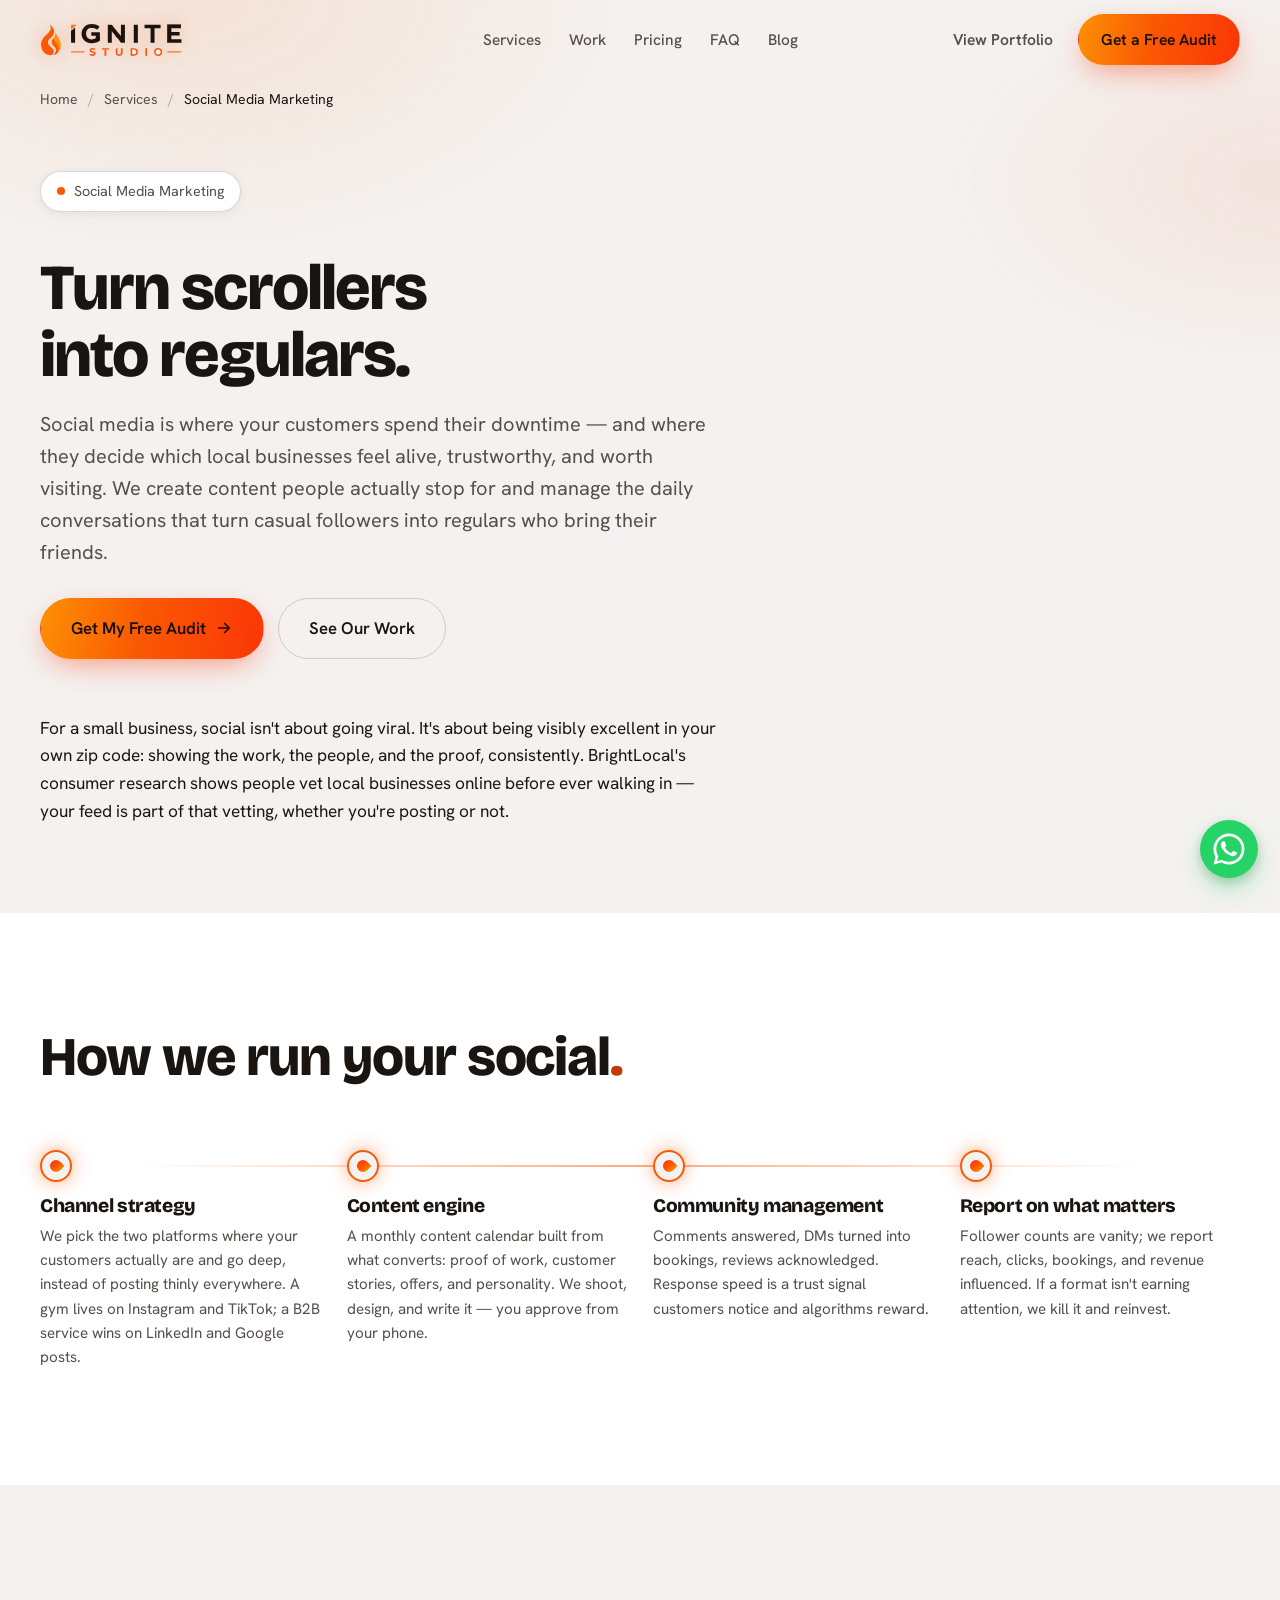
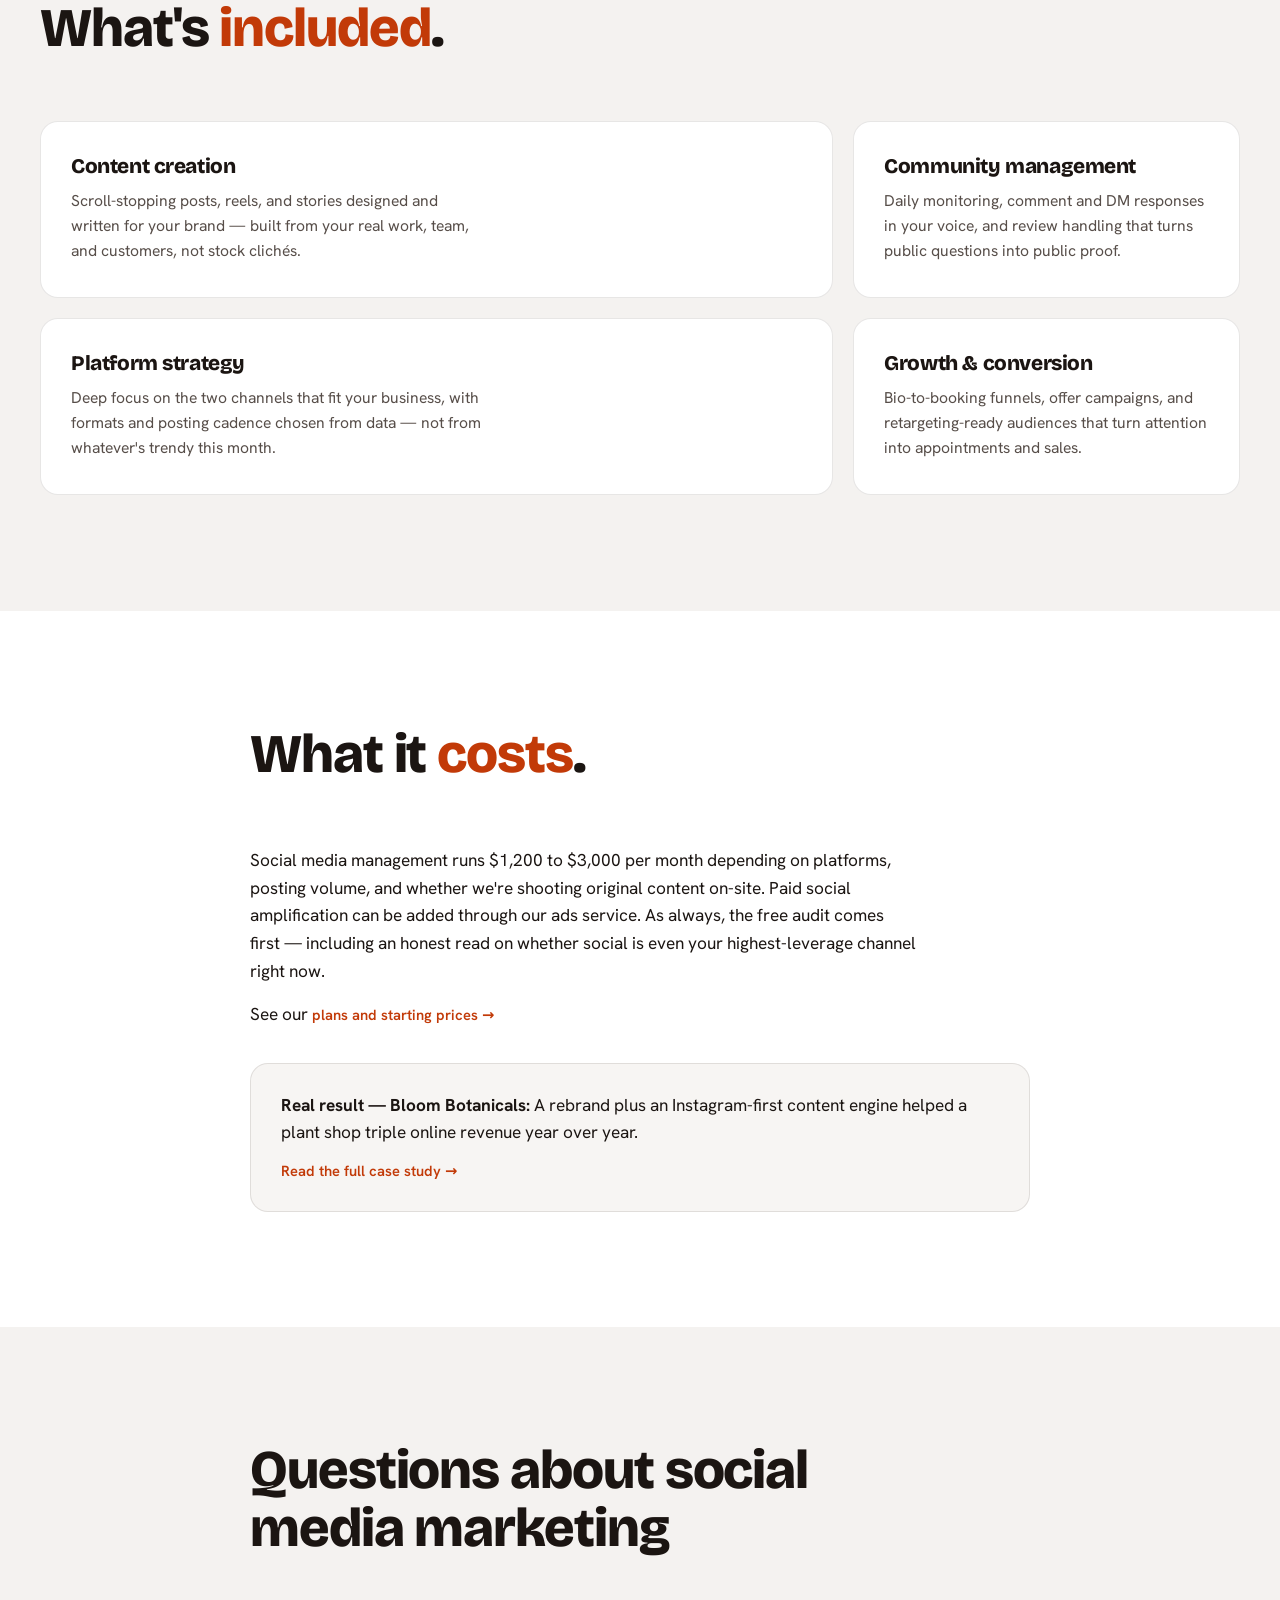
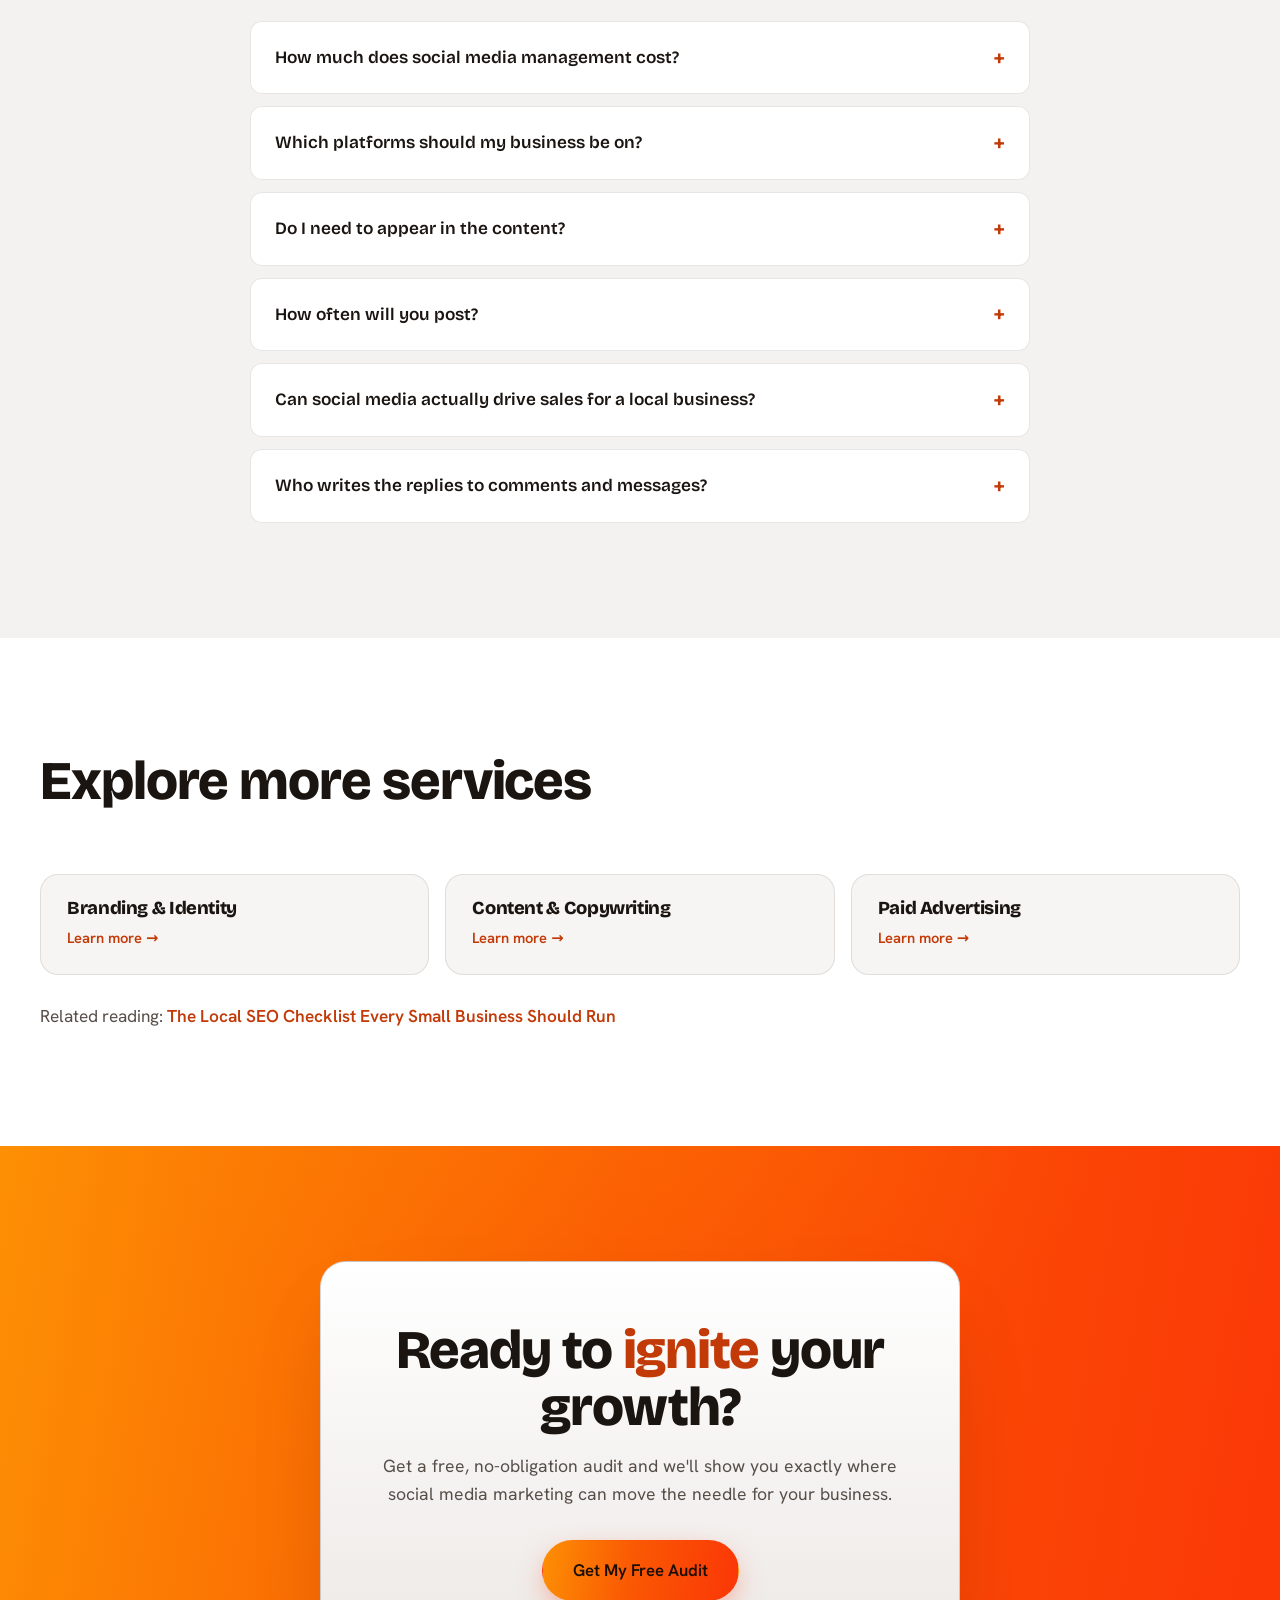
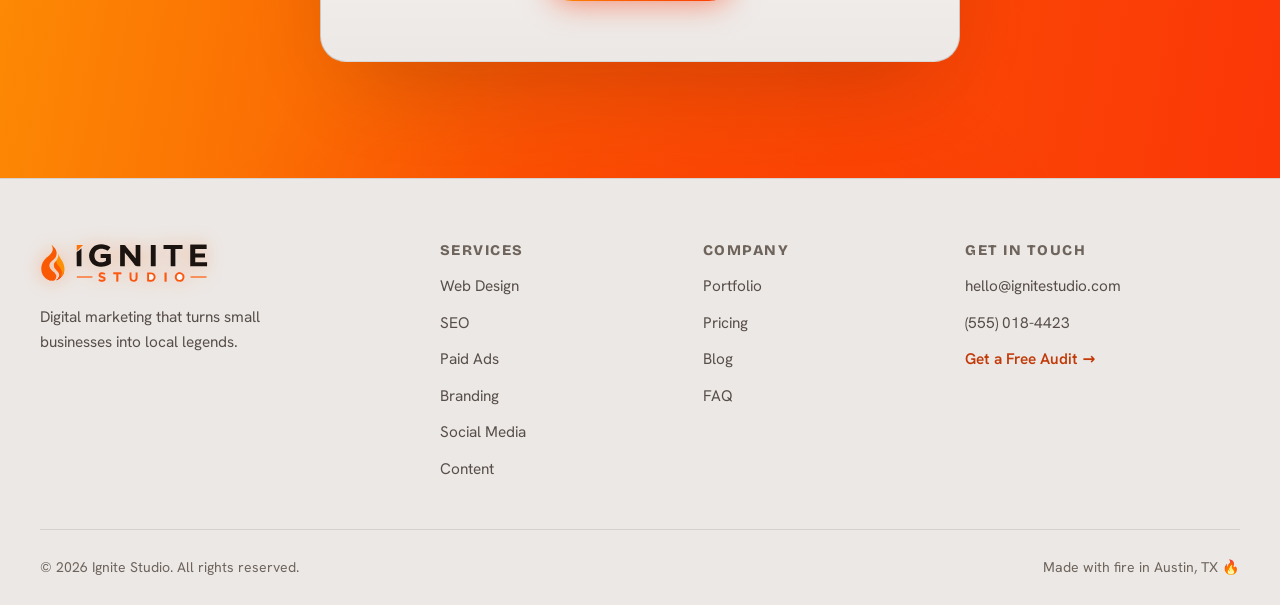
<file: social-media.html>
<!doctype html>
<html lang="en" dir="ltr">
<head>
  <meta charset="utf-8" />
  <meta name="viewport" content="width=device-width, initial-scale=1, viewport-fit=cover" />
  <meta name="theme-color" content="#F4F2F0" />
  <title>Social Media Marketing for Small Businesses | Ignite Studio</title>
  <meta name="description" content="Scroll-stopping content and community management that turns followers into customers. Honest social media marketing for small businesses." />
  <meta name="robots" content="index, follow, max-image-preview:large" />
  <link rel="canonical" href="https://ignitestudio.com/social-media.html" />
  <meta property="og:type" content="website" />
  <meta property="og:site_name" content="Ignite Studio" />
  <meta property="og:title" content="Social Media Marketing for Small Businesses | Ignite Studio" />
  <meta property="og:description" content="Scroll-stopping content and community management that turns followers into customers. Honest social media marketing for small businesses." />
  <meta property="og:url" content="https://ignitestudio.com/social-media.html" />
  <meta property="og:image" content="https://ignitestudio.com/og-image.jpg" />
  <meta property="og:image:width" content="1200" />
  <meta property="og:image:height" content="630" />
  <meta name="twitter:card" content="summary_large_image" />
  <meta name="twitter:title" content="Social Media Marketing for Small Businesses | Ignite Studio" />
  <meta name="twitter:description" content="Scroll-stopping content and community management that turns followers into customers. Honest social media marketing for small businesses." />
  <meta name="twitter:image" content="https://ignitestudio.com/og-image.jpg" />
  <link rel="icon" href="favicon.svg" type="image/svg+xml" />
  <link rel="icon" href="favicon-32.png" sizes="32x32" type="image/png" />
  <link rel="apple-touch-icon" href="apple-touch-icon.png" />
  <link rel="manifest" href="site.webmanifest" />
  <link rel="preload" href="assets/fonts/bricolage-grotesque-var.woff2" as="font" type="font/woff2" crossorigin />
  <link rel="preload" href="assets/fonts/hanken-grotesk-var.woff2" as="font" type="font/woff2" crossorigin />
  <link rel="stylesheet" href="css/styles.css?v=28" />
  <script type="application/ld+json">
{
  "@context": "https://schema.org",
  "@type": "Service",
  "name": "Social Media Marketing",
  "serviceType": "Social Media Marketing",
  "description": "Scroll-stopping content and community management that turns followers into customers. Honest social media marketing for small businesses.",
  "provider": {
    "@type": "Organization",
    "name": "Ignite Studio",
    "url": "https://ignitestudio.com/"
  },
  "areaServed": {
    "@type": "State",
    "name": "Texas"
  },
  "url": "https://ignitestudio.com/social-media.html"
}
  </script>
  <script type="application/ld+json">
{
  "@context": "https://schema.org",
  "@type": "BreadcrumbList",
  "itemListElement": [
    {
      "@type": "ListItem",
      "position": 1,
      "name": "Home",
      "item": "https://ignitestudio.com/"
    },
    {
      "@type": "ListItem",
      "position": 2,
      "name": "Services",
      "item": "https://ignitestudio.com/#services"
    },
    {
      "@type": "ListItem",
      "position": 3,
      "name": "Social Media Marketing",
      "item": "https://ignitestudio.com/social-media.html"
    }
  ]
}
  </script>
  <script type="application/ld+json">
{
  "@context": "https://schema.org",
  "@type": "FAQPage",
  "mainEntity": [
    {
      "@type": "Question",
      "name": "How much does social media management cost?",
      "acceptedAnswer": {
        "@type": "Answer",
        "text": "Plans run $1,200 to $3,000 per month depending on platforms and content volume. On-site content shoots and paid amplification are quoted separately in your audit."
      }
    },
    {
      "@type": "Question",
      "name": "Which platforms should my business be on?",
      "acceptedAnswer": {
        "@type": "Answer",
        "text": "Almost never all of them. We pick the two where your buyers actually spend time — and the audit shows you where your competitors are winning or ignoring their audience."
      }
    },
    {
      "@type": "Question",
      "name": "Do I need to appear in the content?",
      "acceptedAnswer": {
        "@type": "Answer",
        "text": "It helps — faces outperform logos — but it's not required. We build content systems around what you're comfortable with, from behind-the-scenes work shots to customer features."
      }
    },
    {
      "@type": "Question",
      "name": "How often will you post?",
      "acceptedAnswer": {
        "@type": "Answer",
        "text": "Typically 3 to 5 feed posts and 5 to 10 stories per week per platform, tuned to what the data says your audience rewards. Consistency beats volume."
      }
    },
    {
      "@type": "Question",
      "name": "Can social media actually drive sales for a local business?",
      "acceptedAnswer": {
        "@type": "Answer",
        "text": "Yes — when it's built for conversion, not applause. Bio funnels, bookable links, offer campaigns, and DM-to-appointment flows are where followers become revenue."
      }
    },
    {
      "@type": "Question",
      "name": "Who writes the replies to comments and messages?",
      "acceptedAnswer": {
        "@type": "Answer",
        "text": "We do, in a voice guide you approve. Anything sensitive gets escalated to you immediately — your reputation is never on autopilot."
      }
    }
  ]
}
  </script>
</head>
<body>
  <a class="skip-link" href="#main">Skip to content</a>
  <header class="site-header" id="siteHeader">
    <nav class="nav" aria-label="Primary">
      <a class="brand" href="index.html" aria-label="Ignite Studio home">
        <img class="brand-logo" src="assets/logo-nav.svg?v=10" alt="Ignite Studio" width="143" height="34" fetchpriority="high" />
      </a>
      <ul class="nav-links" id="navLinks">
        <li><a href="index.html#services">Services</a></li>
        <li><a href="index.html#work">Work</a></li>
        <li><a href="index.html#pricing">Pricing</a></li>
        <li><a href="index.html#faq">FAQ</a></li>
        <li><a href="blog.html">Blog</a></li>
      </ul>
      <div class="nav-actions">
        <a class="btn btn-ghost" href="index.html#work">View Portfolio</a>
        <a class="btn btn-primary magnetic" href="index.html#audit"><span>Get a Free Audit</span></a>
      </div>
      <button class="nav-toggle" id="navToggle" aria-label="Open menu" aria-expanded="false" aria-controls="navLinks">
        <span></span><span></span><span></span>
      </button>
    </nav>
  </header>
  <main id="main">
    <nav class="breadcrumb" aria-label="Breadcrumb">
      <div class="container">
        <a href="index.html">Home</a> <span aria-hidden="true">/</span>
        <a href="index.html#services">Services</a> <span aria-hidden="true">/</span>
        <span aria-current="page">Social Media Marketing</span>
      </div>
    </nav>

    <section class="subhero">
      <div class="container">
        <p class="eyebrow"><span class="pulse-dot" aria-hidden="true"></span> Social Media Marketing</p>
        <h1 class="subhero-title">Turn scrollers into regulars.</h1>
        <p class="subhero-lead">Social media is where your customers spend their downtime — and where they decide which local businesses feel alive, trustworthy, and worth visiting. We create content people actually stop for and manage the daily conversations that turn casual followers into regulars who bring their friends.</p>
        <div class="hero-cta">
          <a class="btn btn-primary btn-lg magnetic" href="index.html#audit"><span>Get My Free Audit</span>
            <svg width="18" height="18" viewBox="0 0 24 24" fill="none" aria-hidden="true"><path d="M5 12h14M13 6l6 6-6 6" stroke="currentColor" stroke-width="2.2" stroke-linecap="round" stroke-linejoin="round"/></svg>
          </a>
          <a class="btn btn-outline btn-lg" href="index.html#work"><span>See Our Work</span></a>
        </div>
        <div class="prose" style="margin-top: 34px;">
          <p>For a small business, social isn't about going viral. It's about being visibly excellent in your own zip code: showing the work, the people, and the proof, consistently. BrightLocal's consumer research shows people vet local businesses online before ever walking in — your feed is part of that vetting, whether you're posting or not.</p>
        </div>
      </div>
    </section>

    <section class="section section--light">
      <div class="container">
        <header class="section-head">
          <h2 class="section-title">How we run your social<span class="fire-text">.</span></h2>
        </header>
        <ol class="steps">
          <li class="step"><span class="step-node" aria-hidden="true"><span class="step-flame"></span></span><h3>Channel strategy</h3><p>We pick the two platforms where your customers actually are and go deep, instead of posting thinly everywhere. A gym lives on Instagram and TikTok; a B2B service wins on LinkedIn and Google posts.</p></li>
          <li class="step"><span class="step-node" aria-hidden="true"><span class="step-flame"></span></span><h3>Content engine</h3><p>A monthly content calendar built from what converts: proof of work, customer stories, offers, and personality. We shoot, design, and write it — you approve from your phone.</p></li>
          <li class="step"><span class="step-node" aria-hidden="true"><span class="step-flame"></span></span><h3>Community management</h3><p>Comments answered, DMs turned into bookings, reviews acknowledged. Response speed is a trust signal customers notice and algorithms reward.</p></li>
          <li class="step"><span class="step-node" aria-hidden="true"><span class="step-flame"></span></span><h3>Report on what matters</h3><p>Follower counts are vanity; we report reach, clicks, bookings, and revenue influenced. If a format isn't earning attention, we kill it and reinvest.</p></li>
        </ol>
      </div>
    </section>

    <section class="section">
      <div class="container">
        <header class="section-head">
          <h2 class="section-title">What's <span class="fire-text">included</span>.</h2>
        </header>
        <div class="bento">
          <article class="card"><h3>Content creation</h3><p>Scroll-stopping posts, reels, and stories designed and written for your brand — built from your real work, team, and customers, not stock clichés.</p></article>
          <article class="card"><h3>Community management</h3><p>Daily monitoring, comment and DM responses in your voice, and review handling that turns public questions into public proof.</p></article>
          <article class="card"><h3>Platform strategy</h3><p>Deep focus on the two channels that fit your business, with formats and posting cadence chosen from data — not from whatever's trendy this month.</p></article>
          <article class="card"><h3>Growth & conversion</h3><p>Bio-to-booking funnels, offer campaigns, and retargeting-ready audiences that turn attention into appointments and sales.</p></article>
        </div>
      </div>
    </section>

    <section class="section section--light">
      <div class="container container-narrow">
        <header class="section-head">
          <h2 class="section-title">What it <span class="fire-text">costs</span>.</h2>
        </header>
        <div class="prose">
          <p>Social media management runs $1,200 to $3,000 per month depending on platforms, posting volume, and whether we're shooting original content on-site. Paid social amplification can be added through our ads service. As always, the free audit comes first — including an honest read on whether social is even your highest-leverage channel right now.</p>
          <p>See our <a href="index.html#pricing" class="card-link" style="margin:0; padding:0;">plans and starting prices &rarr;</a></p>
        </div>
        <figure class="case-quote" style="margin-bottom:0;">
          <blockquote><strong>Real result — Bloom Botanicals:</strong> A rebrand plus an Instagram-first content engine helped a plant shop triple online revenue year over year.</blockquote>
          <figcaption><a href="case-bloom-botanicals.html" class="card-link" style="margin:0; padding:0;">Read the full case study &rarr;</a></figcaption>
        </figure>
      </div>
    </section>

    <section class="section" aria-labelledby="faq-title">
      <div class="container container-narrow">
        <header class="section-head"><h2 class="section-title" id="faq-title">Questions about social media marketing</h2></header>
        <div class="faq">
          <details class="faq-item"><summary>How much does social media management cost?</summary><div class="faq-answer"><p>Plans run $1,200 to $3,000 per month depending on platforms and content volume. On-site content shoots and paid amplification are quoted separately in your audit.</p></div></details>
          <details class="faq-item"><summary>Which platforms should my business be on?</summary><div class="faq-answer"><p>Almost never all of them. We pick the two where your buyers actually spend time — and the audit shows you where your competitors are winning or ignoring their audience.</p></div></details>
          <details class="faq-item"><summary>Do I need to appear in the content?</summary><div class="faq-answer"><p>It helps — faces outperform logos — but it's not required. We build content systems around what you're comfortable with, from behind-the-scenes work shots to customer features.</p></div></details>
          <details class="faq-item"><summary>How often will you post?</summary><div class="faq-answer"><p>Typically 3 to 5 feed posts and 5 to 10 stories per week per platform, tuned to what the data says your audience rewards. Consistency beats volume.</p></div></details>
          <details class="faq-item"><summary>Can social media actually drive sales for a local business?</summary><div class="faq-answer"><p>Yes — when it's built for conversion, not applause. Bio funnels, bookable links, offer campaigns, and DM-to-appointment flows are where followers become revenue.</p></div></details>
          <details class="faq-item"><summary>Who writes the replies to comments and messages?</summary><div class="faq-answer"><p>We do, in a voice guide you approve. Anything sensitive gets escalated to you immediately — your reputation is never on autopilot.</p></div></details>
        </div>
      </div>
    </section>

    <section class="section section--light">
      <div class="container">
        <header class="section-head"><h2 class="section-title">Explore more services</h2></header>
        <div class="link-grid">
          <a class="link-card" href="branding.html"><h3>Branding & Identity</h3><span>Learn more &rarr;</span></a>
          <a class="link-card" href="content.html"><h3>Content & Copywriting</h3><span>Learn more &rarr;</span></a>
          <a class="link-card" href="paid-ads.html"><h3>Paid Advertising</h3><span>Learn more &rarr;</span></a>
        </div>
        <p class="related-read">Related reading: <a href="blog-local-seo.html">The Local SEO Checklist Every Small Business Should Run</a></p>
      </div>
    </section>

    <section class="cta-section">
      <div class="cta-glow" aria-hidden="true"></div>
      <div class="container">
        <div class="cta-card">
          <h2 class="cta-title">Ready to <span class="fire-text">ignite</span> your growth?</h2>
          <p class="cta-lead">Get a free, no-obligation audit and we'll show you exactly where social media marketing can move the needle for your business.</p>
          <a class="btn btn-primary btn-lg magnetic" href="index.html#audit"><span>Get My Free Audit</span></a>
        </div>
      </div>
    </section>
  </main>
  <footer class="site-footer">
    <div class="container footer-inner">
      <div class="footer-brand">
        <a class="brand" href="index.html" aria-label="Ignite Studio home">
          <img class="brand-logo brand-logo--footer" src="assets/logo-nav.svg?v=10" alt="Ignite Studio" width="169" height="40" loading="lazy" decoding="async" />
        </a>
        <p>Digital marketing that turns small businesses into local legends.</p>
      </div>
      <nav class="footer-col" aria-label="Services">
        <h3>Services</h3>
        <a href="web-design.html">Web Design</a>
        <a href="seo.html">SEO</a>
        <a href="paid-ads.html">Paid Ads</a>
        <a href="branding.html">Branding</a>
        <a href="social-media.html">Social Media</a>
        <a href="content.html">Content</a>
      </nav>
      <nav class="footer-col" aria-label="Company">
        <h3>Company</h3>
        <a href="index.html#work">Portfolio</a>
        <a href="index.html#pricing">Pricing</a>
        <a href="blog.html">Blog</a>
        <a href="index.html#faq">FAQ</a>
      </nav>
      <div class="footer-col">
        <h3>Get in touch</h3>
        <a href="mailto:hello@ignitestudio.com">hello@ignitestudio.com</a>
        <a href="tel:+15550184423">(555) 018-4423</a>
        <a href="index.html#audit" class="footer-cta">Get a Free Audit &rarr;</a>
      </div>
    </div>
    <div class="container footer-bottom">
      <p>&copy; <span id="year">2026</span> Ignite Studio. All rights reserved.</p>
      <p class="footer-made">Made with fire in Austin, TX &#128293;</p>
    </div>
  </footer>
  <script src="js/main.js?v=25" defer></script>
  <!-- Floating WhatsApp CTA -->
  <a class="wa-fab" href="https://wa.me/15550184423?text=Hi%20Ignite%20Studio%2C%20I%27d%20like%20a%20free%20audit." target="_blank" rel="noopener" aria-label="Chat with us on WhatsApp">
    <span class="wa-ping" aria-hidden="true"></span>
    <svg viewBox="0 0 32 32" fill="currentColor" aria-hidden="true"><path d="M16 .5C7.4.5.5 7.4.5 16c0 2.8.7 5.4 2 7.8L.5 31.5l7.9-2c2.3 1.3 4.9 2 7.6 2 8.6 0 15.5-6.9 15.5-15.5S24.6.5 16 .5zm0 28.3c-2.4 0-4.7-.6-6.7-1.8l-.5-.3-4.7 1.2 1.3-4.6-.3-.5C4 20.9 3.3 18.5 3.3 16 3.3 8.9 9 3.3 16 3.3S28.7 8.9 28.7 16 23 28.8 16 28.8zm7.7-9.5c-.4-.2-2.5-1.2-2.9-1.4-.4-.1-.7-.2-.9.2-.3.4-1 1.4-1.3 1.6-.2.3-.4.3-.8.1-.4-.2-1.8-.7-3.4-2.1-1.2-1.1-2.1-2.5-2.3-2.9-.2-.4 0-.6.2-.8.2-.2.4-.4.5-.7.2-.2.2-.4.4-.7.1-.3 0-.5 0-.7-.1-.2-.9-2.2-1.3-3-.3-.8-.7-.7-.9-.7h-.8c-.3 0-.7.1-1 .5-.4.4-1.4 1.3-1.4 3.3s1.4 3.8 1.6 4.1c.2.3 2.8 4.3 6.8 6 .9.4 1.7.6 2.3.8 1 .3 1.8.3 2.5.2.8-.1 2.5-1 2.8-2 .3-1 .3-1.8.2-2-.1-.1-.3-.2-.7-.4z"/></svg>
  </a>
</body>
</html>
</file>
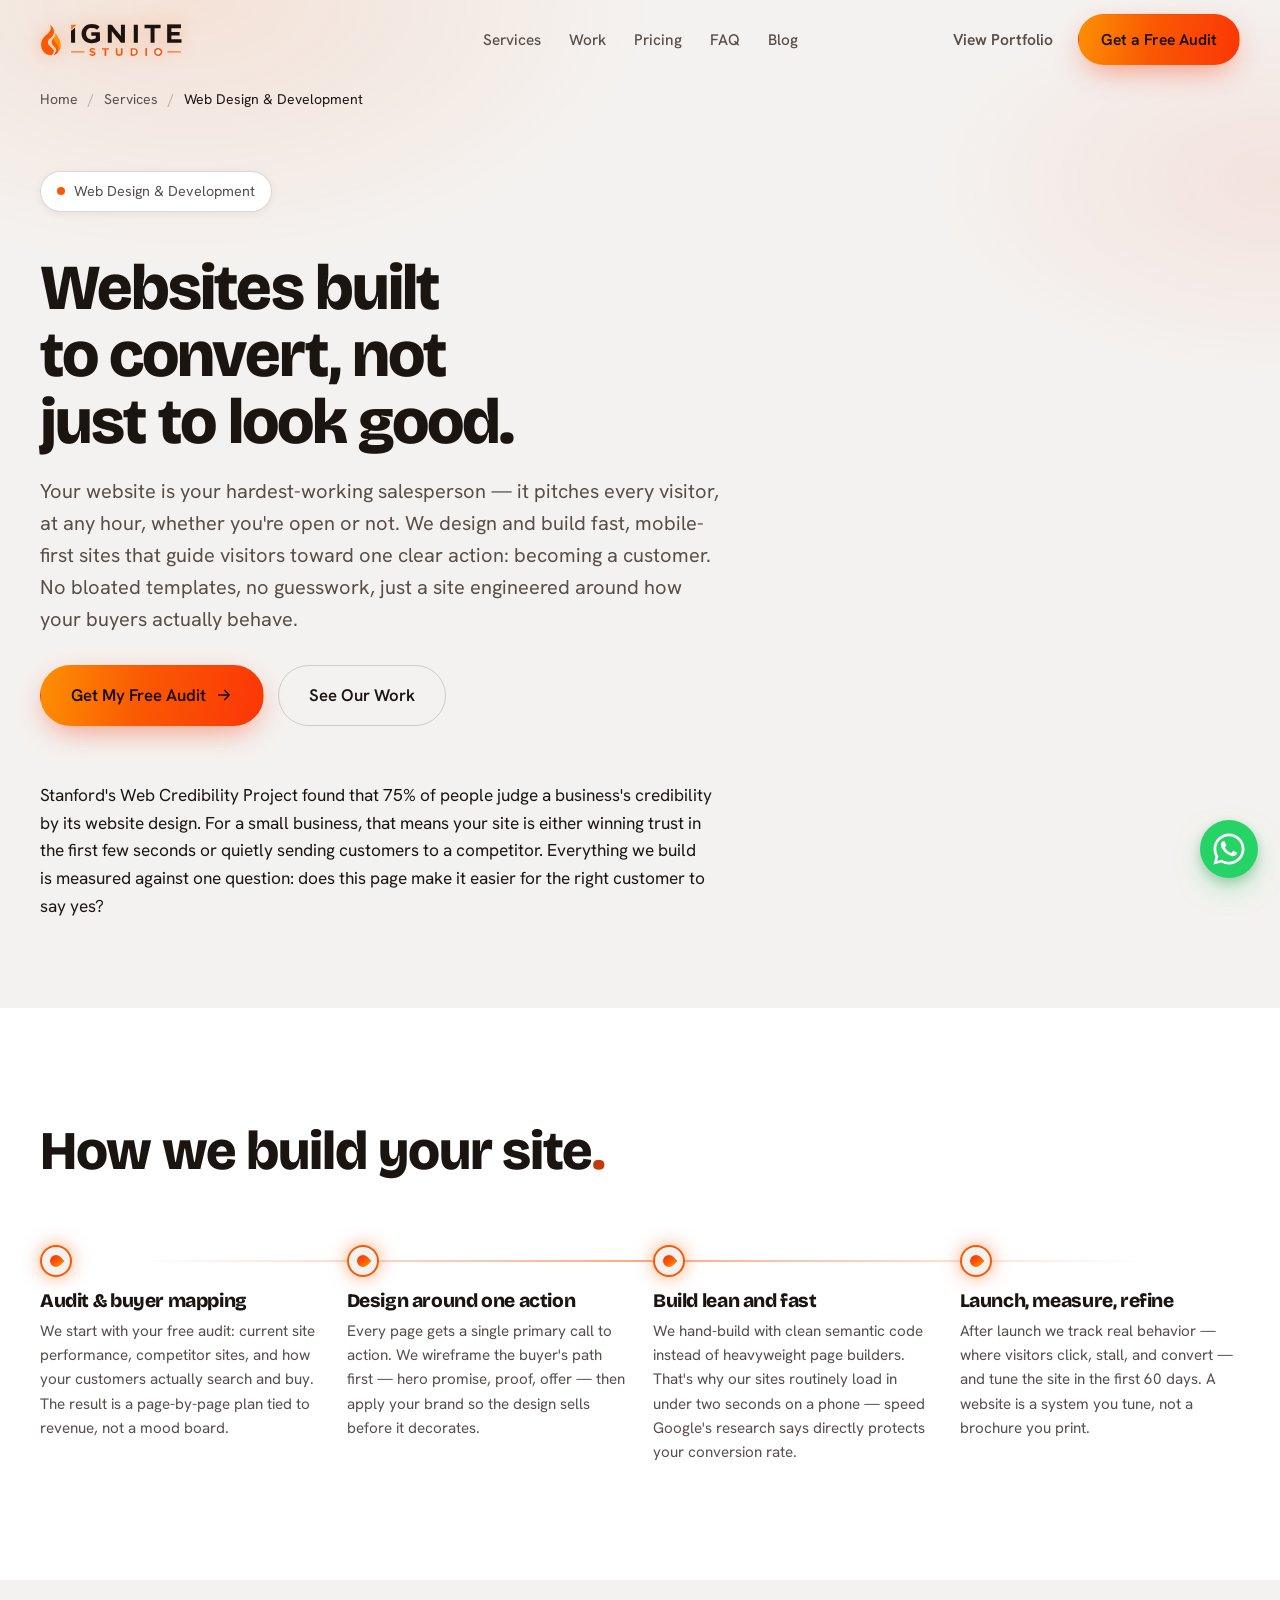
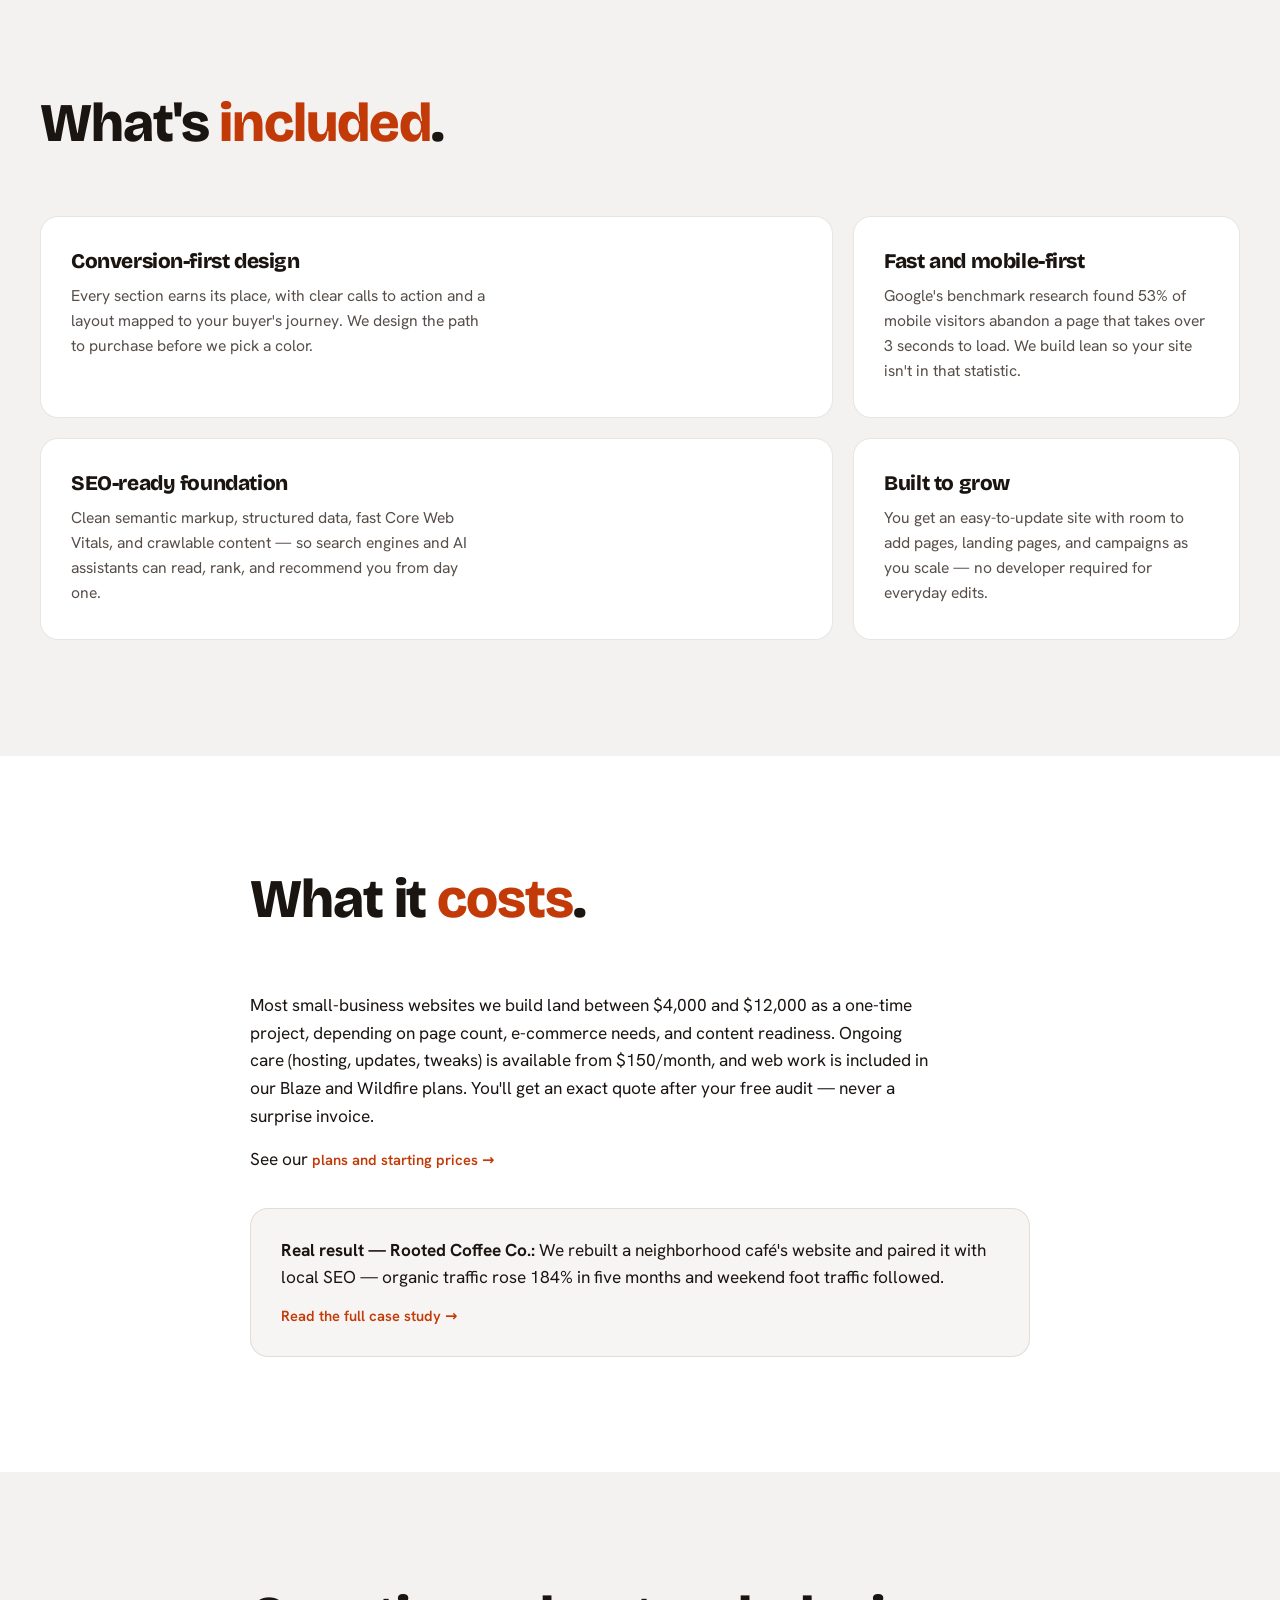
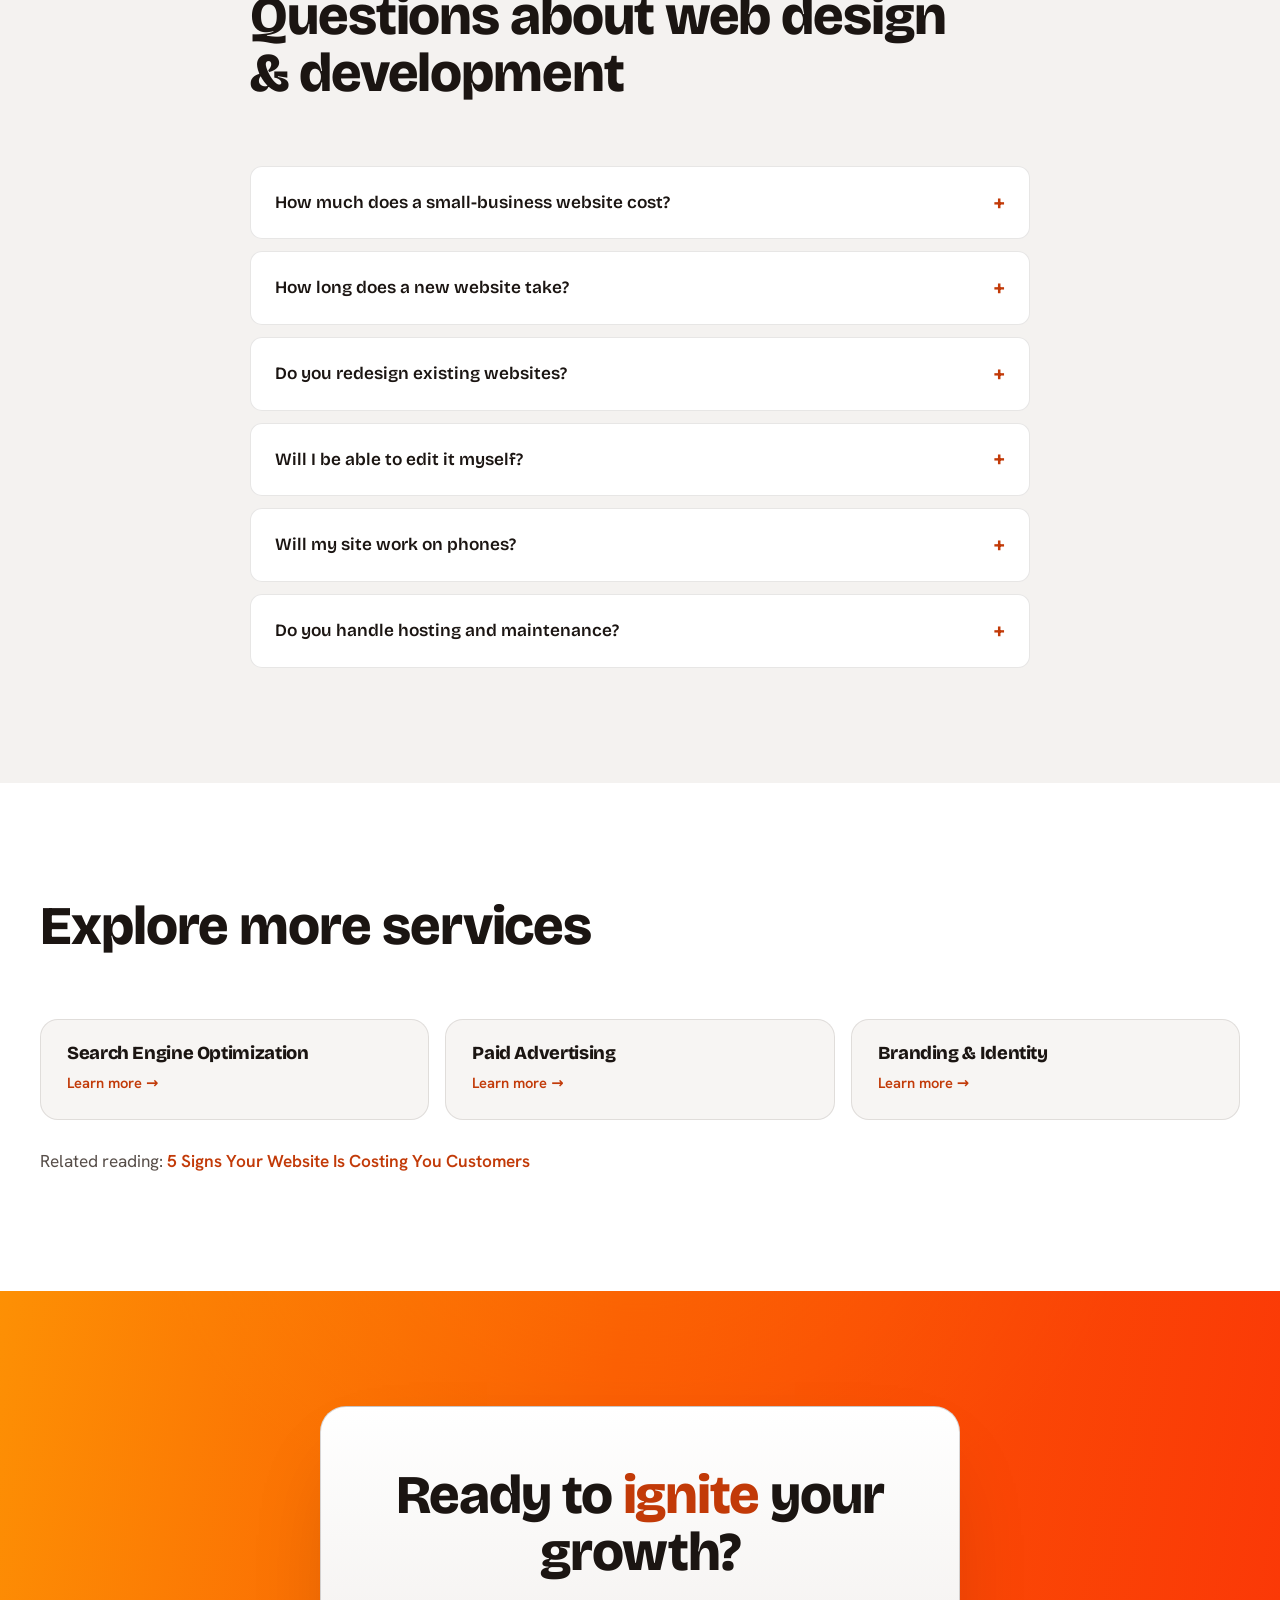
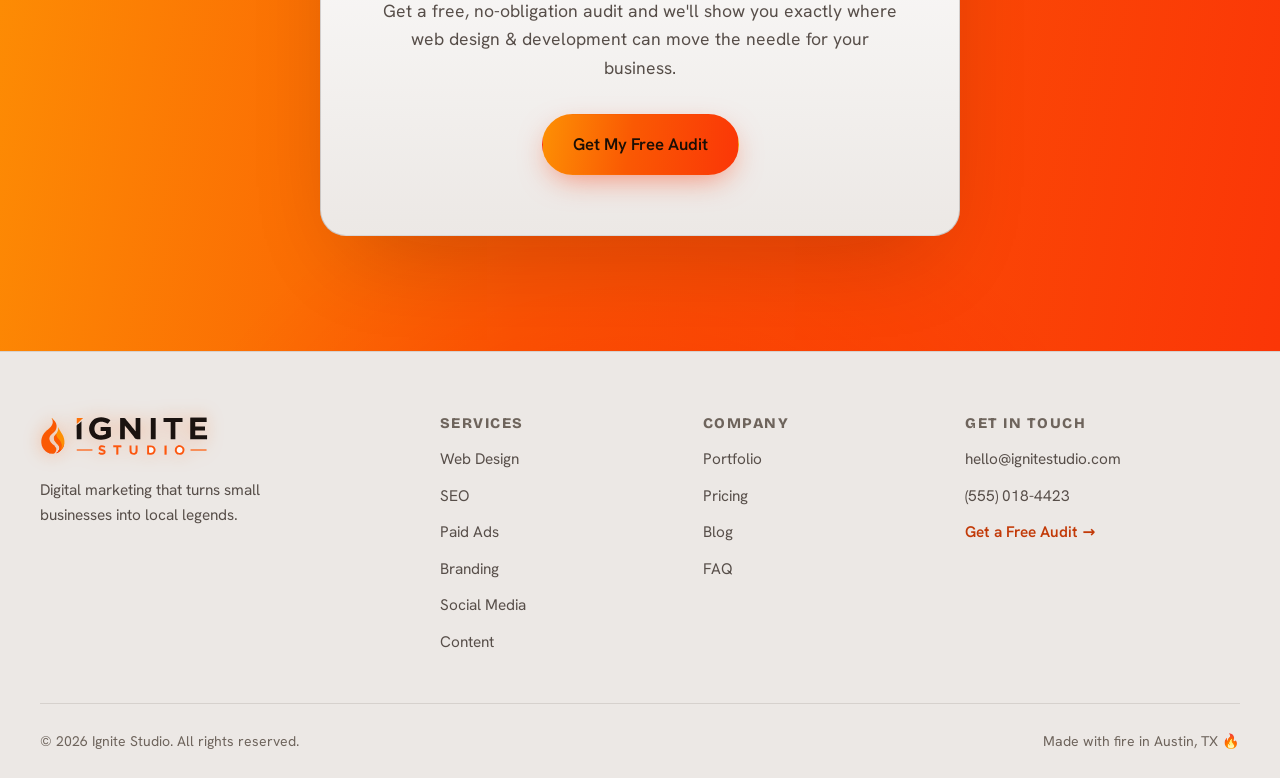
<file: web-design.html>
<!doctype html>
<html lang="en" dir="ltr">
<head>
  <meta charset="utf-8" />
  <meta name="viewport" content="width=device-width, initial-scale=1, viewport-fit=cover" />
  <meta name="theme-color" content="#F4F2F0" />
  <title>Web Design &amp; Development for Small Businesses | Ignite Studio</title>
  <meta name="description" content="Fast, mobile-first websites built to convert visitors into customers. See our process, pricing, and real small-business results." />
  <meta name="robots" content="index, follow, max-image-preview:large" />
  <link rel="canonical" href="https://ignitestudio.com/web-design.html" />
  <meta property="og:type" content="website" />
  <meta property="og:site_name" content="Ignite Studio" />
  <meta property="og:title" content="Web Design &amp; Development for Small Businesses | Ignite Studio" />
  <meta property="og:description" content="Fast, mobile-first websites built to convert visitors into customers. See our process, pricing, and real small-business results." />
  <meta property="og:url" content="https://ignitestudio.com/web-design.html" />
  <meta property="og:image" content="https://ignitestudio.com/og-image.jpg" />
  <meta property="og:image:width" content="1200" />
  <meta property="og:image:height" content="630" />
  <meta name="twitter:card" content="summary_large_image" />
  <meta name="twitter:title" content="Web Design &amp; Development for Small Businesses | Ignite Studio" />
  <meta name="twitter:description" content="Fast, mobile-first websites built to convert visitors into customers. See our process, pricing, and real small-business results." />
  <meta name="twitter:image" content="https://ignitestudio.com/og-image.jpg" />
  <link rel="icon" href="favicon.svg" type="image/svg+xml" />
  <link rel="icon" href="favicon-32.png" sizes="32x32" type="image/png" />
  <link rel="apple-touch-icon" href="apple-touch-icon.png" />
  <link rel="manifest" href="site.webmanifest" />
  <link rel="preload" href="assets/fonts/bricolage-grotesque-var.woff2" as="font" type="font/woff2" crossorigin />
  <link rel="preload" href="assets/fonts/hanken-grotesk-var.woff2" as="font" type="font/woff2" crossorigin />
  <link rel="stylesheet" href="css/styles.css?v=28" />
  <script type="application/ld+json">
{
  "@context": "https://schema.org",
  "@type": "Service",
  "name": "Web Design & Development",
  "serviceType": "Web Design & Development",
  "description": "Fast, mobile-first websites built to convert visitors into customers. See our process, pricing, and real small-business results.",
  "provider": {
    "@type": "Organization",
    "name": "Ignite Studio",
    "url": "https://ignitestudio.com/"
  },
  "areaServed": {
    "@type": "State",
    "name": "Texas"
  },
  "url": "https://ignitestudio.com/web-design.html"
}
  </script>
  <script type="application/ld+json">
{
  "@context": "https://schema.org",
  "@type": "BreadcrumbList",
  "itemListElement": [
    {
      "@type": "ListItem",
      "position": 1,
      "name": "Home",
      "item": "https://ignitestudio.com/"
    },
    {
      "@type": "ListItem",
      "position": 2,
      "name": "Services",
      "item": "https://ignitestudio.com/#services"
    },
    {
      "@type": "ListItem",
      "position": 3,
      "name": "Web Design & Development",
      "item": "https://ignitestudio.com/web-design.html"
    }
  ]
}
  </script>
  <script type="application/ld+json">
{
  "@context": "https://schema.org",
  "@type": "FAQPage",
  "mainEntity": [
    {
      "@type": "Question",
      "name": "How much does a small-business website cost?",
      "acceptedAnswer": {
        "@type": "Answer",
        "text": "Most of our builds land between $4,000 and $12,000 one-time, depending on scope — a lean five-page site sits at the lower end, e-commerce at the upper. Your free audit includes an exact, itemized quote."
      }
    },
    {
      "@type": "Question",
      "name": "How long does a new website take?",
      "acceptedAnswer": {
        "@type": "Answer",
        "text": "Most small-business sites launch in 3 to 6 weeks depending on page count and content readiness. We give you a clear timeline after the free audit."
      }
    },
    {
      "@type": "Question",
      "name": "Do you redesign existing websites?",
      "acceptedAnswer": {
        "@type": "Answer",
        "text": "Yes. We often start from an existing site, keep what's working, and rebuild the rest for speed, clarity, and conversions."
      }
    },
    {
      "@type": "Question",
      "name": "Will I be able to edit it myself?",
      "acceptedAnswer": {
        "@type": "Answer",
        "text": "Absolutely. We build on approachable platforms and hand over a site you can update without needing a developer for every change."
      }
    },
    {
      "@type": "Question",
      "name": "Will my site work on phones?",
      "acceptedAnswer": {
        "@type": "Answer",
        "text": "It's built for phones first. More than half of small-business traffic is mobile, so we design the phone experience before the desktop one — then test both."
      }
    },
    {
      "@type": "Question",
      "name": "Do you handle hosting and maintenance?",
      "acceptedAnswer": {
        "@type": "Answer",
        "text": "We can. Care plans from $150/month cover hosting, security updates, backups, and small monthly changes, so your site never quietly rots."
      }
    }
  ]
}
  </script>
</head>
<body>
  <a class="skip-link" href="#main">Skip to content</a>
  <header class="site-header" id="siteHeader">
    <nav class="nav" aria-label="Primary">
      <a class="brand" href="index.html" aria-label="Ignite Studio home">
        <img class="brand-logo" src="assets/logo-nav.svg?v=10" alt="Ignite Studio" width="143" height="34" fetchpriority="high" />
      </a>
      <ul class="nav-links" id="navLinks">
        <li><a href="index.html#services">Services</a></li>
        <li><a href="index.html#work">Work</a></li>
        <li><a href="index.html#pricing">Pricing</a></li>
        <li><a href="index.html#faq">FAQ</a></li>
        <li><a href="blog.html">Blog</a></li>
      </ul>
      <div class="nav-actions">
        <a class="btn btn-ghost" href="index.html#work">View Portfolio</a>
        <a class="btn btn-primary magnetic" href="index.html#audit"><span>Get a Free Audit</span></a>
      </div>
      <button class="nav-toggle" id="navToggle" aria-label="Open menu" aria-expanded="false" aria-controls="navLinks">
        <span></span><span></span><span></span>
      </button>
    </nav>
  </header>
  <main id="main">
    <nav class="breadcrumb" aria-label="Breadcrumb">
      <div class="container">
        <a href="index.html">Home</a> <span aria-hidden="true">/</span>
        <a href="index.html#services">Services</a> <span aria-hidden="true">/</span>
        <span aria-current="page">Web Design & Development</span>
      </div>
    </nav>

    <section class="subhero">
      <div class="container">
        <p class="eyebrow"><span class="pulse-dot" aria-hidden="true"></span> Web Design & Development</p>
        <h1 class="subhero-title">Websites built to convert, not just to look good.</h1>
        <p class="subhero-lead">Your website is your hardest-working salesperson — it pitches every visitor, at any hour, whether you're open or not. We design and build fast, mobile-first sites that guide visitors toward one clear action: becoming a customer. No bloated templates, no guesswork, just a site engineered around how your buyers actually behave.</p>
        <div class="hero-cta">
          <a class="btn btn-primary btn-lg magnetic" href="index.html#audit"><span>Get My Free Audit</span>
            <svg width="18" height="18" viewBox="0 0 24 24" fill="none" aria-hidden="true"><path d="M5 12h14M13 6l6 6-6 6" stroke="currentColor" stroke-width="2.2" stroke-linecap="round" stroke-linejoin="round"/></svg>
          </a>
          <a class="btn btn-outline btn-lg" href="index.html#work"><span>See Our Work</span></a>
        </div>
        <div class="prose" style="margin-top: 34px;">
          <p>Stanford's Web Credibility Project found that 75% of people judge a business's credibility by its website design. For a small business, that means your site is either winning trust in the first few seconds or quietly sending customers to a competitor. Everything we build is measured against one question: does this page make it easier for the right customer to say yes?</p>
        </div>
      </div>
    </section>

    <section class="section section--light">
      <div class="container">
        <header class="section-head">
          <h2 class="section-title">How we build your site<span class="fire-text">.</span></h2>
        </header>
        <ol class="steps">
          <li class="step"><span class="step-node" aria-hidden="true"><span class="step-flame"></span></span><h3>Audit & buyer mapping</h3><p>We start with your free audit: current site performance, competitor sites, and how your customers actually search and buy. The result is a page-by-page plan tied to revenue, not a mood board.</p></li>
          <li class="step"><span class="step-node" aria-hidden="true"><span class="step-flame"></span></span><h3>Design around one action</h3><p>Every page gets a single primary call to action. We wireframe the buyer's path first — hero promise, proof, offer — then apply your brand so the design sells before it decorates.</p></li>
          <li class="step"><span class="step-node" aria-hidden="true"><span class="step-flame"></span></span><h3>Build lean and fast</h3><p>We hand-build with clean semantic code instead of heavyweight page builders. That's why our sites routinely load in under two seconds on a phone — speed Google's research says directly protects your conversion rate.</p></li>
          <li class="step"><span class="step-node" aria-hidden="true"><span class="step-flame"></span></span><h3>Launch, measure, refine</h3><p>After launch we track real behavior — where visitors click, stall, and convert — and tune the site in the first 60 days. A website is a system you tune, not a brochure you print.</p></li>
        </ol>
      </div>
    </section>

    <section class="section">
      <div class="container">
        <header class="section-head">
          <h2 class="section-title">What's <span class="fire-text">included</span>.</h2>
        </header>
        <div class="bento">
          <article class="card"><h3>Conversion-first design</h3><p>Every section earns its place, with clear calls to action and a layout mapped to your buyer's journey. We design the path to purchase before we pick a color.</p></article>
          <article class="card"><h3>Fast and mobile-first</h3><p>Google's benchmark research found 53% of mobile visitors abandon a page that takes over 3 seconds to load. We build lean so your site isn't in that statistic.</p></article>
          <article class="card"><h3>SEO-ready foundation</h3><p>Clean semantic markup, structured data, fast Core Web Vitals, and crawlable content — so search engines and AI assistants can read, rank, and recommend you from day one.</p></article>
          <article class="card"><h3>Built to grow</h3><p>You get an easy-to-update site with room to add pages, landing pages, and campaigns as you scale — no developer required for everyday edits.</p></article>
        </div>
      </div>
    </section>

    <section class="section section--light">
      <div class="container container-narrow">
        <header class="section-head">
          <h2 class="section-title">What it <span class="fire-text">costs</span>.</h2>
        </header>
        <div class="prose">
          <p>Most small-business websites we build land between $4,000 and $12,000 as a one-time project, depending on page count, e-commerce needs, and content readiness. Ongoing care (hosting, updates, tweaks) is available from $150/month, and web work is included in our Blaze and Wildfire plans. You'll get an exact quote after your free audit — never a surprise invoice.</p>
          <p>See our <a href="index.html#pricing" class="card-link" style="margin:0; padding:0;">plans and starting prices &rarr;</a></p>
        </div>
        <figure class="case-quote" style="margin-bottom:0;">
          <blockquote><strong>Real result — Rooted Coffee Co.:</strong> We rebuilt a neighborhood café's website and paired it with local SEO — organic traffic rose 184% in five months and weekend foot traffic followed.</blockquote>
          <figcaption><a href="case-rooted-coffee.html" class="card-link" style="margin:0; padding:0;">Read the full case study &rarr;</a></figcaption>
        </figure>
      </div>
    </section>

    <section class="section" aria-labelledby="faq-title">
      <div class="container container-narrow">
        <header class="section-head"><h2 class="section-title" id="faq-title">Questions about web design & development</h2></header>
        <div class="faq">
          <details class="faq-item"><summary>How much does a small-business website cost?</summary><div class="faq-answer"><p>Most of our builds land between $4,000 and $12,000 one-time, depending on scope — a lean five-page site sits at the lower end, e-commerce at the upper. Your free audit includes an exact, itemized quote.</p></div></details>
          <details class="faq-item"><summary>How long does a new website take?</summary><div class="faq-answer"><p>Most small-business sites launch in 3 to 6 weeks depending on page count and content readiness. We give you a clear timeline after the free audit.</p></div></details>
          <details class="faq-item"><summary>Do you redesign existing websites?</summary><div class="faq-answer"><p>Yes. We often start from an existing site, keep what's working, and rebuild the rest for speed, clarity, and conversions.</p></div></details>
          <details class="faq-item"><summary>Will I be able to edit it myself?</summary><div class="faq-answer"><p>Absolutely. We build on approachable platforms and hand over a site you can update without needing a developer for every change.</p></div></details>
          <details class="faq-item"><summary>Will my site work on phones?</summary><div class="faq-answer"><p>It's built for phones first. More than half of small-business traffic is mobile, so we design the phone experience before the desktop one — then test both.</p></div></details>
          <details class="faq-item"><summary>Do you handle hosting and maintenance?</summary><div class="faq-answer"><p>We can. Care plans from $150/month cover hosting, security updates, backups, and small monthly changes, so your site never quietly rots.</p></div></details>
        </div>
      </div>
    </section>

    <section class="section section--light">
      <div class="container">
        <header class="section-head"><h2 class="section-title">Explore more services</h2></header>
        <div class="link-grid">
          <a class="link-card" href="seo.html"><h3>Search Engine Optimization</h3><span>Learn more &rarr;</span></a>
          <a class="link-card" href="paid-ads.html"><h3>Paid Advertising</h3><span>Learn more &rarr;</span></a>
          <a class="link-card" href="branding.html"><h3>Branding & Identity</h3><span>Learn more &rarr;</span></a>
        </div>
        <p class="related-read">Related reading: <a href="blog-website-signs.html">5 Signs Your Website Is Costing You Customers</a></p>
      </div>
    </section>

    <section class="cta-section">
      <div class="cta-glow" aria-hidden="true"></div>
      <div class="container">
        <div class="cta-card">
          <h2 class="cta-title">Ready to <span class="fire-text">ignite</span> your growth?</h2>
          <p class="cta-lead">Get a free, no-obligation audit and we'll show you exactly where web design & development can move the needle for your business.</p>
          <a class="btn btn-primary btn-lg magnetic" href="index.html#audit"><span>Get My Free Audit</span></a>
        </div>
      </div>
    </section>
  </main>
  <footer class="site-footer">
    <div class="container footer-inner">
      <div class="footer-brand">
        <a class="brand" href="index.html" aria-label="Ignite Studio home">
          <img class="brand-logo brand-logo--footer" src="assets/logo-nav.svg?v=10" alt="Ignite Studio" width="169" height="40" loading="lazy" decoding="async" />
        </a>
        <p>Digital marketing that turns small businesses into local legends.</p>
      </div>
      <nav class="footer-col" aria-label="Services">
        <h3>Services</h3>
        <a href="web-design.html">Web Design</a>
        <a href="seo.html">SEO</a>
        <a href="paid-ads.html">Paid Ads</a>
        <a href="branding.html">Branding</a>
        <a href="social-media.html">Social Media</a>
        <a href="content.html">Content</a>
      </nav>
      <nav class="footer-col" aria-label="Company">
        <h3>Company</h3>
        <a href="index.html#work">Portfolio</a>
        <a href="index.html#pricing">Pricing</a>
        <a href="blog.html">Blog</a>
        <a href="index.html#faq">FAQ</a>
      </nav>
      <div class="footer-col">
        <h3>Get in touch</h3>
        <a href="mailto:hello@ignitestudio.com">hello@ignitestudio.com</a>
        <a href="tel:+15550184423">(555) 018-4423</a>
        <a href="index.html#audit" class="footer-cta">Get a Free Audit &rarr;</a>
      </div>
    </div>
    <div class="container footer-bottom">
      <p>&copy; <span id="year">2026</span> Ignite Studio. All rights reserved.</p>
      <p class="footer-made">Made with fire in Austin, TX &#128293;</p>
    </div>
  </footer>
  <script src="js/main.js?v=25" defer></script>
  <!-- Floating WhatsApp CTA -->
  <a class="wa-fab" href="https://wa.me/15550184423?text=Hi%20Ignite%20Studio%2C%20I%27d%20like%20a%20free%20audit." target="_blank" rel="noopener" aria-label="Chat with us on WhatsApp">
    <span class="wa-ping" aria-hidden="true"></span>
    <svg viewBox="0 0 32 32" fill="currentColor" aria-hidden="true"><path d="M16 .5C7.4.5.5 7.4.5 16c0 2.8.7 5.4 2 7.8L.5 31.5l7.9-2c2.3 1.3 4.9 2 7.6 2 8.6 0 15.5-6.9 15.5-15.5S24.6.5 16 .5zm0 28.3c-2.4 0-4.7-.6-6.7-1.8l-.5-.3-4.7 1.2 1.3-4.6-.3-.5C4 20.9 3.3 18.5 3.3 16 3.3 8.9 9 3.3 16 3.3S28.7 8.9 28.7 16 23 28.8 16 28.8zm7.7-9.5c-.4-.2-2.5-1.2-2.9-1.4-.4-.1-.7-.2-.9.2-.3.4-1 1.4-1.3 1.6-.2.3-.4.3-.8.1-.4-.2-1.8-.7-3.4-2.1-1.2-1.1-2.1-2.5-2.3-2.9-.2-.4 0-.6.2-.8.2-.2.4-.4.5-.7.2-.2.2-.4.4-.7.1-.3 0-.5 0-.7-.1-.2-.9-2.2-1.3-3-.3-.8-.7-.7-.9-.7h-.8c-.3 0-.7.1-1 .5-.4.4-1.4 1.3-1.4 3.3s1.4 3.8 1.6 4.1c.2.3 2.8 4.3 6.8 6 .9.4 1.7.6 2.3.8 1 .3 1.8.3 2.5.2.8-.1 2.5-1 2.8-2 .3-1 .3-1.8.2-2-.1-.1-.3-.2-.7-.4z"/></svg>
  </a>
</body>
</html>
</file>
<file: css/styles.css>
/* =========================================================
   IGNITE STUDIO — Design System
   Theme: Dark "ember" / ignite. Bold orange on warm black.
   Display: Bricolage Grotesque · Body: Hanken Grotesk
   ========================================================= */

/* ---------------- Self-hosted fonts (variable) ----------------
   Replaces render-blocking Google Fonts CSS: two files, same origin. */
@font-face {
  font-family: "Bricolage Grotesque";
  src: url("../assets/fonts/bricolage-grotesque-var.woff2") format("woff2");
  font-weight: 200 800;
  font-style: normal;
  font-display: swap;
  unicode-range: U+0000-00FF, U+0131, U+0152-0153, U+02BB-02BC, U+02C6, U+02DA, U+02DC, U+2000-206F, U+2074, U+20AC, U+2122, U+2191, U+2193, U+2212, U+2215, U+FEFF, U+FFFD;
}
@font-face {
  font-family: "Hanken Grotesk";
  src: url("../assets/fonts/hanken-grotesk-var.woff2") format("woff2");
  font-weight: 100 900;
  font-style: normal;
  font-display: swap;
  unicode-range: U+0000-00FF, U+0131, U+0152-0153, U+02BB-02BC, U+02C6, U+02DA, U+02DC, U+2000-206F, U+2074, U+20AC, U+2122, U+2191, U+2193, U+2212, U+2215, U+FEFF, U+FFFD;
}

:root {
  /* Brand palette (sampled from logo) */
  --flame:        #FA5903;
  --flame-bright: #FF6E1F;
  --ember:        #FB3607;
  --gold:         #FD9004;

  /* Neutrals — light theme. Clean near-white base so the flame accent pops. */
  --ink:      #F4F2F0;   /* page background */
  --ink-2:    #ECE8E5;   /* alt bands / footer */
  --surface:  #FFFFFF;   /* cards */
  --surface-2:#F8F6F4;   /* card hover */
  --line:     rgba(20, 12, 8, 0.10);
  --line-2:   rgba(20, 12, 8, 0.16);

  --paper:    #FBF6F2;
  --text:     #1B1512;
  --muted:    #574E49;
  --muted-2:  #6E645C;

  /* Effects */
  --grad-fire: linear-gradient(100deg, var(--gold) 0%, var(--flame) 45%, var(--ember) 100%);
  --grad-fire-soft: linear-gradient(135deg, rgba(253,144,4,.18), rgba(251,54,7,.14));
  --glow: 0 0 40px rgba(250, 89, 3, .30);

  --shadow-sm: 0 2px 8px rgba(20,12,8,.06);
  --shadow-md: 0 18px 50px -18px rgba(20,12,8,.14);
  --shadow-lg: 0 40px 90px -30px rgba(20,12,8,.20);

  /* Type */
  --font-display: "Bricolage Grotesque", "Trebuchet MS", sans-serif;
  --font-body: "Hanken Grotesk", system-ui, -apple-system, sans-serif;

  /* Semantic accent for text emphasis (solid, not gradient).
     Deeper orange keeps 4.5:1+ on the light theme's white surfaces. */
  --accent-strong: #C23A08;

  /* Layout */
  --container: 1200px;
  --container-narrow: 780px;
  --radius: 18px;
  --radius-lg: 26px;
  --radius-sm: 12px;

  --ease: cubic-bezier(.22, 1, .36, 1);
  --ease-out: cubic-bezier(.16, 1, .3, 1);
}

/* ---------------- Reset / base ---------------- */
*, *::before, *::after { box-sizing: border-box; }
* { margin: 0; }

html { scroll-behavior: smooth; -webkit-text-size-adjust: 100%; }
@media (prefers-reduced-motion: reduce) {
  html { scroll-behavior: auto; }
}

body {
  font-family: var(--font-body);
  background: var(--ink);
  color: var(--text);
  line-height: 1.6;
  font-size: clamp(1rem, 0.96rem + 0.2vw, 1.08rem);
  -webkit-font-smoothing: antialiased;
  text-rendering: optimizeLegibility;
  overflow-x: hidden;
}

/* Warm ambient background wash */
body::before {
  content: "";
  position: fixed;
  inset: 0;
  background:
    radial-gradient(60% 50% at 15% 0%, rgba(250,89,3,.10), transparent 60%),
    radial-gradient(50% 40% at 100% 20%, rgba(251,54,7,.08), transparent 55%);
  pointer-events: none;
  z-index: 0;
}

img, svg, canvas { display: block; max-width: 100%; }

a { color: inherit; text-decoration: none; }

h1, h2, h3, h4 {
  font-family: var(--font-display);
  font-weight: 800;
  line-height: 1.05;
  letter-spacing: -0.02em;
}

::selection { background: var(--flame); color: #fff; }

/* Focus visibility */
:focus-visible {
  outline: 2px solid var(--flame-bright);
  outline-offset: 3px;
  border-radius: 4px;
}

.skip-link {
  position: absolute;
  left: 16px;
  top: -60px;
  background: var(--flame);
  color: #fff;
  padding: 10px 16px;
  border-radius: 8px;
  font-weight: 600;
  z-index: 200;
  transition: top .2s var(--ease);
}
.skip-link:focus { top: 16px; }

/* ---------------- Layout helpers ---------------- */
.container {
  width: min(100% - 40px, var(--container));
  margin-inline: auto;
  position: relative;
  z-index: 1;
}
.container-narrow { max-width: var(--container-narrow); }

.section { padding: clamp(70px, 9vw, 130px) 0; position: relative; }
.section-alt { background: linear-gradient(180deg, var(--ink), var(--ink-2)); }

.section-head { max-width: 720px; margin-bottom: clamp(40px, 5vw, 64px); }
.section-kicker {
  display: inline-block;
  font-weight: 600;
  font-size: .82rem;
  letter-spacing: .16em;
  text-transform: uppercase;
  color: var(--accent-strong);
  margin-bottom: 16px;
}
.section-title {
  font-size: clamp(2rem, 1.3rem + 3vw, 3.4rem);
  margin-bottom: 18px;
}
.section-lead { color: var(--muted); font-size: 1.1rem; max-width: 60ch; }

.fire-text { color: var(--accent-strong); }

/* =========================================================
   SECTION THEMING — light / flame bands alternate with dark.
   Each theme redefines the palette tokens the components already
   consume, so the whole subtree re-themes with no per-rule edits.
   ========================================================= */
/* A pure-white band for alternation against the off-white page base. */
.section--light {
  --surface: #F7F5F3;   /* cards on a white band get a faint tint to separate */
  background: #FFFFFF;
  color: var(--text);
}
.section--light .work-metric strong,
.section--light .stat strong { color: var(--accent-strong); }

/* ---------------- Buttons ---------------- */
.btn {
  --pad-y: 12px; --pad-x: 22px;
  display: inline-flex;
  align-items: center;
  justify-content: center;
  gap: 9px;
  font-family: var(--font-body);
  font-weight: 600;
  font-size: .98rem;
  padding: var(--pad-y) var(--pad-x);
  border-radius: 999px;
  border: 1px solid transparent;
  cursor: pointer;
  transition: transform .25s var(--ease), box-shadow .25s var(--ease),
              background .25s var(--ease), border-color .25s var(--ease), color .2s;
  will-change: transform;
  white-space: nowrap;
  position: relative;
}
.btn-lg { --pad-y: 16px; --pad-x: 30px; font-size: 1.05rem; }
.btn-block { width: 100%; }

.btn-primary {
  background: var(--grad-fire);
  color: #1A0E05;            /* near-black on orange = 6.1:1 (white was 3.2:1, failed AA) */
  box-shadow: 0 10px 30px -8px rgba(251,54,7,.55);
  overflow: hidden;
}
/* Shimmer sweep (21st.dev-style) */
.btn-primary::after {
  content: "";
  position: absolute;
  inset: 0;
  background: linear-gradient(110deg, transparent 30%, rgba(255,255,255,.45) 50%, transparent 70%);
  transform: translateX(-120%);
  transition: transform .7s var(--ease);
}
.btn-primary:hover { transform: translateY(-2px) scale(1.03); box-shadow: 0 16px 40px -8px rgba(251,54,7,.7); }
.btn-primary:hover::after { transform: translateX(120%); }
.btn-primary svg { transition: transform .3s var(--ease); }
.btn-primary:hover svg { transform: translateX(4px); }

.btn-outline {
  background: transparent;
  color: var(--text);
  border-color: var(--line-2);
}
.btn-outline:hover {
  border-color: var(--flame);
  color: var(--accent-strong);
  background: rgba(250,89,3,.08);
  transform: translateY(-2px) scale(1.03);
}

.btn-ghost { background: transparent; color: var(--muted); padding: 10px 14px; }
.btn-ghost:hover { color: var(--text); }

/* ---------------- Header / Nav ---------------- */
.site-header {
  position: fixed;
  inset: 0 0 auto 0;
  z-index: 100;
  padding: 14px 0;
  border-bottom: 1px solid transparent;
  transition: background .3s var(--ease), backdrop-filter .3s, border-color .3s;
}
.site-header.scrolled {
  background: rgba(255,255,255,.82);
  backdrop-filter: blur(14px);
  border-bottom-color: var(--line);
}
/* subtle logo scale on scroll instead of animating header padding (transform = no reflow) */
.site-header.scrolled .brand { transform: scale(.94); }
.brand { transition: transform .3s var(--ease); transform-origin: left center; }
.nav {
  width: min(100% - 40px, var(--container));
  margin-inline: auto;
  display: flex;
  align-items: center;
  gap: 24px;
}
.brand { display: inline-flex; align-items: center; gap: 10px; font-family: var(--font-display); }
.brand-logo { display: block; height: 34px; width: auto; filter: drop-shadow(0 0 9px rgba(250,89,3,.35)); }
.brand-logo--footer { height: 40px; }

.nav-links {
  list-style: none;
  display: flex;
  gap: 28px;
  margin-left: 18px;
  padding: 0;
}
.nav-links a {
  color: var(--muted);
  font-weight: 500;
  font-size: .96rem;
  position: relative;
  transition: color .2s;
}
.nav-links a::after {
  content: "";
  position: absolute;
  left: 0; bottom: -6px;
  width: 100%; height: 2px;
  background: var(--grad-fire);
  transform: scaleX(0);
  transform-origin: left;
  transition: transform .3s var(--ease);
}
.nav-links a:hover { color: var(--text); }
.nav-links a:hover::after { transform: scaleX(1); }

.nav-actions { margin-left: auto; display: flex; align-items: center; gap: 10px; }

/* Desktop: center the nav links. Logo and the right-side actions grow equally
   so the links sit in the true center of the bar; neither side moves. */
@media (min-width: 721px) {
  .brand { flex: 1 1 0; }
  .nav-links { margin-left: 0; }
  .nav-actions { margin-left: 0; flex: 1 1 0; justify-content: flex-end; }
}

.nav-toggle {
  display: none;
  margin-left: auto;
  width: 44px; height: 44px;
  background: transparent;
  border: 1px solid var(--line-2);
  border-radius: 10px;
  cursor: pointer;
  flex-direction: column;
  align-items: center;
  justify-content: center;
  gap: 5px;
}
.nav-toggle span {
  width: 20px; height: 2px;
  background: var(--text);
  border-radius: 2px;
  transition: transform .3s var(--ease), opacity .2s;
}
.nav-toggle[aria-expanded="true"] span:nth-child(1) { transform: translateY(7px) rotate(45deg); }
.nav-toggle[aria-expanded="true"] span:nth-child(2) { opacity: 0; }
.nav-toggle[aria-expanded="true"] span:nth-child(3) { transform: translateY(-7px) rotate(-45deg); }

/* ---------------- Hero ---------------- */
.hero {
  position: relative;
  padding: clamp(130px, 20vh, 200px) 0 clamp(70px, 9vw, 110px);
  overflow: hidden;
  isolation: isolate;
}
.ember-canvas { display: none; }  /* light theme: additive embers are invisible on white */
.hero-glow {
  position: absolute;
  z-index: -2;
  left: 50%; top: -12%;
  width: 1000px; height: 900px;
  transform: translateX(-50%);
  background: radial-gradient(circle, rgba(253,144,4,.16), rgba(250,89,3,.07) 42%, transparent 68%);
  filter: blur(24px);
  pointer-events: none;
}
.hero-inner { max-width: none; }
.hero-grid {
  display: grid;
  grid-template-columns: 1.05fr 0.95fr;
  gap: clamp(32px, 5vw, 68px);
  align-items: center;
}
.hero-copy { max-width: 620px; }

.eyebrow {
  display: inline-flex;
  align-items: center;
  gap: 9px;
  padding: 8px 16px;
  border: 1px solid var(--line-2);
  border-radius: 999px;
  background: var(--surface);
  box-shadow: var(--shadow-sm);
  font-size: .9rem;
  color: var(--muted);
  margin-bottom: 26px;
}
.pulse-dot {
  width: 8px; height: 8px;
  border-radius: 50%;
  background: var(--flame);
  box-shadow: 0 0 0 0 rgba(250,89,3,.7);
  animation: pulse 2s infinite;
}
@keyframes pulse {
  0% { box-shadow: 0 0 0 0 rgba(250,89,3,.6); }
  70% { box-shadow: 0 0 0 10px rgba(250,89,3,0); }
  100% { box-shadow: 0 0 0 0 rgba(250,89,3,0); }
}

.hero-title {
  font-size: clamp(2.6rem, 1.2rem + 6vw, 5.4rem);
  letter-spacing: -.03em;
  margin-bottom: 24px;
}
.hero-title .line { display: block; }

.hero-sub {
  font-size: clamp(1.05rem, 1rem + .4vw, 1.3rem);
  color: var(--muted);
  max-width: 60ch;
  margin-bottom: 34px;
}

.hero-cta { display: flex; flex-wrap: wrap; gap: 14px; margin-bottom: 56px; }

.hero-trust {
  list-style: none;
  padding: 0;
  display: grid;
  grid-template-columns: repeat(4, 1fr);
  gap: 22px;
  max-width: 700px;
  border-top: 1px solid var(--line);
  padding-top: 30px;
}
.hero-trust li { display: flex; flex-direction: column; gap: 4px; }
.hero-trust strong {
  font-family: var(--font-display);
  font-size: clamp(1.7rem, 1.2rem + 1.6vw, 2.5rem);
  font-weight: 800;
  color: var(--text);
  line-height: 1;
}
.hero-trust span { font-size: .86rem; color: var(--muted-2); }

/* -------- Hero trust badge (social proof) -------- */
.trust-badge {
  display: flex;
  align-items: center;
  gap: 14px;
  margin-top: 26px;
}
.tb-avatars { display: flex; }
.tb-avatars span {
  width: 38px; height: 38px;
  border-radius: 50%;
  display: grid;
  place-items: center;
  font-size: .72rem;
  font-weight: 700;
  font-family: var(--font-display);
  color: #1A0E05;
  background: var(--grad-fire);
  border: 2px solid var(--ink);
  margin-left: -10px;
  box-shadow: 0 2px 8px rgba(0,0,0,.4);
}
.tb-avatars span:first-child { margin-left: 0; }
.tb-avatars .tb-more { background: var(--surface-2); color: var(--accent-strong); }
.tb-stars { color: var(--gold); letter-spacing: 2px; font-size: .95rem; line-height: 1; }
.tb-text p { font-size: .9rem; color: var(--muted); margin-top: 3px; }
.tb-text strong { color: var(--text); }

/* -------- Hero quote form (light card, high contrast on the dark hero) -------- */
.quote-form {
  position: relative;
  background: #FFFFFF;
  color: #1B1512;
  border: 1px solid rgba(0,0,0,.06);
  border-radius: var(--radius-lg);
  padding: clamp(26px, 3vw, 38px);
  box-shadow: 0 30px 70px -30px rgba(20,12,8,.28), 0 0 0 1px rgba(250,89,3,.10);
  display: grid;
  gap: 16px;
  overflow: hidden;
}
/* flame signature: gradient strip along the top edge */
.quote-form::before {
  content: "";
  position: absolute;
  top: 0; left: 0; right: 0;
  height: 5px;
  background: var(--grad-fire);
}
.quote-title { font-size: 1.65rem; line-height: 1.05; letter-spacing: -.02em; }
.quote-sub { color: #574E49; font-size: .95rem; margin-top: -8px; }
.quote-row { display: grid; grid-template-columns: 1fr 1fr; gap: 14px; }
.quote-form .field { gap: 6px; }
.quote-form .field label { color: #3A322E; font-size: .86rem; font-weight: 600; }
.field-hint { color: #756A62; font-weight: 400; }   /* 4.6:1 on the card */
.quote-form input {
  font-family: var(--font-body);
  font-size: 1rem;
  padding: 13px 16px;
  border-radius: 12px;
  border: 1.5px solid rgba(20,12,8,.13);
  background: #FAF8F7;
  color: #1B1512;
  transition: border-color .2s, box-shadow .2s, background .2s;
}
.quote-form input:hover { border-color: rgba(20,12,8,.28); }
.quote-form input::placeholder { color: #756A62; }  /* 4.8:1 */
.quote-form input:focus {
  outline: none;
  background: #fff;
  border-color: var(--flame);
  box-shadow: 0 0 0 4px rgba(250,89,3,.14);
}
.quote-form .form-note {
  display: flex;
  align-items: center;
  justify-content: center;
  gap: 7px;
}
.quote-form .form-note svg { flex-shrink: 0; opacity: .75; }
.quote-form .form-note { color: #6B6058; margin-top: 2px; }  /* 5.5:1 (was 3.96) */
.quote-form .form-note.success { color: #C23A08; font-weight: 600; }

.quote-success {
  position: absolute;
  inset: 0;
  display: flex;
  flex-direction: column;
  align-items: center;
  justify-content: center;
  text-align: center;
  padding: 32px 28px;
  background: #FFF8F4;
  border-radius: inherit;
  opacity: 0;
  transform: scale(.92);
  pointer-events: none;
  transition: opacity .5s var(--ease), transform .5s var(--ease);
  z-index: 2;
}
.quote-success.visible {
  opacity: 1;
  transform: scale(1);
  pointer-events: auto;
}
.quote-success .success-icon {
  width: 72px; height: 72px;
  border-radius: 50%;
  background: var(--grad-fire);
  display: flex;
  align-items: center;
  justify-content: center;
  margin-bottom: 20px;
  animation: success-pop .5s .2s var(--ease) both;
}
@keyframes success-pop {
  0% { transform: scale(0) rotate(-20deg); }
  60% { transform: scale(1.15) rotate(4deg); }
  100% { transform: scale(1) rotate(0); }
}
.quote-success .success-icon svg { width: 36px; height: 36px; }
.quote-success h3 {
  font-family: var(--font-display);
  font-size: 1.5rem;
  color: #1A0E05;
  margin-bottom: 8px;
  animation: success-slide .4s .3s var(--ease) both;
}
.quote-success p {
  color: #574E49;
  font-size: .95rem;
  line-height: 1.5;
  max-width: 320px;
  margin-bottom: 24px;
  animation: success-slide .4s .4s var(--ease) both;
}
@keyframes success-slide {
  from { opacity: 0; transform: translateY(12px); }
  to { opacity: 1; transform: translateY(0); }
}
.quote-success .btn-again {
  display: inline-flex;
  align-items: center;
  gap: 6px;
  background: none;
  border: 2px solid #C23A08;
  color: #C23A08;
  font-family: var(--font-display);
  font-weight: 700;
  font-size: .95rem;
  padding: 12px 24px;
  border-radius: 999px;
  cursor: pointer;
  transition: background .25s, color .25s;
  animation: success-slide .4s .5s var(--ease) both;
}
.quote-success .btn-again:hover {
  background: #C23A08;
  color: #fff;
}

.chips-field {
  border: 0;
  padding: 14px 0 0;
  margin: 0;
  border-top: 1px solid rgba(20,12,8,.08);
}
.chips-field legend {
  float: left;                 /* keeps the legend inside the fieldset's border-top */
  width: 100%;
  font-size: .86rem;
  font-weight: 600;
  color: #3A322E;
  margin-bottom: 10px;
  padding: 14px 0 0;
}
.chips {
  clear: both;
  display: grid;
  grid-template-columns: repeat(3, 1fr);
  gap: 8px;
}
.chip { position: relative; }
.chip input {
  position: absolute;
  opacity: 0;
  width: 1px; height: 1px;
  pointer-events: none;
}
.chip label {
  display: block;
  text-align: center;
  padding: 10px 6px;
  border: 1.5px solid rgba(20,12,8,.13);
  border-radius: 10px;
  background: #FAF8F7;
  font-size: .88rem;
  font-weight: 500;
  color: #3A322E;
  cursor: pointer;
  transition: background .2s, color .2s, border-color .2s, transform .15s, box-shadow .2s;
  user-select: none;
}
.chip label:hover { border-color: var(--flame); color: #C23A08; transform: scale(1.04); background: #fff; }
.chip input:checked + label {
  background: var(--grad-fire);
  color: #1A0E05;
  border-color: transparent;
  font-weight: 700;
  box-shadow: 0 4px 14px -4px rgba(251,54,7,.5);
}
.chip input:focus-visible + label { outline: 2px solid var(--flame); outline-offset: 2px; }
.chip input:checked + label:active { transform: scale(.97); }

/* ---------------- Marquee ---------------- */
.marquee-wrap {
  background: var(--grad-fire);
  padding: 20px 0;
  overflow: hidden;
}
.marquee { display: flex; }
.marquee-track {
  display: flex;
  align-items: center;
  gap: 34px;
  white-space: nowrap;
  animation: scroll-x 26s linear infinite;
  font-family: var(--font-display);
  font-weight: 700;
  font-size: clamp(1.3rem, 1rem + 1.5vw, 2rem);
  color: #1A0E05;                    /* dark on orange band = high contrast */
}
.marquee-track .dot { color: rgba(26,14,5,.55); font-size: 1rem; }
/* pause the scroll while the pointer is over the band; resume on leave */
.marquee-wrap:hover .marquee-track,
.marquee-wrap.is-paused .marquee-track { animation-play-state: paused; }
.marquee-track span:not(.dot) { transition: color .2s; }
@keyframes scroll-x {
  to { transform: translateX(-50%); }
}

/* ---------------- Bento / Services ---------------- */
.bento {
  display: grid;
  grid-template-columns: repeat(3, 1fr);
  gap: 20px;
}
/* Asymmetric rhythm: each row pairs a wide card with a narrow one,
   so the grid reads as a composition, not six identical tiles. */
.bento .card:nth-child(odd) { grid-column: span 2; }
.bento .card:nth-child(odd) p { max-width: 46ch; }
.card {
  position: relative;
  padding: 34px 30px;
  background: var(--surface);
  border: 1px solid var(--line);
  border-radius: var(--radius);
  transition: transform .35s var(--ease), border-color .35s, background .35s;
  overflow: hidden;
}
/* Cursor spotlight glow */
.spotlight::before {
  content: "";
  position: absolute;
  inset: 0;
  opacity: 0;
  background: radial-gradient(240px circle at var(--mx, 50%) var(--my, 50%), rgba(250,89,3,.16), transparent 60%);
  transition: opacity .3s;
  pointer-events: none;
}
.card:hover { transform: translateY(-5px) scale(1.02); border-color: var(--line-2); background: var(--surface-2); }
.spotlight:hover::before { opacity: 1; }

/* Hero spotlight: same cursor-follow glow as the cards, scaled up
   and layered between the ember canvas and the content. */
.hero.spotlight::before {
  background: radial-gradient(560px circle at var(--mx, 50%) var(--my, 35%), rgba(250,89,3,.14), transparent 65%);
  z-index: 0;
}

.card-icon {
  color: var(--accent-strong);
  margin-bottom: 16px;
  line-height: 0;
}
.card-icon svg { width: 30px; height: 30px; }
.card h3 { font-size: 1.3rem; margin-bottom: 10px; }
.card p { color: var(--muted); font-size: .98rem; }

/* ---------------- Work / Portfolio ---------------- */
.work-carousel {
  position: relative;
  overflow: hidden;
}
.work-track {
  display: flex;
  transition: transform .6s var(--ease);
  gap: 22px;
  touch-action: pan-y;   /* vertical page scroll stays native; horizontal swipes drive the carousel */
}
.work-card {
  flex: 0 0 calc((100% - 44px) / 3);
  border: 1px solid var(--line);
  border-radius: var(--radius);
  overflow: hidden;
  background: var(--surface);
  transition: transform .35s var(--ease), border-color .35s;
}
.work-card:hover { transform: translateY(-6px) scale(1.02); border-color: var(--flame); }
.work-dots {
  display: flex;
  justify-content: center;
  gap: 10px;
  margin-top: 28px;
}
.work-dot {
  width: 12px; height: 12px;
  border-radius: 50%;
  background: var(--line-2);
  border: none;
  cursor: pointer;
  transition: background .3s, transform .3s;
  padding: 0;
  position: relative;
}
/* extend the tap target to ~44px without changing the visual size */
.work-dot::after { content: ""; position: absolute; inset: -16px; }
.work-dot:hover { background: var(--flame-bright); transform: scale(1.2); }
.work-dot.active {
  background: var(--flame);
  transform: scale(1.3);
}
.work-media {
  aspect-ratio: 16 / 10;
  position: relative;
  overflow: hidden;
  background: var(--surface-2);
}
.work-media img {
  width: 100%;
  height: 100%;
  object-fit: cover;
  transition: transform .5s var(--ease);
}
.work-card:hover .work-media img { transform: scale(1.05); }
.work-media::after {
  content: "";
  position: absolute;
  inset: 0;
  background: linear-gradient(200deg, rgba(11,9,8,0) 40%, rgba(11,9,8,.55));
}
.work-tag {
  position: absolute;
  z-index: 1;
  top: 14px; left: 14px;
  font-family: var(--font-display);
  font-weight: 700;
  font-size: .9rem;
  color: #1A0E05;
  background: var(--grad-fire);
  padding: 6px 14px;
  border-radius: 999px;
}
.work-body { padding: 24px 26px 28px; }
.work-body h3 { font-size: 1.35rem; margin-bottom: 8px; }
.work-body p { color: var(--muted); font-size: .96rem; margin-bottom: 16px; }
.work-metric {
  font-size: .95rem;
  color: var(--muted);
  padding-top: 14px;
  border-top: 1px solid var(--line);
}
.work-metric strong {
  font-family: var(--font-display);
  color: var(--accent-strong);
  font-size: 1.3rem;
  margin-right: 6px;
}
.section-cta { margin-top: 48px; text-align: center; }

/* ---------------- Process / Steps ---------------- */
.steps {
  list-style: none;
  padding: 0;
  display: grid;
  grid-template-columns: repeat(4, 1fr);
  gap: 26px;
  position: relative;
}
/* connecting timeline line */
.steps::before {
  content: "";
  position: absolute;
  top: 15px;
  left: 8%;
  right: 8%;
  height: 2px;
  background: linear-gradient(90deg, transparent, rgba(250,89,3,.5), transparent);
}
.step { position: relative; padding-top: 46px; }
.step-node {
  position: absolute;
  top: 0; left: 0;
  width: 32px; height: 32px;
  border-radius: 50%;
  background: var(--ink);
  border: 2px solid var(--flame);
  display: grid;
  place-items: center;
  box-shadow: 0 0 18px rgba(250,89,3,.5);
}
.step-flame {
  width: 12px; height: 12px;
  border-radius: 50% 50% 50% 0;
  background: var(--grad-fire);
  transform: rotate(-135deg);
  animation: flicker 2.4s ease-in-out infinite;
}
@keyframes flicker {
  0%, 100% { transform: rotate(-135deg) scale(1); opacity: 1; }
  50% { transform: rotate(-135deg) scale(1.18); opacity: .85; }
}
.step h3 { font-size: 1.2rem; margin-bottom: 8px; }
.step p { color: var(--muted); font-size: .95rem; }

/* -------- Click-to-ignite: left-to-right sweep (21st.dev "shine border" idea,
   rebuilt in vanilla CSS and themed as an ignite sweep) -------- */
.step { cursor: pointer; }
.step h3, .step p { position: relative; z-index: 1; }

/* the definitive left->right motion: a flame bar that fills from the left edge */
.step::before {
  content: "";
  position: absolute;
  left: 0; right: 0; bottom: -3px;
  height: 3px;
  border-radius: 3px;
  background: var(--grad-fire);
  transform: scaleX(0);
  transform-origin: left center;
  opacity: 0;
  pointer-events: none;
}
/* the shine: a soft highlight that sweeps across left->right */
.step::after {
  content: "";
  position: absolute;
  inset: 0;
  background: linear-gradient(100deg, transparent 42%, rgba(253,144,4,.28) 50%, transparent 58%);
  background-size: 220% 100%;
  background-position: 120% 0;
  opacity: 0;
  pointer-events: none;
}
.step.lit::before { animation: ignite-fill .6s cubic-bezier(.16,1,.3,1) forwards; }
.step.lit::after  { animation: ignite-shine .7s cubic-bezier(.16,1,.3,1) forwards; }
.step.lit .step-node { animation: ignite-pop .6s cubic-bezier(.16,1,.3,1); }

@keyframes ignite-fill {
  0%   { transform: scaleX(0); opacity: 1; }
  100% { transform: scaleX(1); opacity: 1; }
}
@keyframes ignite-shine {
  0%   { opacity: 1; background-position: 120% 0; }
  100% { opacity: 0; background-position: -40% 0; }
}
@keyframes ignite-pop {
  0%   { transform: scale(1); }
  35%  { transform: scale(1.28); box-shadow: 0 0 30px rgba(250,89,3,1); }
  100% { transform: scale(1); }
}

@media (prefers-reduced-motion: reduce) {
  /* no sweep motion; keep a static filled bar as the click acknowledgement */
  .step.lit::before { animation: none; transform: scaleX(1); opacity: 1; }
  .step.lit::after  { animation: none; }
}

/* ---------------- Stats ---------------- */
.stats-section {
  background:
    radial-gradient(70% 120% at 50% 0%, rgba(250,89,3,.10), transparent 60%),
    var(--ink-2);
}
.stats-grid {
  display: grid;
  grid-template-columns: repeat(4, 1fr);
  gap: 22px;
}
.stat {
  text-align: center;
  padding: 40px 20px;
  border: 1px solid var(--line);
  border-radius: var(--radius);
  background: var(--surface);
  transition: transform .35s var(--ease), border-color .35s;
}
.stat:hover { transform: translateY(-4px) scale(1.03); border-color: var(--line-2); }
.stat strong {
  display: block;
  font-family: var(--font-display);
  font-size: clamp(2.2rem, 1.5rem + 2.5vw, 3.4rem);
  font-weight: 800;
  color: var(--accent-strong);
  line-height: 1;
  margin-bottom: 10px;
}
.stat span { color: var(--muted); font-size: .95rem; }

/* ---------------- Reviews ---------------- */
.reviews {
  display: grid;
  grid-template-columns: repeat(3, 1fr);
  gap: 22px;
}
.review {
  padding: 32px 30px;
  border: 1px solid var(--line);
  border-radius: var(--radius);
  background: var(--surface);
  display: flex;
  flex-direction: column;
  gap: 16px;
  transition: transform .35s var(--ease), border-color .35s;
}
.review:hover { transform: translateY(-4px) scale(1.02); border-color: var(--line-2); }
.stars { color: var(--gold); letter-spacing: 3px; font-size: 1.05rem; }
.review blockquote { font-size: 1.05rem; line-height: 1.55; color: var(--text); }
.review figcaption { display: flex; flex-direction: column; margin-top: auto; }
.review figcaption strong { font-family: var(--font-display); font-size: 1rem; }
.review figcaption span { color: var(--muted-2); font-size: .88rem; }

/* ---------------- FAQ ---------------- */
.faq { display: flex; flex-direction: column; gap: 12px; }
.faq-item {
  border: 1px solid var(--line);
  border-radius: var(--radius-sm);
  background: var(--surface);
  overflow: hidden;
  transition: border-color .3s;
}
.faq-item[open] { border-color: var(--line-2); }
.faq-item summary {
  list-style: none;
  cursor: pointer;
  padding: 22px 24px;
  font-family: var(--font-display);
  font-weight: 600;
  font-size: 1.08rem;
  display: flex;
  justify-content: space-between;
  align-items: center;
  gap: 16px;
}
.faq-item summary::-webkit-details-marker { display: none; }
.faq-item summary::after {
  content: "+";
  font-size: 1.5rem;
  color: var(--accent-strong);
  transition: transform .3s var(--ease);
  line-height: 1;
}
.faq-item[open] summary::after { transform: rotate(45deg); }
.faq-answer { padding: 0 24px 22px; color: var(--muted); }
.faq-answer p { max-width: 65ch; }

/* ---------------- Final CTA ---------------- */
.cta-section {
  position: relative;
  padding: clamp(70px, 9vw, 120px) 0;
  overflow: hidden;
  background: var(--grad-fire);      /* flame drench: the strongest logo-color moment */
}
.cta-glow {
  position: absolute;
  inset: 0;
  background:
    radial-gradient(70% 90% at 50% -10%, rgba(255,180,90,.5), transparent 55%),
    radial-gradient(60% 80% at 50% 120%, rgba(180,30,0,.45), transparent 60%);
  pointer-events: none;
  mix-blend-mode: soft-light;
}
.cta-card {
  max-width: 640px;
  margin-inline: auto;
  text-align: center;
  padding: clamp(36px, 5vw, 60px);
  border: 1px solid var(--line-2);
  border-radius: var(--radius-lg);
  background: linear-gradient(180deg, var(--surface), var(--ink-2));
  box-shadow: var(--shadow-lg);
  position: relative;
}
.cta-title { font-size: clamp(2.2rem, 1.4rem + 3vw, 3.4rem); margin-bottom: 16px; }
.cta-lead { color: var(--muted); font-size: 1.1rem; margin-bottom: 32px; }

.audit-form { display: grid; gap: 16px; text-align: left; }
.field { display: flex; flex-direction: column; gap: 7px; }
.field label { font-size: .88rem; font-weight: 600; color: var(--muted); }
.field input {
  font-family: var(--font-body);
  font-size: 1rem;
  padding: 14px 16px;
  border-radius: var(--radius-sm);
  border: 1px solid var(--line-2);
  background: var(--surface);
  color: var(--text);
  transition: border-color .2s, box-shadow .2s;
}
.field input::placeholder { color: var(--muted-2); }
.field input:focus {
  outline: none;
  border-color: var(--flame);
  box-shadow: 0 0 0 3px rgba(250,89,3,.2);
}
.audit-form .btn { margin-top: 6px; }
.form-note { text-align: center; font-size: .86rem; color: var(--muted-2); }
.form-note.success { color: var(--accent-strong); font-weight: 600; }

/* ---------------- Footer ---------------- */
.site-footer {
  border-top: 1px solid var(--line);
  background: var(--ink-2);
  padding-top: 64px;
  position: relative;
  z-index: 1;
}
.footer-inner {
  display: grid;
  grid-template-columns: 1.6fr 1fr 1fr 1.2fr;
  gap: 34px;
  padding-bottom: 48px;
}
.footer-brand p { color: var(--muted); margin-top: 14px; max-width: 30ch; font-size: .96rem; }
.footer-col { display: flex; flex-direction: column; gap: 12px; }
.footer-col h3 {
  font-family: var(--font-display);
  font-size: .92rem;
  text-transform: uppercase;
  letter-spacing: .1em;
  color: var(--muted-2);
  margin-bottom: 4px;
}
.footer-col a { color: var(--muted); font-size: .96rem; transition: color .2s; width: fit-content; }
.footer-col a:hover { color: var(--accent-strong); }
.footer-cta { color: var(--accent-strong) !important; font-weight: 600; }
.footer-bottom {
  display: flex;
  justify-content: space-between;
  flex-wrap: wrap;
  gap: 12px;
  padding: 26px 0;
  border-top: 1px solid var(--line);
  color: var(--muted-2);
  font-size: .88rem;
}

/* ---------------- Page transitions ----------------
   Enter: content slides up and fades in on every page load.
   Exit: body fades out briefly before navigating to another page (JS adds .page-exit).
   The header is position:fixed, so only <main>/<footer> get transforms. */
@keyframes page-enter {
  from { opacity: 0; transform: translateY(14px); }
  to   { opacity: 1; transform: none; }
}
main { animation: page-enter .5s var(--ease-out) both; }
.site-footer { animation: page-enter .5s var(--ease-out) both; }

main, .site-header, .site-footer { transition: opacity .22s ease; }
body.page-exit main,
body.page-exit .site-header,
body.page-exit .site-footer { opacity: 0; }

/* ---------------- Reveal animations ---------------- */
.reveal {
  opacity: 0;
  transform: translateY(26px);
  transition: opacity .7s var(--ease-out), transform .7s var(--ease-out);
  transition-delay: var(--reveal-delay, 0ms);
}
.reveal.in { opacity: 1; transform: none; }

/* ---------------- Responsive ---------------- */
@media (max-width: 1024px) {
  .bento, .reviews { grid-template-columns: repeat(2, 1fr); }
  .bento .card:nth-child(odd) { grid-column: auto; }
  .steps { grid-template-columns: repeat(2, 1fr); }
  .steps::before { display: none; }
  .footer-inner { grid-template-columns: 1fr 1fr; }
}

@media (max-width: 900px) {
  .hero-grid { grid-template-columns: 1fr; gap: 36px; }
  .hero-copy { max-width: 640px; }
  .hero-form-wrap { max-width: 520px; }
}

@media (max-width: 720px) {
  /* Mobile menu: header itself becomes the panel via flex-wrap.
     No absolute positioning or magic offsets, so items can't overlap. */
  .nav { flex-wrap: wrap; column-gap: 12px; }
  .brand { order: 0; }
  .nav-toggle { order: 1; display: flex; }
  .nav-links { order: 2; }
  .nav-actions { order: 3; }

  .nav-links, .nav-actions { display: none; }

  /* Give the open menu a solid backdrop even over the transparent hero header */
  .site-header:has(.nav-links.open) {
    background: rgba(255,255,255,.98);
    backdrop-filter: blur(16px);
    border-bottom-color: var(--line);
  }

  .nav-links.open {
    display: flex;
    flex-direction: column;
    flex-basis: 100%;
    gap: 2px;
    margin: 14px 0 0;
    padding-top: 14px;
    border-top: 1px solid var(--line);
  }
  .nav-links.open li { width: 100%; }
  .nav-links.open a { display: block; padding: 13px 4px; font-size: 1.1rem; color: var(--text); }
  .nav-links.open a::after { display: none; }

  .nav-actions.open {
    display: flex;
    flex-direction: column;
    flex-basis: 100%;
    gap: 10px;
    margin: 12px 0 6px;
  }
  .nav-actions.open .btn { width: 100%; }
  .nav-actions.open .btn-ghost { border: 1px solid var(--line-2); color: var(--text); }

  .stats-grid { grid-template-columns: repeat(2, 1fr); }
  .hero-trust { grid-template-columns: repeat(2, 1fr); gap: 24px 18px; }
  .footer-bottom { flex-direction: column; }
  .work-card { flex: 0 0 calc((100% - 22px) / 2); }
}

@media (max-width: 520px) {
  .work-card { flex: 0 0 100%; }
  .bento, .reviews, .steps { grid-template-columns: 1fr; }
  .footer-inner { grid-template-columns: 1fr; }
  .hero-cta .btn { width: 100%; }
  .quote-row { grid-template-columns: 1fr; }
  .chip label { padding: 11px 18px; }          /* comfier tap targets */
  .trust-badge { flex-wrap: wrap; }
  .quote-success { padding: 24px 18px; }
  .section-lead { font-size: 1.02rem; }
}

/* ---------------- Touch devices ----------------
   No hover states on touch: lifts/zooms would "stick" after a tap. */
@media (hover: none) {
  .card:hover, .work-card:hover, .stat:hover, .review:hover,
  .link-card:hover, .post-card:hover,
  .btn-primary:hover, .btn-outline:hover,
  .chip label:hover, .work-dot:hover { transform: none; }
  .work-card:hover .work-media img { transform: none; }
}

/* ---------------- Reduced motion ---------------- */
@media (prefers-reduced-motion: reduce) {
  *, *::before, *::after {
    animation-duration: .001ms !important;
    animation-iteration-count: 1 !important;
    transition-duration: .001ms !important;
  }
  .reveal { opacity: 1; transform: none; }
  .marquee-track { animation: none; }
}

/* =========================================================
   SUBPAGES — service pages + blog (reuse the core system)
   ========================================================= */
.breadcrumb {
  padding: calc(var(--nav-h, 62px) + 26px) 0 0;
  font-size: .88rem;
  color: var(--muted-2);
  position: relative;
  z-index: 1;
}
.breadcrumb a { color: var(--muted); transition: color .2s; }
.breadcrumb a:hover { color: var(--accent-strong); }
.breadcrumb span[aria-hidden] { margin: 0 6px; opacity: .5; }
.breadcrumb [aria-current] { color: var(--text); }

.subhero { padding: clamp(34px, 5vw, 60px) 0 clamp(40px, 6vw, 72px); position: relative; }
.subhero-title {
  font-size: clamp(2.2rem, 1.4rem + 3.4vw, 4rem);
  letter-spacing: -.03em;
  margin: 16px 0 20px;
  max-width: 16ch;
  text-wrap: balance;
}
.subhero-lead { color: var(--muted); font-size: clamp(1.05rem, 1rem + .4vw, 1.25rem); max-width: 62ch; margin-bottom: 30px; }

/* Explore-more link cards */
.link-grid { display: grid; grid-template-columns: repeat(3, 1fr); gap: 16px; }
.link-card {
  display: flex; flex-direction: column; gap: 8px;
  padding: 24px 26px;
  border: 1px solid var(--line);
  border-radius: var(--radius);
  background: var(--surface);
  transition: transform .3s var(--ease), border-color .3s;
}
.link-card:hover { transform: translateY(-4px) scale(1.02); border-color: var(--flame); }
.link-card h3 { font-size: 1.15rem; }
.link-card span { color: var(--accent-strong); font-weight: 600; font-size: .92rem; }
.related-read { margin-top: 28px; color: var(--muted); }
.related-read a { color: var(--accent-strong); font-weight: 600; }

/* Article / blog post */
.article-head { margin-bottom: 34px; }
.article-meta { font-size: .86rem; color: var(--muted-2); display: flex; align-items: center; gap: 10px; margin-bottom: 16px; }
.article-tag {
  background: var(--grad-fire); color: #1A0E05;
  font-weight: 700; font-size: .78rem;
  padding: 4px 12px; border-radius: 999px;
}
.article-title { font-size: clamp(2rem, 1.4rem + 3vw, 3.2rem); letter-spacing: -.03em; text-wrap: balance; margin-bottom: 18px; }
.article-lead { font-size: 1.2rem; color: var(--muted); max-width: 62ch; }
.prose { max-width: 68ch; }
.prose h2 { font-size: 1.5rem; margin: 34px 0 12px; letter-spacing: -.01em; }
.prose p { margin-bottom: 16px; color: var(--text); text-wrap: pretty; }
.prose strong { color: var(--text); }
.article-cta { display: flex; flex-wrap: wrap; gap: 14px; margin-top: 44px; padding-top: 30px; border-top: 1px solid var(--line); }

/* Blog index */
.post-grid { display: grid; grid-template-columns: repeat(2, 1fr); gap: 22px; }
.post-card {
  border: 1px solid var(--line);
  border-radius: var(--radius);
  background: var(--surface);
  overflow: hidden;
  transition: transform .3s var(--ease), border-color .3s;
}
.post-card:hover { transform: translateY(-5px) scale(1.02); border-color: var(--flame); }
.post-card a { display: block; height: 100%; }
.post-body { padding: 28px 30px; display: flex; flex-direction: column; gap: 10px; }
.post-body h2 { font-size: 1.4rem; letter-spacing: -.01em; }
.post-body p { color: var(--muted); font-size: .98rem; }
.post-more { color: var(--accent-strong); font-weight: 600; font-size: .92rem; margin-top: 4px; }

@media (max-width: 720px) {
  .link-grid, .post-grid { grid-template-columns: 1fr; }
}

/* ---------------- Public performance scorecard ---------------- */
.scorecard-section {
  background:
    radial-gradient(60% 100% at 50% 0%, rgba(250,89,3,.08), transparent 60%),
    var(--ink);
}
.scorecard-kicker {
  display: inline-block;
  font-family: var(--font-display);
  font-weight: 700;
  font-size: .8rem;
  letter-spacing: .14em;
  text-transform: uppercase;
  color: var(--accent-strong);
  margin-bottom: 14px;
}
.scorecard-grid {
  display: grid;
  grid-template-columns: repeat(4, 1fr);
  gap: 18px;
  margin-top: 8px;
}
.score-tile {
  display: flex;
  flex-direction: column;
  gap: 6px;
  padding: 30px 26px;
  border: 1px solid var(--line);
  border-radius: var(--radius);
  background: var(--surface);
  position: relative;
  overflow: hidden;
}
.score-tile::before {
  content: "";
  position: absolute; left: 0; top: 0; bottom: 0;
  width: 3px; background: var(--grad-fire);
}
.score-tile strong {
  font-family: var(--font-display);
  font-weight: 800;
  font-size: clamp(2.1rem, 1.5rem + 2vw, 3rem);
  line-height: 1;
  color: var(--accent-strong);
}
.score-tile .unit { font-size: .5em; color: var(--muted); margin-left: 2px; }
.score-label { font-weight: 600; color: var(--text); font-size: 1rem; }
.score-note { font-size: .82rem; color: var(--muted-2); }
.scorecard-foot {
  margin-top: 26px;
  color: var(--muted);
  font-size: 1.02rem;
  max-width: 60ch;
}
.scorecard-foot::before { content: ""; }

/* ---------------- What we believe ---------------- */
.beliefs-grid {
  list-style: none;
  padding: 0;
  display: grid;
  grid-template-columns: repeat(2, 1fr);
  gap: 20px;
}
.belief {
  padding: 30px 30px 32px;
  border: 1px solid var(--line);
  border-radius: var(--radius);
  background: var(--surface);
  transition: transform .35s var(--ease), border-color .35s;
}
.belief:hover { transform: translateY(-4px); border-color: var(--flame); }
.belief-num {
  font-family: var(--font-display);
  font-weight: 800;
  font-size: 1.05rem;
  color: var(--accent-strong);
  letter-spacing: .04em;
}
.belief h3 { font-size: 1.3rem; margin: 10px 0 10px; letter-spacing: -.01em; }
.belief p { color: var(--muted); font-size: 1rem; }

/* ---------------- Footer performance badge ---------------- */
.perf-badge {
  display: inline-flex;
  align-items: center;
  gap: 9px;
  margin-top: 18px;
  padding: 8px 14px;
  border: 1px solid var(--line-2);
  border-radius: 999px;
  font-size: .82rem;
  color: var(--muted);
  transition: border-color .2s, color .2s;
}
.perf-badge:hover { border-color: var(--flame); color: var(--text); }
.perf-badge strong { color: var(--accent-strong); font-weight: 700; }
.perf-more { color: var(--accent-strong); }
.perf-dot {
  width: 8px; height: 8px; border-radius: 50%;
  background: var(--ok, #3FB950);
  box-shadow: 0 0 0 0 rgba(63,185,80,.6);
  animation: perf-pulse 2.4s infinite;
  flex-shrink: 0;
}
@keyframes perf-pulse {
  0% { box-shadow: 0 0 0 0 rgba(63,185,80,.55); }
  70% { box-shadow: 0 0 0 8px rgba(63,185,80,0); }
  100% { box-shadow: 0 0 0 0 rgba(63,185,80,0); }
}

@media (max-width: 900px) {
  .scorecard-grid { grid-template-columns: repeat(2, 1fr); }
}
@media (max-width: 560px) {
  .beliefs-grid { grid-template-columns: 1fr; }
}

/* ---------------- Floating WhatsApp CTA ---------------- */
.wa-fab {
  position: fixed;
  right: 22px; bottom: 22px;
  z-index: 85;
  width: 58px; height: 58px;
  border-radius: 50%;
  display: grid;
  place-items: center;
  background: #25D366;
  color: #fff;
  box-shadow: 0 12px 30px -8px rgba(37,211,102,.6), 0 4px 12px rgba(0,0,0,.18);
  transition: transform .2s var(--ease), box-shadow .2s;
}
.wa-fab:hover { transform: scale(1.09); box-shadow: 0 16px 36px -8px rgba(37,211,102,.75), 0 4px 12px rgba(0,0,0,.2); }
.wa-fab:active { transform: scale(1.02); }
.wa-fab svg { width: 32px; height: 32px; position: relative; z-index: 1; }
.wa-fab .wa-ping {
  position: absolute; inset: 0; border-radius: 50%;
  box-shadow: 0 0 0 0 rgba(37,211,102,.5);
  animation: wa-ping 2.6s cubic-bezier(.4,0,.2,1) infinite;
}
@keyframes wa-ping {
  0% { box-shadow: 0 0 0 0 rgba(37,211,102,.5); }
  70% { box-shadow: 0 0 0 16px rgba(37,211,102,0); }
  100% { box-shadow: 0 0 0 0 rgba(37,211,102,0); }
}
/* clear the sticky mobile CTA bar so they don't overlap */
@media (max-width: 720px) {
  .wa-fab { right: 16px; bottom: 86px; width: 52px; height: 52px; }
  .wa-fab svg { width: 28px; height: 28px; }
}
@media (prefers-reduced-motion: reduce) { .wa-fab .wa-ping { animation: none; } }

/* Service card "learn more" link on the homepage */
.card-link { display: inline-block; margin-top: 8px; padding: 10px 0; color: var(--accent-strong); font-weight: 600; font-size: .92rem; }
.card-link:hover { text-decoration: underline; }

/* ---------------- Pricing ---------------- */
.pricing-grid {
  display: grid;
  grid-template-columns: repeat(3, 1fr);
  gap: 22px;
  align-items: stretch;
}
.price-card {
  display: flex;
  flex-direction: column;
  gap: 18px;
  padding: 36px 32px;
  background: var(--surface);
  border: 1px solid var(--line);
  border-radius: var(--radius);
  transition: transform .35s var(--ease), border-color .35s;
}
.price-card:hover { transform: translateY(-5px) scale(1.02); border-color: var(--flame); }
.price-card--featured {
  border-color: var(--flame);
  background: linear-gradient(180deg, rgba(250,89,3,.09), var(--surface) 55%);
  position: relative;
}
.price-flag {
  position: absolute;
  top: -13px; left: 50%;
  transform: translateX(-50%);
  background: var(--grad-fire);
  color: #1A0E05;
  font-family: var(--font-display);
  font-weight: 700;
  font-size: .78rem;
  padding: 5px 16px;
  border-radius: 999px;
  white-space: nowrap;
}
.price-card h3 { font-size: 1.35rem; }
.price-amount { font-family: var(--font-display); font-weight: 800; font-size: 2.4rem; line-height: 1; color: var(--accent-strong); }
.price-amount small { display: block; font-family: var(--font-body); font-weight: 500; font-size: .85rem; color: var(--muted-2); margin-top: 8px; }
.price-desc { color: var(--muted); font-size: .96rem; }
.price-list { list-style: none; padding: 0; display: flex; flex-direction: column; gap: 10px; margin-bottom: 4px; }
.price-list li { display: flex; gap: 10px; align-items: baseline; color: var(--muted); font-size: .95rem; }
.price-list li::before { content: "✓"; color: var(--accent-strong); font-weight: 700; flex-shrink: 0; }
.price-card .btn { margin-top: auto; }
.pricing-note { text-align: center; color: var(--muted-2); font-size: .9rem; margin-top: 26px; }

/* ---------------- Founder note ---------------- */
.founder-note {
  display: flex;
  gap: 24px;
  align-items: flex-start;
  max-width: 720px;
  margin: 56px auto 0;
  padding: 30px 32px;
  background: var(--surface);
  border: 1px solid var(--line);
  border-radius: var(--radius);
}
.founder-avatar {
  width: 64px; height: 64px;
  flex-shrink: 0;
  border-radius: 50%;
  background: var(--grad-fire);
  display: grid;
  place-items: center;
  font-family: var(--font-display);
  font-weight: 800;
  font-size: 1.3rem;
  color: #1A0E05;
}
.founder-note blockquote { font-size: 1.02rem; color: var(--text); line-height: 1.6; margin-bottom: 10px; }
.founder-note figcaption { color: var(--muted-2); font-size: .9rem; }
.founder-note figcaption strong { color: var(--muted); }

/* ---------------- Case studies ---------------- */
.case-hero-img {
  border-radius: var(--radius);
  overflow: hidden;
  border: 1px solid var(--line);
  margin: 8px 0 36px;
}
.case-hero-img img { width: 100%; height: auto; }
.case-stats {
  display: grid;
  grid-template-columns: repeat(3, 1fr);
  gap: 18px;
  margin: 34px 0;
}
.case-stat {
  padding: 24px 20px;
  text-align: center;
  border: 1px solid var(--line);
  border-radius: var(--radius-sm);
  background: var(--surface);
}
.case-stat strong { display: block; font-family: var(--font-display); font-size: 1.9rem; font-weight: 800; color: var(--accent-strong); line-height: 1.1; margin-bottom: 6px; }
.case-stat span { color: var(--muted-2); font-size: .86rem; }
.case-quote {
  border: 1px solid var(--line);
  border-radius: var(--radius);
  background: var(--surface);
  padding: 28px 30px;
  margin: 34px 0;
}
.case-quote blockquote { font-size: 1.08rem; line-height: 1.6; margin-bottom: 12px; }
.case-quote figcaption { color: var(--muted-2); font-size: .9rem; }
.work-card .work-links { display: flex; gap: 16px; }

/* ---------------- Article byline ---------------- */
.byline {
  display: flex;
  align-items: center;
  gap: 12px;
  margin: 18px 0 6px;
}
.byline-avatar {
  width: 40px; height: 40px;
  border-radius: 50%;
  background: var(--grad-fire);
  display: grid;
  place-items: center;
  font-family: var(--font-display);
  font-weight: 700;
  font-size: .82rem;
  color: #1A0E05;
  flex-shrink: 0;
}
.byline p { font-size: .9rem; color: var(--muted-2); line-height: 1.45; }
.byline strong { color: var(--text); font-weight: 600; }

/* ---------------- Sticky mobile CTA ---------------- */
.mobile-cta {
  display: none;
  position: fixed;
  left: 0; right: 0; bottom: 0;
  z-index: 90;
  padding: 10px 16px calc(10px + env(safe-area-inset-bottom));
  background: rgba(255,255,255,.94);
  backdrop-filter: blur(12px);
  border-top: 1px solid var(--line);
  transform: translateY(110%);
  transition: transform .35s var(--ease);
}
.mobile-cta.show { transform: translateY(0); }
.mobile-cta .btn { width: 100%; }
@media (max-width: 720px) {
  .mobile-cta { display: block; }
}

@media (max-width: 1024px) {
  .pricing-grid { grid-template-columns: 1fr; max-width: 480px; margin-inline: auto; }
}
@media (max-width: 520px) {
  .case-stats { grid-template-columns: 1fr; }
  .founder-note { flex-direction: column; }
  .chips { grid-template-columns: repeat(2, 1fr); }
}

/* ---------------- Browser-chrome frame on portfolio shots ---------------- */
.work-media::before {
  content: "";
  position: absolute;
  top: 0; left: 0; right: 0;
  height: 26px;
  z-index: 1;
  background:
    radial-gradient(circle 4px at 16px 13px, #FF5F57 4px, transparent 5px),
    radial-gradient(circle 4px at 34px 13px, #FEBC2E 4px, transparent 5px),
    radial-gradient(circle 4px at 52px 13px, #28C840 4px, transparent 5px),
    #1D1512;
  border-bottom: 1px solid rgba(255,255,255,.07);
}
.work-media img { padding-top: 26px; }
.work-tag { top: 38px; }
</file>
